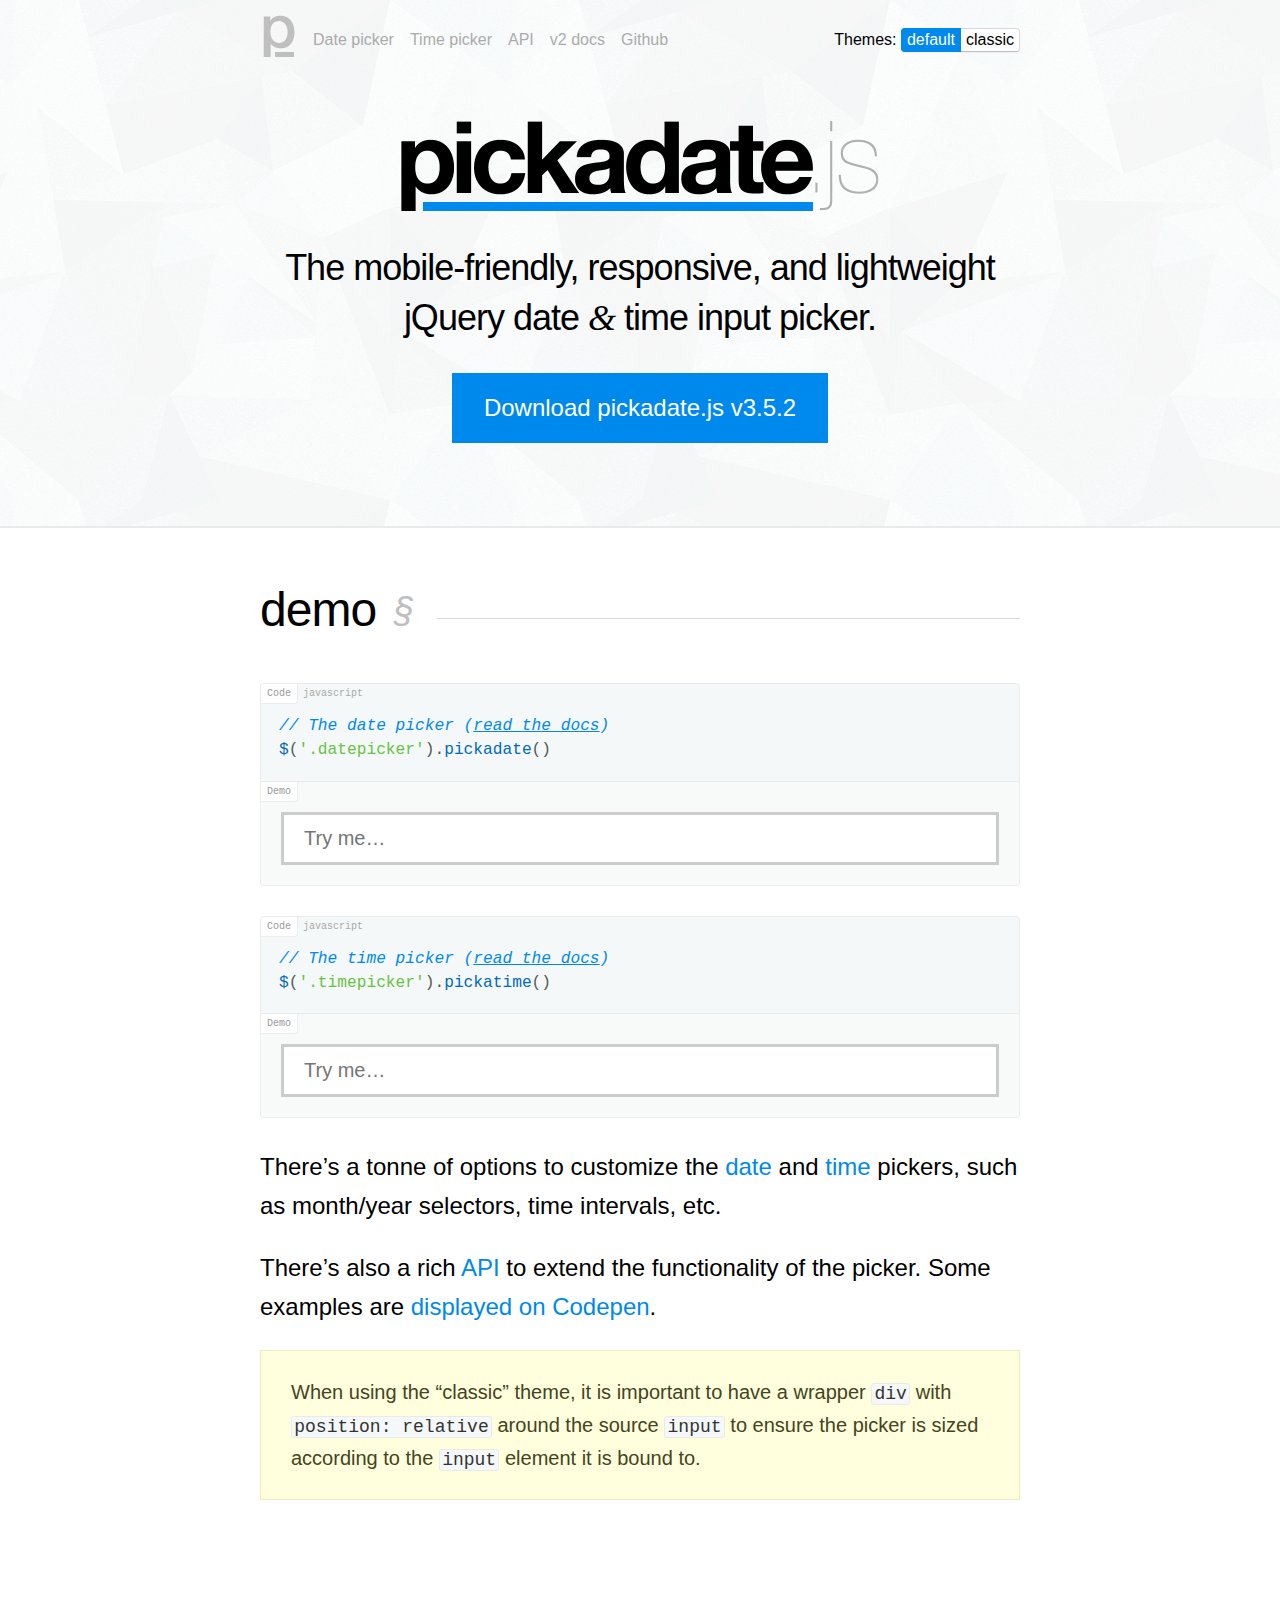
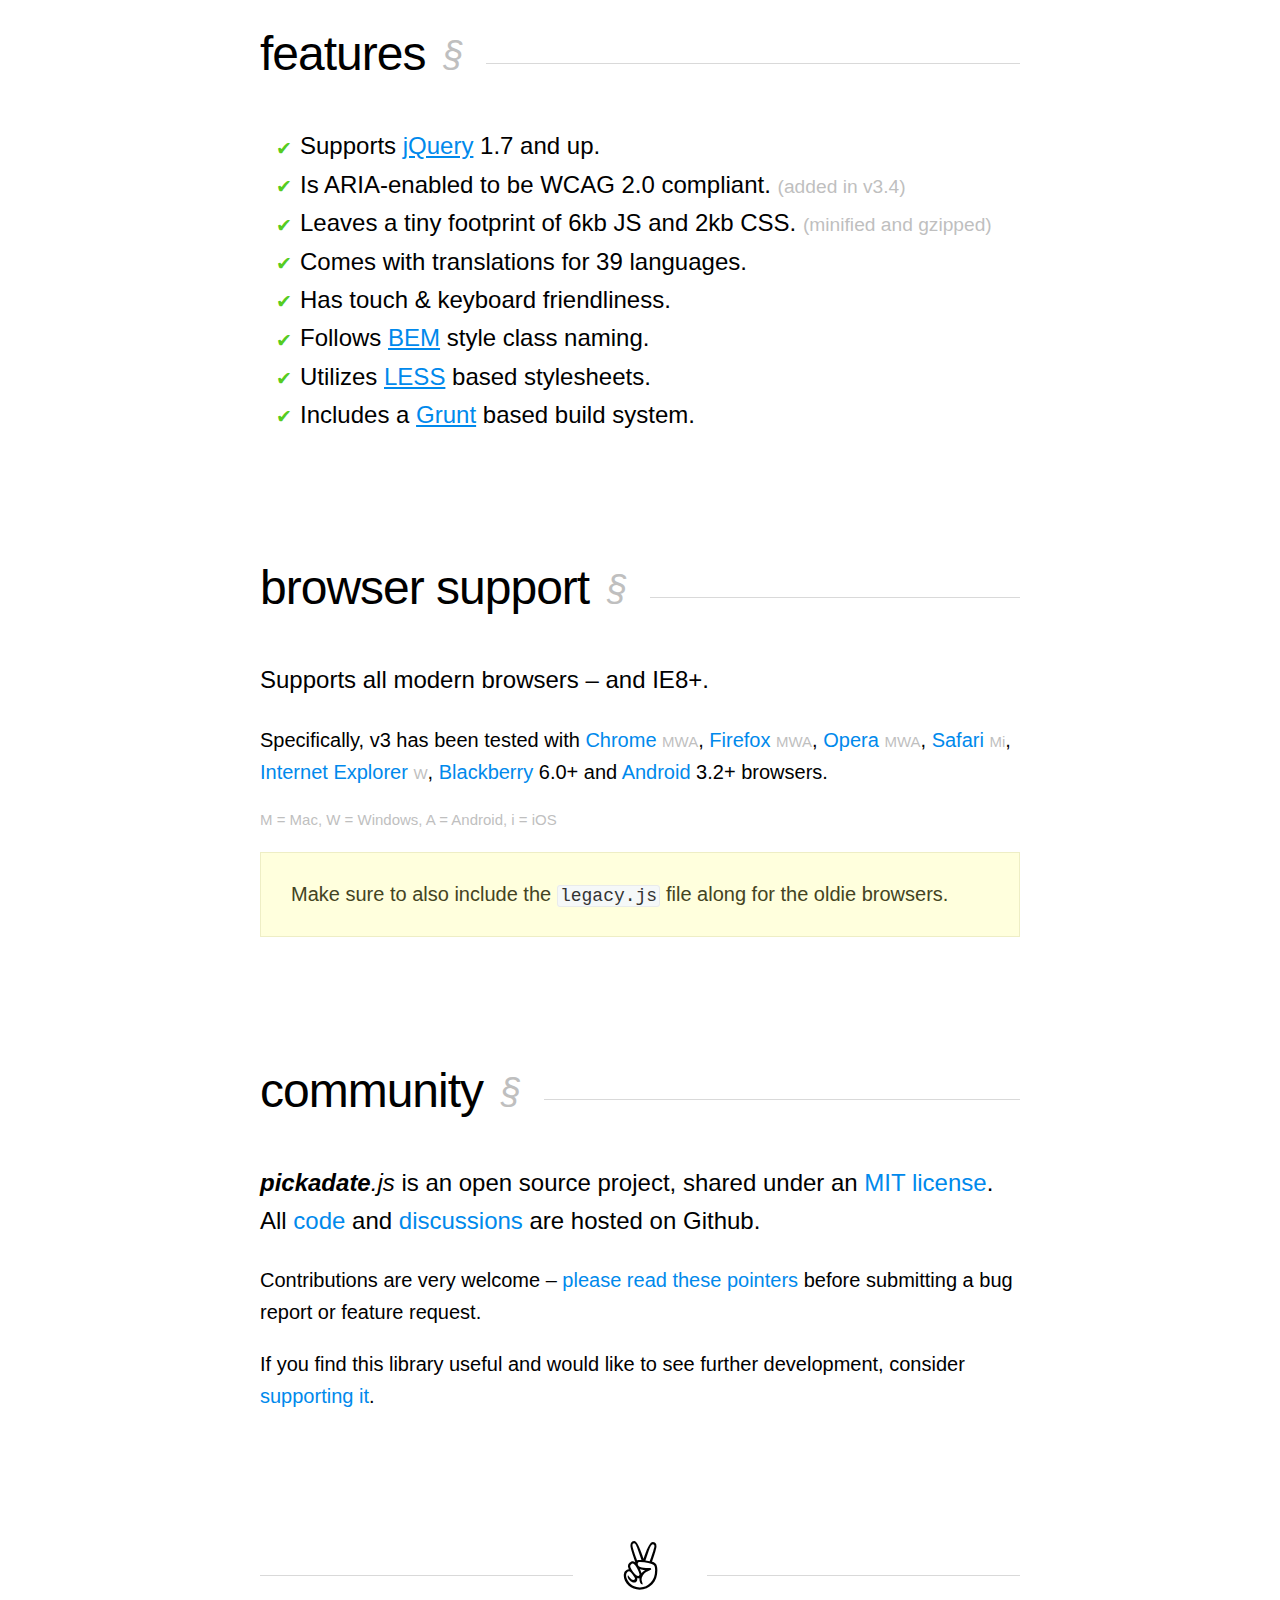
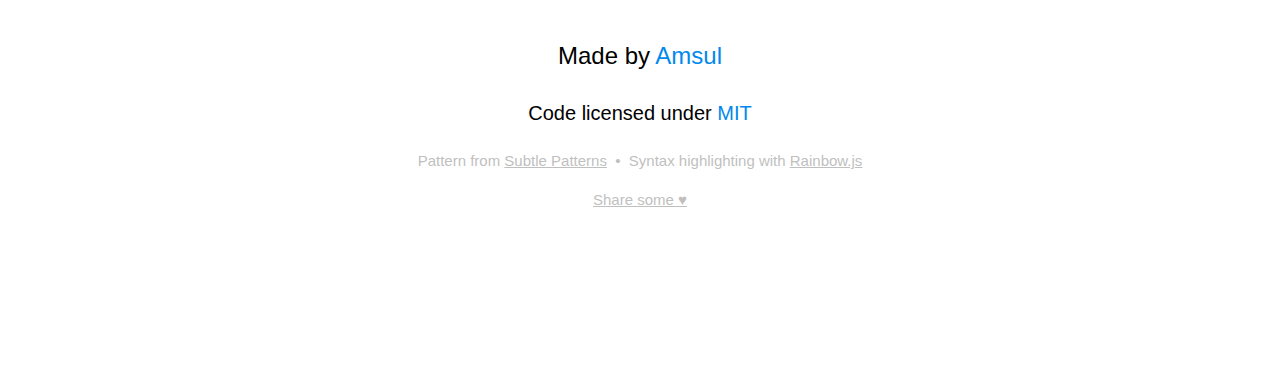
<file: pickadate.js-3.5.2/index.htm>
<!doctype html>

<meta charset="utf-8">

<meta name="author" content="Amsul - http://amsul.ca">

<meta name="viewport" content="width=device-width">
<meta http-equiv="cache-control" content="no-cache">
<meta http-equiv="pragma" content="no-cache">
<meta http-equiv="X-UA-Compatible" content="IE=Edge">

<title>pickadate.js</title>

<link rel="shortcut icon" href="demo/images/favicon.ico">
<link rel="stylesheet" href="demo/styles/css/main.css">
<link rel="stylesheet" href="lib/themes/default.css" id="theme_base">
<link rel="stylesheet" href="lib/themes/default.date.css" id="theme_date">
<link rel="stylesheet" href="lib/themes/default.time.css" id="theme_time">

<!--[if lt IE 9]>
    <script>document.createElement('section')</script>
<![endif]-->


<body>


    <header class="section section--header section--splash">

        <div class="section__block section__block--scoped">
            <nav class="menu menu--header page-target" id="menu">
                <ul class="menu__list menu__list--header">
                    <li class="menu__item menu__item--touch menu__item--logo"><a class="menu__link menu__link--dimmed" href="index.htm"><span class="logocon"><span class="logocon__p">p</span><span class="logocon__u"></span></span></a></li>
                    <li class="menu__item menu__item--touch menu__item--toggle">
                        <a class="menu__link menu__link--dimmed page-target__display" href="#menu"><span class="page-target__toggle"></span></a>
                        <a class="menu__link menu__link--dimmed page-target__display--flip" href="#"><span class="page-target__toggle"></span></a>
                    </li>
                    <li class="menu__item menu__item--clear"></li>
                    <li class="menu__item menu__item--responsive page-target__reveal"><a class="menu__link menu__link--dimmed" href="date.htm">Date picker</a></li>
                    <li class="menu__item menu__item--responsive page-target__reveal"><a class="menu__link menu__link--dimmed" href="time.htm">Time picker</a></li>
                    <li class="menu__item menu__item--responsive page-target__reveal"><a class="menu__link menu__link--dimmed" href="api.htm">API</a></li>
                    <li class="menu__item menu__item--responsive page-target__reveal"><a class="menu__link menu__link--dimmed" href="v2-(deprecated)/index.htm">v2 docs</a></li>
                    <li class="menu__item menu__item--responsive page-target__reveal"><a class="menu__link menu__link--dimmed" href="https://github.com/amsul/pickadate.js">Github</a></li>
                    <li class="menu__item menu__item--responsive page-target__reveal menu__item--trail">
                        <span class="menu__link">Themes: <input class="theme-toggle__input" type="radio" id="show_theme_default" name="show_theme" value="default" checked hidden><label class="theme-toggle__label theme-toggle__label--first" for="show_theme_default">default</label><input class="theme-toggle__input" type="radio" id="show_theme_classic" name="show_theme" value="classic" hidden><label class="theme-toggle__label theme-toggle__label--last" for="show_theme_classic" class="checked-negative">classic</label></span>
                    </li>
                </ul>
            </nav>
        </div> <!-- .section__block -->

        
<div class="section__block text-center">
    <h1 class="heading heading--splash"><img src="demo/images/logo.png" alt="pickadate.js" width="478" height="90"></h1>
    <h2 class="heading heading--thin">The mobile-friendly, responsive, and&nbsp;lightweight<br>jQuery date <span class="ampersand">&amp;</span> time input picker.</h2>
    <h3 class="heading heading--thin"><a class="button" href="https://github.com/amsul/pickadate.js/archive/3.5.2.zip">Download pickadate.js v3.5.2</a></h3>
    <div class="groupset groupset--splash">
        <span class="groupset__item"><iframe src="http://ghbtns.com/github-btn.html?user=amsul&repo=pickadate.js&size=large&type=watch&count=true" allowtransparency="true" frameborder="0" scrolling="0" width="145" height="30"></iframe></span>
        <span class="groupset__item"><iframe src="http://ghbtns.com/github-btn.html?user=amsul&repo=pickadate.js&size=large&type=fork&count=true" allowtransparency="true" frameborder="0" scrolling="0" width="135" height="30"></iframe></span>
    </div>
</div> <!-- .section__block -->


    </header> <!-- .section -->


    


<section class="section">

    <div class="section__block section__block--scoped">

        <h2 class="heading heading--one heading--divide heading--divide-first"><span class="heading__text">Demo<a class="heading__anchor" name="demo" href="#demo">&sect;</a></span></h2>

        <pre class="pre--demo"><code data-language="javascript">// The date picker (<a href="date.htm">read the docs</a>)
$('.datepicker').pickadate()</code></pre>
        <fieldset class="fieldset fieldset--demo"><div class="fieldset__wrapper"><input class="fieldset__input js__datepicker" type="text" placeholder="Try me&hellip;"></div></fieldset>

        <pre class="pre--demo"><code data-language="javascript">// The time picker (<a href="time.htm">read the docs</a>)
$('.timepicker').pickatime()</code></pre>
        <fieldset class="fieldset fieldset--demo"><div class="fieldset__wrapper"><input class="fieldset__input js__timepicker" type="text" placeholder="Try me&hellip;"></div></fieldset>

        <div class="heading--three">
            <p>There’s a tonne of options to customize the <a href="date.htm">date</a> and <a href="time.htm">time</a> pickers, such as month/year selectors, time intervals, etc.</p>
            <p>There’s also a rich <a href="api.htm">API</a> to extend the functionality of the picker. Some examples are <a href="http://codepen.io/collection/vLcih">displayed on Codepen</a>.</p>
        </div>

        <div class="section__block section__block--notification">
            <p>When using the “classic” theme, it is important to have a wrapper <code>div</code> with <code>position: relative</code> around the source <code>input</code> to ensure the picker is sized according to the <code>input</code> element it is bound to.</p>
        </div>

    </div> <!-- .section__block -->

    <div class="section__block section__block--scoped">

        <h2 class="heading heading--one heading--divide"><span class="heading__text">Features<a class="heading__anchor" name="features" href="#features">&sect;</a></span></h2>

        <div class="heading--three">
            <ul class="list list--checked">
                <li>Supports <a href="http://jquery.com">jQuery</a>  1.7 and up.</li>
                <li>Is ARIA-enabled to be WCAG 2.0 compliant. <small class="text-dimmed">(added in v3.4)</small></li>
                <li>Leaves a tiny footprint of 6kb JS and 2kb CSS. <small class="text-dimmed">(minified and gzipped)</small></li>
                <li>Comes with translations for 39 languages.</li>
                <li>Has touch &amp; keyboard friendliness.</li>
                <li>Follows <a href="http://bem.info/">BEM</a> style class naming.</li>
                <li>Utilizes <a href="http://lesscss.org/">LESS</a> based stylesheets.</li>
                <li>Includes a <a href="http://gruntjs.com/">Grunt</a> based build system.</li>
            </ul>
        </div>

    </div> <!-- .section__block -->

    <div class="section__block section__block--scoped">

        <h2 class="heading heading--one heading--divide"><span class="heading__text">Browser Support<a class="heading__anchor" name="browser-support" href="#browser-support">&sect;</a></span></h2>

        <p class="heading--three">Supports all modern browsers – and IE8+.</p>
        <p>Specifically, v3 has been tested with <a href="https://www.google.com/chrome/">Chrome</a> <small class="text-dimmed text-tiny">MWA</small>, <a href="http://www.mozilla.org/firefox/">Firefox</a> <small class="text-dimmed text-tiny">MWA</small>, <a href="http://www.opera.com/">Opera</a> <small class="text-dimmed text-tiny">MWA</small>, <a href="http://www.apple.com/ca/safari/">Safari</a> <small class="text-dimmed text-tiny">Mi</small>, <a href="http://windows.microsoft.com/ie/">Internet Explorer</a> <small class="text-dimmed text-tiny">W</small>, <a href="http://www.blackberry.com/">Blackberry</a> 6.0+ and <a href="http://www.android.com/">Android</a> 3.2+ browsers.</p>

        <small class="text-dimmed text-tiny">
            <p>M = Mac, W = Windows, A = Android, i = iOS</p>
        </small>

        <div class="section__block section__block--notification">
            <p>Make sure to also include the <code>legacy.js</code> file along for the oldie&nbsp;browsers.</p>
        </div>

    </div> <!-- .section__block -->

    <div class="section__block section__block--scoped">

        <h2 class="heading heading--one heading--divide"><span class="heading__text">Community<a class="heading__anchor" name="community" href="#community">&sect;</a></span></h2>

        <p class="heading--three"><i><b>pickadate</b>.js</i> is an open source project, shared under an <a href="">MIT license</a>. All <a href="https://github.com/amsul/pickadate.js">code</a> and <a href="https://github.com/amsul/pickadate.js/issues">discussions</a> are hosted on Github.</p>
        <p>Contributions are very welcome – <a href="https://github.com/amsul/pickadate.js/blob/gh-pages/CONTRIBUTING.md">please read these pointers</a> before submitting a bug report or feature request.</p>
        <p>If you find this library useful and would like to see further development, consider <a href="http://selz.co/1g80kCZ">supporting it</a>.</p>

    </div> <!-- .section__block -->

</section> <!-- .section -->




    <footer class="section section--footer">

        <div class="section__block section__block--scoped text-center">
            <h2 class="heading heading--one heading--divide-center"><span class="heading__text peace">&#x270C;</span></h2>
            <p class="heading heading--three heading--thin">Made by <a href="http://twitter.com/amsul_">Amsul</a></p>
            <p>Code licensed under <a href="http://amsul.ca/MIT">MIT</a></p>
            <div class="text-tiny text-dimmed">
                <p>Pattern from <a href="http://subtlepatterns.com/">Subtle Patterns</a>&nbsp;&nbsp;•&nbsp;&nbsp;Syntax highlighting with <a href="http://craig.is/making/rainbows">Rainbow.js</a></p>
                <p><a href="http://selz.co/1g80kCZ">Share some &hearts;</a></p>
            </div>
        </div> <!-- .section__block -->

    </footer> <!-- .section -->


    <script src="http://code.jquery.com/jquery-1.10.2.min.js"></script>
    <script>window.jQuery||document.write('<script src="tests/jquery.2.0.0.js"><\/script>')</script>
    <script src="lib/picker.js"></script>
    <script src="lib/picker.date.js"></script>
    <script src="lib/picker.time.js"></script>
    <script src="lib/legacy.js"></script>
    <script src="demo/scripts/demo.js"></script>
    <script src="demo/scripts/rainbow.js"></script>
    <script type="text/javascript">
        var _gaq = _gaq || [];
        _gaq.push(['_setAccount', 'UA-36321179-2']);
        _gaq.push(['_trackPageview']);
        (function() {
            var ga = document.createElement('script'); ga.type = 'text/javascript'; ga.async = true;
            ga.src = ('https:' == document.location.protocol ? 'https://ssl' : 'http://www') + '.google-analytics.com/ga.js';
            var s = document.getElementsByTagName('script')[0]; s.parentNode.insertBefore(ga, s);
        })();
    </script>


</body>
</file>
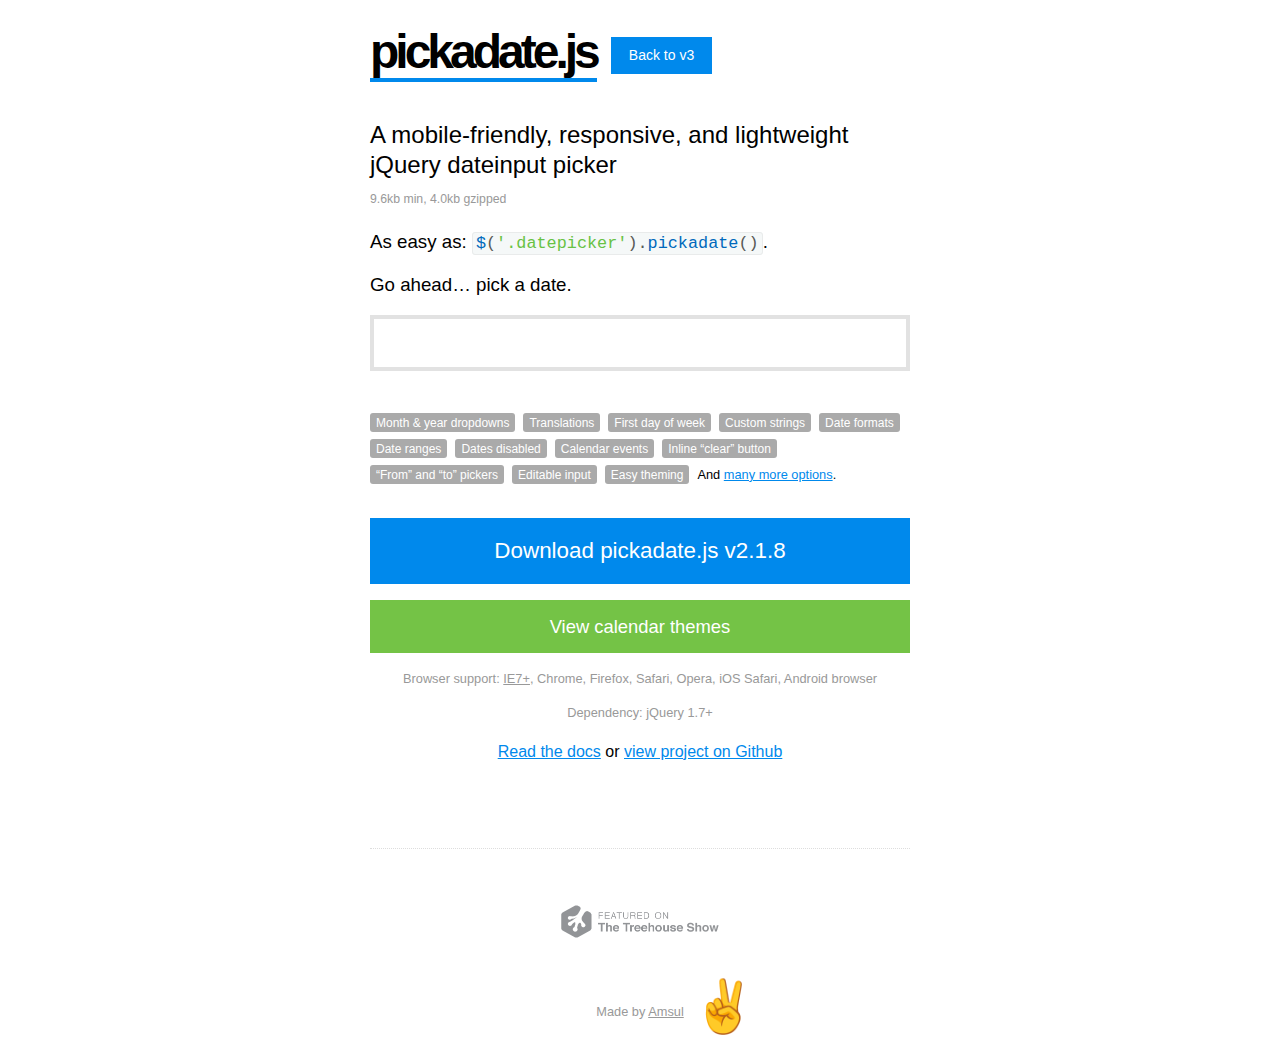
<file: pickadate.js-3.5.2/v2-(deprecated)/index.htm>
<!doctype html>

<meta charset="utf-8">

<meta name="author" content="Amsul - http://amsul.ca">
<meta name="viewport" content="width=device-width,maximum-scale=1">
<meta http-equiv="cache-control" content="no-cache">
<meta http-equiv="pragma" content="no-cache">
<meta http-equiv="X-UA-Compatible" content="IE=Edge">

<title>Pickadate.js</title>

<link rel="stylesheet" href="demo/style.css">
<link rel="stylesheet" href="themes/pickadate.01.default.css">

<!--[if lt IE 9]>
    <script>document.createElement('section')</script>
<![endif]-->


<body>


    <section class="holder holder-top">

        <h1><strong title="Pick a Date" class="underline-highlight">pickadate.js</strong><a class="button button-header" href="../index.htm">Back to v3</a></h1>
        <h2>A mobile-friendly, responsive, and lightweight jQuery dateinput picker<br><small class="dimmed"><small><small>9.6kb min, 4.0kb gzipped</small></small></small></h2>

        <h3>As easy as: <code data-language="javascript">$('.datepicker').pickadate()</code>.</h3>
        <h3>Go ahead&hellip; pick a date.</h3>

        <fieldset>
            <input id="input_01" class="datepicker" type="text">
        </fieldset>

        <ul class="list-inline clear">
            <li><a class="button-pill" href="docs.htm#selectors">Month &amp; year dropdowns</a></li>
            <li><a class="button-pill" href="docs.htm#translations">Translations</a></li>
            <li><a class="button-pill" href="docs.htm#first_day">First day of week</a></li>
            <li><a class="button-pill" href="docs.htm#strings">Custom strings</a></li>
            <li><a class="button-pill" href="docs.htm#formats">Date formats</a></li>
            <li><a class="button-pill" href="docs.htm#ranges">Date ranges</a></li>
            <li><a class="button-pill" href="docs.htm#disable_dates">Dates disabled</a></li>
            <li><a class="button-pill" href="docs.htm#events">Calendar events</a></li>
            <li><a class="button-pill" href="docs.htm#api_clear">Inline &ldquo;clear&rdquo; button</a></li>
            <li><a class="button-pill" href="docs.htm#api_from_to">&ldquo;From&rdquo; and &ldquo;to&rdquo; pickers</a></li>
            <li><a class="button-pill" href="docs.htm#simple">Editable input</a></li>
            <li><a class="button-pill" href="themes.htm">Easy theming</a></li>
            <li><small>And <a href="docs.htm">many more options</a>.</small></li>
        </ul>


        <div class="aligncenter">
            <p><a class="button-full" href="https://github.com/amsul/pickadate.js/archive/2.1.8.zip">Download pickadate.js v2.1.8</a></p>
            <p><a class="button-full--secondary" href="themes.htm">View calendar themes</a></p>
            <small class="dimmed">
                <p>Browser support: <a class="dimmed" href="docs.htm#legacy">IE7+</a>, Chrome, Firefox, Safari, Opera, iOS Safari, Android browser</p>
                <p>Dependency: jQuery 1.7+</p>
            </small>
            <p><a href="docs.htm">Read the docs</a> or <a href="https://github.com/amsul/pickadate.js">view project on Github</a></p>
        </div>

    </section>


    <section class="holder holder-clean aligncenter">
        <h2><a href="http://blog.teamtreehouse.com/" target="_blank"><img width="158" height="33" src="demo/TreehouseShowFeature.png" alt="Featured on The Treehouse Show"></a></h2>
        <p class="dimmed"><small>Made by <a class="dimmed" href="https://twitter.com/amsul_" target="_blank">Amsul</a><span class="peace"></span></small></p>
    </section>


    <script src="http://code.jquery.com/jquery-1.9.1.min.js"></script>
    <script src="demo/rainbow.js"></script>
    <script src="source/pickadate.legacy.js"></script>

    <script type="text/javascript">
        $( '[type=date], .datepicker' ).pickadate()
    </script>


    <script type="text/javascript">
      var _gaq = _gaq || [];
      _gaq.push(['_setAccount', 'UA-36321179-2']);
      _gaq.push(['_trackPageview']);

      (function() {
        var ga = document.createElement('script'); ga.type = 'text/javascript'; ga.async = true;
        ga.src = ('https:' == document.location.protocol ? 'https://ssl' : 'http://www') + '.google-analytics.com/ga.js';
        var s = document.getElementsByTagName('script')[0]; s.parentNode.insertBefore(ga, s);
      })();
    </script>


</body>
</file>
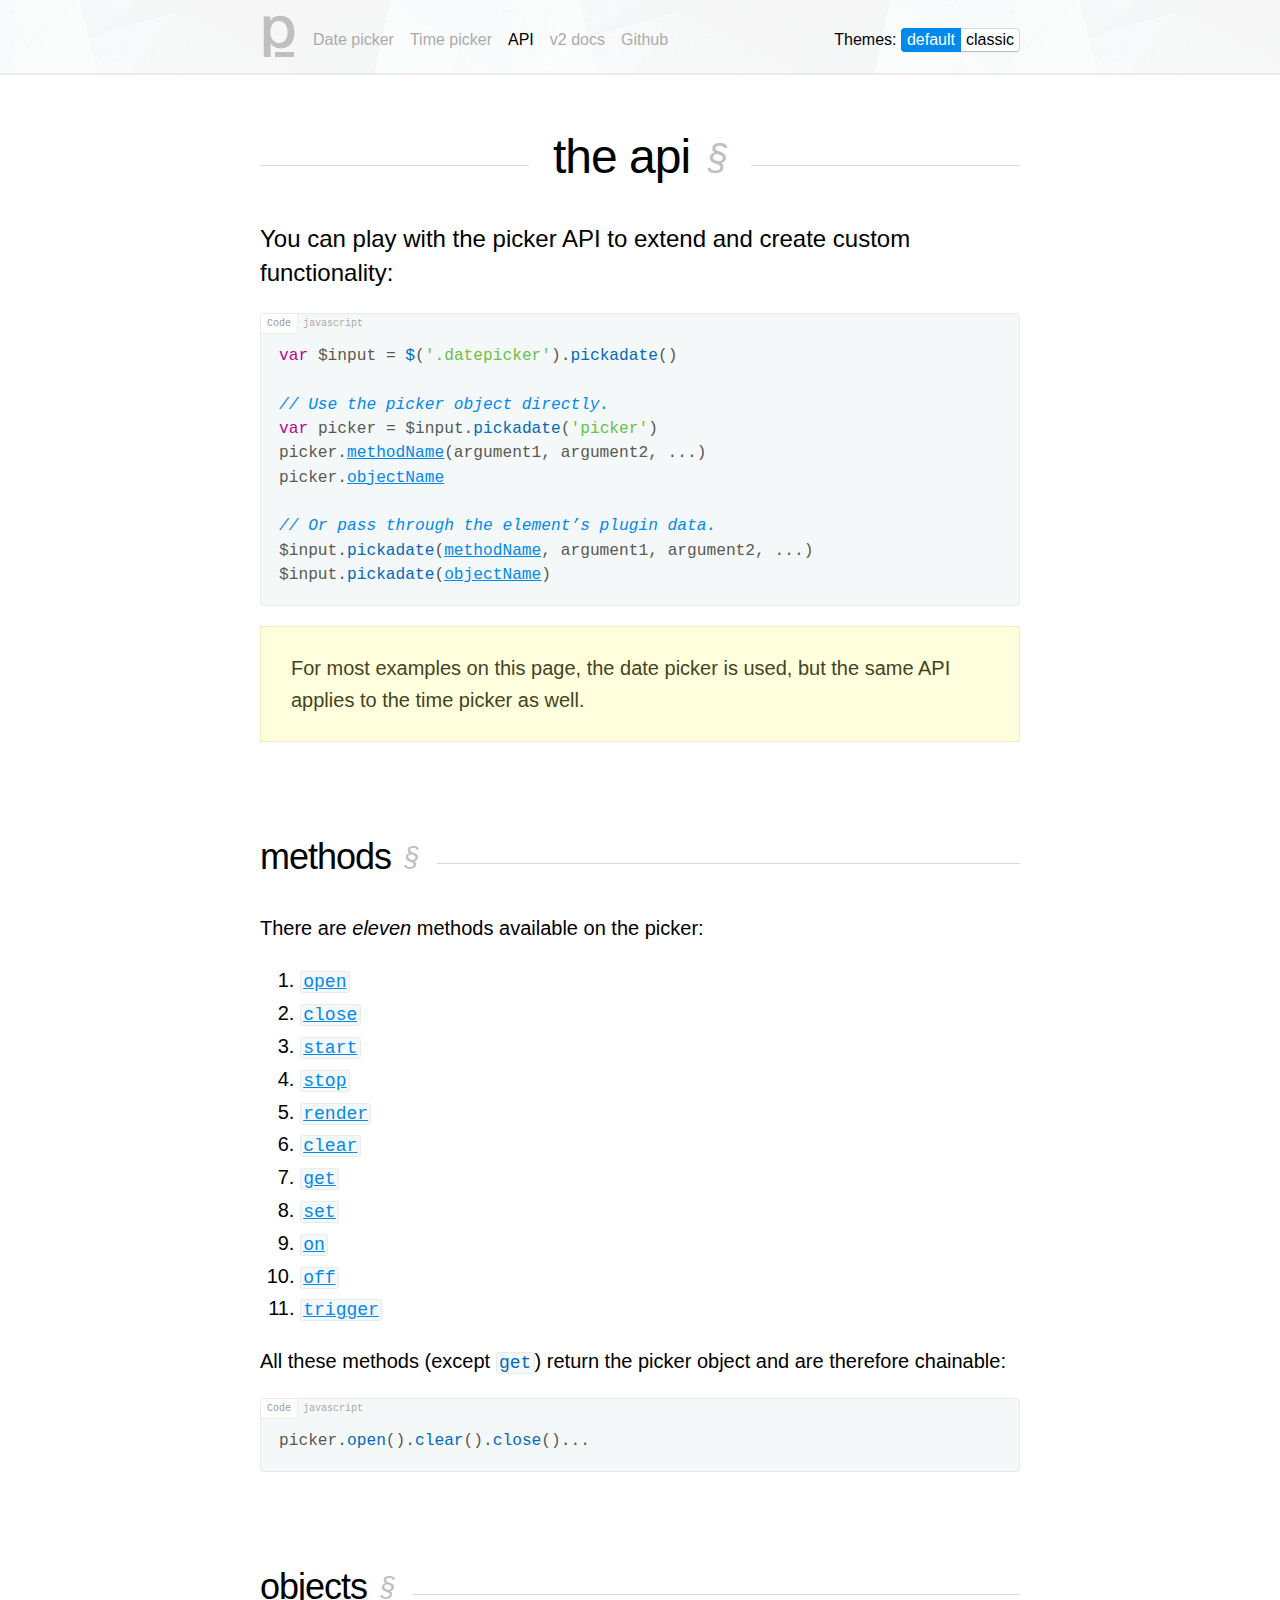
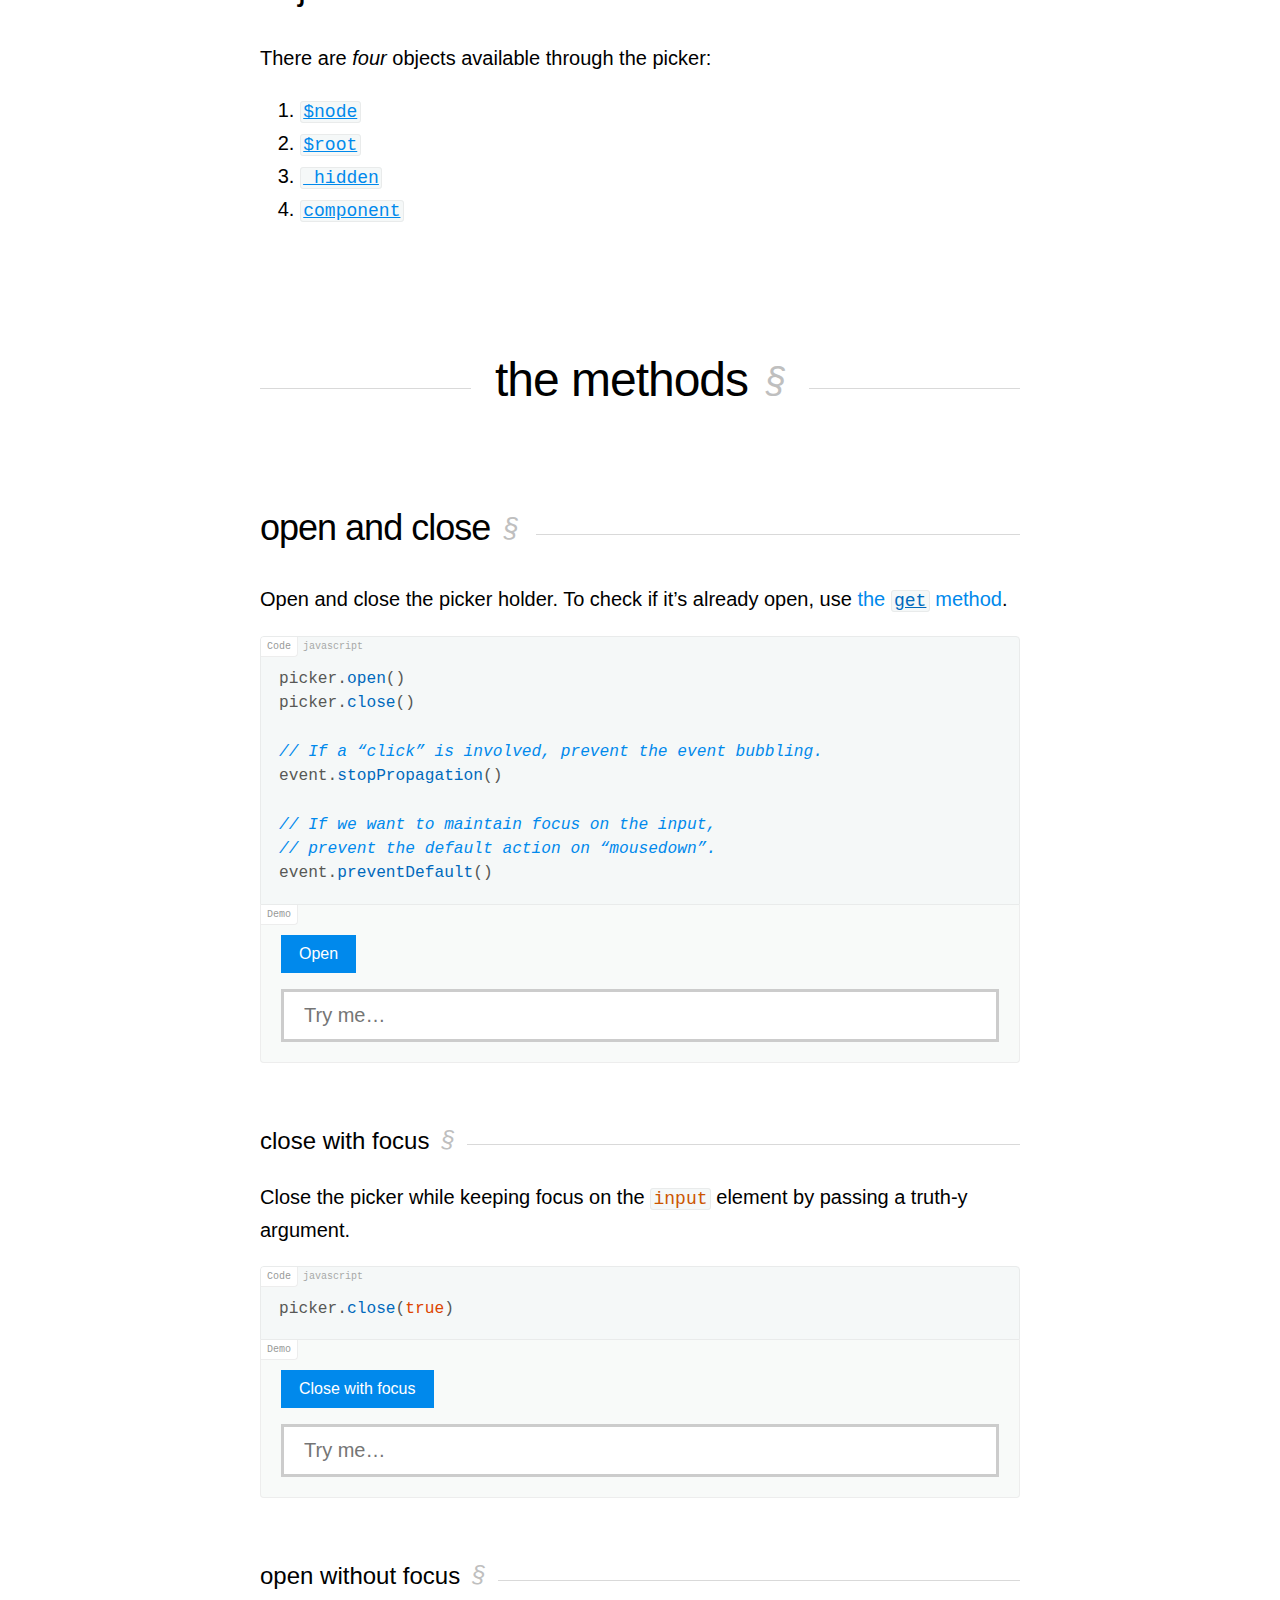
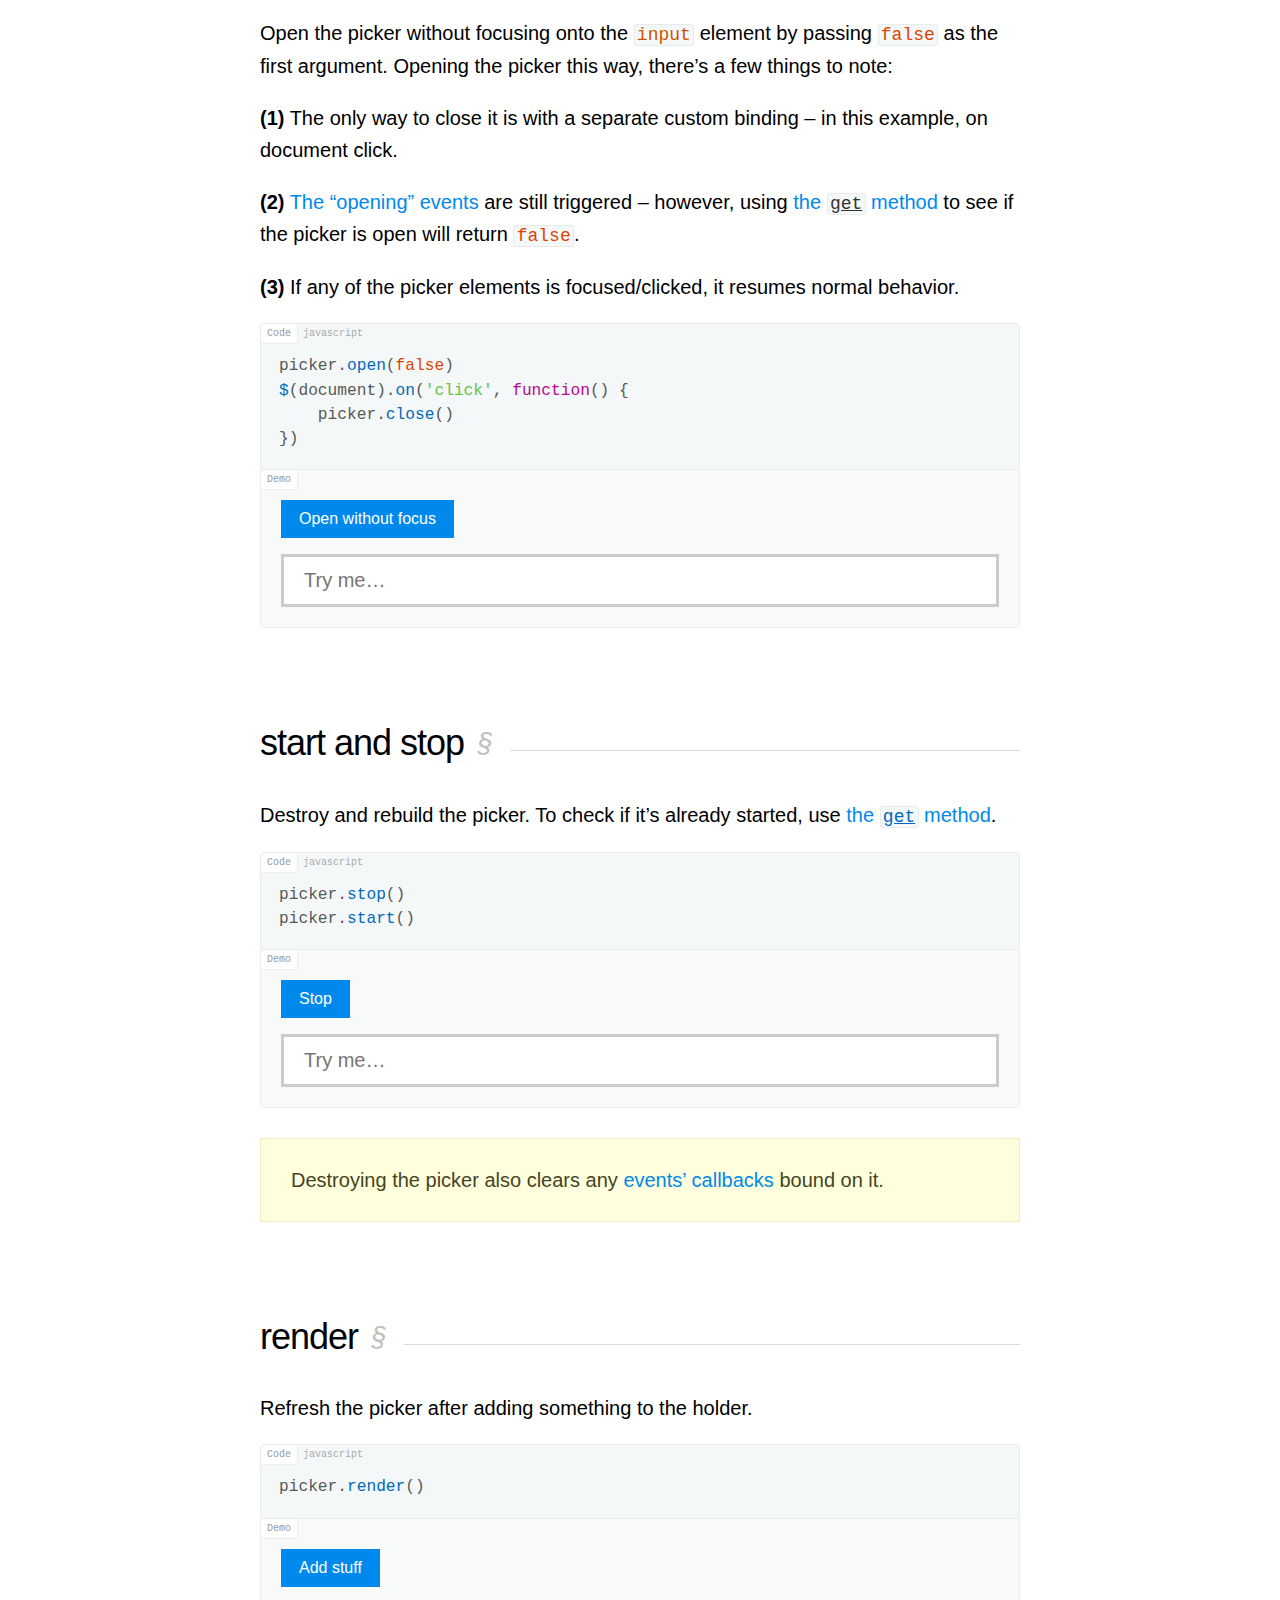
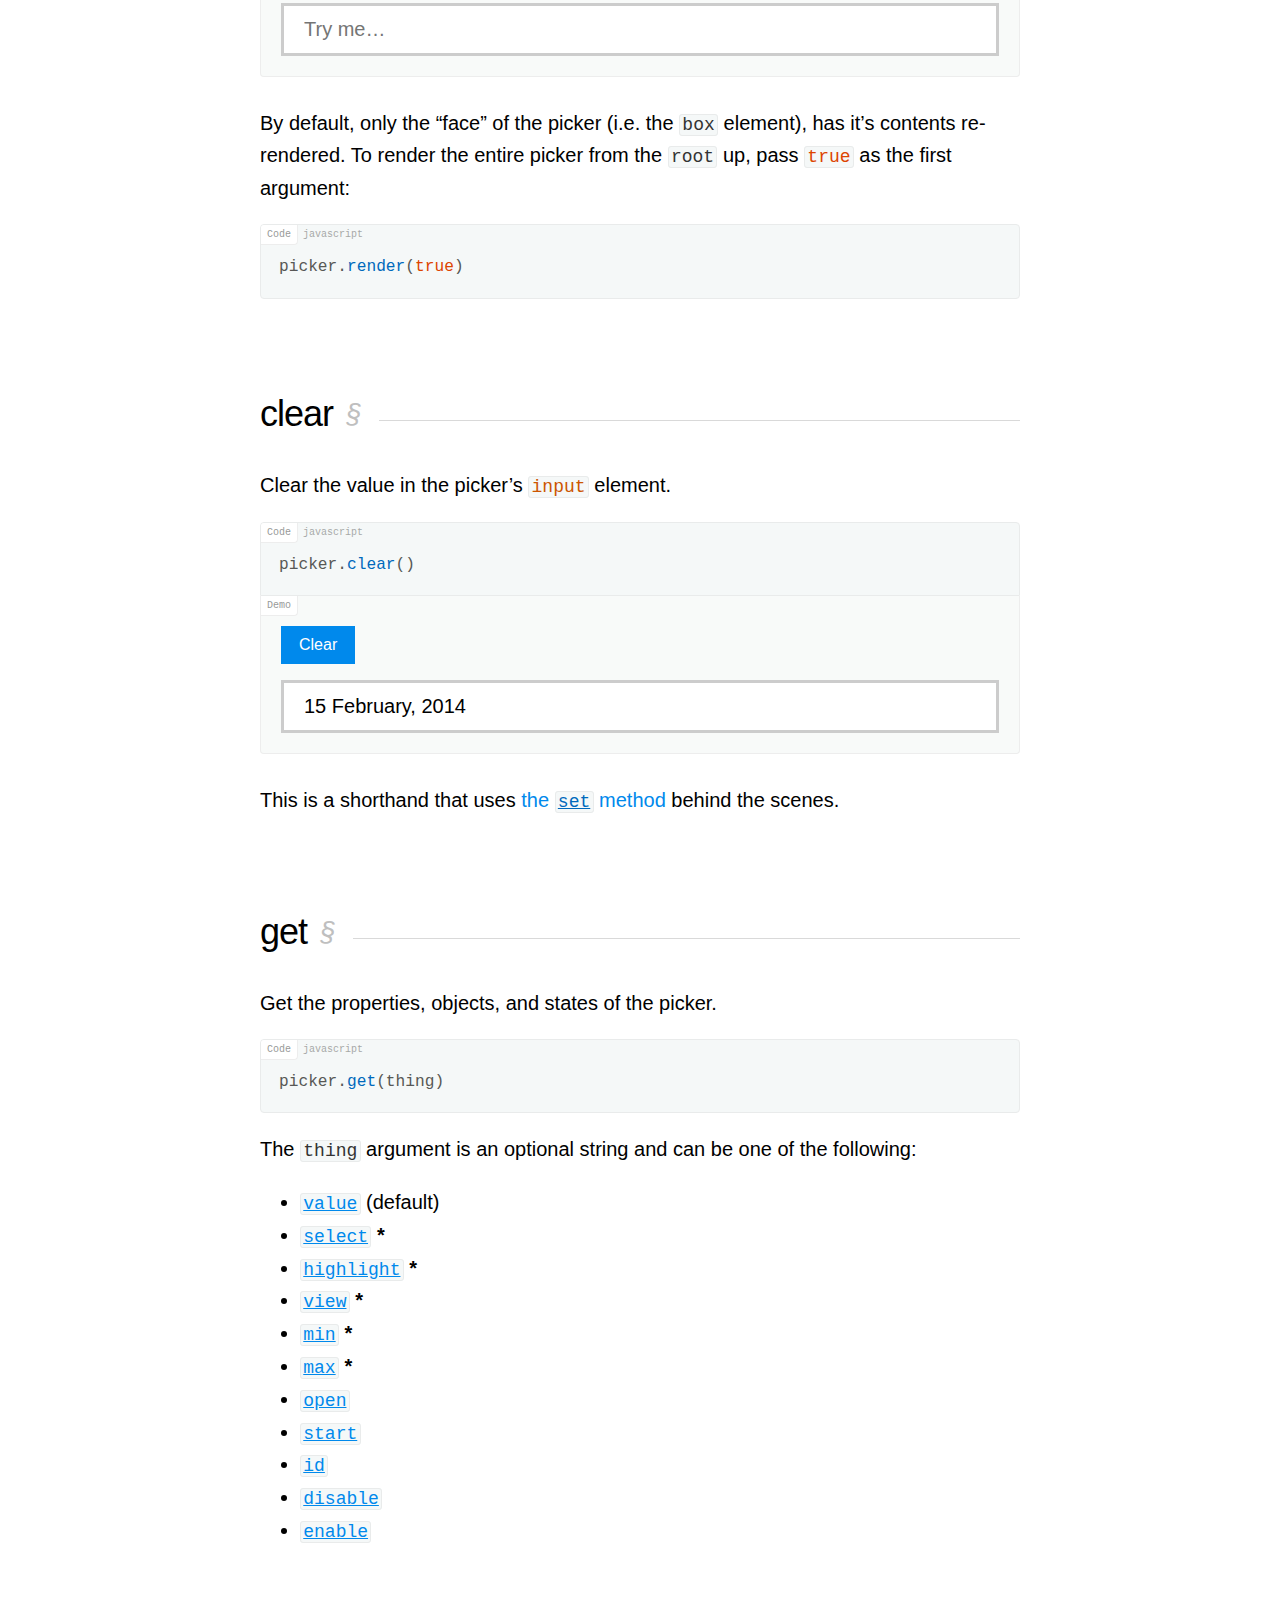
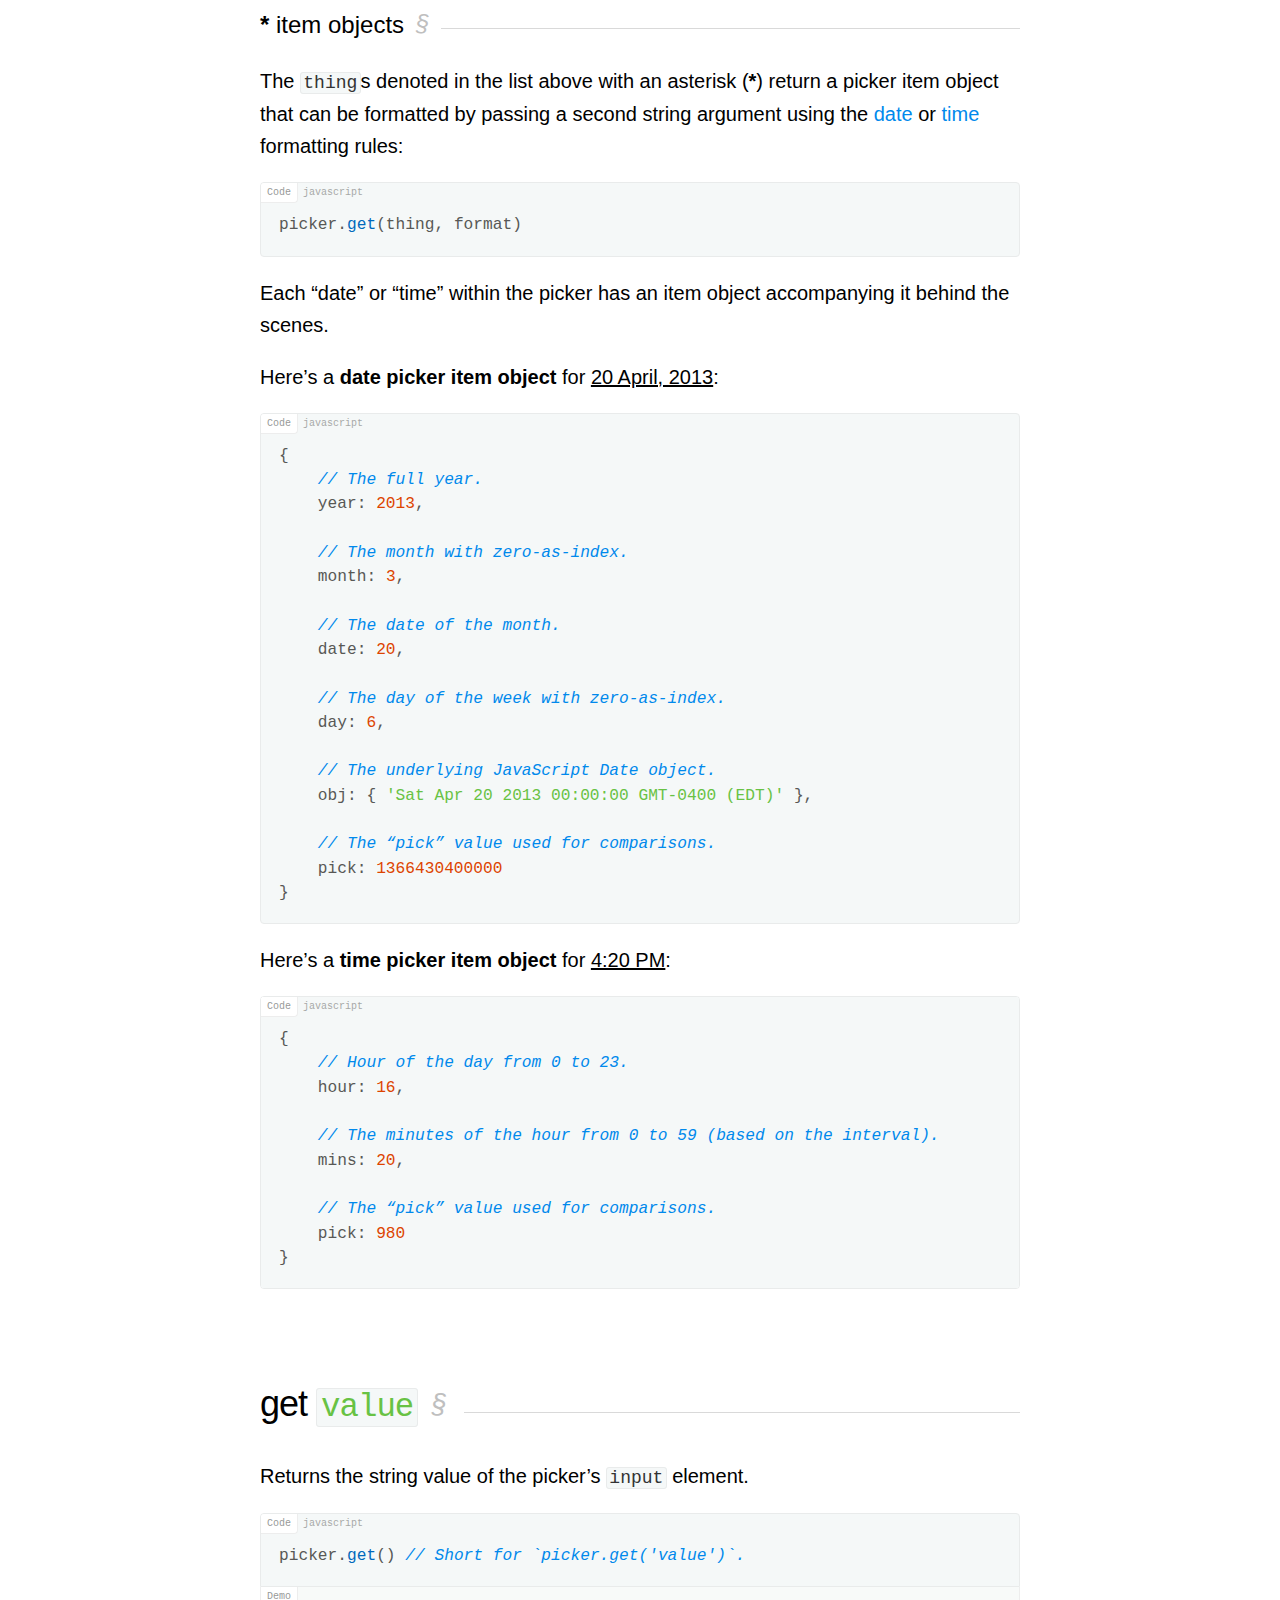
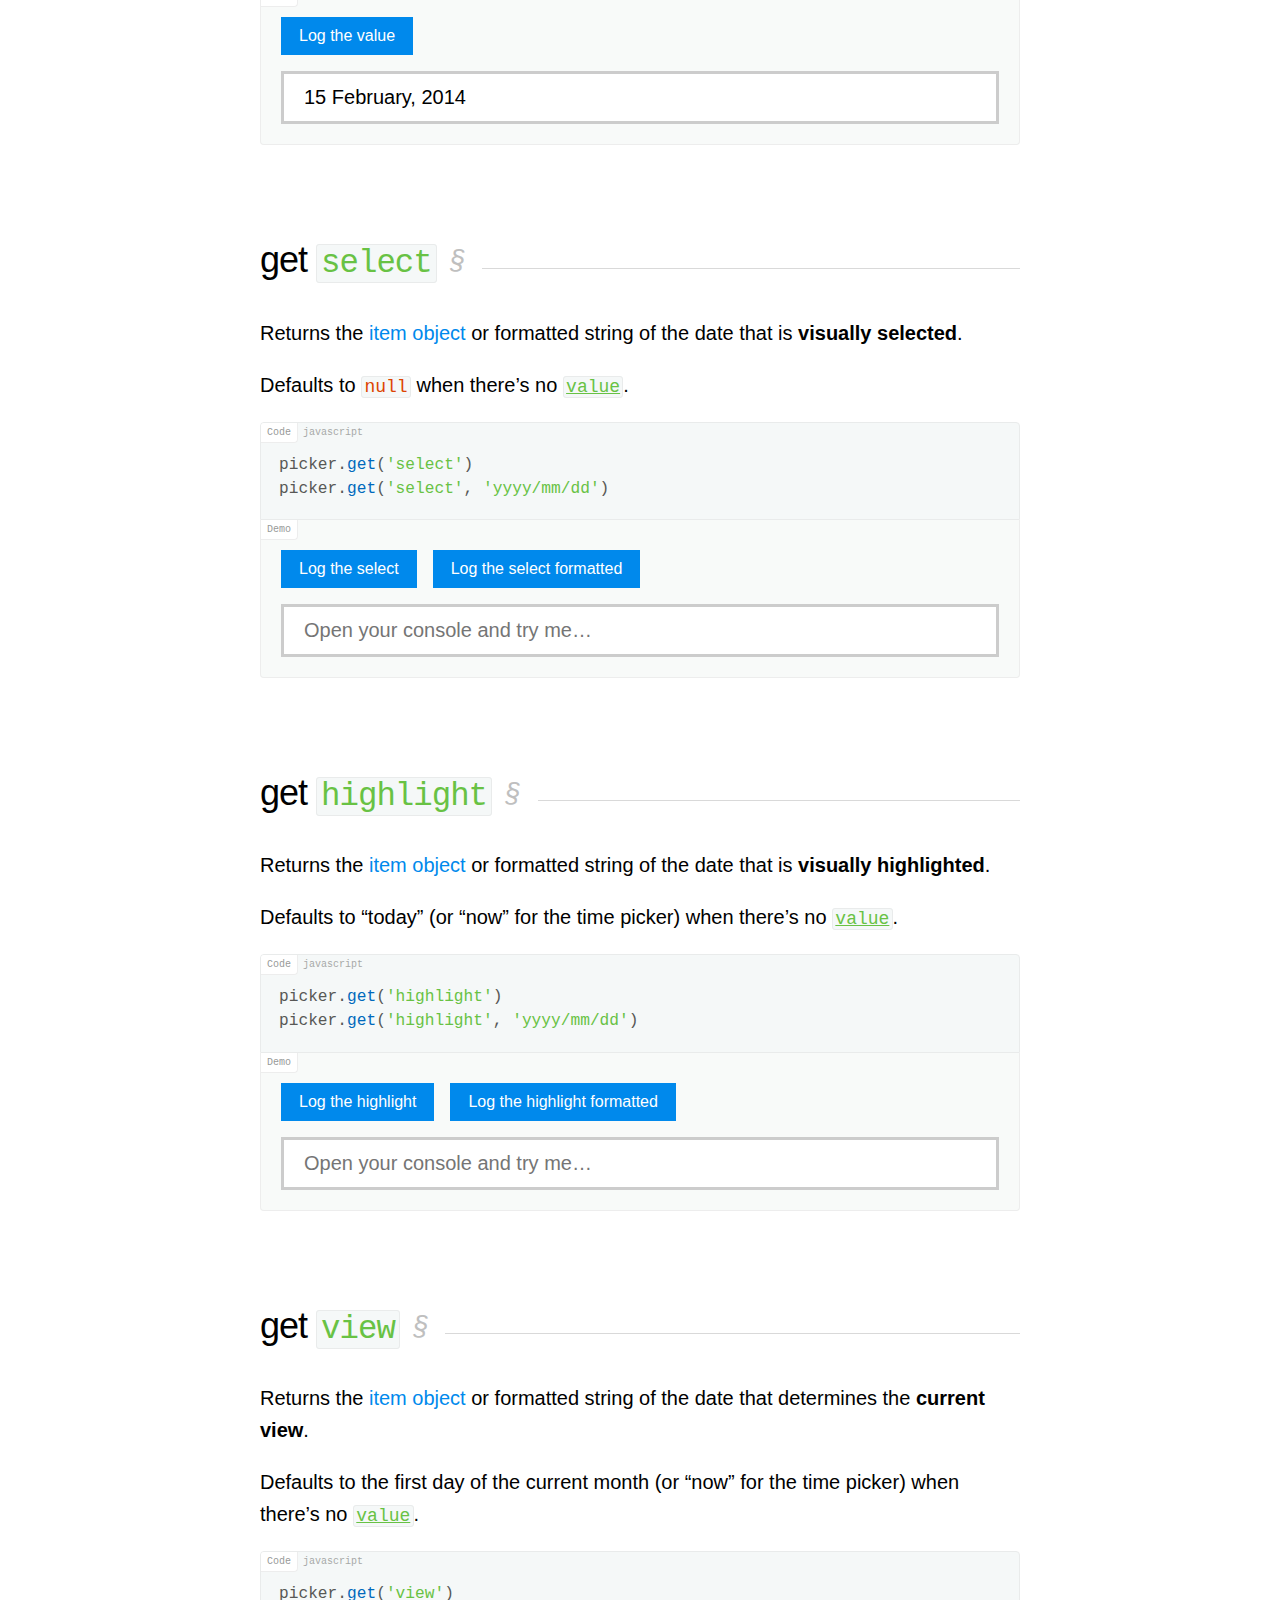
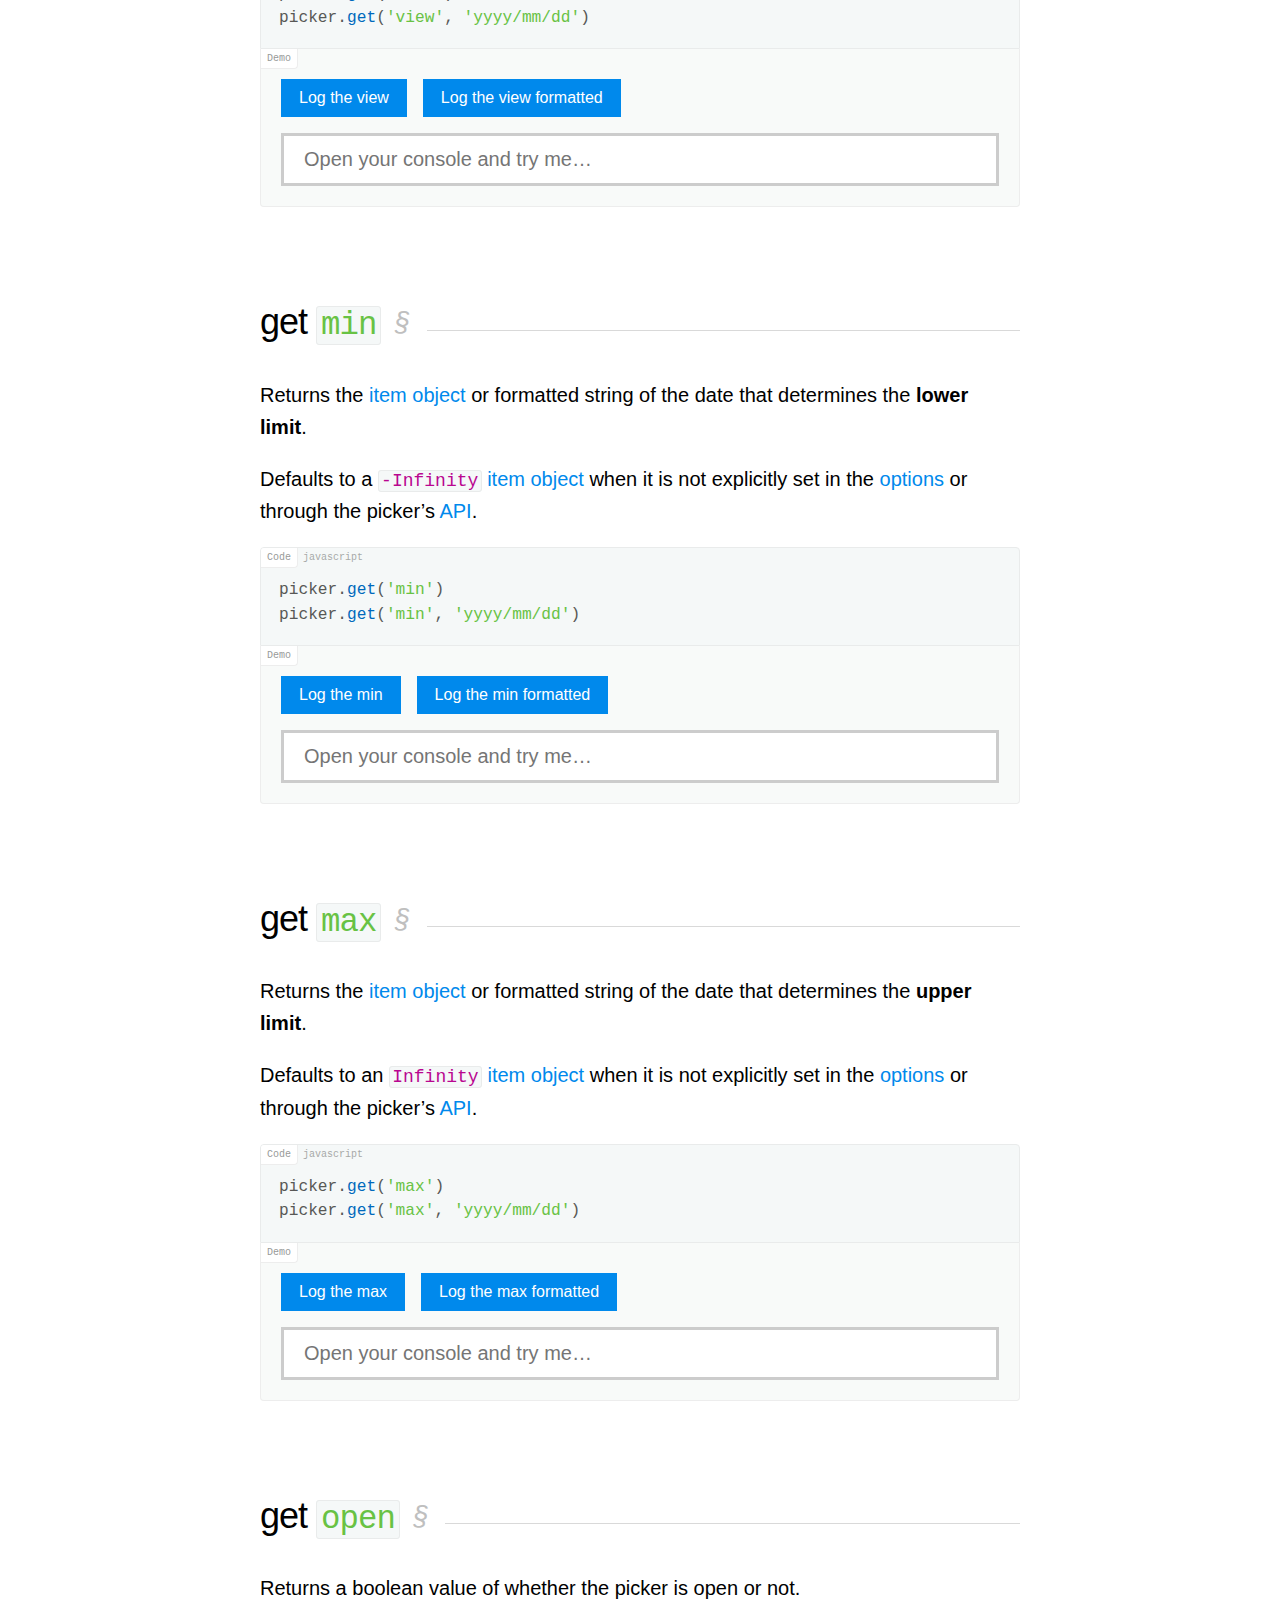
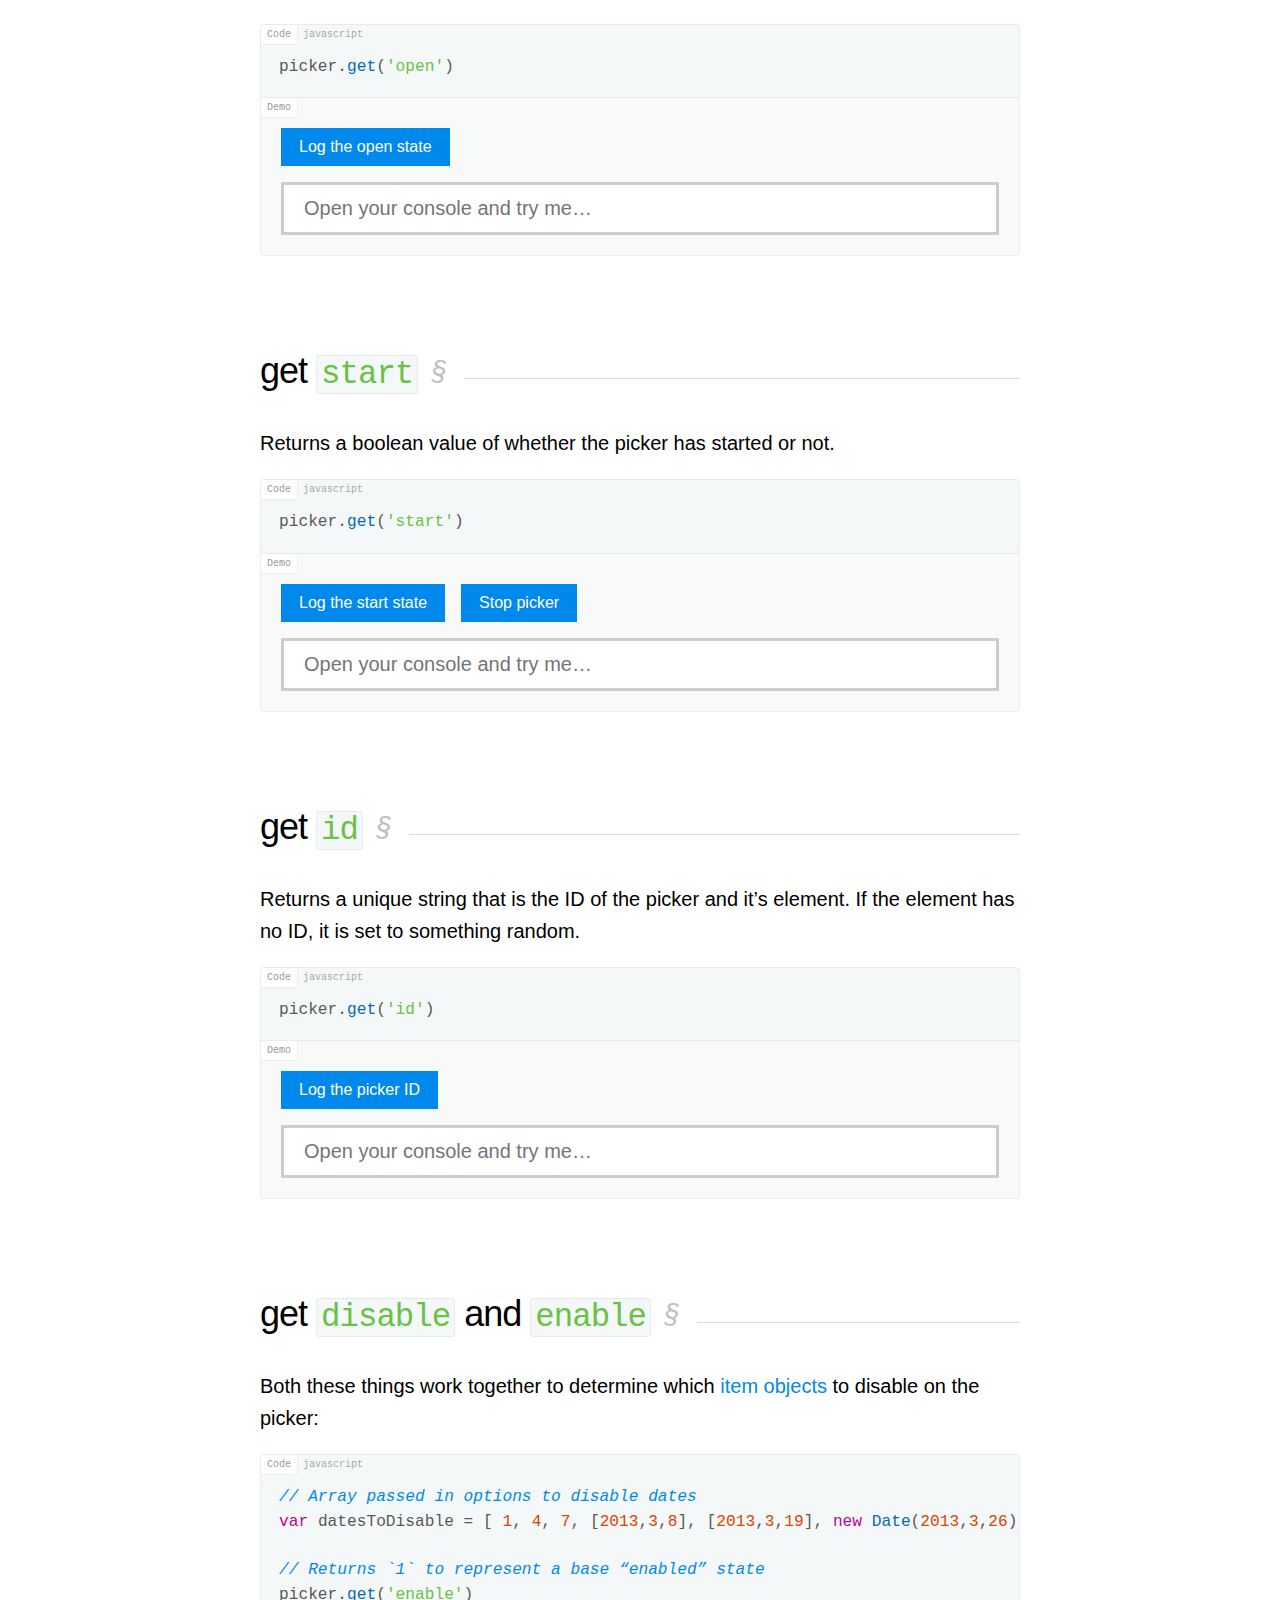
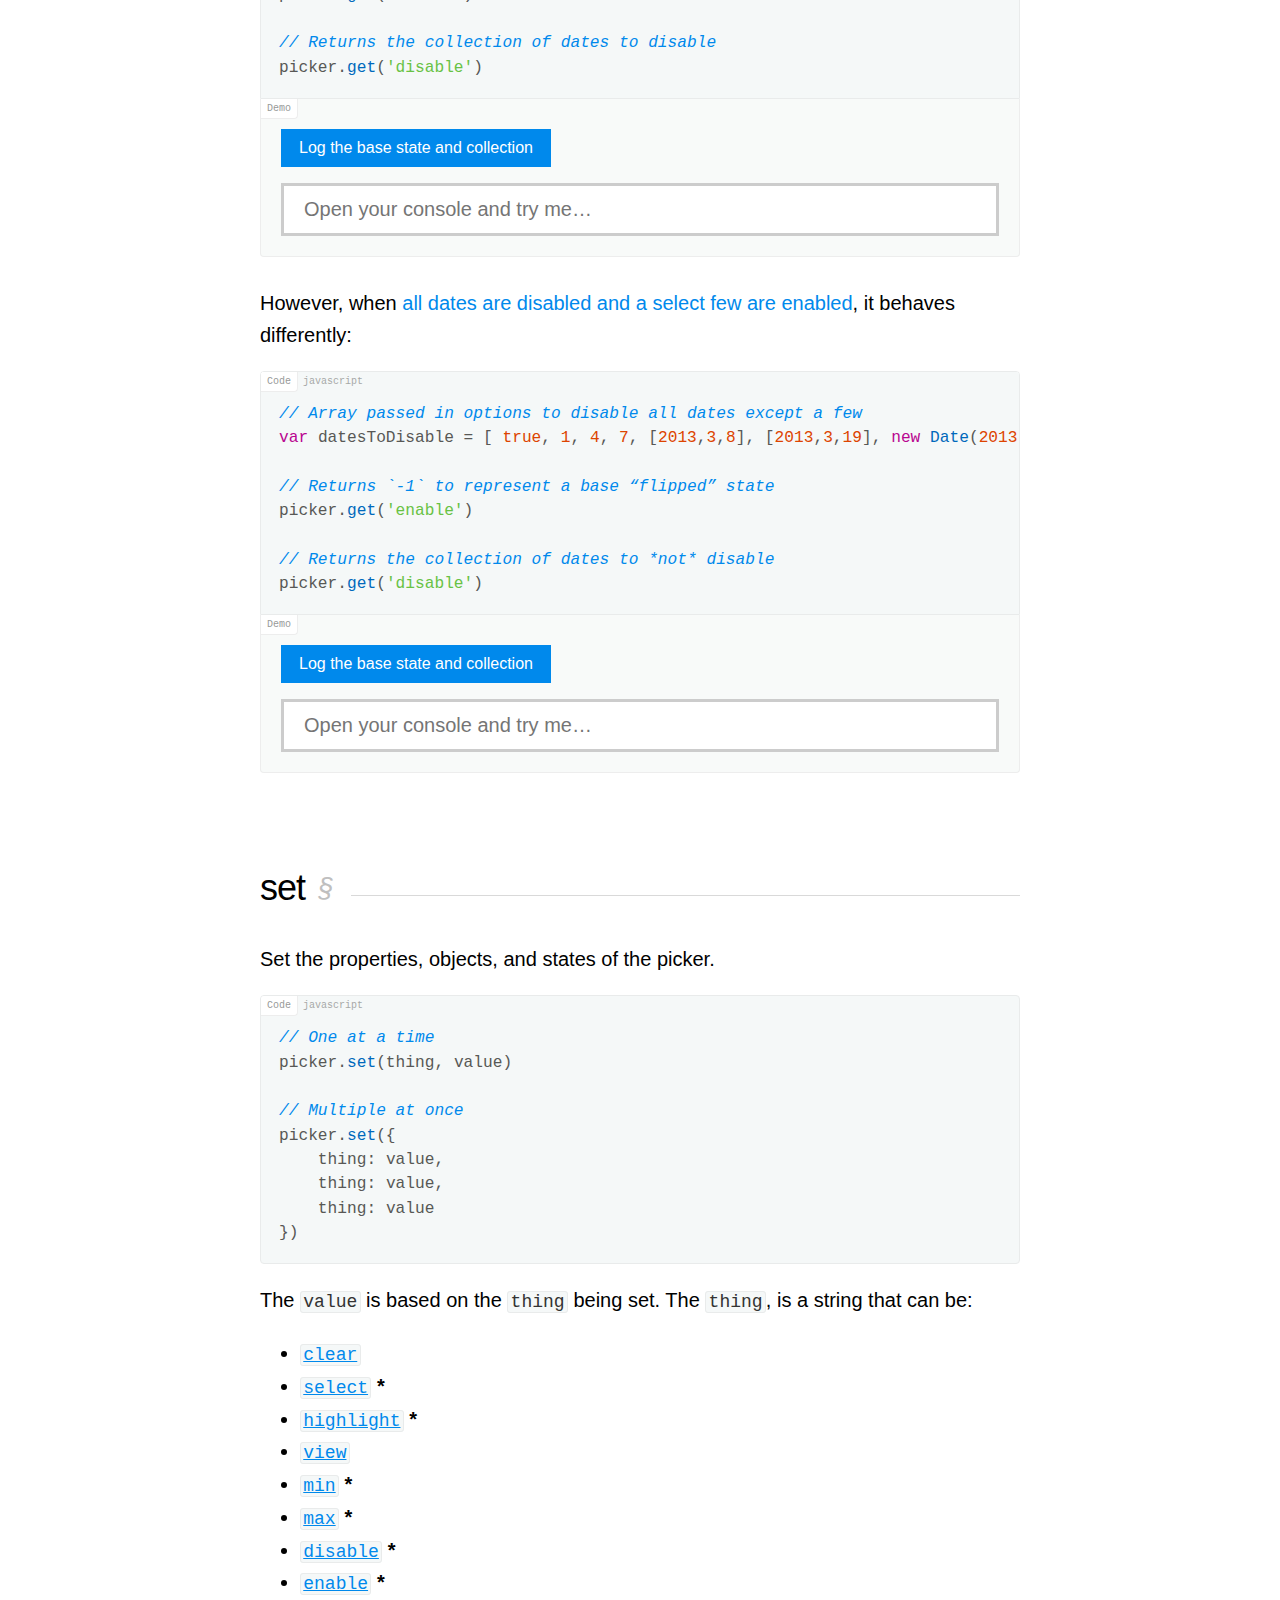
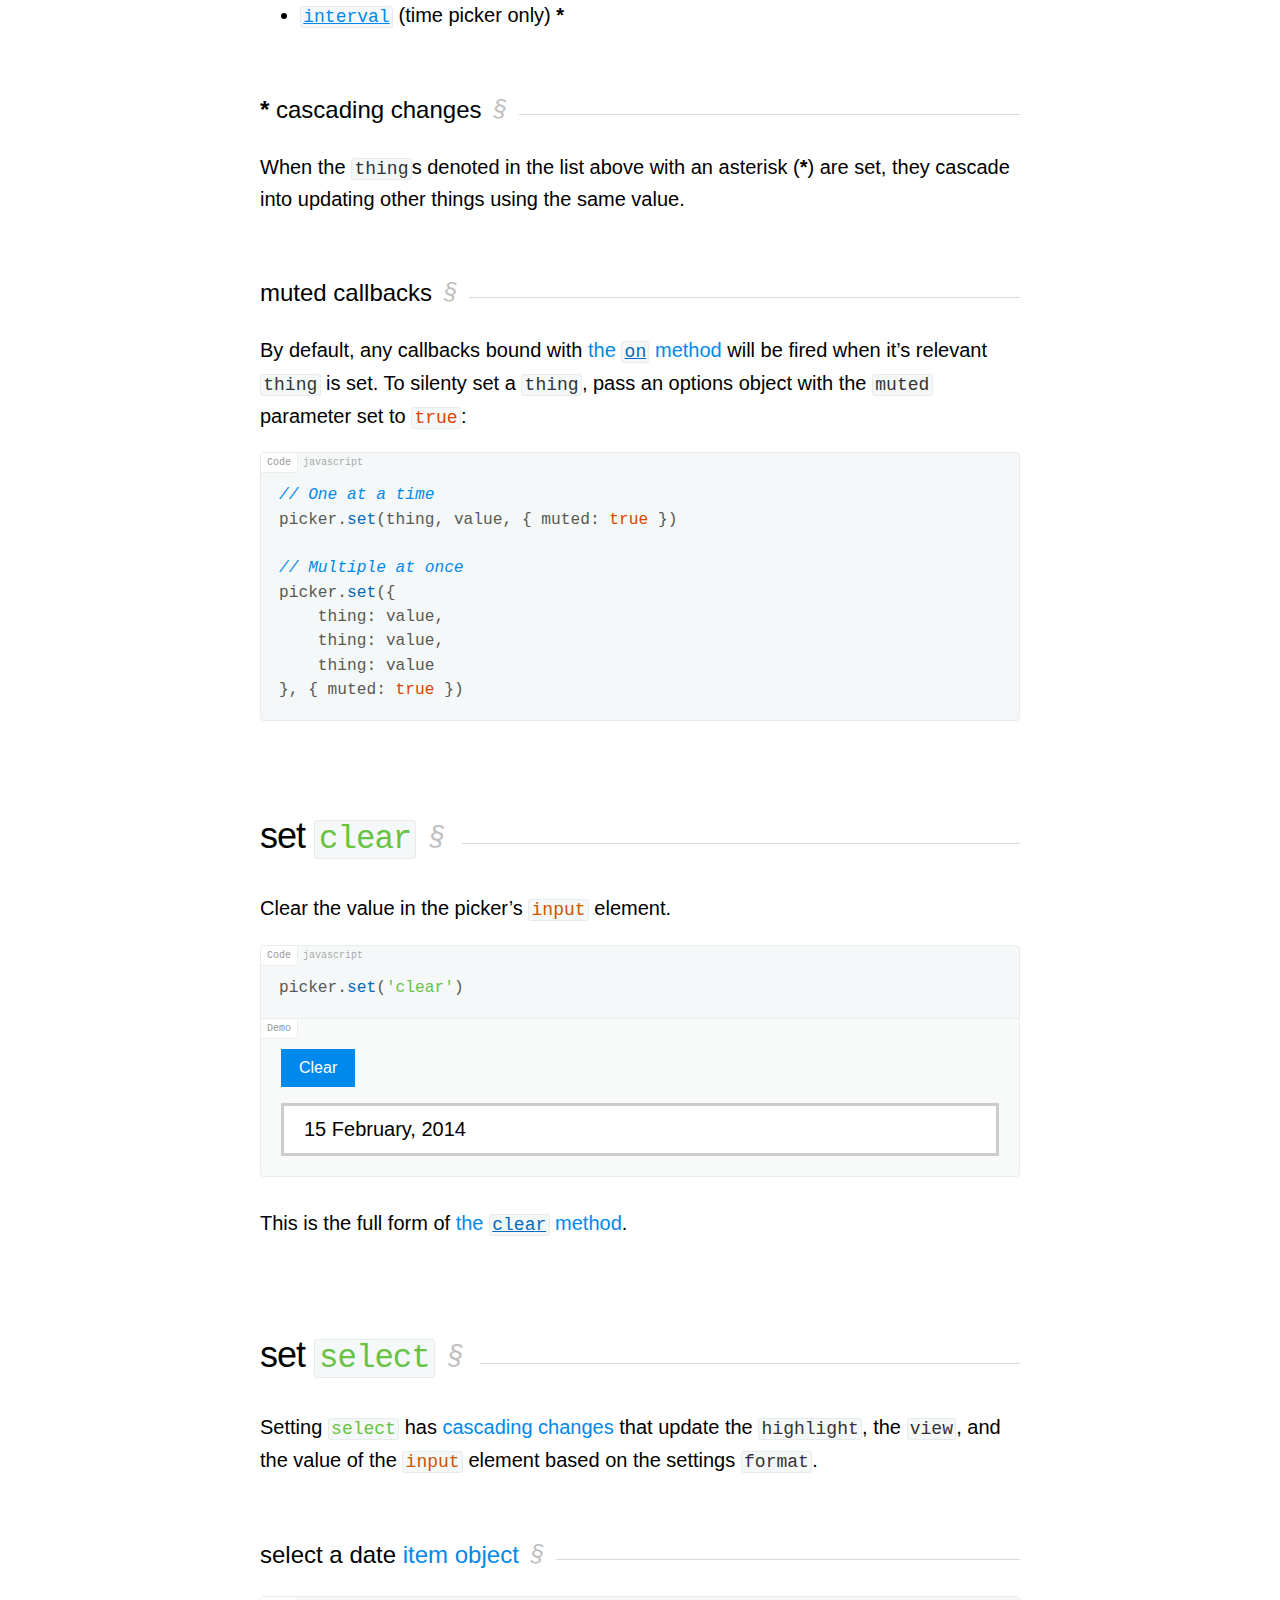
<file: pickadate.js-3.5.2/api.htm>
<!doctype html>

<meta charset="utf-8">

<meta name="author" content="Amsul - http://amsul.ca">

<meta name="viewport" content="width=device-width">
<meta http-equiv="cache-control" content="no-cache">
<meta http-equiv="pragma" content="no-cache">
<meta http-equiv="X-UA-Compatible" content="IE=Edge">

<title>pickadate.js / api</title>

<link rel="shortcut icon" href="demo/images/favicon.ico">
<link rel="stylesheet" href="demo/styles/css/main.css">
<link rel="stylesheet" href="lib/themes/default.css" id="theme_base">
<link rel="stylesheet" href="lib/themes/default.date.css" id="theme_date">
<link rel="stylesheet" href="lib/themes/default.time.css" id="theme_time">

<!--[if lt IE 9]>
    <script>document.createElement('section')</script>
<![endif]-->


<body>


    <header class="section section--header section--splash">

        <div class="section__block section__block--scoped">
            <nav class="menu menu--header page-target" id="menu">
                <ul class="menu__list menu__list--header">
                    <li class="menu__item menu__item--touch menu__item--logo"><a class="menu__link menu__link--dimmed" href="index.htm"><span class="logocon"><span class="logocon__p">p</span><span class="logocon__u"></span></span></a></li>
                    <li class="menu__item menu__item--touch menu__item--toggle">
                        <a class="menu__link menu__link--dimmed page-target__display" href="#menu"><span class="page-target__toggle"></span></a>
                        <a class="menu__link menu__link--dimmed page-target__display--flip" href="#"><span class="page-target__toggle"></span></a>
                    </li>
                    <li class="menu__item menu__item--clear"></li>
                    <li class="menu__item menu__item--responsive page-target__reveal"><a class="menu__link menu__link--dimmed" href="date.htm">Date picker</a></li>
                    <li class="menu__item menu__item--responsive page-target__reveal"><a class="menu__link menu__link--dimmed" href="time.htm">Time picker</a></li>
                    <li class="menu__item menu__item--responsive page-target__reveal"><a class="menu__link menu__link--dimmed menu__link--active" href="api.htm">API</a></li>
                    <li class="menu__item menu__item--responsive page-target__reveal"><a class="menu__link menu__link--dimmed" href="v2-(deprecated)/index.htm">v2 docs</a></li>
                    <li class="menu__item menu__item--responsive page-target__reveal"><a class="menu__link menu__link--dimmed" href="https://github.com/amsul/pickadate.js">Github</a></li>
                    <li class="menu__item menu__item--responsive page-target__reveal menu__item--trail">
                        <span class="menu__link">Themes: <input class="theme-toggle__input" type="radio" id="show_theme_default" name="show_theme" value="default" checked hidden><label class="theme-toggle__label theme-toggle__label--first" for="show_theme_default">default</label><input class="theme-toggle__input" type="radio" id="show_theme_classic" name="show_theme" value="classic" hidden><label class="theme-toggle__label theme-toggle__label--last" for="show_theme_classic" class="checked-negative">classic</label></span>
                    </li>
                </ul>
            </nav>
        </div> <!-- .section__block -->

        

    </header> <!-- .section -->


    









<section class="section">

    <div class="section__block section__block--scoped">

        <h1 class="heading heading--divide-center heading--divide-first"><span class="heading__text">The API<a class="heading__anchor" name="picker" href="#picker">&sect;</a></span></h1>

        <h3 class="heading heading--thin">You can play with the picker API to extend and create custom functionality:</h3>

        <pre><code data-language="javascript">var $input = $('.datepicker').pickadate()

// Use the picker object directly.
var picker = $input.pickadate('picker')
picker.<a href="#api-methods">methodName</a>(argument1, argument2, ...)
picker.<a href="#api-objects">objectName</a>

// Or pass through the element’s plugin data.
$input.pickadate(<a href="#api-methods">methodName</a>, argument1, argument2, ...)
$input.pickadate(<a href="#api-objects">objectName</a>)</code></pre>

        <div class="section__block section__block--notification">
            <p>For most examples on this page, the date picker is used, but the same API applies to the time picker as well.</p>
        </div>

    </div> <!-- .section__block -->

</section> <!-- .section -->


<section class="section">

    <div class="section__block section__block--scoped">

        <h2 class="heading heading--divide"><span class="heading__text">Methods<a class="heading__anchor" name="api-methods" href="#api-methods">&sect;</a></span></h2>

        <p>There are <i>eleven</i> methods available on the picker:</p>

        <ol>
            <li><code class="function"><a href="#method-open-close">open</a></code></li>
            <li><code class="function"><a href="#method-open-close">close</a></code></li>
            <li><code class="function"><a href="#method-start-stop">start</a></code></li>
            <li><code class="function"><a href="#method-start-stop">stop</a></code></li>
            <li><code class="function"><a href="#method-render">render</a></code></li>
            <li><code class="function"><a href="#method-clear">clear</a></code></li>
            <li><code class="function"><a href="#method-get">get</a></code></li>
            <li><code class="function"><a href="#method-set">set</a></code></li>
            <li><code class="function"><a href="#method-on">on</a></code></li>
            <li><code class="function"><a href="#method-off">off</a></code></li>
            <li><code class="function"><a href="#method-trigger">trigger</a></code></li>
        </ol>

        <p>All these methods (except <code class="function">get</code>) return the picker object and are therefore chainable:</p>

        <pre><code data-language="javascript">picker.open().clear().close()...</code></pre>

    </div> <!-- .section__block -->

</section> <!-- .section -->


<section class="section">

    <div class="section__block section__block--scoped">

        <h2 class="heading heading--divide"><span class="heading__text">Objects<a class="heading__anchor" name="api-objects" href="#api-objects">&sect;</a></span></h2>

        <p>There are <i>four</i> objects available through the picker:</p>

        <ol>
            <li><code><a href="#object-node">$node</a></code></li>
            <li><code><a href="#object-root">$root</a></code></li>
            <li><code><a href="#object-hidden">_hidden</a></code></li>
            <li><code><a href="#object-component">component</a></code></li>
        </ol>

    </div> <!-- .section__block -->

</section> <!-- .section -->


<section class="section">

    <div class="section__block section__block--scoped">

        <h1 class="heading heading--divide-center"><span class="heading__text">The Methods<a class="heading__anchor" name="methods" href="#methods">&sect;</a></span></h1>

    </div> <!-- .section__block -->

</section> <!-- .section -->


<section class="section">

    <div class="section__block section__block--scoped">

        <h2 class="heading heading--divide"><span class="heading__text">Open and Close<a class="heading__anchor" name="method-open-close" href="#method-open-close">&sect;</a></span></h2>
        <p>Open and close the picker holder. To check if it’s already open, use <a href="#method-get">the <code class="function">get</code> method</a>.</p>

        <pre class="pre--demo"><code data-language="javascript">picker.open()
picker.close()

// If a “click” is involved, prevent the event bubbling.
event.stopPropagation()

// If we want to maintain focus on the input,
// prevent the default action on “mousedown”.
event.preventDefault()</code></pre>

        <fieldset class="fieldset fieldset--demo js__fieldset"><div class="fieldset__wrapper"><button id=button__api-open-close class="fieldset__button button button--small">Open</button><input id="demo__api-open-close" class="fieldset__input " type=text value="" placeholder="Try me&hellip;"></div></fieldset>

    </div> <!-- .section__block -->

    <div class="section__block section__block--scoped">

        <h3 class="heading heading--divide"><span class="heading__text">Close with focus<a class="heading__anchor--bigger" name="method-close-focus" href="#method-close-focus">&sect;</a></span></h3>

        <p>Close the picker while keeping focus on the <code class="tag-name">input</code> element by passing a truth-y argument.</p>

        <pre class="pre--demo"><code data-language="javascript">picker.close(true)</code></pre>

        <fieldset class="fieldset fieldset--demo js__fieldset"><div class="fieldset__wrapper"><button id=button__api-close-focus class="fieldset__button button button--small">Close with focus</button><input id="demo__api-close-focus" class="fieldset__input " type=text value="" placeholder="Try me&hellip;"></div></fieldset>

    </div> <!-- .section__block -->

    <div class="section__block section__block--scoped">

        <h3 class="heading heading--divide"><span class="heading__text">Open without focus<a class="heading__anchor--bigger" name="method-open-focus" href="#method-open-focus">&sect;</a></span></h3>

        <p>Open the picker without focusing onto the <code class="tag-name">input</code> element by passing <code class="constant">false</code> as the first argument. Opening the picker this way, there’s a few things to note:</p>
        <p><b>(1)</b> The only way to close it is with a separate custom binding – in this example, on document click.</p>
        <p><b>(2)</b> <a href="#events-callbacks">The “opening” events</a> are still triggered – however, using <a href="#method-get">the <code>get</code> method</a> to see if the picker is open will return <code class="constant">false</code>.</p>
        <p><b>(3)</b> If any of the picker elements is focused/clicked, it resumes normal behavior.</p>

        <pre class="pre--demo"><code data-language="javascript">picker.open(false)
$(document).on('click', function() {
    picker.close()
})</code></pre>

        <fieldset class="fieldset fieldset--demo js__fieldset"><div class="fieldset__wrapper"><button id=button__api-open-focus class="fieldset__button button button--small">Open without focus</button><input id="demo__api-open-focus" class="fieldset__input " type=text value="" placeholder="Try me&hellip;"></div></fieldset>

    </div> <!-- .section__block -->

</section> <!-- .section -->


<section class="section">

    <div class="section__block section__block--scoped">

        <h2 class="heading heading--divide"><span class="heading__text">Start and Stop<a class="heading__anchor" name="method-start-stop" href="#method-start-stop">&sect;</a></span></h2>
        <p>Destroy and rebuild the picker. To check if it’s already started, use <a href="#method-get">the <code class="function">get</code> method</a>.</p>

        <pre class="pre--demo"><code data-language="javascript">picker.stop()
picker.start()</code></pre>

        <fieldset class="fieldset fieldset--demo js__fieldset"><div class="fieldset__wrapper"><button id=button__api-start-stop class="fieldset__button button button--small">Stop</button><input id="demo__api-start-stop" class="fieldset__input " type=date value="" placeholder="Try me&hellip;"></div></fieldset>

        <div class="section__block section__block--notification">
            <p>Destroying the picker also clears any <a href="#events-callbacks">events’ callbacks</a> bound on it.</p>
        </div>

    </div> <!-- .section__block -->

</section> <!-- .section -->


<section class="section">

    <div class="section__block section__block--scoped">

        <h2 class="heading heading--divide"><span class="heading__text">Render<a class="heading__anchor" name="method-render" href="#method-render">&sect;</a></span></h2>
        <p>Refresh the picker after adding something to the holder.</p>

        <pre class="pre--demo"><code data-language="javascript">picker.render()</code></pre>

        <fieldset class="fieldset fieldset--demo js__fieldset"><div class="fieldset__wrapper"><button id=button__api-render class="fieldset__button button button--small">Add stuff</button><input id="demo__api-render" class="fieldset__input " type=text value="" placeholder="Try me&hellip;"></div></fieldset>

        <p>By default, only the “face” of the picker (i.e. the <code>box</code> element), has it’s contents re-rendered. To render the entire picker from the <code>root</code> up, pass <code class="constant">true</code> as the first argument:</p>

        <pre><code data-language="javascript">picker.render(true)</code></pre>

    </div> <!-- .section__block -->

</section> <!-- .section -->


<section class="section">

    <div class="section__block section__block--scoped">

        <h2 class="heading heading--divide"><span class="heading__text">Clear<a class="heading__anchor" name="method-clear" href="#method-clear">&sect;</a></span></h2>
        <p>Clear the value in the picker’s <code class="tag-name">input</code> element.</p>

        <pre class="pre--demo"><code data-language="javascript">picker.clear()</code></pre>

        <fieldset class="fieldset fieldset--demo js__fieldset"><div class="fieldset__wrapper"><button id=button__api-clear class="fieldset__button button button--small">Clear</button><input id="demo__api-clear" class="fieldset__input " type=text value="15 February, 2014" placeholder="Try me&hellip;"></div></fieldset>

        <p>This is a shorthand that uses <a href="#method-set">the <code class="function">set</code> method</a> behind the scenes.</p>

    </div> <!-- .section__block -->

</section> <!-- .section -->


<section class="section">

    <div class="section__block section__block--scoped">

        <h2 class="heading heading--divide"><span class="heading__text">Get<a class="heading__anchor" name="method-get" href="#method-get">&sect;</a></span></h2>

        <p>Get the properties, objects, and states of the picker.</p>

        <pre><code data-language="javascript">picker.get(thing)</code></pre>

        <p>The <code>thing</code> argument is an optional string and can be one of the following:</p>

        <ul>
            <li><code><a href="#method-get-value">value</a></code> (default)</li>
            <li><code><a href="#method-get-select">select</a></code> <b>*</b></li>
            <li><code><a href="#method-get-highlight">highlight</a></code> <b>*</b></li>
            <li><code><a href="#method-get-view">view</a></code> <b>*</b></li>
            <li><code><a href="#method-get-min">min</a></code> <b>*</b></li>
            <li><code><a href="#method-get-max">max</a></code> <b>*</b></li>
            <li><code><a href="#method-get-open">open</a></code></li>
            <li><code><a href="#method-get-start">start</a></code></li>
            <li><code><a href="#method-get-id">id</a></code></li>
            <li><code><a href="#method-get-disable">disable</a></code></li>
            <li><code><a href="#method-get-enable">enable</a></code></li>
        </ul>

        <h3 class="heading heading--divide"><span class="heading__text"><b>*</b> Item Objects<a class="heading__anchor--bigger" name="item-objects" href="#item-objects">&sect;</a></span></h3>

        <p>The <code>thing</code>s denoted in the list above with an asterisk (<b>*</b>) return a picker item object that can be formatted by passing a second string argument using the <a href="date.htm#formats">date</a> or <a href="time.htm#formats">time</a> formatting rules:</p>
        <pre><code data-language="javascript">picker.get(thing, format)</code></pre>

        <p>Each “date” or “time” within the picker has an item object accompanying it behind the scenes.</p>

        <p>Here’s a <b>date picker item object</b> for <u>20 April, 2013</u>:</p>
        <pre><code data-language="javascript">{
    // The full year.
    year: 2013,

    // The month with zero-as-index.
    month: 3,

    // The date of the month.
    date: 20,

    // The day of the week with zero-as-index.
    day: 6,

    // The underlying JavaScript Date object.
    obj: { 'Sat Apr 20 2013 00:00:00 GMT-0400 (EDT)' },

    // The “pick” value used for comparisons.
    pick: 1366430400000
}</code></pre>

        <p>Here’s a <b>time picker item object</b> for <u>4:20 PM</u>:</p>
        <pre><code data-language="javascript">{
    // Hour of the day from 0 to 23.
    hour: 16,

    // The minutes of the hour from 0 to 59 (based on the interval).
    mins: 20,

    // The “pick” value used for comparisons.
    pick: 980
}</code></pre>

    </div> <!-- .section__block -->

</section> <!-- .section -->


<section class="section">

    <div class="section__block section__block--scoped">

        <h2 class="heading heading--divide"><span class="heading__text">Get <code class="string">value</code><a class="heading__anchor" name="method-get-value" href="#method-get-value">&sect;</a></span></h2>

        <p>Returns the string value of the picker’s <code>input</code> element.</p>

        <pre class="pre--demo"><code data-language="javascript">picker.get() // Short for `picker.get('value')`.</code></pre>

        <fieldset class="fieldset fieldset--demo js__fieldset"><div class="fieldset__wrapper"><button id=button__api-get--value class="fieldset__button button button--small">Log the value</button><input id="demo__api-get--value" class="fieldset__input " type=text value="15 February, 2014" placeholder="Open your console and try me&hellip;"></div></fieldset>

    </div> <!-- .section__block -->

    <div class="section__block section__block--scoped">

        <h2 class="heading heading--divide"><span class="heading__text">Get <code class="string">select</code><a class="heading__anchor" name="method-get-select" href="#method-get-select">&sect;</a></span></h2>

        <p>Returns the <a href="#item-objects">item object</a> or formatted string of the date that is <b>visually selected</b>.</p>
        <p>Defaults to <code class="null">null</code> when there’s no <a href="#method-get-value"><code class="string">value</code></a>.</p>
        <pre class="pre--demo"><code data-language="javascript">picker.get('select')
picker.get('select', 'yyyy/mm/dd')</code></pre>
        <fieldset class="fieldset fieldset--demo js__fieldset"><div class="fieldset__wrapper"><button id=button__api-get--select class="fieldset__button button button--small">Log the select</button><button id=button__api-get--select-format class="fieldset__button button button--small">Log the select formatted</button><input id="demo__api-get--select" class="fieldset__input " type=text value="" placeholder="Open your console and try me&hellip;"></div></fieldset>

    </div> <!-- .section__block -->

    <div class="section__block section__block--scoped">

        <h2 class="heading heading--divide"><span class="heading__text">Get <code class="string">highlight</code><a class="heading__anchor" name="method-get-highlight" href="#method-get-highlight">&sect;</a></span></h2>

        <p>Returns the <a href="#item-objects">item object</a> or formatted string of the date that is <b>visually highlighted</b>.</p>
        <p>Defaults to “today” (or “now” for the time picker) when there’s no <a href="#method-get-value"><code class="string">value</code></a>.</p>
        <pre class="pre--demo"><code data-language="javascript">picker.get('highlight')
picker.get('highlight', 'yyyy/mm/dd')</code></pre>
        <fieldset class="fieldset fieldset--demo js__fieldset"><div class="fieldset__wrapper"><button id=button__api-get--highlight class="fieldset__button button button--small">Log the highlight</button><button id=button__api-get--highlight-format class="fieldset__button button button--small">Log the highlight formatted</button><input id="demo__api-get--highlight" class="fieldset__input " type=text value="" placeholder="Open your console and try me&hellip;"></div></fieldset>

    </div> <!-- .section__block -->

    <div class="section__block section__block--scoped">

        <h2 class="heading heading--divide"><span class="heading__text">Get <code class="string">view</code><a class="heading__anchor" name="method-get-view" href="#method-get-view">&sect;</a></span></h2>

        <p>Returns the <a href="#item-objects">item object</a> or formatted string of the date that determines the <b>current view</b>.</p>
        <p>Defaults to the first day of the current month (or “now” for the time picker) when there’s no <a href="#method-get-value"><code class="string">value</code></a>.</p>
        <pre class="pre--demo"><code data-language="javascript">picker.get('view')
picker.get('view', 'yyyy/mm/dd')</code></pre>
        <fieldset class="fieldset fieldset--demo js__fieldset"><div class="fieldset__wrapper"><button id=button__api-get--view class="fieldset__button button button--small">Log the view</button><button id=button__api-get--view-format class="fieldset__button button button--small">Log the view formatted</button><input id="demo__api-get--view" class="fieldset__input " type=text value="" placeholder="Open your console and try me&hellip;"></div></fieldset>

    </div> <!-- .section__block -->

    <div class="section__block section__block--scoped">

        <h2 class="heading heading--divide"><span class="heading__text">Get <code class="string">min</code><a class="heading__anchor" name="method-get-min" href="#method-get-min">&sect;</a></span></h2>

        <p>Returns the <a href="#item-objects">item object</a> or formatted string of the date that determines the <b>lower limit</b>.</p>
        <p>Defaults to a <code class="keyword">-Infinity</code> <a href="#item-objects">item object</a> when it is not explicitly set in the <a href="date.htm#limits">options</a> or through the picker’s <a href="#method-set-min">API</a>.</p>
        <pre class="pre--demo"><code data-language="javascript">picker.get('min')
picker.get('min', 'yyyy/mm/dd')</code></pre>
        <fieldset class="fieldset fieldset--demo js__fieldset"><div class="fieldset__wrapper"><button id=button__api-get--min class="fieldset__button button button--small">Log the min</button><button id=button__api-get--min-format class="fieldset__button button button--small">Log the min formatted</button><input id="demo__api-get--min" class="fieldset__input " type=text value="" placeholder="Open your console and try me&hellip;"></div></fieldset>

    </div> <!-- .section__block -->

    <div class="section__block section__block--scoped">

        <h2 class="heading heading--divide"><span class="heading__text">Get <code class="string">max</code><a class="heading__anchor" name="method-get-max" href="#method-get-max">&sect;</a></span></h2>

        <p>Returns the <a href="#item-objects">item object</a> or formatted string of the date that determines the <b>upper limit</b>.</p>
        <p>Defaults to an <code class="keyword">Infinity</code> <a href="#item-objects">item object</a> when it is not explicitly set in the <a href="date.htm#limits">options</a> or through the picker’s <a href="#method-set-max">API</a>.</p>
        <pre class="pre--demo"><code data-language="javascript">picker.get('max')
picker.get('max', 'yyyy/mm/dd')</code></pre>
        <fieldset class="fieldset fieldset--demo js__fieldset"><div class="fieldset__wrapper"><button id=button__api-get--max class="fieldset__button button button--small">Log the max</button><button id=button__api-get--max-format class="fieldset__button button button--small">Log the max formatted</button><input id="demo__api-get--max" class="fieldset__input " type=text value="" placeholder="Open your console and try me&hellip;"></div></fieldset>

    </div> <!-- .section__block -->

    <div class="section__block section__block--scoped">

        <h2 class="heading heading--divide"><span class="heading__text">Get <code class="string">open</code><a class="heading__anchor" name="method-get-open" href="#method-get-open">&sect;</a></span></h2>

        <p>Returns a boolean value of whether the picker is open or not.</p>
        <pre class="pre--demo"><code data-language="javascript">picker.get('open')</code></pre>
        <fieldset class="fieldset fieldset--demo js__fieldset"><div class="fieldset__wrapper"><button id=button__api-get--open class="fieldset__button button button--small">Log the open state</button><input id="demo__api-get--open" class="fieldset__input " type=text value="" placeholder="Open your console and try me&hellip;"></div></fieldset>

    </div> <!-- .section__block -->

    <div class="section__block section__block--scoped">

        <h2 class="heading heading--divide"><span class="heading__text">Get <code class="string">start</code><a class="heading__anchor" name="method-get-start" href="#method-get-start">&sect;</a></span></h2>

        <p>Returns a boolean value of whether the picker has started or not.</p>
        <pre class="pre--demo"><code data-language="javascript">picker.get('start')</code></pre>
        <fieldset class="fieldset fieldset--demo js__fieldset"><div class="fieldset__wrapper"><button id=button__api-get--start class="fieldset__button button button--small">Log the start state</button><button id=button__api-get--start-stop class="fieldset__button button button--small">Stop picker</button><input id="demo__api-get--start" class="fieldset__input " type=date value="" placeholder="Open your console and try me&hellip;"></div></fieldset>

    </div> <!-- .section__block -->

    <div class="section__block section__block--scoped">

        <h2 class="heading heading--divide"><span class="heading__text">Get <code class="string">id</code><a class="heading__anchor" name="method-get-id" href="#method-get-id">&sect;</a></span></h2>

        <p>Returns a unique string that is the ID of the picker and it’s element. If the element has no ID, it is set to something random.</p>
        <pre class="pre--demo"><code data-language="javascript">picker.get('id')</code></pre>
        <fieldset class="fieldset fieldset--demo js__fieldset"><div class="fieldset__wrapper"><button id=button__api-get--id class="fieldset__button button button--small">Log the picker ID</button><input id="demo__api-get--id" class="fieldset__input " type=text value="" placeholder="Open your console and try me&hellip;"></div></fieldset>

    </div> <!-- .section__block -->

    <div class="section__block section__block--scoped">

        <h2 class="heading heading--divide"><a name="method-get-enable"></a><span class="heading__text">Get <code class="string">disable</code> and <code class="string">enable</code><a class="heading__anchor" name="method-get-disable" href="#method-get-disable">&sect;</a></span></h2>

        <p>Both these things work together to determine which <a href="#item-objects">item objects</a> to disable on the picker:</p>
        <pre class="pre--demo"><code data-language="javascript">// Array passed in options to disable dates
var datesToDisable = [ 1, 4, 7, [2013,3,8], [2013,3,19], new Date(2013,3,26) ]

// Returns `1` to represent a base “enabled” state
picker.get('enable')

// Returns the collection of dates to disable
picker.get('disable')</code></pre>
        <fieldset class="fieldset fieldset--demo js__fieldset"><div class="fieldset__wrapper"><button id=button__api-get--disable class="fieldset__button button button--small">Log the base state and collection</button><input id="demo__api-get--disable" class="fieldset__input " type=text value="" placeholder="Open your console and try me&hellip;"></div></fieldset>

        <p>However, when <a href="date.htm#disable-dates-all">all dates are disabled and a select few are enabled</a>, it behaves differently:</p>
        <pre class="pre--demo"><code data-language="javascript">// Array passed in options to disable all dates except a few
var datesToDisable = [ true, 1, 4, 7, [2013,3,8], [2013,3,19], new Date(2013,3,26) ]

// Returns `-1` to represent a base “flipped” state
picker.get('enable')

// Returns the collection of dates to *not* disable
picker.get('disable')</code></pre>
        <fieldset class="fieldset fieldset--demo js__fieldset"><div class="fieldset__wrapper"><button id=button__api-get--enable class="fieldset__button button button--small">Log the base state and collection</button><input id="demo__api-get--enable" class="fieldset__input " type=text value="" placeholder="Open your console and try me&hellip;"></div></fieldset>

    </div> <!-- .section__block -->

</section> <!-- .section -->


<section class="section">

    <div class="section__block section__block--scoped">

        <h2 class="heading heading--divide"><span class="heading__text">Set<a class="heading__anchor" name="method-set" href="#method-set">&sect;</a></span></h2>

        <p>Set the properties, objects, and states of the picker.</p>

        <pre><code data-language="javascript">// One at a time
picker.set(thing, value)

// Multiple at once
picker.set({
    thing: value,
    thing: value,
    thing: value
})</code></pre>

        <p>The <code>value</code> is based on the <code>thing</code> being set. The <code>thing</code>, is a string that can be:</p>

        <ul>
            <li><code><a href="#method-set-clear">clear</a></code></li>
            <li><code><a href="#method-set-select">select</a></code> <b>*</b></li>
            <li><code><a href="#method-set-highlight">highlight</a></code> <b>*</b></li>
            <li><code><a href="#method-set-view">view</a></code></li>
            <li><code><a href="#method-set-min">min</a></code> <b>*</b></li>
            <li><code><a href="#method-set-max">max</a></code> <b>*</b></li>
            <li><code><a href="#method-set-disable-enable">disable</a></code> <b>*</b></li>
            <li><code><a href="#method-set-disable-enable">enable</a></code> <b>*</b></li>
            <li><code><a href="#method-set-interval">interval</a></code> (time picker only) <b>*</b></li>
        </ul>

        <h3 class="heading heading--divide"><span class="heading__text"><b>*</b> cascading changes<a class="heading__anchor--bigger" name="cascading-changes" href="#cascading-changes">&sect;</a></span></h3>

        <p>When the <code>thing</code>s denoted in the list above with an asterisk (<b>*</b>) are set, they cascade into updating other things using the same value.</p>

        <h3 class="heading heading--divide"><span class="heading__text">muted callbacks<a class="heading__anchor--bigger" name="muted-callbacks" href="#muted-callbacks">&sect;</a></span></h3>

        <p>By default, any callbacks bound with <a href="#method-on">the <code class="function">on</code> method</a> will be fired when it’s relevant <code>thing</code> is set. To silenty set a <code>thing</code>, pass an options object with the <code>muted</code> parameter set to <code class="constant">true</code>:</p>

        <pre><code data-language="javascript">// One at a time
picker.set(thing, value, { muted: true })

// Multiple at once
picker.set({
    thing: value,
    thing: value,
    thing: value
}, { muted: true })
</code></pre>

    </div> <!-- .section__block -->

</section> <!-- .section -->


<section class="section">

    <div class="section__block section__block--scoped">

        <h2 class="heading heading--divide"><span class="heading__text">Set <code class="string">clear</code><a class="heading__anchor" name="method-set-clear" href="#method-set-clear">&sect;</a></span></h2>
        <p>Clear the value in the picker’s <code class="tag-name">input</code> element.</p>

        <pre class="pre--demo"><code data-language="javascript">picker.set('clear')</code></pre>

        <fieldset class="fieldset fieldset--demo js__fieldset"><div class="fieldset__wrapper"><button id=button__api-set-clear class="fieldset__button button button--small">Clear</button><input id="demo__api-set-clear" class="fieldset__input " type=text value="15 February, 2014" placeholder="Try me&hellip;"></div></fieldset>

        <p>This is the full form of <a href="#method-clear">the <code class="function">clear</code> method</a>.</p>

    </div> <!-- .section__block -->

</section> <!-- .section -->


<section class="section">

    <div class="section__block section__block--scoped">

        <h2 class="heading heading--divide"><span class="heading__text">Set <code class="string">select</code><a class="heading__anchor" name="method-set-select" href="#method-set-select">&sect;</a></span></h2>
        <p>Setting <code class="string">select</code> has <a href="#cascading-changes">cascading changes</a> that update the <code>highlight</code>, the <code>view</code>, and the value of the <code class="tag-name">input</code> element based on the settings <code>format</code>.</p>

        <h3 class="heading heading--divide"><span class="heading__text">Select a date <a href="#item-objects">item object</a><a class="heading__anchor--bigger" name="method-set-select-date" href="#method-set-select-date">&sect;</a></span></h3>

        <pre class="pre--demo"><code data-language="javascript">// Using arrays formatted as [YEAR,MONTH,DATE].
picker.set('select', [2013,3,20])

// Using JavaScript Date objects.
picker.set('select', new Date(2013, 3, 30))

// Using positive integers as UNIX timestamps.
picker.set('select', 1366898887654)

// Using a string along with the parsing format (defaults to <a href="date.htm#formats">`format` option</a>).
picker.set('select', '2014-04-20', { format: 'yyyy-mm-dd' })</code></pre>

        <fieldset class="fieldset fieldset--demo js__fieldset"><div class="fieldset__wrapper"><button id=button__api-set--select-date-array class="fieldset__button button button--small">Select using an array</button><button id=button__api-set--select-date-js class="fieldset__button button button--small">Select using a JS Date</button><button id=button__api-set--select-date-integer class="fieldset__button button button--small">Select using an integer</button><button id=button__api-set--select-date-string class="fieldset__button button button--small">Select using a string and format</button><input id="demo__api-set--select-date" class="fieldset__input " type=text value="" placeholder="Try me&hellip;"></div></fieldset>

        <h3 class="heading heading--divide"><span class="heading__text">Select a time <a href="#item-objects">item object</a><a class="heading__anchor--bigger" name="method-set-select-time" href="#method-set-select-time">&sect;</a></span></h3>

        <pre class="pre--demo"><code data-language="javascript">// Using arrays formatted as [HOUR,MINUTE].
picker.set('select', [3,0])

// Using JavaScript Date objects.
picker.set('select', new Date(2013, 3, 20, 10, 30))

// Using positive integers as minutes.
picker.set('select', 540)

// Using a string along with the parsing format (defaults to <a href="time.htm#formats">`format` option</a>).
picker.set('select', '04-30', { format: 'hh-i' })</code></pre>

        <fieldset class="fieldset fieldset--demo js__fieldset"><div class="fieldset__wrapper"><button id=button__api-set--select-time-array class="fieldset__button button button--small">Select using an array</button><button id=button__api-set--select-time-js class="fieldset__button button button--small">Select using a JS Date</button><button id=button__api-set--select-time-integer class="fieldset__button button button--small">Select using an integer</button><button id=button__api-set--select-time-string class="fieldset__button button button--small">Select using a string and format</button><input id="demo__api-set--select-time" class="fieldset__input " type=text value="" placeholder="Try me&hellip;"></div></fieldset>

    </div> <!-- .section__block -->

</section> <!-- .section -->


<section class="section">

    <div class="section__block section__block--scoped">

        <h2 class="heading heading--divide"><span class="heading__text">Set <code class="string">highlight</code><a class="heading__anchor" name="method-set-highlight" href="#method-set-highlight">&sect;</a></span></h2>
        <p>Setting <code class="string">highlight</code> has a <a href="#cascading-changes">cascading change</a> that updates the <a href="#item-objects">item object</a> that sets the <code>view</code> of the picker.</p>

        <h3 class="heading heading--divide"><span class="heading__text">Highlight a date <a href="#item-objects">item object</a><a class="heading__anchor--bigger" name="method-set-highlight-date" href="#method-set-highlight-date">&sect;</a></span></h3>

        <pre class="pre--demo"><code data-language="javascript">// Using arrays formatted as [YEAR,MONTH,DATE].
picker.set('highlight', [2013,3,20])

// Using JavaScript Date objects.
picker.set('highlight', new Date(2013, 3, 30))

// Using positive integers as UNIX timestamps.
picker.set('highlight', 1366898887654)

// Using a string along with the parsing format (defaults to <a href="date.htm#formats">`format` option</a>).
picker.set('highlight', '2014-04-20', { format: 'yyyy-mm-dd' })</code></pre>

        <fieldset class="fieldset fieldset--demo js__fieldset"><div class="fieldset__wrapper"><button id=button__api-set--highlight-date-array class="fieldset__button button button--small">Highlight using an array</button><button id=button__api-set--highlight-date-js class="fieldset__button button button--small">Highlight using a JS Date</button><button id=button__api-set--highlight-date-integer class="fieldset__button button button--small">Highlight using an integer</button><button id=button__api-set--highlight-date-string class="fieldset__button button button--small">Highlight using a string and format</button><input id="demo__api-set--highlight-date" class="fieldset__input " type=text value="" placeholder="Try me&hellip;"></div></fieldset>

        <h3 class="heading heading--divide"><span class="heading__text">Highlight a time <a href="#item-objects">item object</a><a class="heading__anchor--bigger" name="method-set-highlight-time" href="#method-set-highlight-time">&sect;</a></span></h3>

        <pre class="pre--demo"><code data-language="javascript">// Using arrays formatted as [HOUR,MINUTE].
picker.set('highlight', [15,30])

// Using JavaScript Date objects.
picker.set('highlight', new Date(2013, 3, 20, 10, 30))

// Using positive integers as minutes.
picker.set('highlight', 1080)

// Using a string along with the parsing format (defaults to <a href="time.htm#formats">`format` option</a>).
picker.set('highlight', '04-30', { format: 'hh-i' })</code></pre>

        <fieldset class="fieldset fieldset--demo js__fieldset"><div class="fieldset__wrapper"><button id=button__api-set--highlight-time-array class="fieldset__button button button--small">Highlight using an array</button><button id=button__api-set--highlight-time-js class="fieldset__button button button--small">Highlight using a JS Date</button><button id=button__api-set--highlight-time-integer class="fieldset__button button button--small">Highlight using an integer</button><button id=button__api-set--highlight-time-string class="fieldset__button button button--small">Highlight using a string and format</button><input id="demo__api-set--highlight-time" class="fieldset__input " type=text value="" placeholder="Try me&hellip;"></div></fieldset>

    </div> <!-- .section__block -->

</section> <!-- .section -->


<section class="section">

    <div class="section__block section__block--scoped">

        <h2 class="heading heading--divide"><span class="heading__text">Set <code class="string">view</code><a class="heading__anchor" name="method-set-view" href="#method-set-view">&sect;</a></span></h2>
        <p>Setting <code class="string">view</code> has no <a href="#cascading-changes">cascading changes</a> and the <code class="string">highlight</code> remains unaffected.</p>

        <h3 class="heading heading--divide"><span class="heading__text">Viewset a date <a href="#item-objects">item object</a><a class="heading__anchor--bigger" name="method-set-view-date" href="#method-set-view-date">&sect;</a></span></h3>

        <p>The <code>value</code> passed gets normalized to the first date of the month to bring into view.</p>

        <pre class="pre--demo"><code data-language="javascript">// Using arrays formatted as [YEAR,MONTH,DATE].
picker.set('view', [2000,3,20])

// Using JavaScript Date objects.
picker.set('view', new Date(1988,7,14))

// Using positive integers as UNIX timestamps.
picker.set('view', 1587355200000)

// Using a string along with the parsing format (defaults to <a href="date.htm#formats">`format` option</a>).
picker.set('view', '2014-04-20', { format: 'yyyy-mm-dd' })</code></code></pre>

        <fieldset class="fieldset fieldset--demo js__fieldset"><div class="fieldset__wrapper"><button id=button__api-set--view-date-array class="fieldset__button button button--small">Viewset using an array</button><button id=button__api-set--view-date-js class="fieldset__button button button--small">Viewset using a JS Date</button><button id=button__api-set--view-date-integer class="fieldset__button button button--small">Viewset using an integer</button><button id=button__api-set--view-date-string class="fieldset__button button button--small">Viewset using a string and format</button><input id="demo__api-set--view-date" class="fieldset__input " type=text value="" placeholder="Try me&hellip;"></div></fieldset>

        <h3 class="heading heading--divide"><span class="heading__text">Viewset a time <a href="#item-objects">item object</a><a class="heading__anchor--bigger" name="method-set-view-time" href="#method-set-view-time">&sect;</a></span></h3>

        <pre class="pre--demo"><code data-language="javascript">// Using arrays formatted as [HOUR,MINUTE].
picker.set('view', [15,30])

// Using JavaScript Date objects.
picker.set('view', new Date(2013, 3, 20, 10, 30))

// Using positive integers as minutes.
picker.set('view', 1080)

// Using a string along with the parsing format (defaults to <a href="time.htm#formats">`format` option</a>).
picker.set('view', '04-30', { format: 'hh-i' })</code></pre>

        <fieldset class="fieldset fieldset--demo js__fieldset"><div class="fieldset__wrapper"><button id=button__api-set--view-time-array class="fieldset__button button button--small">Viewset using an array</button><button id=button__api-set--view-time-js class="fieldset__button button button--small">Viewset using a JS Date</button><button id=button__api-set--view-time-integer class="fieldset__button button button--small">Viewset using an integer</button><button id=button__api-set--view-time-string class="fieldset__button button button--small">Viewset using a string and format</button><input id="demo__api-set--view-time" class="fieldset__input " type=text value="" placeholder="Try me&hellip;"></div></fieldset>

    </div> <!-- .section__block -->

</section> <!-- .section -->


<section class="section">

    <div class="section__block section__block--scoped">

        <h2 class="heading heading--divide"><span class="heading__text">Set <code class="string">min</code><a class="heading__anchor" name="method-set-min" href="#method-set-min">&sect;</a></span></h2>
        <p>Setting <code class="string">min</code> has <a href="#cascading-changes">cascading changes</a> on the <code class="string">select</code>, <code class="string">highlight</code>, and <code class="string">view</code> only when the particular <a href="#item-objects">item object</a> goes out of range.</p>

        <h3 class="heading heading--divide"><span class="heading__text">Limit the min date <a class="heading__anchor--bigger" name="method-set-min-date" href="#method-set-min-date">&sect;</a></span></h3>

        <pre class="pre--demo"><code data-language="javascript">// Using arrays formatted as [YEAR,MONTH,DATE].
picker.set('min', [2013,3,20])

// Using JavaScript Date objects.
picker.set('min', new Date(2013,7,14))

// Using integers as days relative to today.
picker.set('min', -4)

// Using `true` for “today”.
picker.set('min', true)

// Using `false` to remove.
picker.set('min', false)</code></pre>

        <fieldset class="fieldset fieldset--demo js__fieldset"><div class="fieldset__wrapper"><button id=button__api-set--min-date-array class="fieldset__button button button--small">Limit using an array</button><button id=button__api-set--min-date-js class="fieldset__button button button--small">Limit using a JS Date</button><button id=button__api-set--min-date-integer class="fieldset__button button button--small">Limit using an integer</button><button id=button__api-set--min-date-true class="fieldset__button button button--small">Limit using `true`</button><button id=button__api-set--min-date-false class="fieldset__button button button--small">Limit using `false`</button><input id="demo__api-set--min-date" class="fieldset__input " type=text value="" placeholder="Try me&hellip;"></div></fieldset>

        <h3 class="heading heading--divide"><span class="heading__text">Limit the min time <a class="heading__anchor--bigger" name="method-set-min-time" href="#method-set-min-time">&sect;</a></span></h3>

        <pre class="pre--demo"><code data-language="javascript">// Using arrays formatted as [HOUR,MINUTE].
picker.set('min', [15,30])

// Using JavaScript Date objects.
picker.set('min', new Date(2013, 3, 20, 10, 30))

// Using integers as intervals relative from now.
picker.set('min', -4)

// Using `true` for “now”.
picker.set('min', true)

// Using `false` to remove.
picker.set('min', false)</code></pre>

        <fieldset class="fieldset fieldset--demo js__fieldset"><div class="fieldset__wrapper"><button id=button__api-set--min-time-array class="fieldset__button button button--small">Limit using an array</button><button id=button__api-set--min-time-js class="fieldset__button button button--small">Limit using a JS Date</button><button id=button__api-set--min-time-integer class="fieldset__button button button--small">Limit using an integer</button><button id=button__api-set--min-time-true class="fieldset__button button button--small">Limit using `true`</button><button id=button__api-set--min-time-false class="fieldset__button button button--small">Limit using `false`</button><input id="demo__api-set--min-time" class="fieldset__input " type=text value="" placeholder="Try me&hellip;"></div></fieldset>

    </div> <!-- .section__block -->

</section> <!-- .section -->


<section class="section">

    <div class="section__block section__block--scoped">

        <h2 class="heading heading--divide"><span class="heading__text">Set <code class="string">max</code><a class="heading__anchor" name="method-set-max" href="#method-set-max">&sect;</a></span></h2>
        <p>Setting <code class="string">max</code> has <a href="#cascading-changes">cascading changes</a> on the <code class="string">select</code>, <code class="string">highlight</code>, and <code class="string">view</code> only when the particular <a href="#item-objects">item object</a> goes out of range.</p>

        <h3 class="heading heading--divide"><span class="heading__text">Limit the max date <a class="heading__anchor--bigger" name="method-set-max-date" href="#method-set-max-date">&sect;</a></span></h3>

        <pre class="pre--demo"><code data-language="javascript">// Using arrays formatted as [YEAR,MONTH,DATE].
picker.set('max', [2013,3,20])

// Using JavaScript Date objects.
picker.set('max', new Date(2013,7,14))

// Using integers as days relative to today.
picker.set('max', 4)

// Using `true` for “today”.
picker.set('max', true)

// Using `false` to remove.
picker.set('max', false)</code></pre>

        <fieldset class="fieldset fieldset--demo js__fieldset"><div class="fieldset__wrapper"><button id=button__api-set--max-date-array class="fieldset__button button button--small">Limit using an array</button><button id=button__api-set--max-date-js class="fieldset__button button button--small">Limit using a JS Date</button><button id=button__api-set--max-date-integer class="fieldset__button button button--small">Limit using an integer</button><button id=button__api-set--max-date-true class="fieldset__button button button--small">Limit using `true`</button><button id=button__api-set--max-date-false class="fieldset__button button button--small">Limit using `false`</button><input id="demo__api-set--max-date" class="fieldset__input " type=text value="" placeholder="Try me&hellip;"></div></fieldset>

        <h3 class="heading heading--divide"><span class="heading__text">Limit the max time <a class="heading__anchor--bigger" name="method-set-max-time" href="#method-set-max-time">&sect;</a></span></h3>

        <pre class="pre--demo"><code data-language="javascript">// Using arrays formatted as [HOUR,MINUTE].
picker.set('max', [15,30])

// Using JavaScript Date objects.
picker.set('max', new Date(2013, 3, 20, 10, 30))

// Using integers as intervals relative from now.
picker.set('max', 4)

// Using `true` for “now”.
picker.set('max', true)

// Using `false` to remove.
picker.set('max', false)</code></pre>

        <fieldset class="fieldset fieldset--demo js__fieldset"><div class="fieldset__wrapper"><button id=button__api-set--max-time-array class="fieldset__button button button--small">Limit using an array</button><button id=button__api-set--max-time-js class="fieldset__button button button--small">Limit using a JS Date</button><button id=button__api-set--max-time-integer class="fieldset__button button button--small">Limit using an integer</button><button id=button__api-set--max-time-true class="fieldset__button button button--small">Limit using `true`</button><button id=button__api-set--max-time-false class="fieldset__button button button--small">Limit using `false`</button><input id="demo__api-set--max-time" class="fieldset__input " type=text value="" placeholder="Try me&hellip;"></div></fieldset>

    </div> <!-- .section__block -->

</section> <!-- .section -->


<section class="section">

    <div class="section__block section__block--scoped">

        <h2 class="heading heading--divide"><a name="method-set-enable"></a><span class="heading__text">Set <code class="string">disable</code> and <code class="string">enable</code><a class="heading__anchor" name="method-set-disable-enable" href="#method-set-disable-enable">&sect;</a></span></h2>
        <p>Setting <code class="string">disable</code> or <code class="string">enable</code> has <a href="#cascading-changes">cascading changes</a> on the <code class="string">select</code>, <code class="string">highlight</code>, and <code class="string">view</code> only when the currently selected <a href="#item-objects">item object</a> becomes disabled.</p>

        <div class="section__block section__block--notification">
            <p>An important thing to note here is that “setting” something as enabled or disabled adds the new elements to the collection of items to disable rather than completely replacing them with the new collection.</p>
        </div>

        <h3 class="heading heading--divide"><span class="heading__text">Disable/enable dates <a class="heading__anchor--bigger" name="method-set-disable-enable-dates" href="#method-set-disable-enable-dates">&sect;</a></span></h3>
        <p>You can disable sets of dates and then enable the entire set or specific dates within those sets by the following methods:</p>

        <ul>
            <li>
                <p>Specific dates:</p>
                <pre class="pre--demo"><code data-language="javascript">picker.set('disable', [

    // Using a collection of arrays formatted as [YEAR,MONTH,DATE]
    [2014,9,3], [2014,9,9], [2014,9,20],

    // Using JavaScript Date objects
    new Date(2013,9,13), new Date(2013,9,24)
])
picker.set('enable', [
    [2014,9,9],
    [2014,9,13],
    new Date(2013,9,20)
])</code></pre>
                <fieldset class="fieldset fieldset--demo js__fieldset"><div class="fieldset__wrapper"><button id=button__api-set--disable-date-specific class="fieldset__button button button--small">Disable specific dates</button><button id=button__api-set--enable-date-specific class="fieldset__button button button--small">Enable specific dates</button><input id="demo__api-set--disable-enable-date-specific" class="fieldset__input " type=text value="" placeholder="Try me&hellip;"></div></fieldset>
            </li>
            <li>
                <p>Ranges of dates:</p>
                <pre class="pre--demo"><code data-language="javascript">picker.set('disable', [

    // Using integers as the days of the week (1 to 7)
    1, 4, 7,

    // Using a range object with a “from” and “to” property
    { from: [2014,2,14], to: [2014,2,27] }
])
picker.set('enable', [
    4,
    { from: [2014,2,24], to: [2014,2,27] }
])</code></pre>
                <fieldset class="fieldset fieldset--demo js__fieldset"><div class="fieldset__wrapper"><button id=button__api-set--disable-date-ranges class="fieldset__button button button--small">Disable dates ranges</button><button id=button__api-set--enable-date-ranges class="fieldset__button button button--small">Enable dates ranges</button><input id="demo__api-set--disable-enable-date-ranges" class="fieldset__input " type=text value="" placeholder="Try me&hellip;"></div></fieldset>
            </li>
            <li>
                <p>“Flip” the enabled and disabled dates:</p>
                <pre class="pre--demo"><code data-language="javascript">picker.set('disable', 'flip')
picker.set('enable', 'flip')</code></pre>
                <fieldset class="fieldset fieldset--demo js__fieldset"><div class="fieldset__wrapper"><button id=button__api-set--disable-date-flip class="fieldset__button button button--small">Flip the enabled &amp; disabled dates</button><input id="demo__api-set--disable-enable-date-flip" class="fieldset__input " type=text value="" placeholder="Try me&hellip;"></div></fieldset>
            </li>
            <li>
                <p>All the dates:</p>
                <pre class="pre--demo"><code data-language="javascript">// Disable all the dates
picker.set('disable', true)
picker.set('enable', false)

// Enable all the dates
picker.set('enable', true)
picker.set('disable', false)</code></pre>
                <fieldset class="fieldset fieldset--demo js__fieldset"><div class="fieldset__wrapper"><button id=button__api-set--disable-date-all class="fieldset__button button button--small">Disable all dates</button><button id=button__api-set--enable-date-all class="fieldset__button button button--small">Enable all dates</button><input id="demo__api-set--disable-enable-date-all" class="fieldset__input " type=text value="" placeholder="Try me&hellip;"></div></fieldset>
            </li>
        </ul>

        <h3 class="heading heading--divide"><span class="heading__text">Disable/enable times <a class="heading__anchor--bigger" name="method-set-disable-enable-times" href="#method-set-disable-enable-times">&sect;</a></span></h3>
        <p>You can disable sets of times and then enable the entire set or specific times within those sets by the following methods:</p>
        <ul>
            <li>
                <p>Specific times:</p>
                <pre class="pre--demo"><code data-language="javascript">picker.set('disable', [

    // Using a collection of arrays formatted as [HOUR,MINUTES]
    [2,30], [4,30], [9,0],

    // Using JavaScript Date objects
    new Date(2013,9,13,6), new Date(2013,9,13,12,30)
])
picker.set('enable', [
    [4,30], [6,0],
    new Date(2013,9,13,9)
])</code></pre>
                <fieldset class="fieldset fieldset--demo js__fieldset"><div class="fieldset__wrapper"><button id=button__api-set--disable-time-specific class="fieldset__button button button--small">Disable specific times</button><button id=button__api-set--enable-time-specific class="fieldset__button button button--small">Enable specific times</button><input id="demo__api-set--disable-enable-time-specific" class="fieldset__input " type=text value="" placeholder="Try me&hellip;"></div></fieldset>
            </li>
            <li>
                <p>Ranges of times:</p>
                <pre class="pre--demo"><code data-language="javascript">picker.set('disable', [

    // Using integers as hours of the day (from 0 to 23)
    1, 4, 7,

    // Using a range object with a “from” and “to” property
    { from: [10,30], to: [18,0] }
})
picker.set('enable', [
    4,
    { from: [14,0], to: [16,30] }
])</code></pre>
                <fieldset class="fieldset fieldset--demo js__fieldset"><div class="fieldset__wrapper"><button id=button__api-set--disable-time-ranges class="fieldset__button button button--small">Disable times ranges</button><button id=button__api-set--enable-time-ranges class="fieldset__button button button--small">Enable times ranges</button><input id="demo__api-set--disable-enable-time-ranges" class="fieldset__input " type=text value="" placeholder="Try me&hellip;"></div></fieldset>
            </li>
            <li>
                <p>“Flip” the enabled and disabled times:</p>
                <pre class="pre--demo"><code data-language="javascript">picker.set('disable', 'flip')
picker.set('enable', 'flip')</code></pre>
                <fieldset class="fieldset fieldset--demo js__fieldset"><div class="fieldset__wrapper"><button id=button__api-set--disable-time-flip class="fieldset__button button button--small">Flip the enabled &amp; disabled times</button><input id="demo__api-set--disable-enable-time-flip" class="fieldset__input " type=text value="" placeholder="Try me&hellip;"></div></fieldset>
            </li>
            <li>
                <p>All the times:</p>
                <pre class="pre--demo"><code data-language="javascript">// Disable all the times
picker.set('disable', true)
picker.set('enable', true)

// Enable all the dates
picker.set('enable', true)
picker.set('disable', false)</code></pre>
                <fieldset class="fieldset fieldset--demo js__fieldset"><div class="fieldset__wrapper"><button id=button__api-set--disable-time-all class="fieldset__button button button--small">Disable all times</button><button id=button__api-set--enable-time-all class="fieldset__button button button--small">Enable all times</button><input id="demo__api-set--disable-enable-time-all" class="fieldset__input " type=text value="" placeholder="Try me&hellip;"></div></fieldset>
            </li>
        </ul>

        <h3 class="heading heading--divide"><span class="heading__text">Enable an element within a disabled range <a class="heading__anchor--bigger" name="method-set-enable-disable-in-range" href="#method-set-enable-disable-in-range">&sect;</a></span></h3>

        <p>When a date or time you want to enable falls within a disabled range, add the <code class="string">inverted</code> property to the item:</p>

        <pre class="pre--demo"><code data-language="javascript">picker.set('disable', [

    // Disable all Mondays, except November 17<sup>th</sup>, 2013.
    1, [2013, 10, 17, 'inverted'],

    // Disable all dates from March 2<sup>nd</sup>, 2014 to March 28<sup>th</sup>, 2014
    // except for March 10<sup>th</sup> and all between March 14<sup>th</sup> and March 23<sup>rd</sup>.
    { from: [2014, 2, 2], to: [2014, 2, 28] },
    [2014, 2, 10, 'inverted'],
    { from: [2014, 2, 14], to: [2014, 2, 23], inverted: true }
])</code></pre>

        <fieldset class="fieldset fieldset--demo js__fieldset"><div class="fieldset__wrapper"><input id="demo__api-set--enable-disable-in-range-date" class="fieldset__input " type=text value="" placeholder="Try me&hellip;"></div></fieldset>

        <pre class="pre--demo"><code data-language="javascript">picker.set('disable', [

    // Disable all times from 1:00 AM to 1:59 AM, except 1:30 AM.
    1, [1, 30, 'inverted'],

    // Disable all times from 3:00 AM to 6:00 PM except
    // for 4:30 AM and all between 7:30 AM and 11:30 AM.
    { from: [3,0], to: [18,0] },
    [4, 30, 'inverted'],
    { from: [7,30], to: [11,30], inverted: true }
])</code></pre>

        <fieldset class="fieldset fieldset--demo js__fieldset"><div class="fieldset__wrapper"><input id="demo__api-set--enable-disable-in-range-time" class="fieldset__input " type=text value="" placeholder="Try me&hellip;"></div></fieldset>

    </div> <!-- .section__block -->

</section> <!-- .section -->


<section class="section">

    <div class="section__block section__block--scoped">

        <h2 class="heading heading--divide"><span class="heading__text">Set <code class="string">interval</code><a class="heading__anchor" name="method-set-interval" href="#method-set-interval">&sect;</a></span></h2>
        <p>For the time picker only, you can change the interval between each time display.</p>
        <p>Setting <code class="string">interval</code> has <a href="#cascading-changes">cascading changes</a> on the <code class="string">select</code>, <code class="string">highlight</code>, and <code class="string">view</code> only when the particular <a href="#item-objects">item object</a> goes out of range.</p>

        <pre class="pre--demo"><code data-language="javascript">// Using integers representing the interval length in minutes
picker.set('interval', 15)
picker.set('interval', 20)
picker.set('interval', 120)</code></pre>

        <fieldset class="fieldset fieldset--demo js__fieldset"><div class="fieldset__wrapper"><button id=button__api-set--interval-fifteen class="fieldset__button button button--small">Set it to 15</button><button id=button__api-set--interval-twenty class="fieldset__button button button--small">Set it to 20</button><button id=button__api-set--interval-onetwenty class="fieldset__button button button--small">Set it to 120</button><input id="demo__api-set--interval" class="fieldset__input " type=text value="" placeholder="Try me&hellip;"></div></fieldset>

    </div> <!-- .section__block -->

</section> <!-- .section -->


<section class="section">

    <div class="section__block section__block--scoped">

        <h1 class="heading heading--divide-center"><span class="heading__text">The Events and Callbacks<a class="heading__anchor" name="events-callbacks" href="#events-callbacks">&sect;</a></span></h1>

    </div> <!-- .section__block -->

</section> <!-- .section -->


<section class="section">

    <div class="section__block section__block--scoped">

        <h2 class="heading heading--divide"><span class="heading__text">Event <code class="function">on</code><a class="heading__anchor" name="method-on" href="#method-on">&sect;</a></span></h2>
        <p>Bind callbacks to get fired off when the relative <a href="#api-methods">picker method</a> is called (unless if <a href="#muted-callbacks">the callback is “muted”</a>):</p>

        <pre><code data-language="javascript">// One at a time
picker.on(methodName, function() { &hellip; })

// Multiple at once
picker.on({
    methodName: function() { &hellip; },
    methodName: function() { &hellip; },
    methodName: function() { &hellip; }
})</code></pre>

        <p>The <code>methodName</code> can be <code class="string">open</code>, <code class="string">close</code>, <code class="string">render</code>, <code class="string">start</code>, <code class="string">stop</code>, or <code class="string">set</code>.</p>
        <p>Within scope of these callbacks, <code class="keyword">this</code> refers to <a href="#picker">the picker object</a> – and for most events, no arguments are passed.</p>
        <p>The only exception is the <code class="function">set</code> method, which is passed an argument that provides more context as to what is being “set”.</p>

    </div> <!-- .section__block -->


    <div class="section__block section__block--scoped">

        <h3 class="heading heading--divide"><span class="heading__text">Event callbacks as bindings<a class="heading__anchor--bigger" name="method-on-callback-bindings" href="#method-on-callback-bindings">&sect;</a></span></h3>
        <p><i>After</i> the picker has been initiated, callbacks to events can be set using the <code class="function">on</code> method:</p>

        <pre class="pre--demo"><code data-language="javascript">picker.on({
    open: function() {
        console.log('Opened up!')
    },
    close: function() {
        console.log('Closed now')
    },
    render: function() {
        console.log('Just rendered anew')
    },
    stop: function() {
        console.log('See ya')
    },
    set: function(thingSet) {
        console.log('Set stuff:', thingSet)
    }
})</code></pre>

        <fieldset class="fieldset fieldset--demo js__fieldset"><div class="fieldset__wrapper"><button id=button__api-callback-bindings class="fieldset__button button button--small">Stop</button><input id="demo__api-callback-bindings" class="fieldset__input " type=date value="" placeholder="Open your console and try me&hellip;"></div></fieldset>

        <div class="section__block section__block--notification">
            <p>Since these callbacks can only be bound <i>after</i> the picker has started, the <code class="string">'start'</code> event cannot be given a callback this way. To do that, it must be <a href="#method-on-callback-options">passed as an option</a>.</p>
        </div>

    </div> <!-- .section__block -->


    <div class="section__block section__block--scoped">

        <h3 class="heading heading--divide"><span class="heading__text">Event callbacks as options<a class="heading__anchor--bigger" name="method-on-callback-options" href="#method-on-callback-options">&sect;</a></span></h3>
        <p><i>Before</i> the picker has initiated, callbacks to events can be set by passing them as options when invoking the picker:</p>

        <pre class="pre--demo"><code data-language="javascript">$('.datepicker').pickadate({
    onOpen: function() {
        console.log('Opened up!')
    },
    onClose: function() {
        console.log('Closed now')
    },
    onRender: function() {
        console.log('Just rendered anew')
    },
    onStart: function() {
        console.log('Hello there :)')
    },
    onStop: function() {
        console.log('See ya')
    },
    onSet: function(thingSet) {
        console.log('Set stuff:', thingSet)
    }
})</code></pre>

        <fieldset class="fieldset fieldset--demo js__fieldset"><div class="fieldset__wrapper"><button id=button__api-callback-options class="fieldset__button button button--small">Stop</button><input id="demo__api-callback-options" class="fieldset__input " type=date value="" placeholder="Open your console and try me&hellip;"></div></fieldset>

    </div> <!-- .section__block -->

</section> <!-- .section -->


<section class="section">

    <div class="section__block section__block--scoped">

        <h2 class="heading heading--divide"><span class="heading__text">Event <code class="function">off</code><a class="heading__anchor" name="method-off" href="#method-off">&sect;</a></span></h2>
        <p>Unbind callbacks that are bound using <a href="#method-on">the <code class="function">on</code> method</a>:</p>

        <pre><code data-language="javascript">picker.off(methodName, methodName, methodName, ...)</code></pre>

        <p>The <code>methodName</code> can be <code class="string">open</code>, <code class="string">close</code>, <code class="string">render</code>, <code class="string">start</code>, <code class="string">stop</code>, or <code class="string">set</code>.</p>

        <pre class="pre--demo"><code data-language="javascript">picker.on('open', function() {
    console.log('Even when I’m opened, I’m not logged..')
})
picker.off('open')</code></pre>

        <fieldset class="fieldset fieldset--demo js__fieldset"><div class="fieldset__wrapper"><input id="demo__api-method-off" class="fieldset__input " type=text value="" placeholder="Open your console and try me&hellip;"></div></fieldset>

    </div> <!-- .section__block -->

</section> <!-- .section -->


<section class="section">

    <div class="section__block section__block--scoped">

        <h2 class="heading heading--divide"><span class="heading__text">Event <code class="function">trigger</code><a class="heading__anchor" name="method-trigger" href="#method-trigger">&sect;</a></span></h2>
        <p>Trigger an <a href="#events-callbacks">event’s callbacks</a> that have been queued up:</p>

        <pre class="pre--demo"><code data-language="javascript">picker.on('open', function() {
    console.log('Didn’t open.. yet here I am!')
})
picker.trigger('open')</code></pre>

        <fieldset class="fieldset fieldset--demo js__fieldset"><div class="fieldset__wrapper"><button id=button__api-method-trigger class="fieldset__button button button--small">Trigger open callback</button><input id="demo__api-method-trigger" class="fieldset__input " type=text value="" placeholder="Open your console and try me&hellip;"></div></fieldset>

    </div> <!-- .section__block -->

</section> <!-- .section -->


<section class="section">

    <div class="section__block section__block--scoped">

        <h1 class="heading heading--divide-center"><span class="heading__text">The Objects<a class="heading__anchor" name="objects" href="#objects">&sect;</a></span></h1>

    </div> <!-- .section__block -->

</section> <!-- .section -->


<section class="section">

    <div class="section__block section__block--scoped">

        <h2 class="heading heading--divide"><span class="heading__text">Object <code>$node</code><a class="heading__anchor" name="object-node" href="#object-node">&sect;</a></span></h2>
        <p>This is the picker’s relative <code class="tag-name">input</code> element wrapped as a jQuery object.</p>

        <pre class="pre--demo"><code data-language="javascript">picker.$node</code></pre>

        <fieldset class="fieldset fieldset--demo js__fieldset"><div class="fieldset__wrapper"><button id=button__api-object--node class="fieldset__button button button--small">Get the node</button><input id="demo__api-object--node" class="fieldset__input " type=text value="" placeholder="Open your console and try me&hellip;"></div></fieldset>

    </div> <!-- .section__block -->

</section> <!-- .section -->


<section class="section">

    <div class="section__block section__block--scoped">

        <h2 class="heading heading--divide"><span class="heading__text">Object <code>$root</code><a class="heading__anchor" name="object-root" href="#object-root">&sect;</a></span></h2>
        <p>This is the picker’s relative root holder element wrapped as a jQuery object.</p>

        <pre class="pre--demo"><code data-language="javascript">picker.$root</code></pre>

        <fieldset class="fieldset fieldset--demo js__fieldset"><div class="fieldset__wrapper"><button id=button__api-object--holder class="fieldset__button button button--small">Get the root</button><input id="demo__api-object--holder" class="fieldset__input " type=text value="" placeholder="Open your console and try me&hellip;"></div></fieldset>

    </div> <!-- .section__block -->

</section> <!-- .section -->


<section class="section">

    <div class="section__block section__block--scoped">

        <h2 class="heading heading--divide"><span class="heading__text">Object <code>_hidden</code><a class="heading__anchor" name="object-hidden" href="#object-hidden">&sect;</a></span></h2>
        <p>This is the picker’s relative hidden element, which is <code class="null">undefined</code> if there’s no <code>formatSubmit</code> option.</p>
        <p>There should be no reason to use this – it’s mostly for internal use. If you have a valid reason for using this, please mention it in the <a href="https://github.com/amsul/pickadate.js/issues">Issues</a>.</p>

    </div> <!-- .section__block -->

</section> <!-- .section -->


<section class="section">

    <div class="section__block section__block--scoped">

        <h2 class="heading heading--divide"><span class="heading__text">Object <code>component</code><a class="heading__anchor" name="object-component" href="#object-component">&sect;</a></span></h2>
        <p>This is the picker’s relative component constructor that builds the date or time picker. This API is in flux – so avoid using it for now.</p>

    </div> <!-- .section__block -->

</section> <!-- .section -->






    <footer class="section section--footer">

        <div class="section__block section__block--scoped text-center">
            <h2 class="heading heading--one heading--divide-center"><span class="heading__text peace">&#x270C;</span></h2>
            <p class="heading heading--three heading--thin">Made by <a href="http://twitter.com/amsul_">Amsul</a></p>
            <p>Code licensed under <a href="http://amsul.ca/MIT">MIT</a></p>
            <div class="text-tiny text-dimmed">
                <p>Pattern from <a href="http://subtlepatterns.com/">Subtle Patterns</a>&nbsp;&nbsp;•&nbsp;&nbsp;Syntax highlighting with <a href="http://craig.is/making/rainbows">Rainbow.js</a></p>
                <p><a href="http://selz.co/1g80kCZ">Share some &hearts;</a></p>
            </div>
        </div> <!-- .section__block -->

    </footer> <!-- .section -->


    <script src="http://code.jquery.com/jquery-1.10.2.min.js"></script>
    <script>window.jQuery||document.write('<script src="tests/jquery.2.0.0.js"><\/script>')</script>
    <script src="lib/picker.js"></script>
    <script src="lib/picker.date.js"></script>
    <script src="lib/picker.time.js"></script>
    <script src="lib/legacy.js"></script>
    <script src="demo/scripts/demo.js"></script>
    <script src="demo/scripts/rainbow.js"></script>
    <script type="text/javascript">
        var _gaq = _gaq || [];
        _gaq.push(['_setAccount', 'UA-36321179-2']);
        _gaq.push(['_trackPageview']);
        (function() {
            var ga = document.createElement('script'); ga.type = 'text/javascript'; ga.async = true;
            ga.src = ('https:' == document.location.protocol ? 'https://ssl' : 'http://www') + '.google-analytics.com/ga.js';
            var s = document.getElementsByTagName('script')[0]; s.parentNode.insertBefore(ga, s);
        })();
    </script>


</body>
</file>
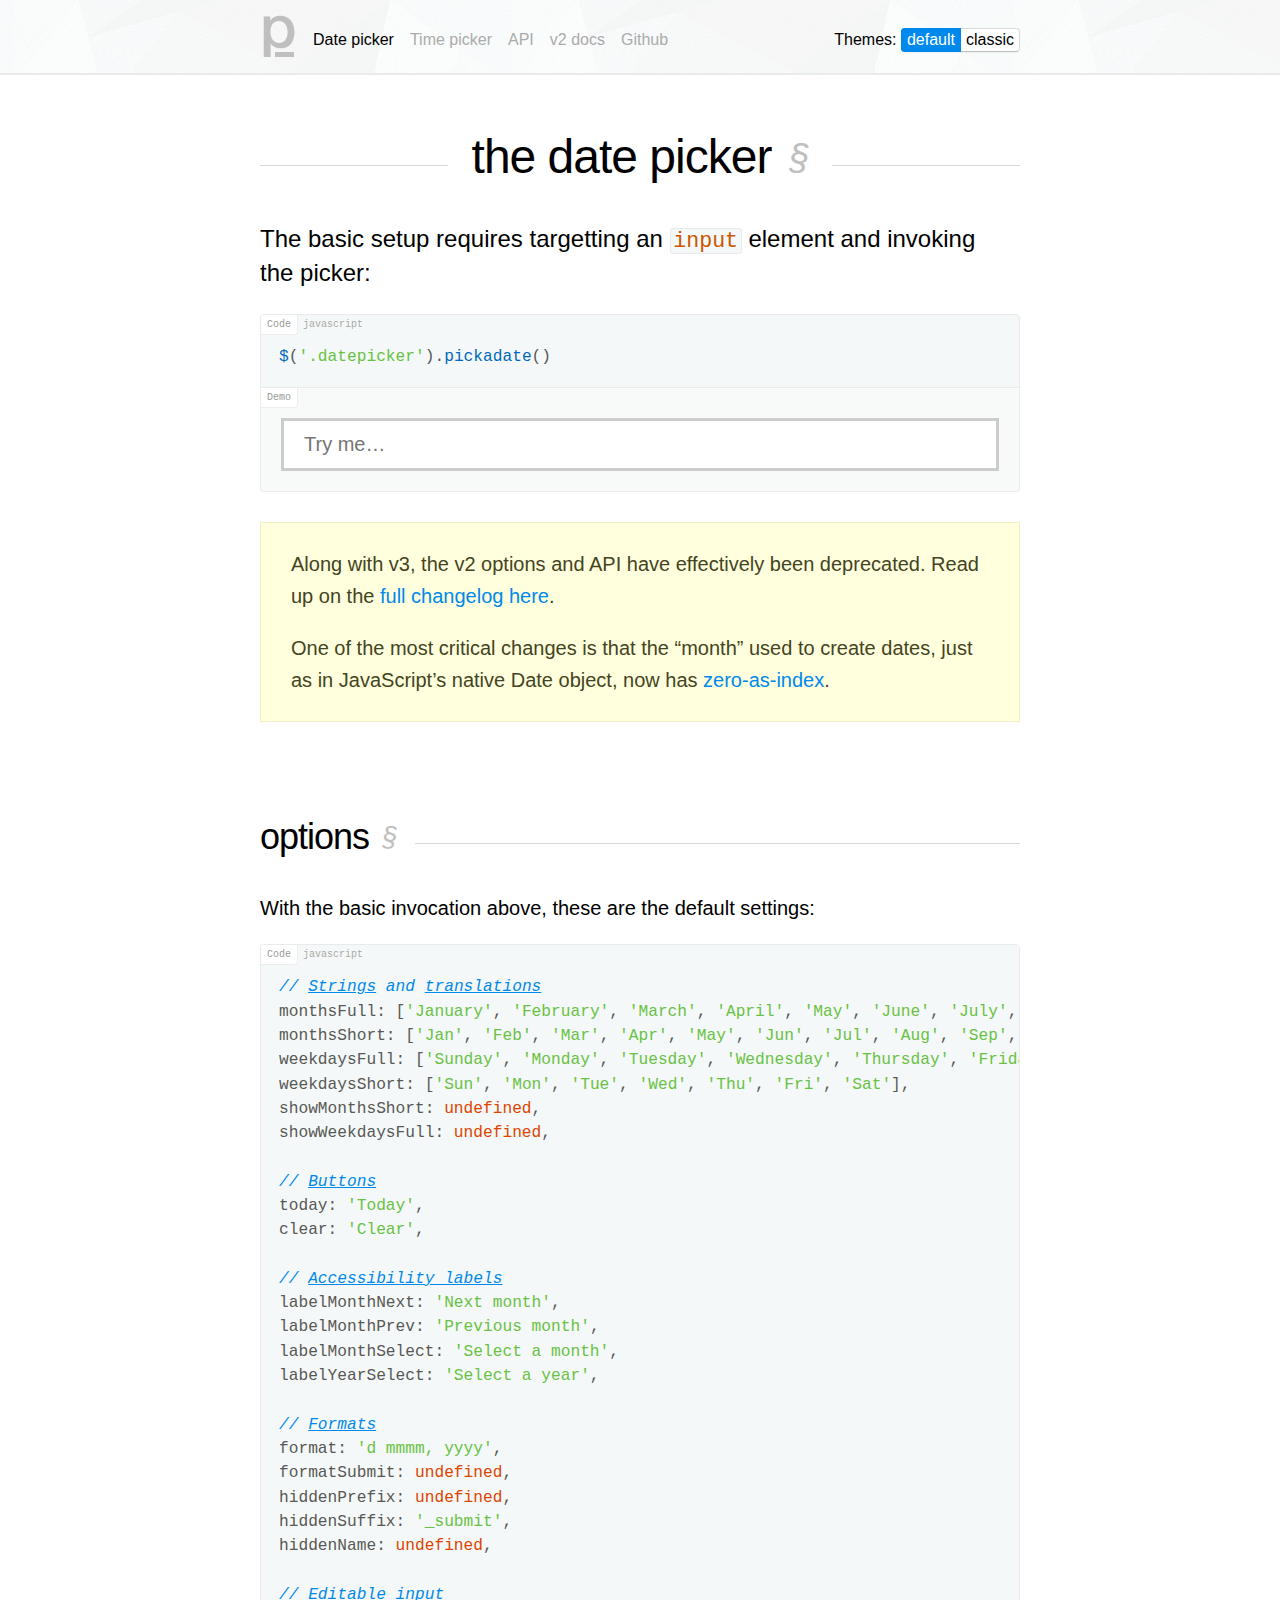
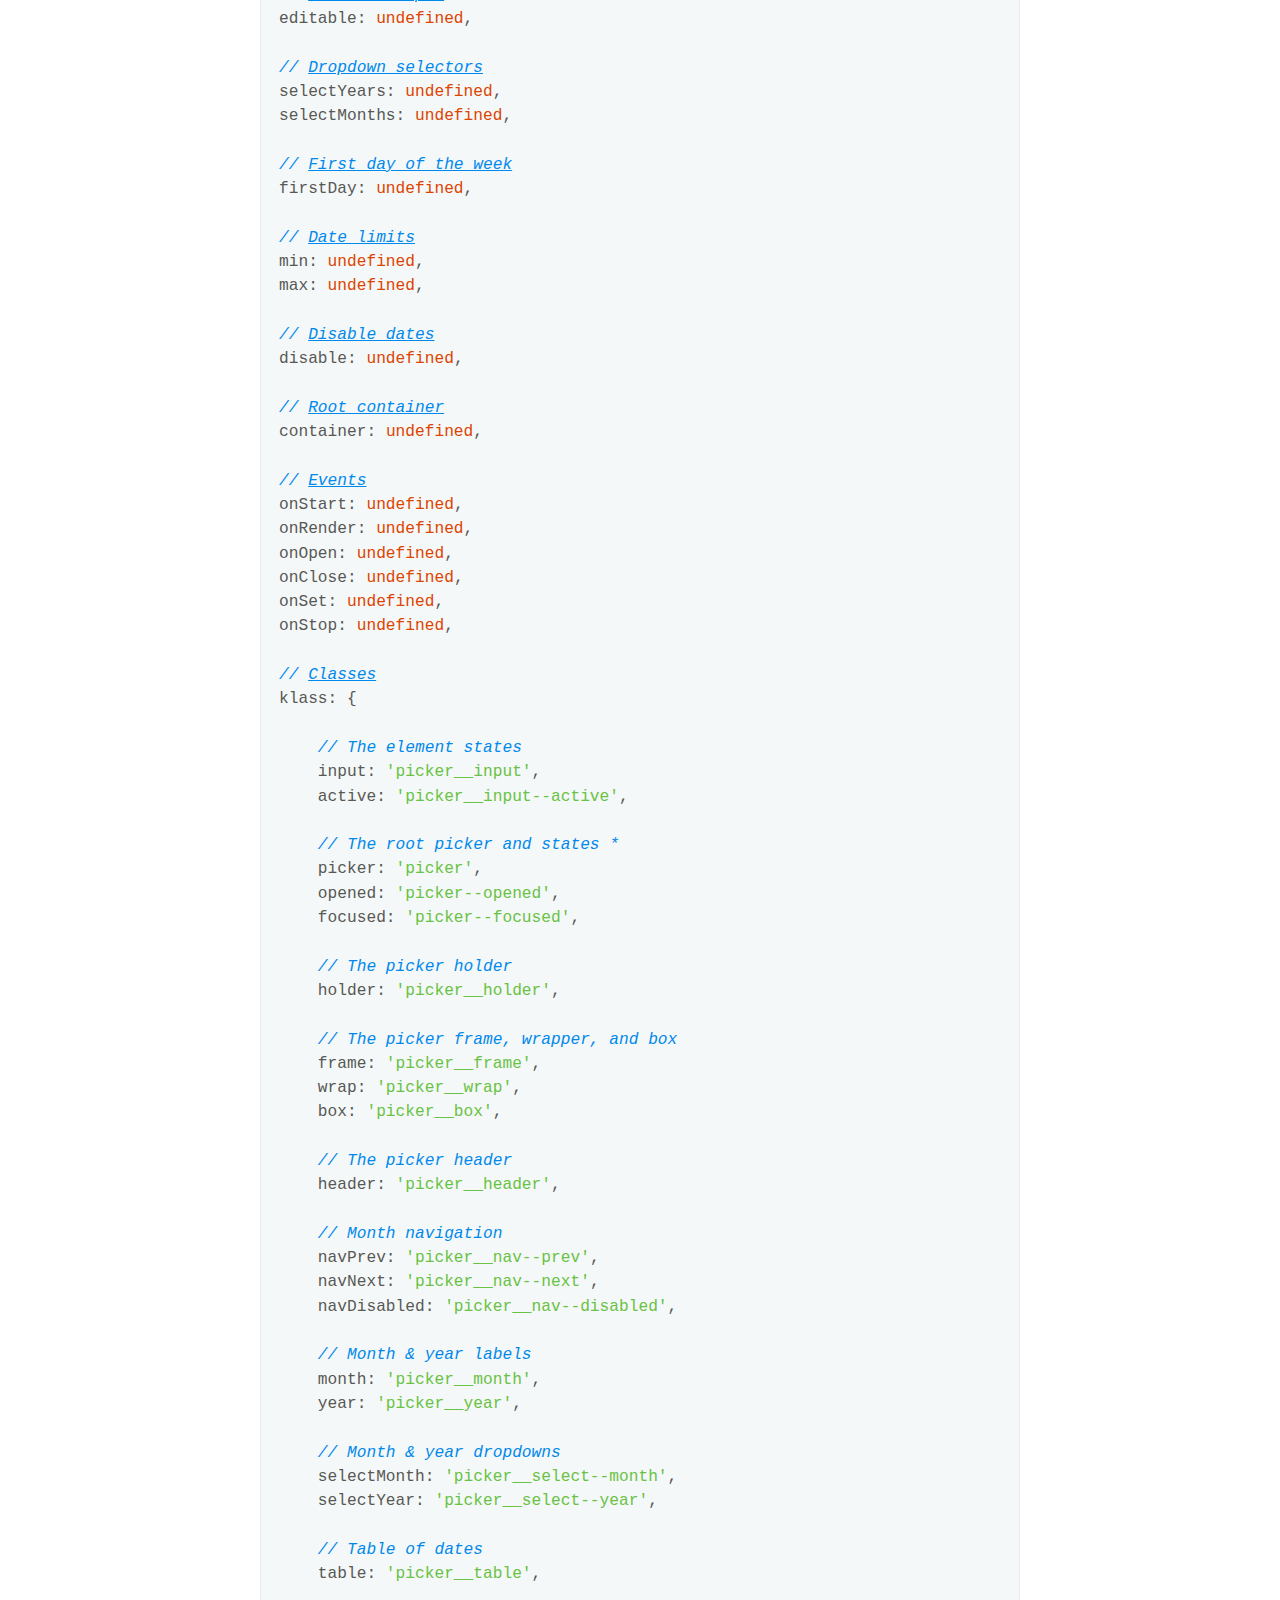
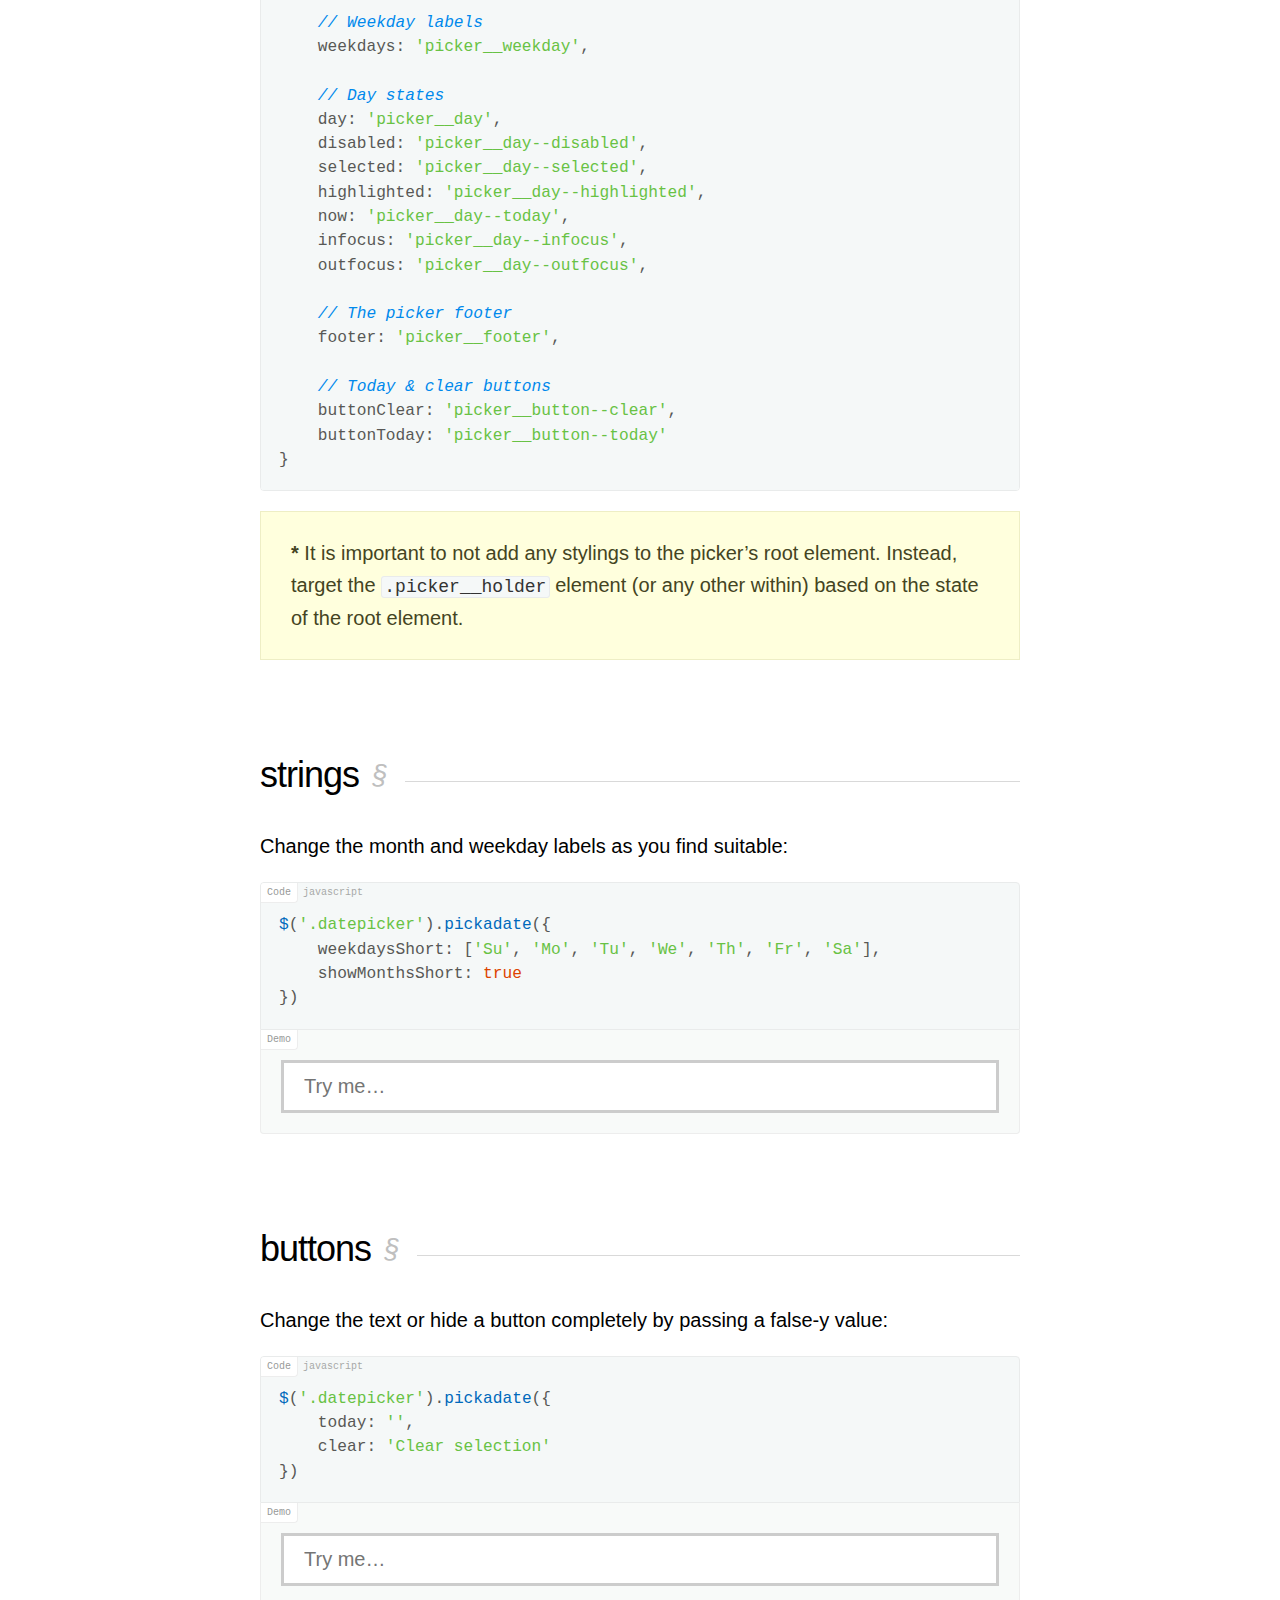
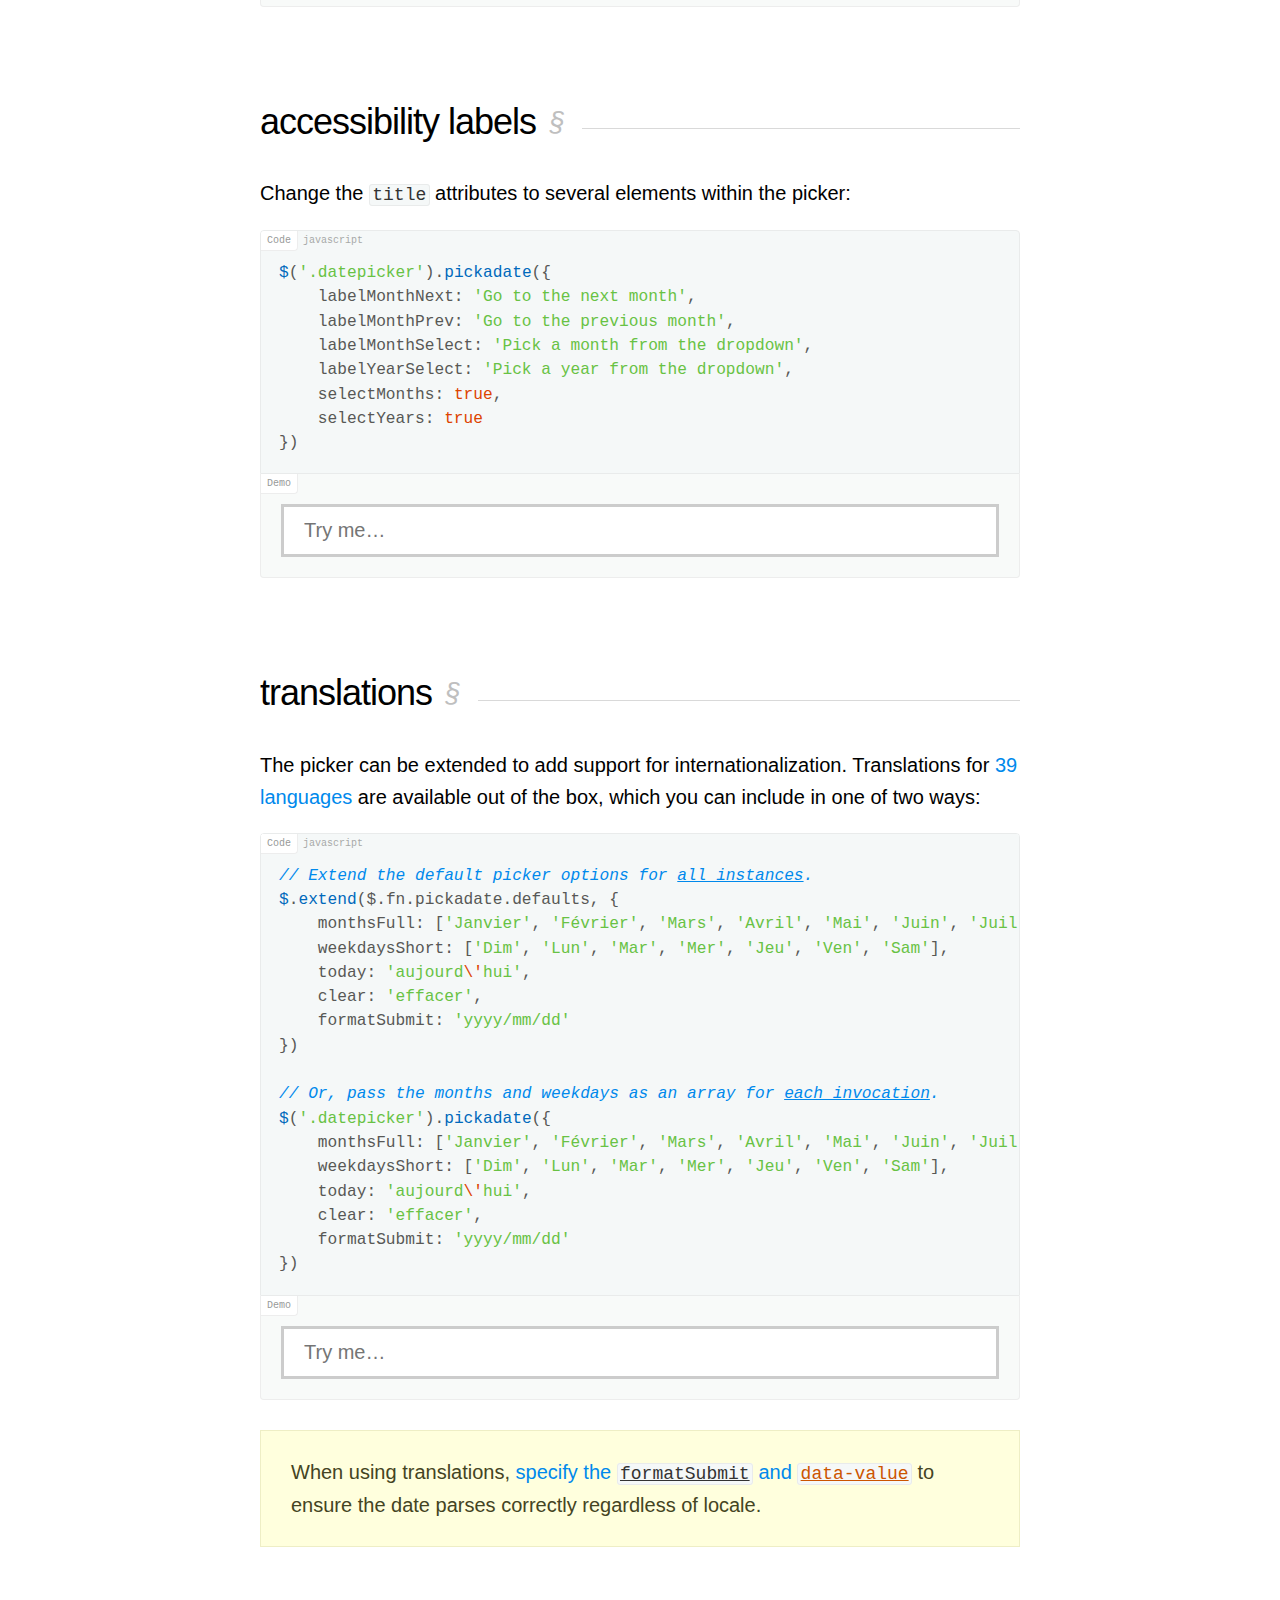
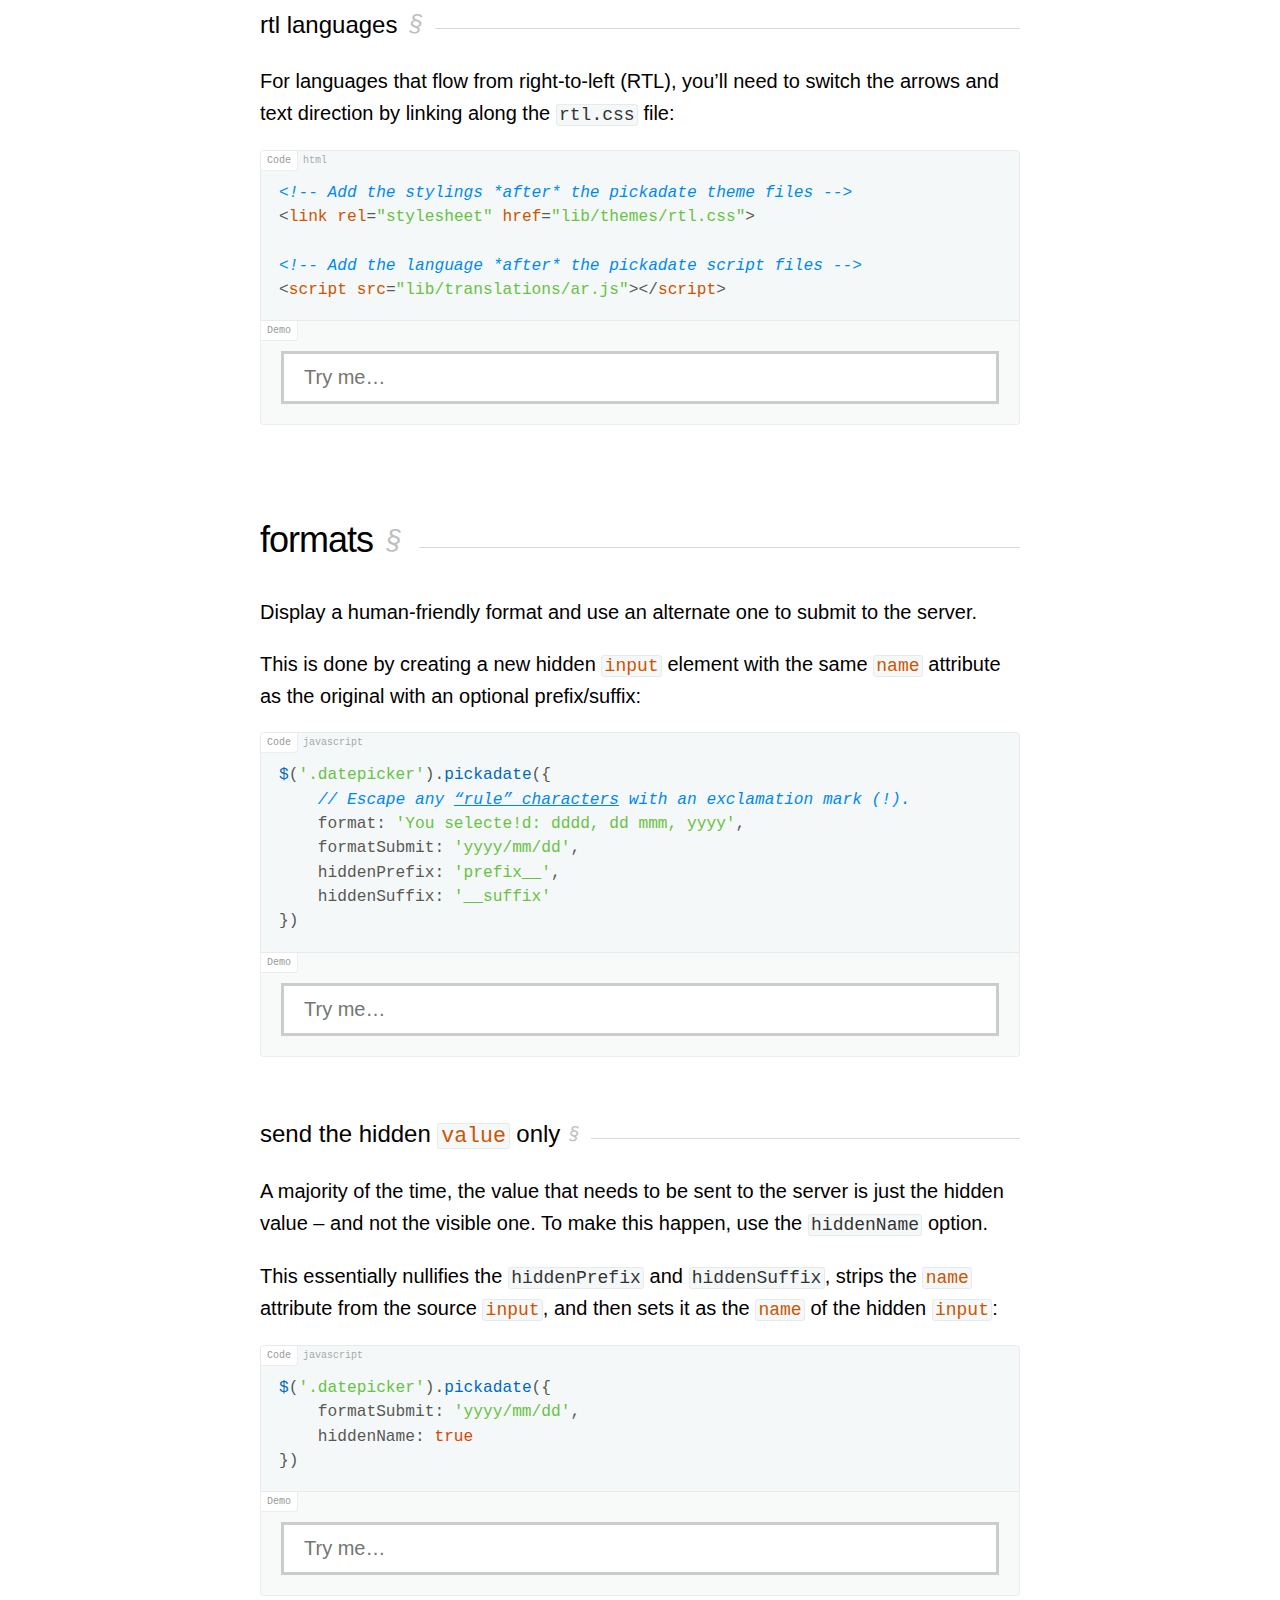
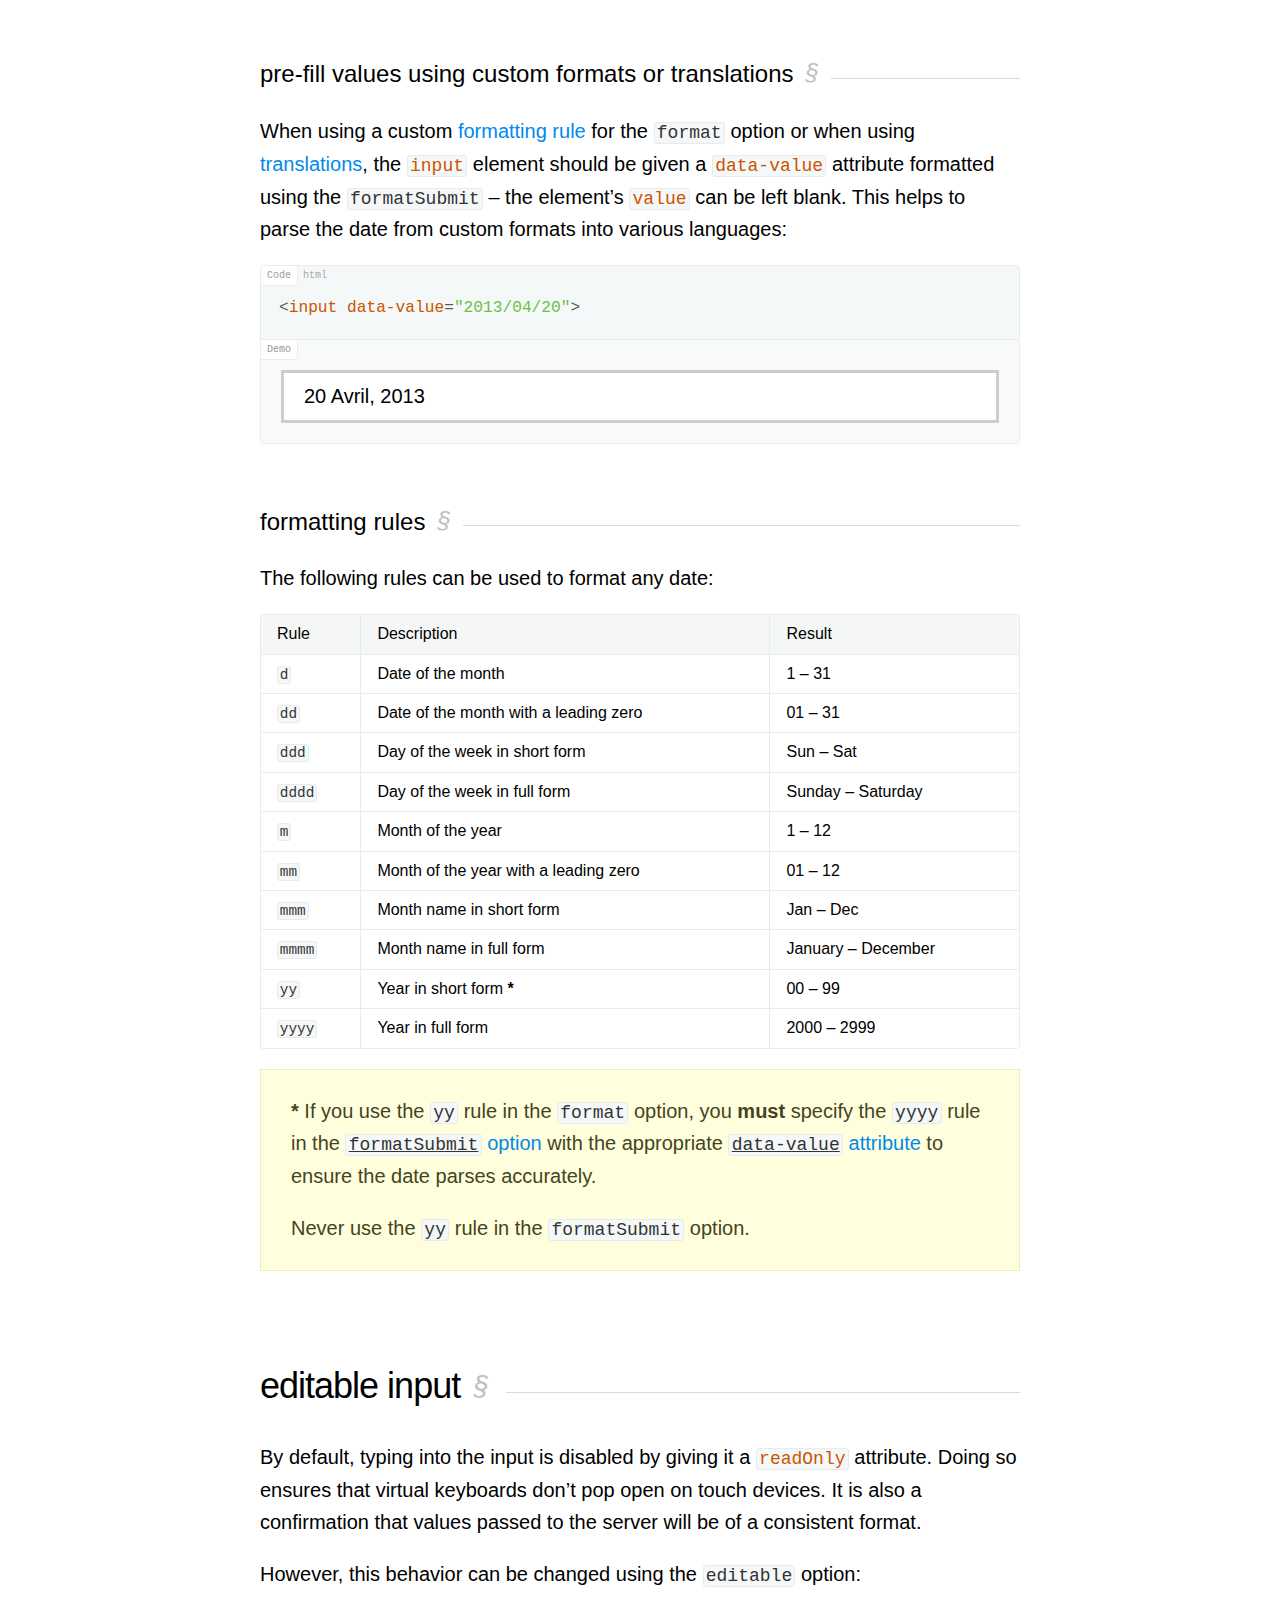
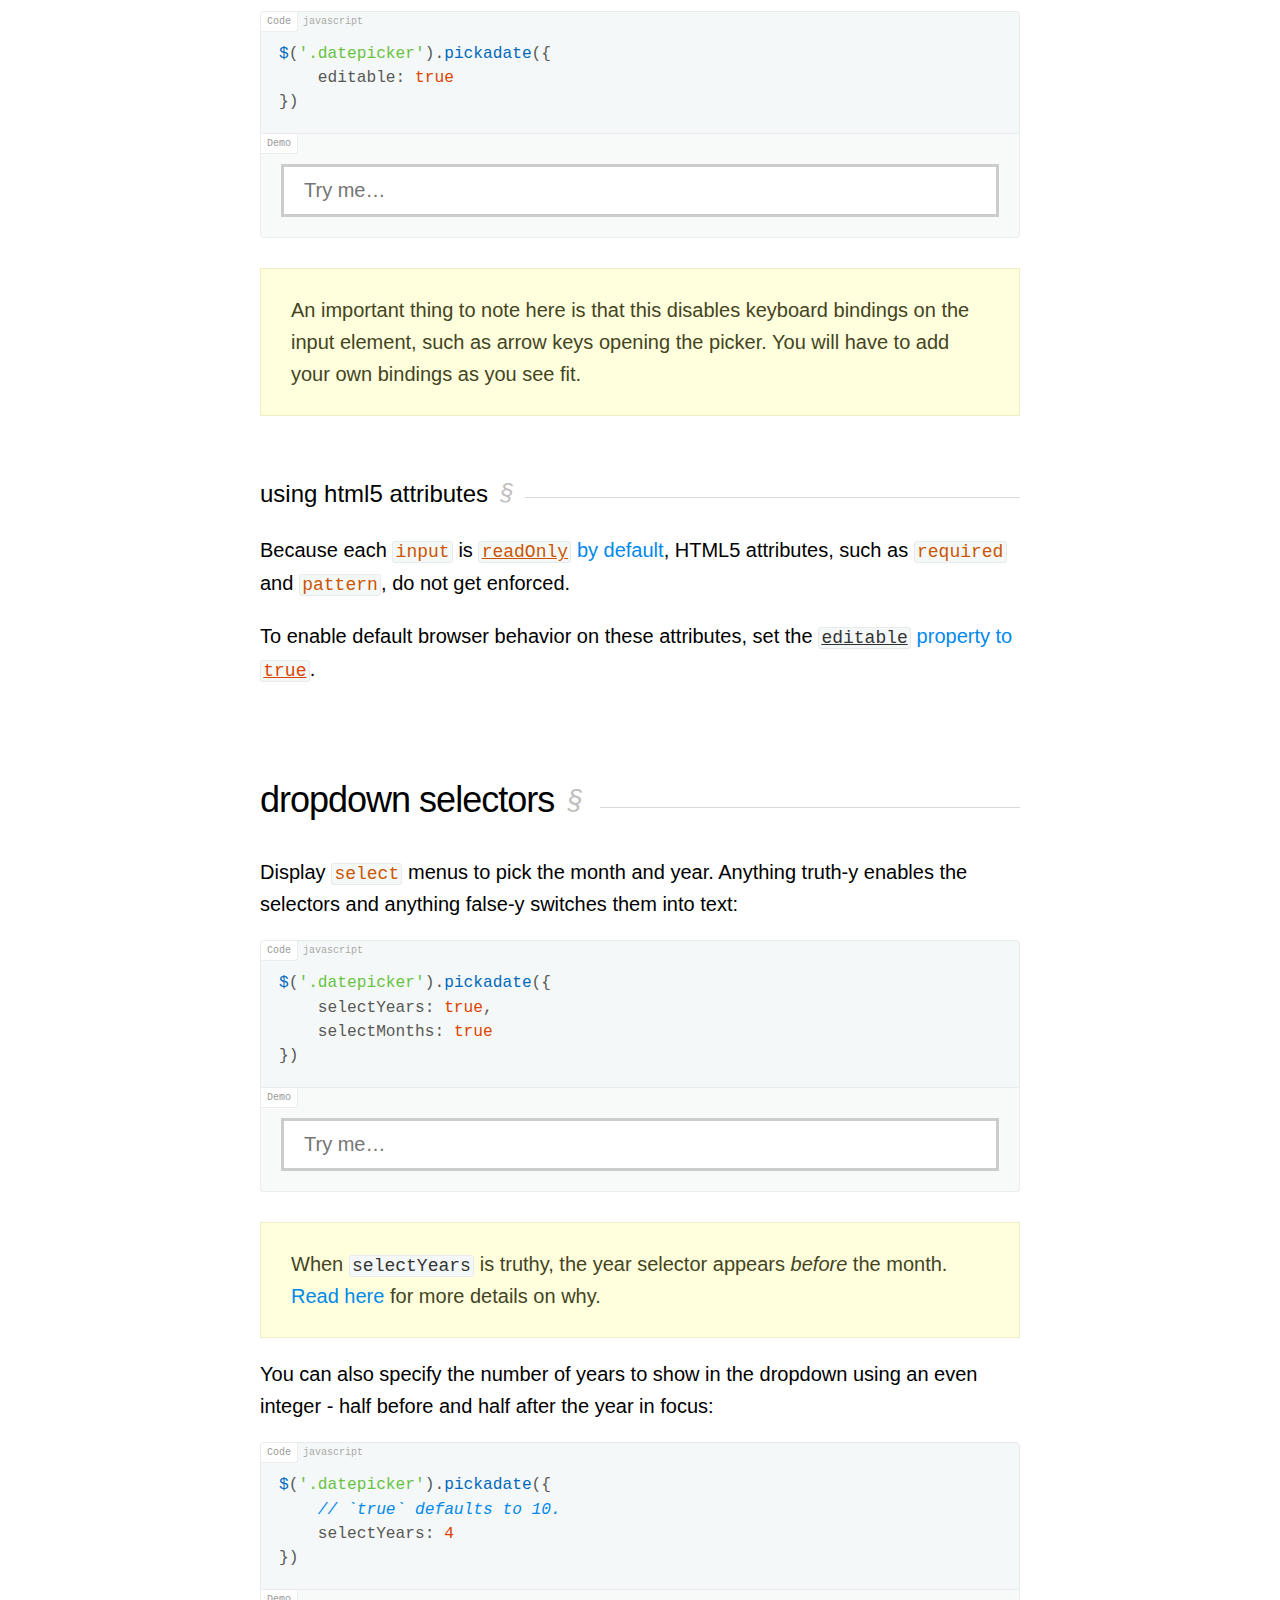
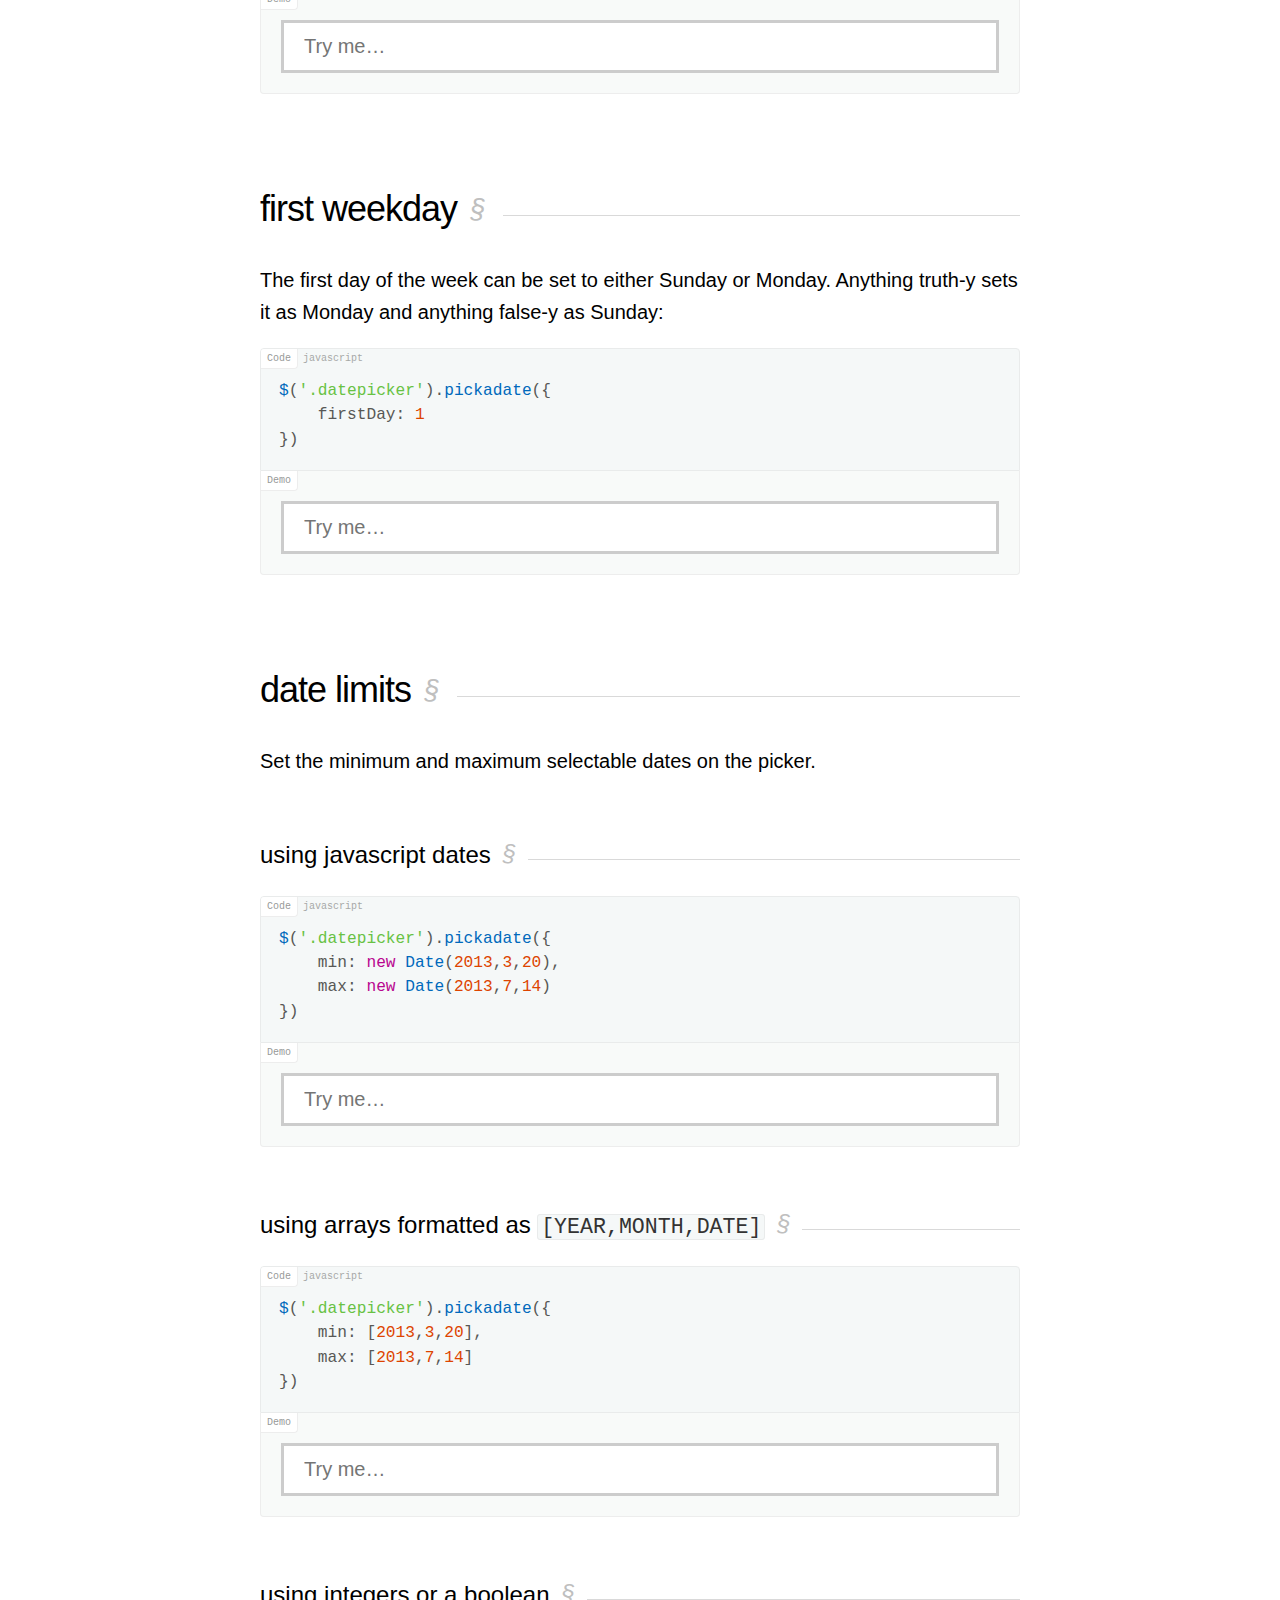
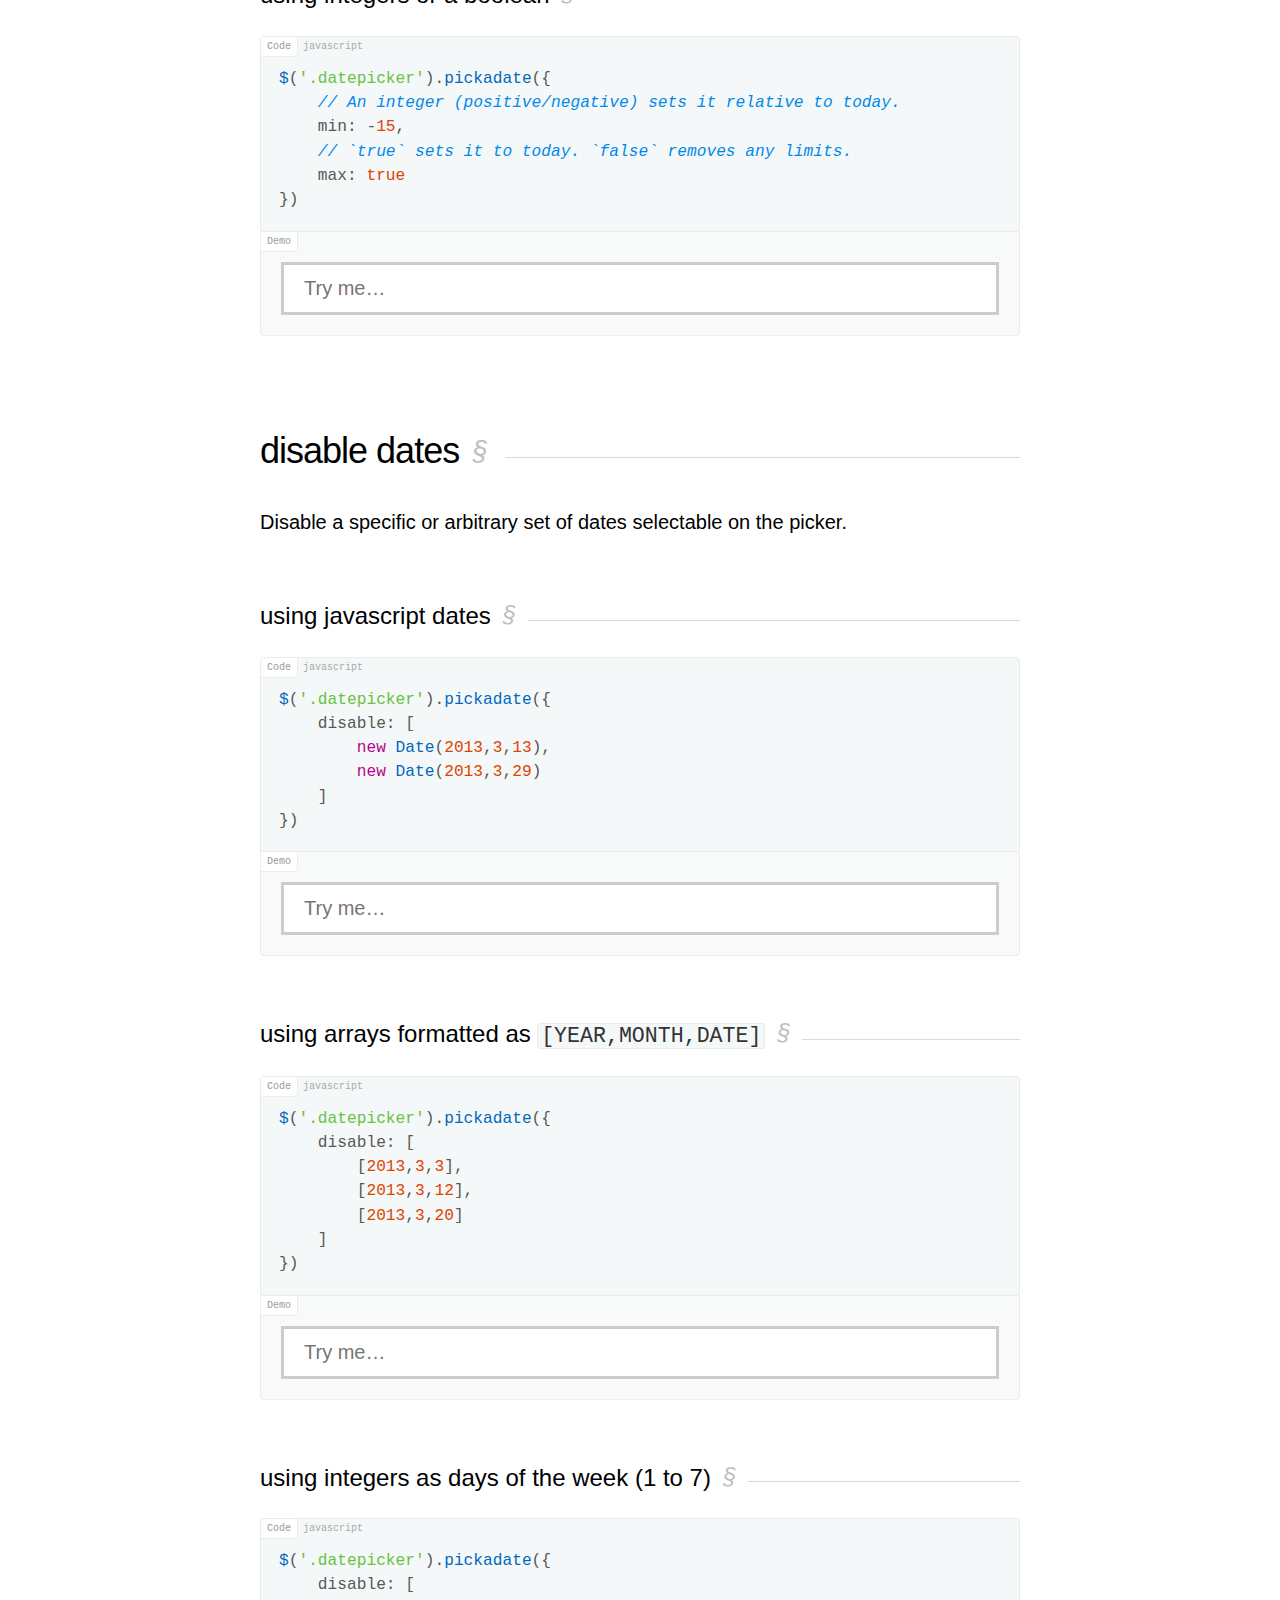
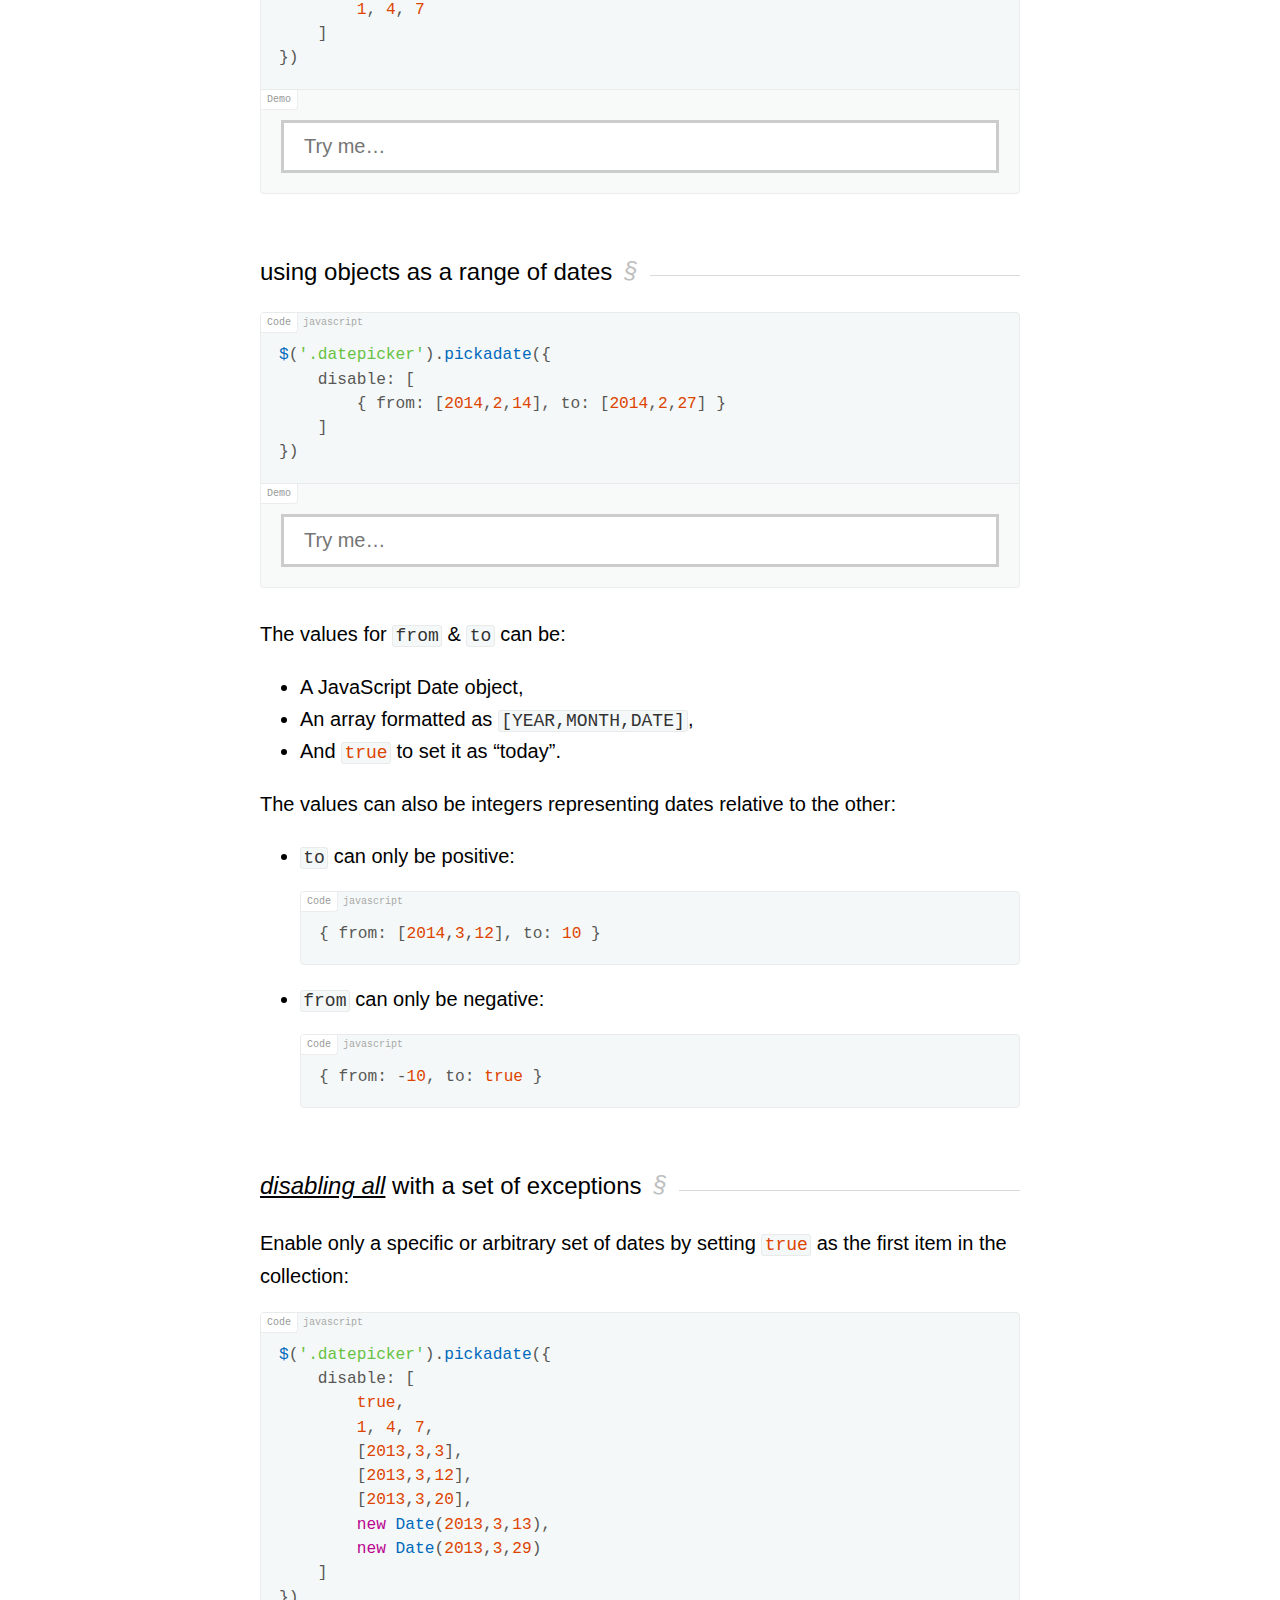
<file: pickadate.js-3.5.2/date.htm>
<!doctype html>

<meta charset="utf-8">

<meta name="author" content="Amsul - http://amsul.ca">

<meta name="viewport" content="width=device-width">
<meta http-equiv="cache-control" content="no-cache">
<meta http-equiv="pragma" content="no-cache">
<meta http-equiv="X-UA-Compatible" content="IE=Edge">

<title>pickadate.js / date</title>

<link rel="shortcut icon" href="demo/images/favicon.ico">
<link rel="stylesheet" href="demo/styles/css/main.css">
<link rel="stylesheet" href="lib/themes/default.css" id="theme_base">
<link rel="stylesheet" href="lib/themes/default.date.css" id="theme_date">
<link rel="stylesheet" href="lib/themes/default.time.css" id="theme_time">

<!--[if lt IE 9]>
    <script>document.createElement('section')</script>
<![endif]-->


<body>


    <header class="section section--header section--splash">

        <div class="section__block section__block--scoped">
            <nav class="menu menu--header page-target" id="menu">
                <ul class="menu__list menu__list--header">
                    <li class="menu__item menu__item--touch menu__item--logo"><a class="menu__link menu__link--dimmed" href="index.htm"><span class="logocon"><span class="logocon__p">p</span><span class="logocon__u"></span></span></a></li>
                    <li class="menu__item menu__item--touch menu__item--toggle">
                        <a class="menu__link menu__link--dimmed page-target__display" href="#menu"><span class="page-target__toggle"></span></a>
                        <a class="menu__link menu__link--dimmed page-target__display--flip" href="#"><span class="page-target__toggle"></span></a>
                    </li>
                    <li class="menu__item menu__item--clear"></li>
                    <li class="menu__item menu__item--responsive page-target__reveal"><a class="menu__link menu__link--dimmed menu__link--active" href="date.htm">Date picker</a></li>
                    <li class="menu__item menu__item--responsive page-target__reveal"><a class="menu__link menu__link--dimmed" href="time.htm">Time picker</a></li>
                    <li class="menu__item menu__item--responsive page-target__reveal"><a class="menu__link menu__link--dimmed" href="api.htm">API</a></li>
                    <li class="menu__item menu__item--responsive page-target__reveal"><a class="menu__link menu__link--dimmed" href="v2-(deprecated)/index.htm">v2 docs</a></li>
                    <li class="menu__item menu__item--responsive page-target__reveal"><a class="menu__link menu__link--dimmed" href="https://github.com/amsul/pickadate.js">Github</a></li>
                    <li class="menu__item menu__item--responsive page-target__reveal menu__item--trail">
                        <span class="menu__link">Themes: <input class="theme-toggle__input" type="radio" id="show_theme_default" name="show_theme" value="default" checked hidden><label class="theme-toggle__label theme-toggle__label--first" for="show_theme_default">default</label><input class="theme-toggle__input" type="radio" id="show_theme_classic" name="show_theme" value="classic" hidden><label class="theme-toggle__label theme-toggle__label--last" for="show_theme_classic" class="checked-negative">classic</label></span>
                    </li>
                </ul>
            </nav>
        </div> <!-- .section__block -->

        

    </header> <!-- .section -->


    




<section class="section">


    <div class="section__block section__block--scoped">

        <h1 class="heading heading--divide-center heading--divide-first"><span class="heading__text">The Date Picker<a class="heading__anchor" name="picker" href="#picker">&sect;</a></span></h1>

        <h3 class="heading heading--thin">The basic setup requires targetting an <code class="tag-name">input</code> element and invoking the&nbsp;picker:</h3>

        <pre class="pre--demo"><code data-language="javascript">$('.datepicker').pickadate()</code></pre>
        <fieldset class="fieldset fieldset--demo js__fieldset"><div class="fieldset__wrapper"><input id="" class="fieldset__input js__datepicker" type=text placeholder="Try me&hellip;"></div></fieldset>

        <div class="section__block section__block--notification">
            <p>Along with v3, the v2 options and API have effectively been deprecated. Read up on the <a href="https://github.com/amsul/pickadate.js/blob/3.5.2/CHANGELOG.md">full changelog here</a>.</p>
            <p>One of the most critical changes is that the “month” used to create dates, just as in JavaScript’s native Date object, now has <a href="https://github.com/amsul/pickadate.js/blob/3.5.2/CHANGELOG.md#zero-as-index">zero-as-index</a>.</p>
        </div>

    </div> <!-- .section__block -->


    <div class="section__block section__block--scoped">

        <h2 class="heading heading--divide"><span class="heading__text">Options<a class="heading__anchor" name="options" href="#options">&sect;</a></span></h2>
        <p>With the basic invocation above, these are the default settings:</p>

        <pre><code data-language="javascript">// <a href="#strings">Strings</a> and <a href="#translations">translations</a>
monthsFull: ['January', 'February', 'March', 'April', 'May', 'June', 'July', 'August', 'September', 'October', 'November', 'December'],
monthsShort: ['Jan', 'Feb', 'Mar', 'Apr', 'May', 'Jun', 'Jul', 'Aug', 'Sep', 'Oct', 'Nov', 'Dec'],
weekdaysFull: ['Sunday', 'Monday', 'Tuesday', 'Wednesday', 'Thursday', 'Friday', 'Saturday'],
weekdaysShort: ['Sun', 'Mon', 'Tue', 'Wed', 'Thu', 'Fri', 'Sat'],
showMonthsShort: undefined,
showWeekdaysFull: undefined,

// <a href="#buttons">Buttons</a>
today: 'Today',
clear: 'Clear',

// <a href="#accessibility-labels">Accessibility labels</a>
labelMonthNext: 'Next month',
labelMonthPrev: 'Previous month',
labelMonthSelect: 'Select a month',
labelYearSelect: 'Select a year',

// <a href="#formats">Formats</a>
format: 'd mmmm, yyyy',
formatSubmit: undefined,
hiddenPrefix: undefined,
hiddenSuffix: '_submit',
hiddenName: undefined,

// <a href="#editable">Editable input</a>
editable: undefined,

// <a href="#selectors">Dropdown selectors</a>
selectYears: undefined,
selectMonths: undefined,

// <a href="#first-weekday">First day of the week</a>
firstDay: undefined,

// <a href="#limits">Date limits</a>
min: undefined,
max: undefined,

// <a href="#disable-dates">Disable dates</a>
disable: undefined,

// <a href="#container">Root container</a>
container: undefined,

// <a href="#events">Events</a>
onStart: undefined,
onRender: undefined,
onOpen: undefined,
onClose: undefined,
onSet: undefined,
onStop: undefined,

// <a href="#classes">Classes</a>
klass: {

    // The element states
    input: 'picker__input',
    active: 'picker__input--active',

    // The root picker and states *
    picker: 'picker',
    opened: 'picker--opened',
    focused: 'picker--focused',

    // The picker holder
    holder: 'picker__holder',

    // The picker frame, wrapper, and box
    frame: 'picker__frame',
    wrap: 'picker__wrap',
    box: 'picker__box',

    // The picker header
    header: 'picker__header',

    // Month navigation
    navPrev: 'picker__nav--prev',
    navNext: 'picker__nav--next',
    navDisabled: 'picker__nav--disabled',

    // Month &amp; year labels
    month: 'picker__month',
    year: 'picker__year',

    // Month &amp; year dropdowns
    selectMonth: 'picker__select--month',
    selectYear: 'picker__select--year',

    // Table of dates
    table: 'picker__table',

    // Weekday labels
    weekdays: 'picker__weekday',

    // Day states
    day: 'picker__day',
    disabled: 'picker__day--disabled',
    selected: 'picker__day--selected',
    highlighted: 'picker__day--highlighted',
    now: 'picker__day--today',
    infocus: 'picker__day--infocus',
    outfocus: 'picker__day--outfocus',

    // The picker footer
    footer: 'picker__footer',

    // Today &amp; clear buttons
    buttonClear: 'picker__button--clear',
    buttonToday: 'picker__button--today'
}</code></pre>

    <div class="section__block section__block--notification">
        <p><b>*</b> It is important to not add any stylings to the picker’s root element. Instead, target the <code>.picker__holder</code> element (or any other within) based on the state of the root element.</p>
    </div>

    </div> <!-- .section__block -->


</section> <!-- .section -->


<section class="section">

    <div class="section__block section__block--scoped">

        <h2 class="heading heading--divide"><span class="heading__text">Strings<a class="heading__anchor" name="strings" href="#strings">&sect;</a></span></h2>
        <p>Change the month and weekday labels as you find suitable:</p>

        <pre class="pre--demo"><code data-language="javascript">$('.datepicker').pickadate({
    weekdaysShort: ['Su', 'Mo', 'Tu', 'We', 'Th', 'Fr', 'Sa'],
    showMonthsShort: true
})</code></pre>

        <fieldset class="fieldset fieldset--demo js__fieldset"><div class="fieldset__wrapper"><input id="date_demo__weekdaysShort" class="fieldset__input " type=text placeholder="Try me&hellip;"></div></fieldset>

    </div> <!-- .section__block -->

</section> <!-- .section -->


<section class="section">

    <div class="section__block section__block--scoped">

        <h2 class="heading heading--divide"><span class="heading__text">Buttons<a class="heading__anchor" name="buttons" href="#buttons">&sect;</a></span></h2>
        <p>Change the text or hide a button completely by passing a false-y value:</p>

        <pre class="pre--demo"><code data-language="javascript">$('.datepicker').pickadate({
    today: '',
    clear: 'Clear selection'
})</code></pre>

        <fieldset class="fieldset fieldset--demo js__fieldset"><div class="fieldset__wrapper"><input id="date_demo__buttons" class="fieldset__input " type=text placeholder="Try me&hellip;"></div></fieldset>

    </div> <!-- .section__block -->

</section> <!-- .section -->


<section class="section">

    <div class="section__block section__block--scoped">

        <h2 class="heading heading--divide"><span class="heading__text">Accessibility labels<a class="heading__anchor" name="accessibility-labels" href="#accessibility-labels">&sect;</a></span></h2>
        <p>Change the <code>title</code> attributes to several elements within the picker:</p>

        <pre class="pre--demo"><code data-language="javascript">$('.datepicker').pickadate({
    labelMonthNext: 'Go to the next month',
    labelMonthPrev: 'Go to the previous month',
    labelMonthSelect: 'Pick a month from the dropdown',
    labelYearSelect: 'Pick a year from the dropdown',
    selectMonths: true,
    selectYears: true
})</code></pre>

        <fieldset class="fieldset fieldset--demo js__fieldset"><div class="fieldset__wrapper"><input id="date_demo__accessibility-labels" class="fieldset__input " type=text placeholder="Try me&hellip;"></div></fieldset>

    </div> <!-- .section__block -->

</section> <!-- .section -->


<section class="section">

    <div class="section__block section__block--scoped">

        <h2 class="heading heading--divide"><span class="heading__text">Translations<a class="heading__anchor" name="translations" href="#translations">&sect;</a></span></h2>
        <p>The picker can be extended to add support for internationalization. Translations for <a href="https://github.com/amsul/pickadate.js/blob/3.5.2/lib/translations">39 languages</a> are available out of the box, which you can include in one of two ways:</p>

        <pre class="pre--demo"><code data-language="javascript">// Extend the default picker options for <u>all instances</u>.
$.extend($.fn.pickadate.defaults, {
    monthsFull: ['Janvier', 'Février', 'Mars', 'Avril', 'Mai', 'Juin', 'Juillet', 'Août', 'Septembre', 'Octobre', 'Novembre', 'Décembre'],
    weekdaysShort: ['Dim', 'Lun', 'Mar', 'Mer', 'Jeu', 'Ven', 'Sam'],
    today: 'aujourd\'hui',
    clear: 'effacer',
    formatSubmit: 'yyyy/mm/dd'
})

// Or, pass the months and weekdays as an array for <u>each invocation</u>.
$('.datepicker').pickadate({
    monthsFull: ['Janvier', 'Février', 'Mars', 'Avril', 'Mai', 'Juin', 'Juillet', 'Août', 'Septembre', 'Octobre', 'Novembre', 'Décembre'],
    weekdaysShort: ['Dim', 'Lun', 'Mar', 'Mer', 'Jeu', 'Ven', 'Sam'],
    today: 'aujourd\'hui',
    clear: 'effacer',
    formatSubmit: 'yyyy/mm/dd'
})</code></pre>
        <fieldset class="fieldset fieldset--demo js__fieldset"><div class="fieldset__wrapper"><input id="date_demo__translations" class="fieldset__input " type=text placeholder="Try me&hellip;"></div></fieldset>

        <div class="section__block section__block--notification">
            <p>When using translations, <a href="#formats">specify the <code>formatSubmit</code> and <code class="attribute">data-value</code></a> to ensure the date parses correctly regardless of locale.</p>
        </div>

        <h3 class="heading heading--divide"><span class="heading__text">RTL languages<a class="heading__anchor--bigger" name="translations_rtl" href="#translations_rtl">&sect;</a></span></h3>
        <p>For languages that flow from right-to-left (RTL), you’ll need to switch the arrows and text direction by linking along the <code>rtl.css</code> file:</p>

        <pre class="pre--demo"><code data-language="html">&lt;!-- Add the stylings *after* the pickadate theme files --&gt;
&lt;link rel="stylesheet" href="lib/themes/rtl.css"&gt;

&lt;!-- Add the language *after* the pickadate script files --&gt;
&lt;script src="lib/translations/ar.js"&gt;&lt;/script&gt;</code></pre>
        <fieldset class="fieldset fieldset--demo js__fieldset"><div class="fieldset__wrapper"><input id="date_demo__translations_rtl" class="fieldset__input " type=text placeholder="Try me&hellip;"></div></fieldset>

    </div> <!-- .section__block -->

</section> <!-- .section -->


<section class="section">

    <div class="section__block section__block--scoped">

        <h2 class="heading heading--divide"><span class="heading__text">Formats<a class="heading__anchor" name="formats" href="#formats">&sect;</a></span></h2>
        <p>Display a human-friendly format and use an alternate one to submit to the server.</p>
        <p>This is done by creating a new hidden <code class="tag-name">input</code> element with the same <code class="attribute">name</code> attribute as the original with an optional prefix/suffix:</p>

        <pre class="pre--demo"><code data-language="javascript">$('.datepicker').pickadate({
    // Escape any <a href="#formatting-rules">“rule” characters</a> with an exclamation mark (!).
    format: 'You selecte!d: dddd, dd mmm, yyyy',
    formatSubmit: 'yyyy/mm/dd',
    hiddenPrefix: 'prefix__',
    hiddenSuffix: '__suffix'
})</code></pre>

        <fieldset class="fieldset fieldset--demo js__fieldset"><div class="fieldset__wrapper"><input id="date_demo__formats--a" class="fieldset__input " name=date_input type=text placeholder="Try me&hellip;"></div></fieldset>

        <h3 class="heading heading--divide"><span class="heading__text">Send the hidden <code class="attribute">value</code> only<a class="heading__anchor" name="formats_use_hidden_only" href="#formats_use_hidden_only">&sect;</a></span></h3>
        <p>A majority of the time, the value that needs to be sent to the server is just the hidden value – and not the visible one. To make this happen, use the <code>hiddenName</code> option.</p>
        <p>This essentially nullifies the <code>hiddenPrefix</code> and <code>hiddenSuffix</code>, strips the <code class="attribute">name</code> attribute from the source <code class="tag-name">input</code>, and then sets it as the <code class="attribute">name</code> of the hidden <code class="tag-name">input</code>:</p>

        <pre class="pre--demo"><code data-language="javascript">$('.datepicker').pickadate({
    formatSubmit: 'yyyy/mm/dd',
    hiddenName: true
})</code></pre>

        <fieldset class="fieldset fieldset--demo js__fieldset"><div class="fieldset__wrapper"><input id="date_demo__formats--b" class="fieldset__input " name=date_input type=text placeholder="Try me&hellip;"></div></fieldset>

        <h3 class="heading heading--divide"><span class="heading__text">Pre-fill values using custom formats or translations<a class="heading__anchor--bigger" name="formats_prefill" href="#formats_prefill">&sect;</a><a name="formats_translations" href="#formats_translations"></a></span></h3>
        <p>When using a custom <a href="#formatting-rules">formatting rule</a> for the <code>format</code> option or when using <a href="#translations">translations</a>, the <code class="tag-name">input</code> element should be given a <code class="attribute">data-value</code> attribute formatted using the <code>formatSubmit</code> – the element’s <code class="attribute">value</code> can be left blank. This helps to parse the date from custom formats into various languages:</p>
        <pre class="pre--demo"><code data-language="html">&lt;input data-value="2013/04/20"></code></pre>
        <fieldset class="fieldset fieldset--demo js__fieldset"><div class="fieldset__wrapper"><input id="date_demo__formats--c" class="fieldset__input " name=date_demo__formats type=text data-value="2013/04/20" placeholder="Try me&hellip;"></div></fieldset>

        <h3 class="heading heading--divide"><span class="heading__text">Formatting Rules<a class="heading__anchor--bigger" name="formatting-rules" href="#formatting-rules">&sect;</a></span></h3>
        <p>The following rules can be used to format any date:</p>

        <table class="table">
            <thead>
                <tr>
                    <th>Rule</th>
                    <th>Description</th>
                    <th>Result</th>
                </tr>
            </thead>
            <tbody>
                <tr>
                    <td><code>d</code></td>
                    <td>Date of the month</td>
                    <td>1 &ndash; 31</td>
                </tr>
                <tr>
                    <td><code>dd</code></td>
                    <td>Date of the month with a leading zero</td>
                    <td>01 &ndash; 31</td>
                </tr>
                <tr>
                    <td><code>ddd</code></td>
                    <td>Day of the week in short form</td>
                    <td>Sun &ndash; Sat</td>
                </tr>
                <tr>
                    <td><code>dddd</code></td>
                    <td>Day of the week in full form</td>
                    <td>Sunday &ndash; Saturday</td>
                </tr>
            </tbody>
            <tbody>
                <tr>
                    <td><code>m</code></td>
                    <td>Month of the year</td>
                    <td>1 &ndash; 12</td>
                </tr>
                <tr>
                    <td><code>mm</code></td>
                    <td>Month of the year with a leading zero</td>
                    <td>01 &ndash; 12</td>
                </tr>
                <tr>
                    <td><code>mmm</code></td>
                    <td>Month name in short form</td>
                    <td>Jan &ndash; Dec</td>
                </tr>
                <tr>
                    <td><code>mmmm</code></td>
                    <td>Month name in full form</td>
                    <td>January &ndash; December</td>
                </tr>
            </tbody>
            <tbody>
                <tr>
                    <td><code>yy</code></td>
                    <td>Year in short form <b>*</b></td>
                    <td>00 &ndash; 99</td>
                </tr>
                <tr>
                    <td><code>yyyy</code></td>
                    <td>Year in full form</td>
                    <td>2000 &ndash; 2999</td>
                </tr>
            </tbody>
        </table>

        <div class="section__block section__block--notification">
            <p><b>*</b> If you use the <code>yy</code> rule in the <code>format</code> option, you <b>must</b> specify the <code>yyyy</code> rule in the <a href="#formats"><code>formatSubmit</code> option</a> with the appropriate <a href="#formats_prefill"><code>data-value</code> attribute</a> to ensure the date parses accurately.</p>
            <p>Never use the <code>yy</code> rule in the <code>formatSubmit</code> option.</p>
        </div>

    </div> <!-- .section__block -->

</section> <!-- .section -->


<section class="section">

    <div class="section__block section__block--scoped">

        <h2 class="heading heading--divide"><span class="heading__text">Editable input<a class="heading__anchor" name="editable" href="#editable">&sect;</a></span></h2>
        <p>By default, typing into the input is disabled by giving it a <code class="attribute">readOnly</code> attribute. Doing so ensures that virtual keyboards don’t pop open on touch devices. It is also a confirmation that values passed to the server will be of a consistent format.</p>
        <p>However, this behavior can be changed using the <code>editable</code> option:</p>

        <pre class="pre--demo"><code data-language="javascript">$('.datepicker').pickadate({
    editable: true
})</code></pre>

        <fieldset class="fieldset fieldset--demo js__fieldset"><div class="fieldset__wrapper"><input id="date_demo__editable" class="fieldset__input " type=text placeholder="Try me&hellip;"></div></fieldset>

        <div class="section__block section__block--notification">
            <p>An important thing to note here is that this disables keyboard bindings on the input element, such as arrow keys opening the picker. You will have to add your own bindings as you see fit.</p>
        </div>

        <h3 class="heading heading--divide"><span class="heading__text">Using HTML5 attributes<a class="heading__anchor--bigger" name="html5-attributes" href="#html5-attributes">&sect;</a></span></h3>
        <p>Because each <code class="tag-name">input</code> is <a href="#editable"><code class="attribute">readOnly</code> by default</a>, HTML5 attributes, such as <code class="attribute">required</code> and <code class="attribute">pattern</code>, do not get enforced.</p>
        <p>To enable default browser behavior on these attributes, set the <a href="#editable"><code>editable</code> property to <code class="constant">true</code></a>.</p>

    </div> <!-- .section__block -->

</section> <!-- .section -->


<section class="section">

    <div class="section__block section__block--scoped">

        <h2 class="heading heading--divide"><span class="heading__text">Dropdown Selectors<a class="heading__anchor" name="selectors" href="#selectors">&sect;</a></span></h2>
        <p>Display <code class="tag-name">select</code> menus to pick the month and year. Anything truth-y enables the selectors and anything false-y switches them into text:</p>

        <pre class="pre--demo"><code data-language="javascript">$('.datepicker').pickadate({
    selectYears: true,
    selectMonths: true
})</code></pre>

        <fieldset class="fieldset fieldset--demo js__fieldset"><div class="fieldset__wrapper"><input id="date_demo__selectors--a" class="fieldset__input " type=text placeholder="Try me&hellip;"></div></fieldset>

        <div class="section__block section__block--notification">
            <p>When <code>selectYears</code> is truthy, the year selector appears <i>before</i> the month. <a href="/issues/384">Read here</a> for more details on why.</p>
        </div>

        <p>You can also specify the number of years to show in the dropdown using an even integer - half before and half after the year in focus:</p>

        <pre class="pre--demo"><code data-language="javascript">$('.datepicker').pickadate({
    // `true` defaults to 10.
    selectYears: 4
})</code></pre>

        <fieldset class="fieldset fieldset--demo js__fieldset"><div class="fieldset__wrapper"><input id="date_demo__selectors--b" class="fieldset__input " type=text placeholder="Try me&hellip;"></div></fieldset>

    </div> <!-- .section__block -->

</section> <!-- .section -->


<section class="section">

    <div class="section__block section__block--scoped">

        <h2 class="heading heading--divide"><span class="heading__text">First Weekday<a class="heading__anchor" name="first-weekday" href="#first-weekday">&sect;</a></span></h2>
        <p>The first day of the week can be set to either Sunday or Monday. Anything truth-y sets it as Monday and anything false-y as Sunday:</p>

        <pre class="pre--demo"><code data-language="javascript">$('.datepicker').pickadate({
    firstDay: 1
})</code></pre>

        <fieldset class="fieldset fieldset--demo js__fieldset"><div class="fieldset__wrapper"><input id="date_demo__firstDay" class="fieldset__input " type=text placeholder="Try me&hellip;"></div></fieldset>

    </div> <!-- .section__block -->

</section> <!-- .section -->


<section class="section">

    <div class="section__block section__block--scoped">

        <h2 class="heading heading--divide"><span class="heading__text">Date Limits<a class="heading__anchor" name="limits" href="#limits">&sect;</a></span></h2>
        <p>Set the minimum and maximum selectable dates on the picker.</p>

        <h3 class="heading heading--divide"><span class="heading__text">Using JavaScript dates<a class="heading__anchor--bigger" name="limits-use-dates" href="#limits-use-dates">&sect;</a></span></h3>

        <pre class="pre--demo"><code data-language="javascript">$('.datepicker').pickadate({
    min: new Date(2013,3,20),
    max: new Date(2013,7,14)
})</code></pre>

        <fieldset class="fieldset fieldset--demo js__fieldset"><div class="fieldset__wrapper"><input id="date_demo__limits--a" class="fieldset__input " type=text placeholder="Try me&hellip;"></div></fieldset>

        <h3 class="heading heading--divide"><span class="heading__text">Using arrays formatted as <code>[YEAR,MONTH,DATE]</code><a class="heading__anchor--bigger" name="limits-use-arrays" href="#limits-use-arrays">&sect;</a></span></h3>

        <pre class="pre--demo"><code data-language="javascript">$('.datepicker').pickadate({
    min: [2013,3,20],
    max: [2013,7,14]
})</code></pre>

        <fieldset class="fieldset fieldset--demo js__fieldset"><div class="fieldset__wrapper"><input id="date_demo__limits--b" class="fieldset__input " type=text placeholder="Try me&hellip;"></div></fieldset>

        <h3 class="heading heading--divide"><span class="heading__text">Using integers or a boolean<a class="heading__anchor--bigger" name="limits-relative" href="#limits-relative">&sect;</a></span></h3>

        <pre class="pre--demo"><code data-language="javascript">$('.datepicker').pickadate({
    // An integer (positive/negative) sets it relative to today.
    min: -15,
    // `true` sets it to today. `false` removes any limits.
    max: true
})</code></pre>

        <fieldset class="fieldset fieldset--demo js__fieldset"><div class="fieldset__wrapper"><input id="date_demo__limits--c" class="fieldset__input " type=text placeholder="Try me&hellip;"></div></fieldset>

    </div> <!-- .section__block -->

</section> <!-- .section -->


<section class="section">

    <div class="section__block section__block--scoped">

        <h2 class="heading heading--divide"><span class="heading__text">Disable Dates<a class="heading__anchor" name="disable-dates" href="#disable-dates">&sect;</a></span></h2>
        <p>Disable a specific or arbitrary set of dates selectable on the picker.</p>

        <h3 class="heading heading--divide"><span class="heading__text">Using JavaScript dates<a class="heading__anchor--bigger" name="disable-dates-use-dates" href="#disable-dates-use-dates">&sect;</a></span></h3>

        <pre class="pre--demo"><code data-language="javascript">$('.datepicker').pickadate({
    disable: [
        new Date(2013,3,13),
        new Date(2013,3,29)
    ]
})</code></pre>

        <fieldset class="fieldset fieldset--demo js__fieldset"><div class="fieldset__wrapper"><input id="date_demo__disable-dates--a" class="fieldset__input " type=text placeholder="Try me&hellip;"></div></fieldset>

        <h3 class="heading heading--divide"><span class="heading__text">Using arrays formatted as <code>[YEAR,MONTH,DATE]</code><a class="heading__anchor--bigger" name="disable-dates-use-arrays" href="#disable-dates-use-arrays">&sect;</a></span></h3>

        <pre class="pre--demo"><code data-language="javascript">$('.datepicker').pickadate({
    disable: [
        [2013,3,3],
        [2013,3,12],
        [2013,3,20]
    ]
})</code></pre>

        <fieldset class="fieldset fieldset--demo js__fieldset"><div class="fieldset__wrapper"><input id="date_demo__disable-dates--b" class="fieldset__input " type=text placeholder="Try me&hellip;"></div></fieldset>

        <h3 class="heading heading--divide"><span class="heading__text">Using integers as days of the week (1 to 7)<a class="heading__anchor--bigger" name="disable-dates-use-integers" href="#disable-dates-use-integers">&sect;</a></span></h3>

        <pre class="pre--demo"><code data-language="javascript">$('.datepicker').pickadate({
    disable: [
        1, 4, 7
    ]
})</code></pre>

        <fieldset class="fieldset fieldset--demo js__fieldset"><div class="fieldset__wrapper"><input id="date_demo__disable-dates--c" class="fieldset__input " type=text placeholder="Try me&hellip;"></div></fieldset>

        <h3 class="heading heading--divide"><span class="heading__text">Using objects as a range of dates<a class="heading__anchor--bigger" name="disable-dates-use-ranges" href="#disable-dates-use-ranges">&sect;</a></span></h3>

        <pre class="pre--demo"><code data-language="javascript">$('.datepicker').pickadate({
    disable: [
        { from: [2014,2,14], to: [2014,2,27] }
    ]
})</code></pre>

        <fieldset class="fieldset fieldset--demo js__fieldset"><div class="fieldset__wrapper"><input id="date_demo__disable-dates--d" class="fieldset__input " type=text placeholder="Try me&hellip;"></div></fieldset>

        <p>The values for <code>from</code> &amp; <code>to</code> can be:</p>
        <ul>
            <li>A JavaScript Date object,</li>
            <li>An array formatted as <code>[YEAR,MONTH,DATE]</code>,</li>
            <li>And <code class="constant">true</code> to set it as “today”.</li>
        </ul>
        <p>The values can also be integers representing dates relative to the other:</p>
        <ul>
            <li><code>to</code> can only be positive: <pre><code data-language="javascript">{ from: [2014,3,12], to: 10 }</code></pre></li>
            <li><code>from</code> can only be negative: <pre><code data-language="javascript">{ from: -10, to: true }</code></pre></li>
        </ul>

        <h3 class="heading heading--divide"><span class="heading__text"><i><u>Disabling all</u></i> with a set of exceptions<a class="heading__anchor--bigger" name="disable-dates-all" href="#disable-dates-all">&sect;</a></span></h3>
        <p>Enable only a specific or arbitrary set of dates by setting <code class="constant">true</code> as the first item in the collection:</p>

        <pre class="pre--demo"><code data-language="javascript">$('.datepicker').pickadate({
    disable: [
        true,
        1, 4, 7,
        [2013,3,3],
        [2013,3,12],
        [2013,3,20],
        new Date(2013,3,13),
        new Date(2013,3,29)
    ]
})</code></pre>

        <fieldset class="fieldset fieldset--demo js__fieldset"><div class="fieldset__wrapper"><input id="date_demo__disable-dates--e" class="fieldset__input " type=text placeholder="Try me&hellip;"></div></fieldset>

        <h3 class="heading heading--divide"><span class="heading__text">Disabling ranges with exceptions<a class="heading__anchor--bigger" name="disable-dates-inverted" href="#disable-dates-inverted">&sect;</a></span></h3>
        <p>Enable dates that fall within a range of disabled dates by adding the <code class="string">inverted</code> parameter to the item within the collection:</p>

        <pre class="pre--demo"><code data-language="javascript">$('.datepicker').pickadate({
    disable: [
        5,
        [2013, 10, 21, 'inverted'],
        { from: [2014, 3, 15], to: [2014, 3, 25] },
        [2014, 3, 20, 'inverted'],
        { from: [2014, 3, 17], to: [2014, 3, 18], inverted: true }
    ]
})</code></pre>

        <fieldset class="fieldset fieldset--demo js__fieldset"><div class="fieldset__wrapper"><input id="date_demo__disable-dates--f" class="fieldset__input " type=text placeholder="Try me&hellip;"></div></fieldset>


    </div> <!-- .section__block -->

</section> <!-- .section -->



<section class="section">

    <div class="section__block section__block--scoped">

        <h2 class="heading heading--divide"><span class="heading__text">container<a class="heading__anchor" name="container" href="#container">&sect;</a></span></h2>
        <p>By default, the picker’s root element is inserted right after the <code class="keyword">input</code> element. Specify where to insert the root element by passing any valid CSS selector to this option:</p>

        <div id="root-outlet" style="position:relative"></div>

        <pre class="pre--demo"><code data-language="javascript">$('.datepicker').pickadate({
    container: '#root-outlet'
})</code></pre>

        <fieldset class="fieldset fieldset--demo js__fieldset"><div class="fieldset__wrapper"><input id="date_demo__container" class="fieldset__input " type=text placeholder="Try me&hellip;"></div></fieldset>

        <div class="section__block section__block--notification">
            <p>This is especially important when the <code class="keyword">input</code> falls within a <code class="keyword">label</code> element because click events bubble up to the <code class="keyword">label</code> element and re-open the picker.</p>
        </div>

    </div> <!-- .section__block -->

</section> <!-- .section -->



<section class="section">

    <div class="section__block section__block--scoped">

        <h2 class="heading heading--divide"><span class="heading__text">events<a class="heading__anchor" name="events" href="#events">&sect;</a></span></h2>
        <p>Fire off events as the user interacts with the picker:</p>

        <pre class="pre--demo"><code data-language="javascript">$('.datepicker').pickadate({
    onStart: function() {
        console.log('Hello there :)')
    },
    onRender: function() {
        console.log('Whoa.. rendered anew')
    },
    onOpen: function() {
        console.log('Opened up')
    },
    onClose: function() {
        console.log('Closed now')
    },
    onStop: function() {
        console.log('See ya.')
    },
    onSet: function(context) {
        console.log('Just set stuff:', context)
    }
})</code></pre>

        <fieldset class="fieldset fieldset--demo js__fieldset"><div class="fieldset__wrapper"><input id="date_demo__events" class="fieldset__input " type=text placeholder="Open your console and try me&hellip;"></div></fieldset>

        <p>The <code class="function">onSet</code> event is the only callback that is passed a <code>context</code> argument that provides details as to which properties are being “set”.</p>
        <p>Within scope of all six of these events, <code class="keyword">this</code> refers to <a href="api.htm">the picker</a>.</p>
        <p>To learn more on how to use the picker object, read the <a href="api.htm">API</a> documentation.</p>

    </div> <!-- .section__block -->

</section> <!-- .section -->






    <footer class="section section--footer">

        <div class="section__block section__block--scoped text-center">
            <h2 class="heading heading--one heading--divide-center"><span class="heading__text peace">&#x270C;</span></h2>
            <p class="heading heading--three heading--thin">Made by <a href="http://twitter.com/amsul_">Amsul</a></p>
            <p>Code licensed under <a href="http://amsul.ca/MIT">MIT</a></p>
            <div class="text-tiny text-dimmed">
                <p>Pattern from <a href="http://subtlepatterns.com/">Subtle Patterns</a>&nbsp;&nbsp;•&nbsp;&nbsp;Syntax highlighting with <a href="http://craig.is/making/rainbows">Rainbow.js</a></p>
                <p><a href="http://selz.co/1g80kCZ">Share some &hearts;</a></p>
            </div>
        </div> <!-- .section__block -->

    </footer> <!-- .section -->


    <script src="http://code.jquery.com/jquery-1.10.2.min.js"></script>
    <script>window.jQuery||document.write('<script src="tests/jquery.2.0.0.js"><\/script>')</script>
    <script src="lib/picker.js"></script>
    <script src="lib/picker.date.js"></script>
    <script src="lib/picker.time.js"></script>
    <script src="lib/legacy.js"></script>
    <script src="demo/scripts/demo.js"></script>
    <script src="demo/scripts/rainbow.js"></script>
    <script type="text/javascript">
        var _gaq = _gaq || [];
        _gaq.push(['_setAccount', 'UA-36321179-2']);
        _gaq.push(['_trackPageview']);
        (function() {
            var ga = document.createElement('script'); ga.type = 'text/javascript'; ga.async = true;
            ga.src = ('https:' == document.location.protocol ? 'https://ssl' : 'http://www') + '.google-analytics.com/ga.js';
            var s = document.getElementsByTagName('script')[0]; s.parentNode.insertBefore(ga, s);
        })();
    </script>


</body>
</file>
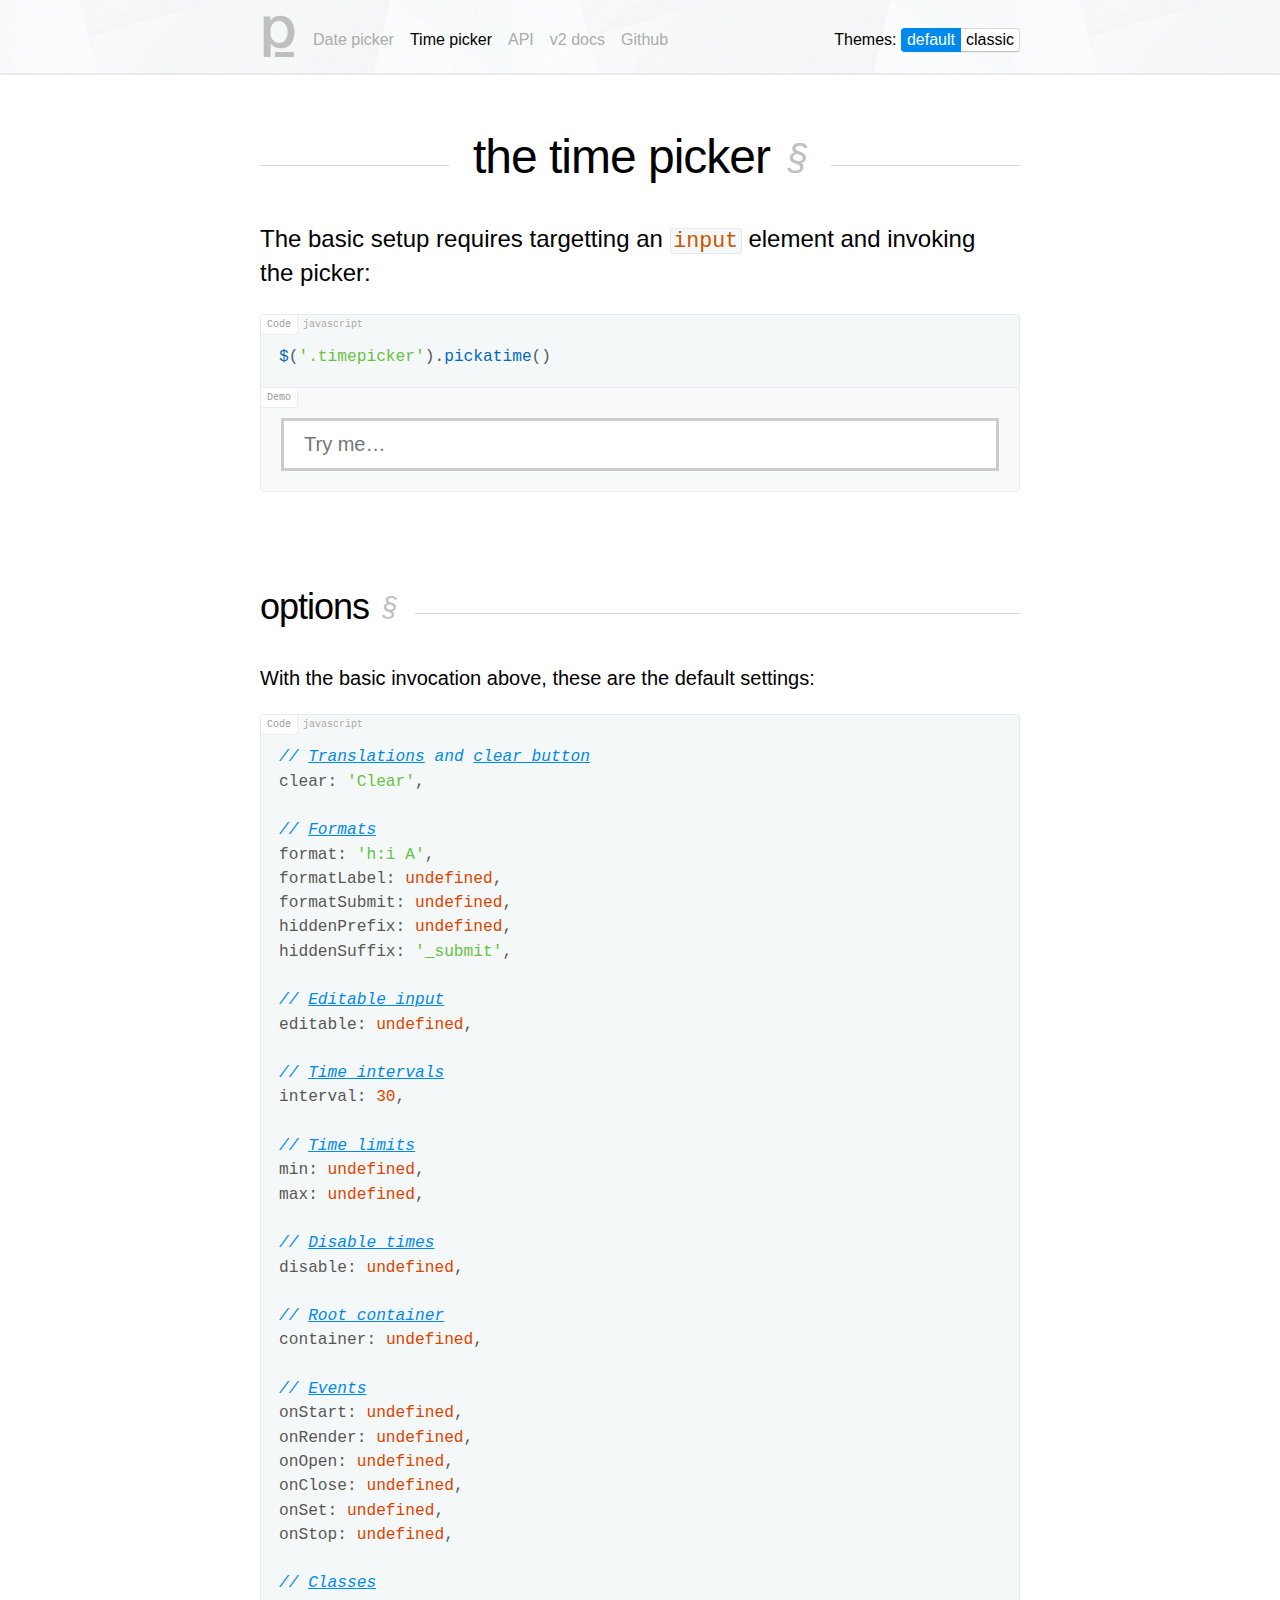
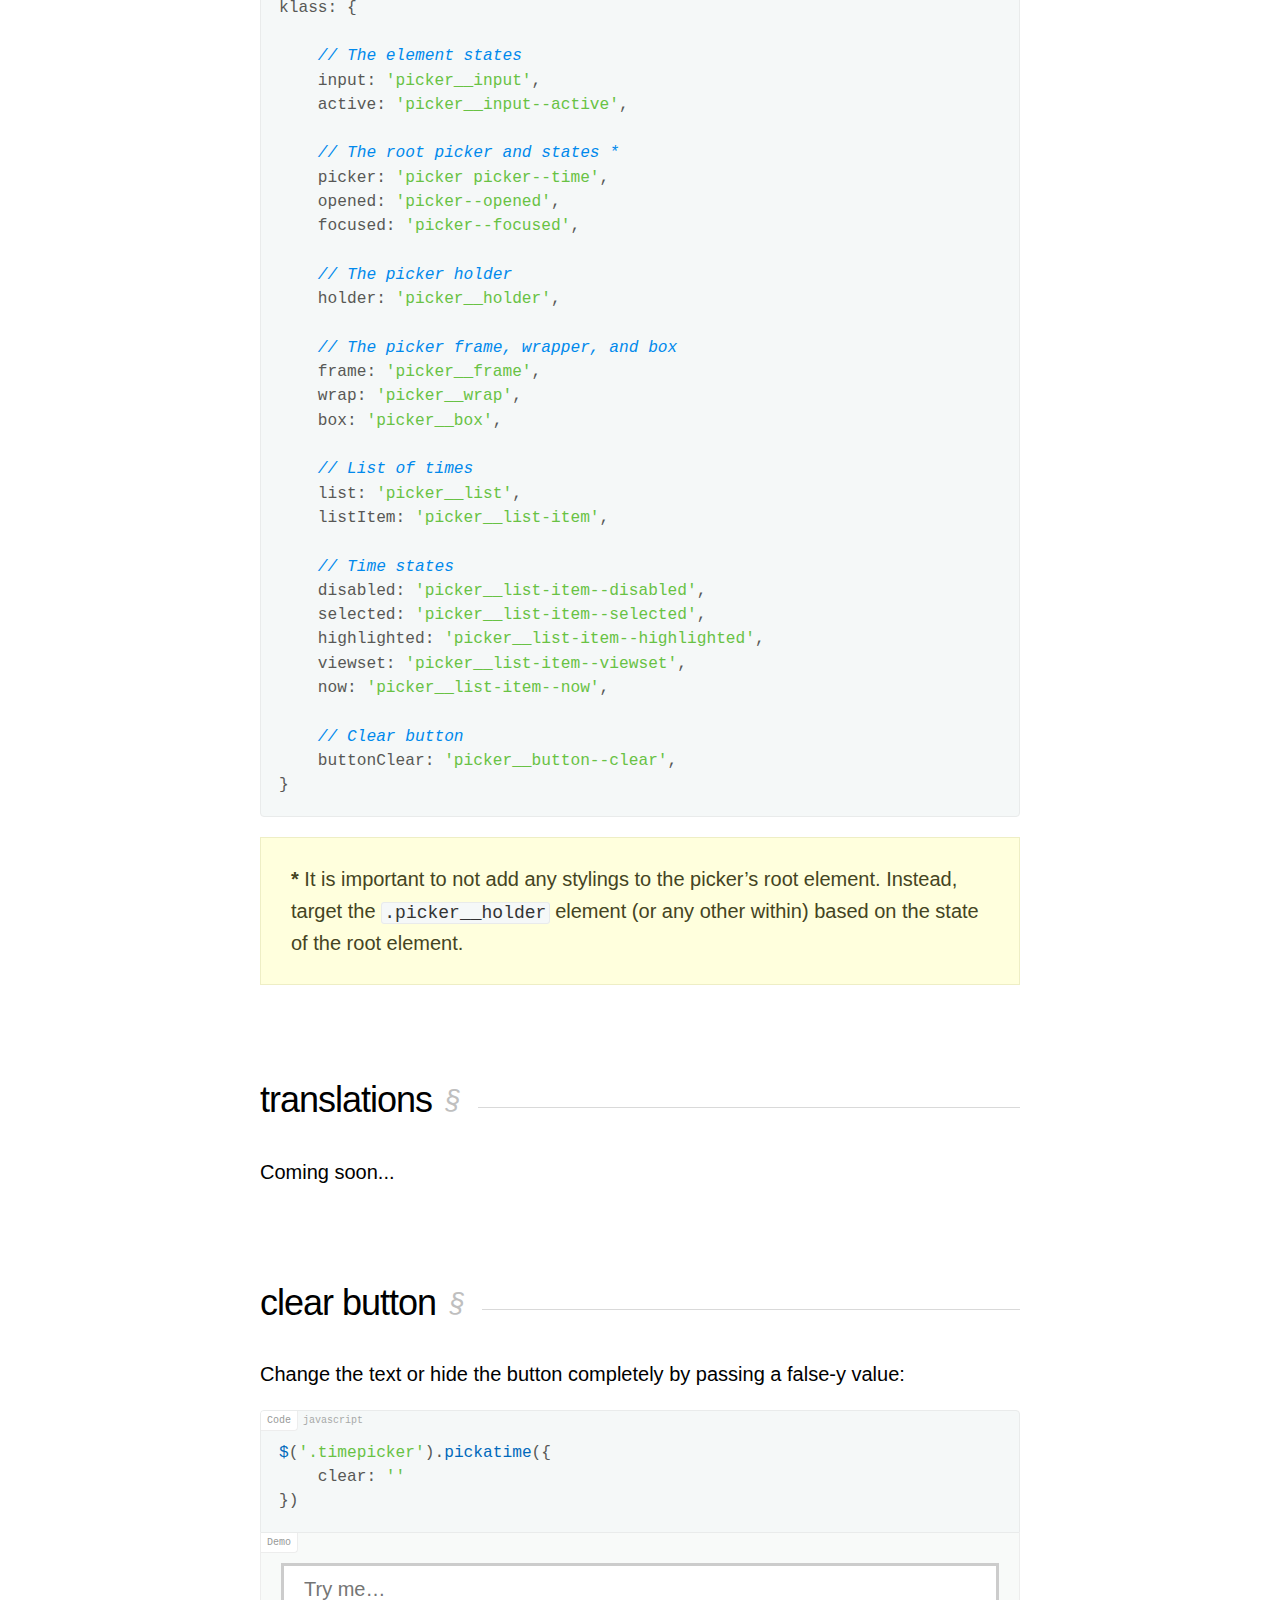
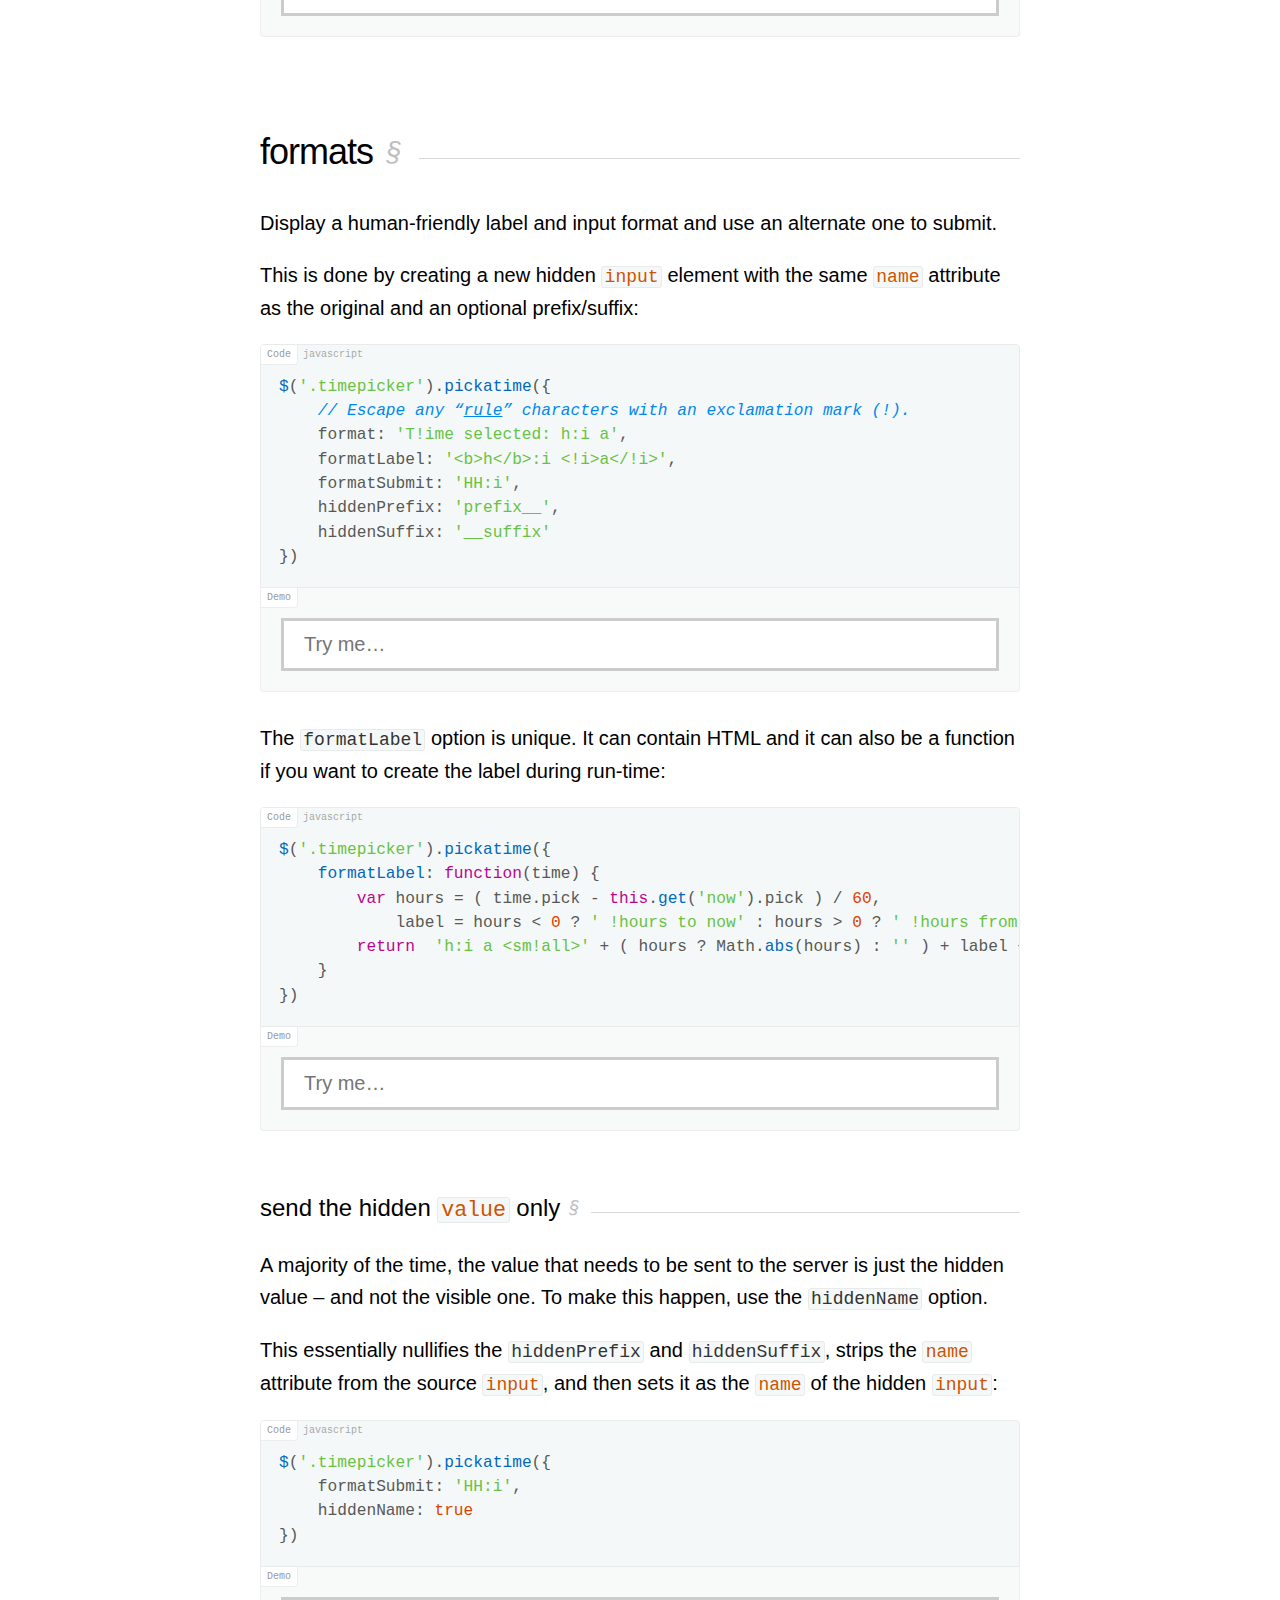
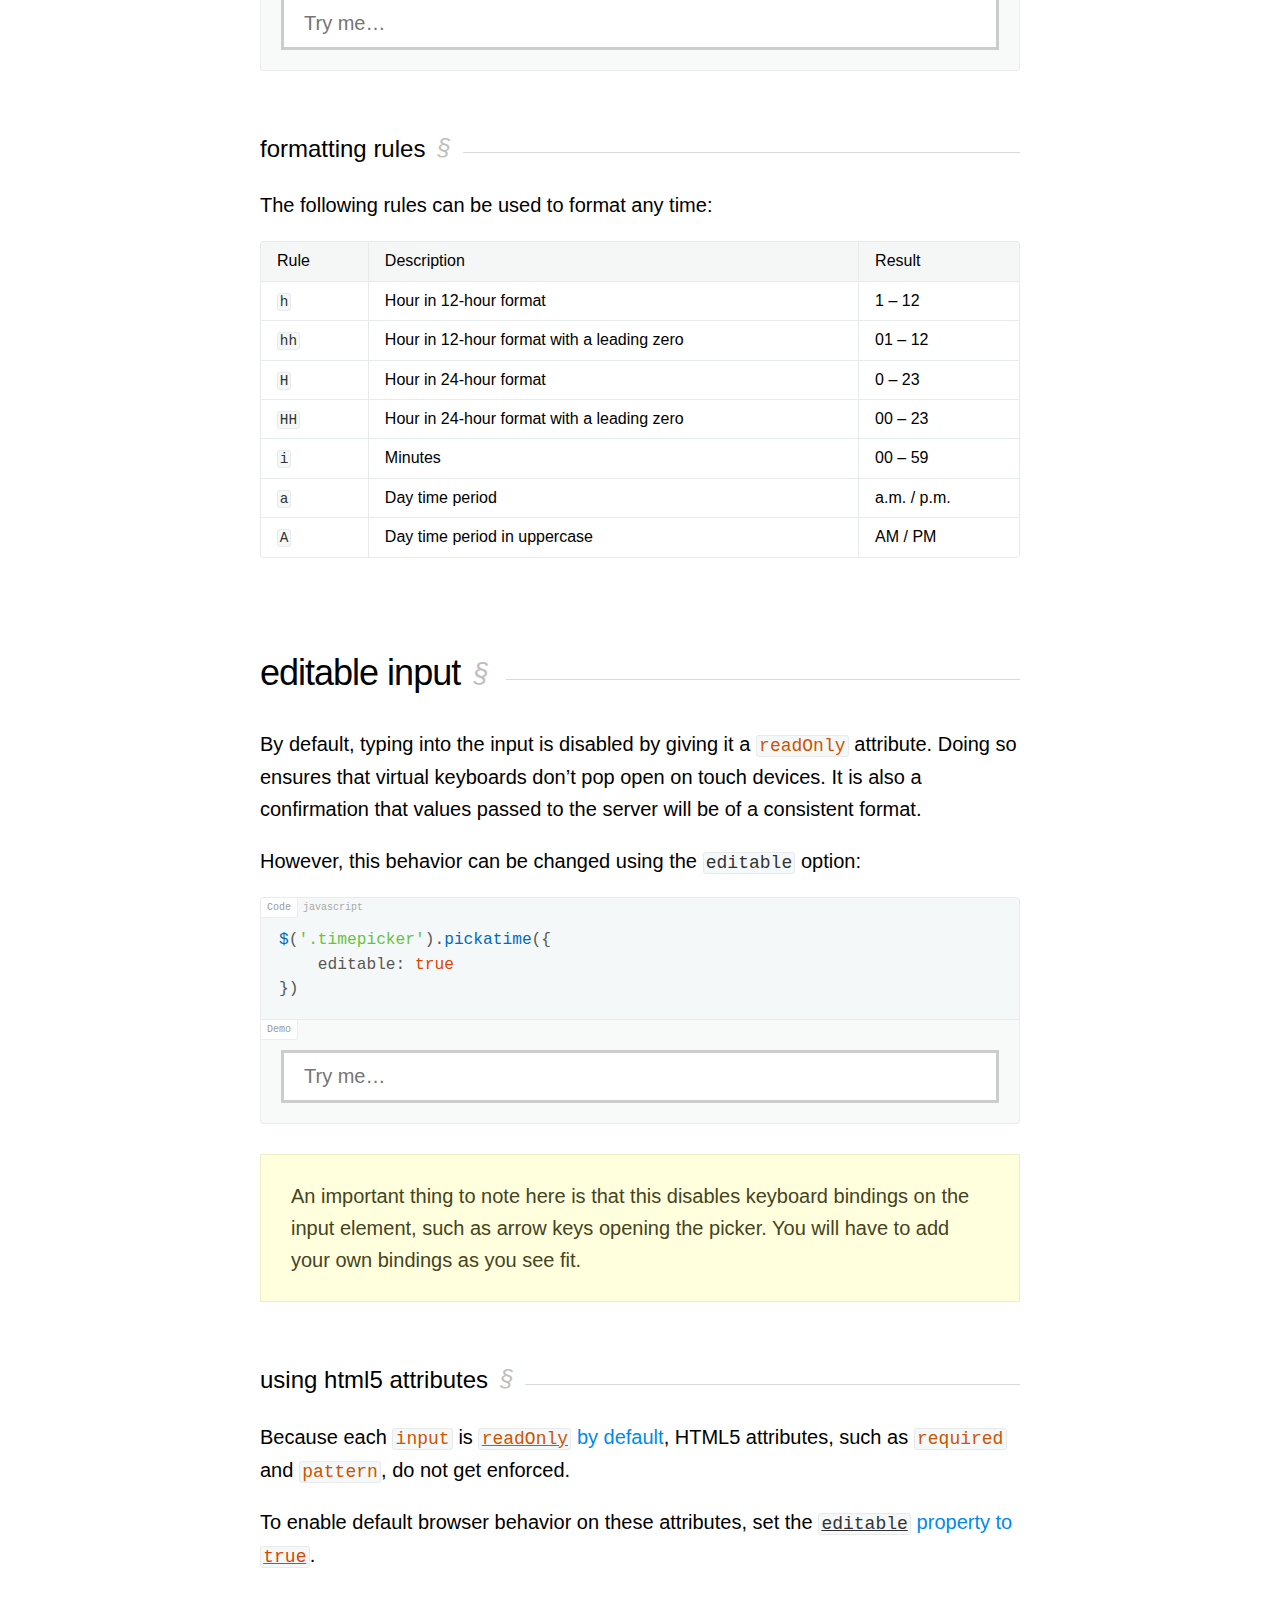
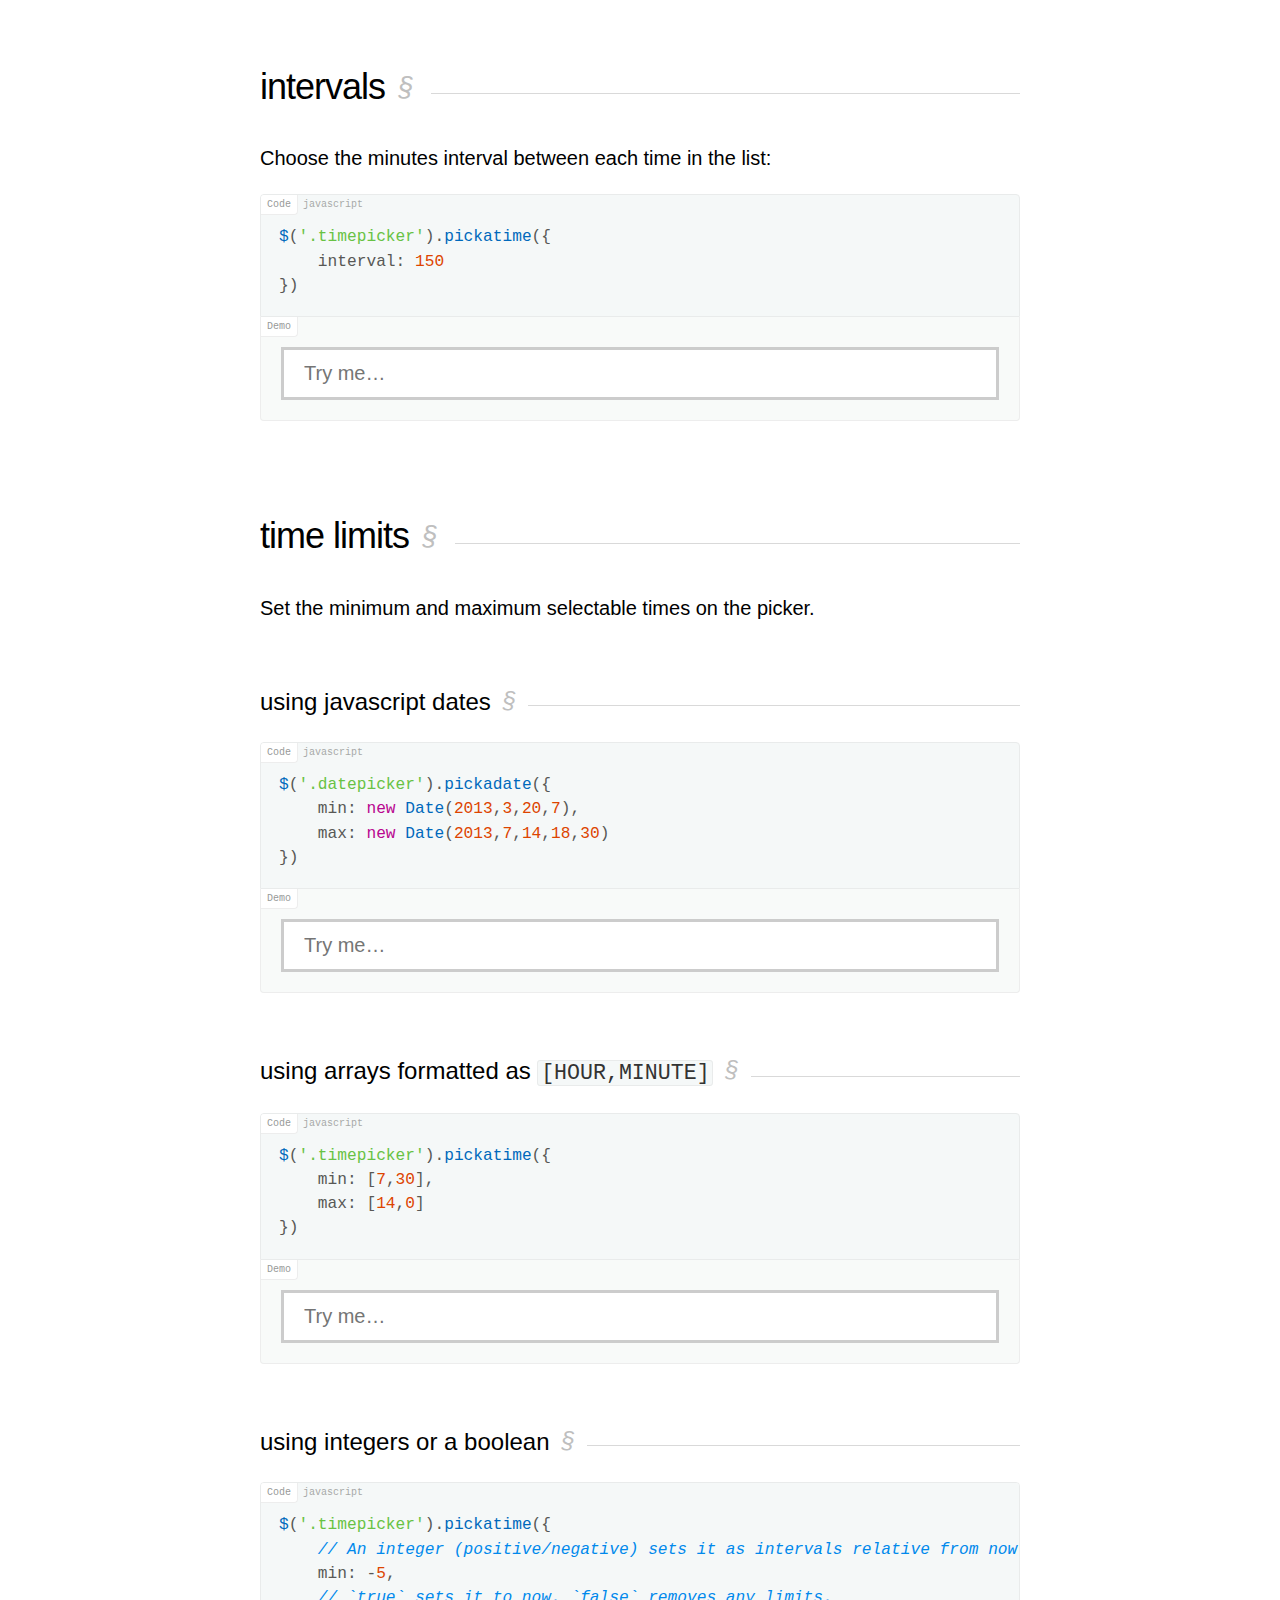
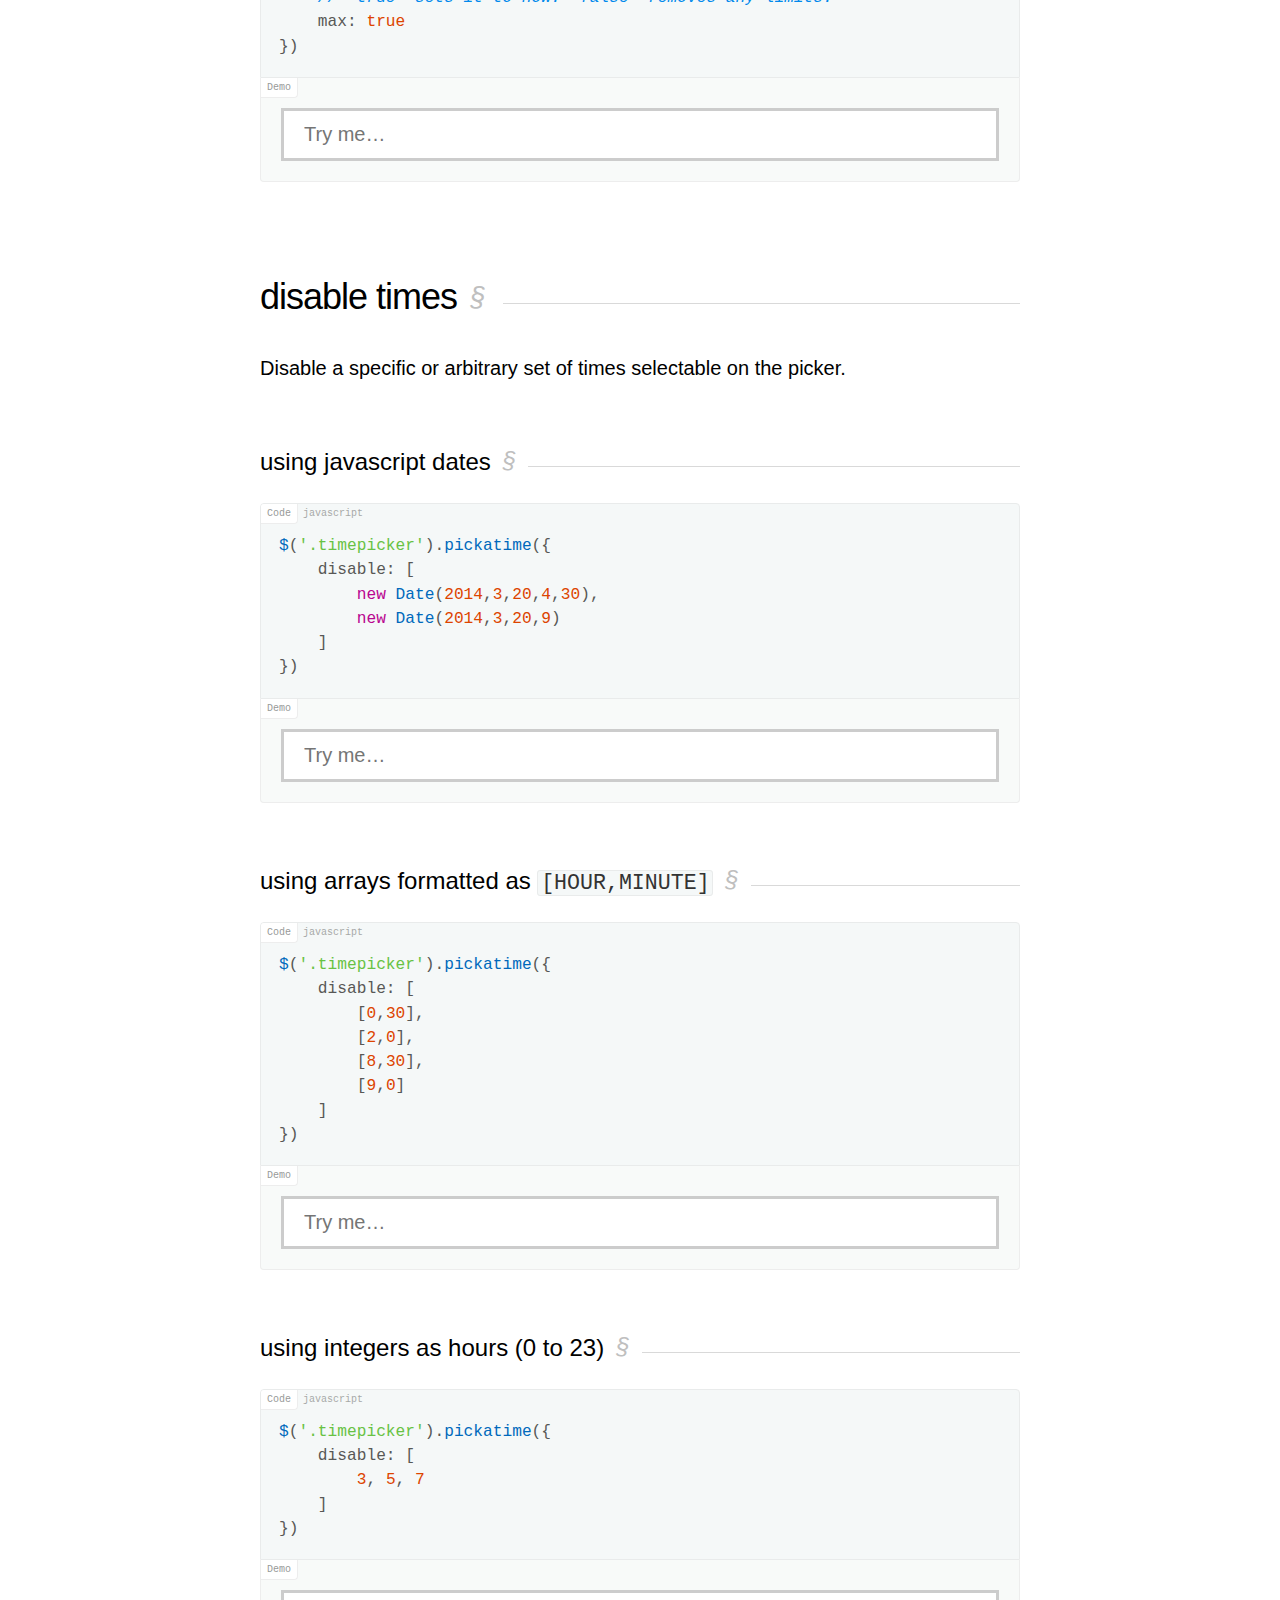
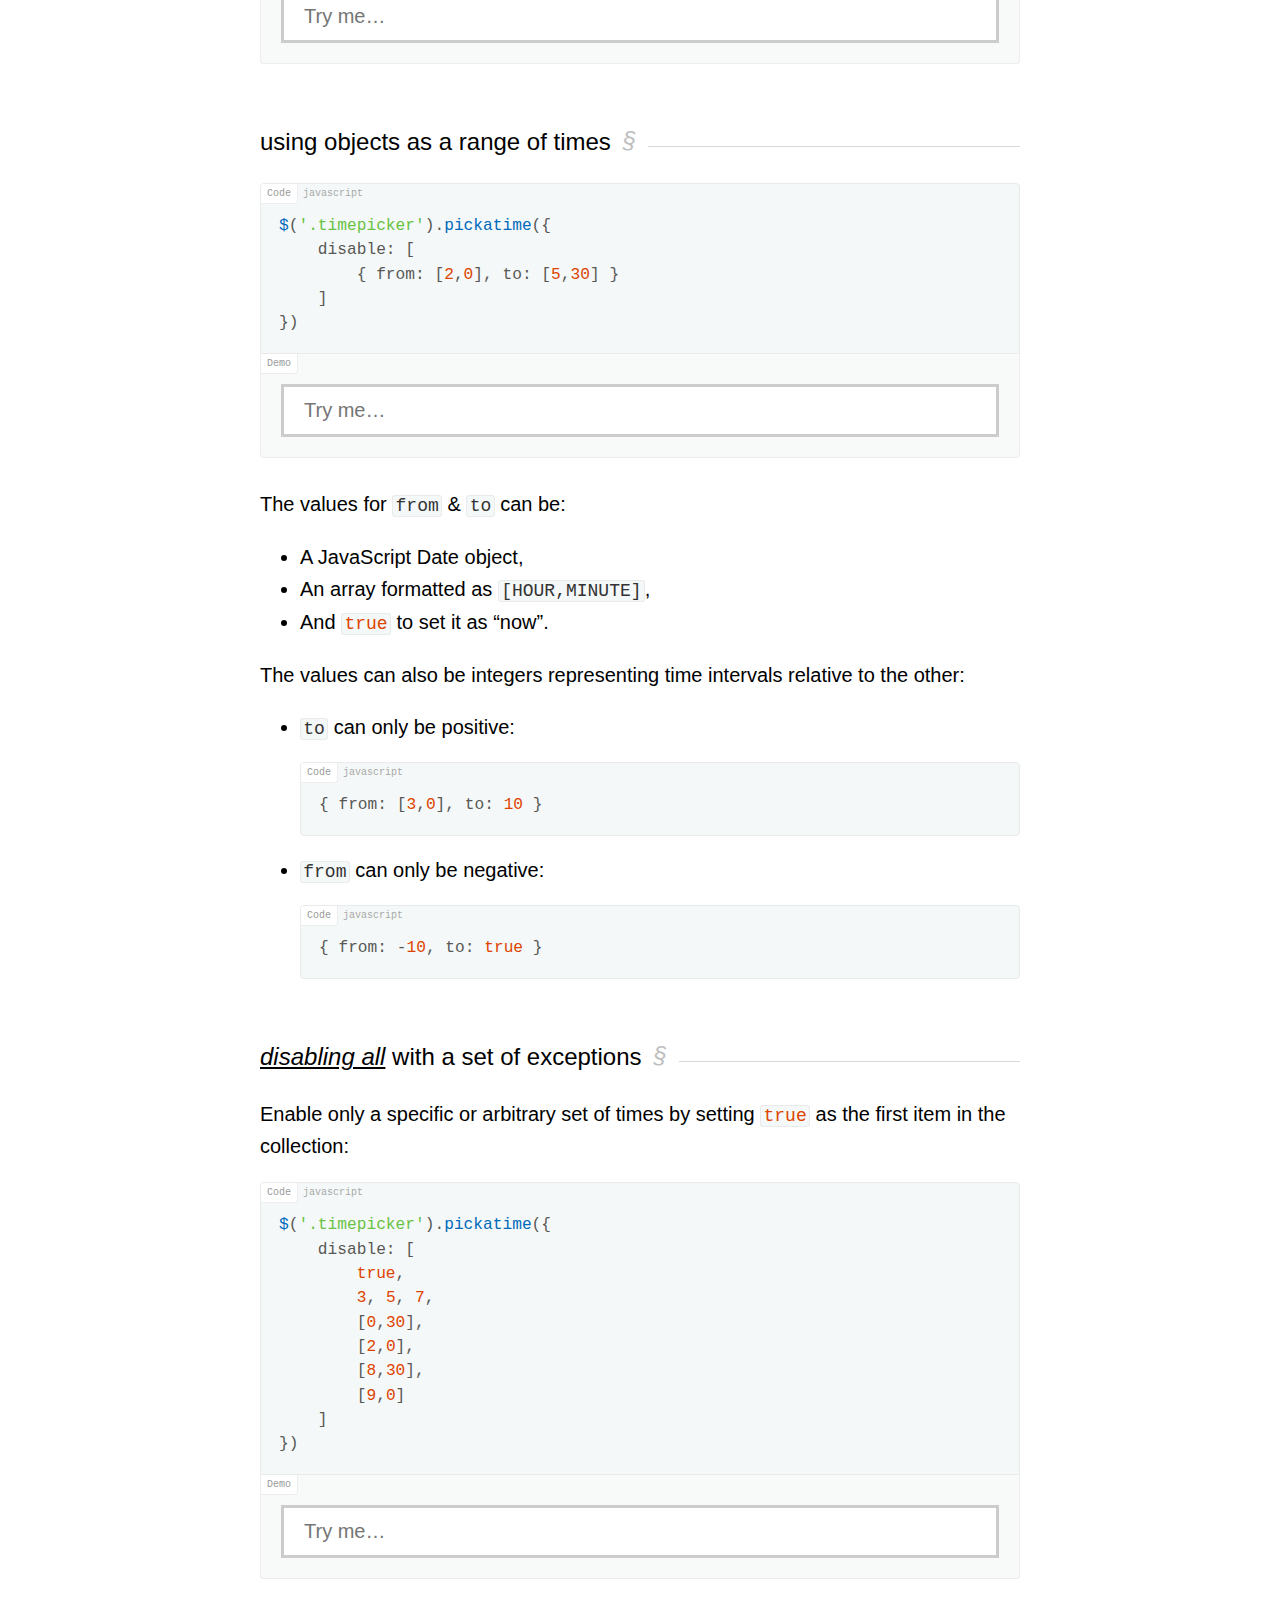
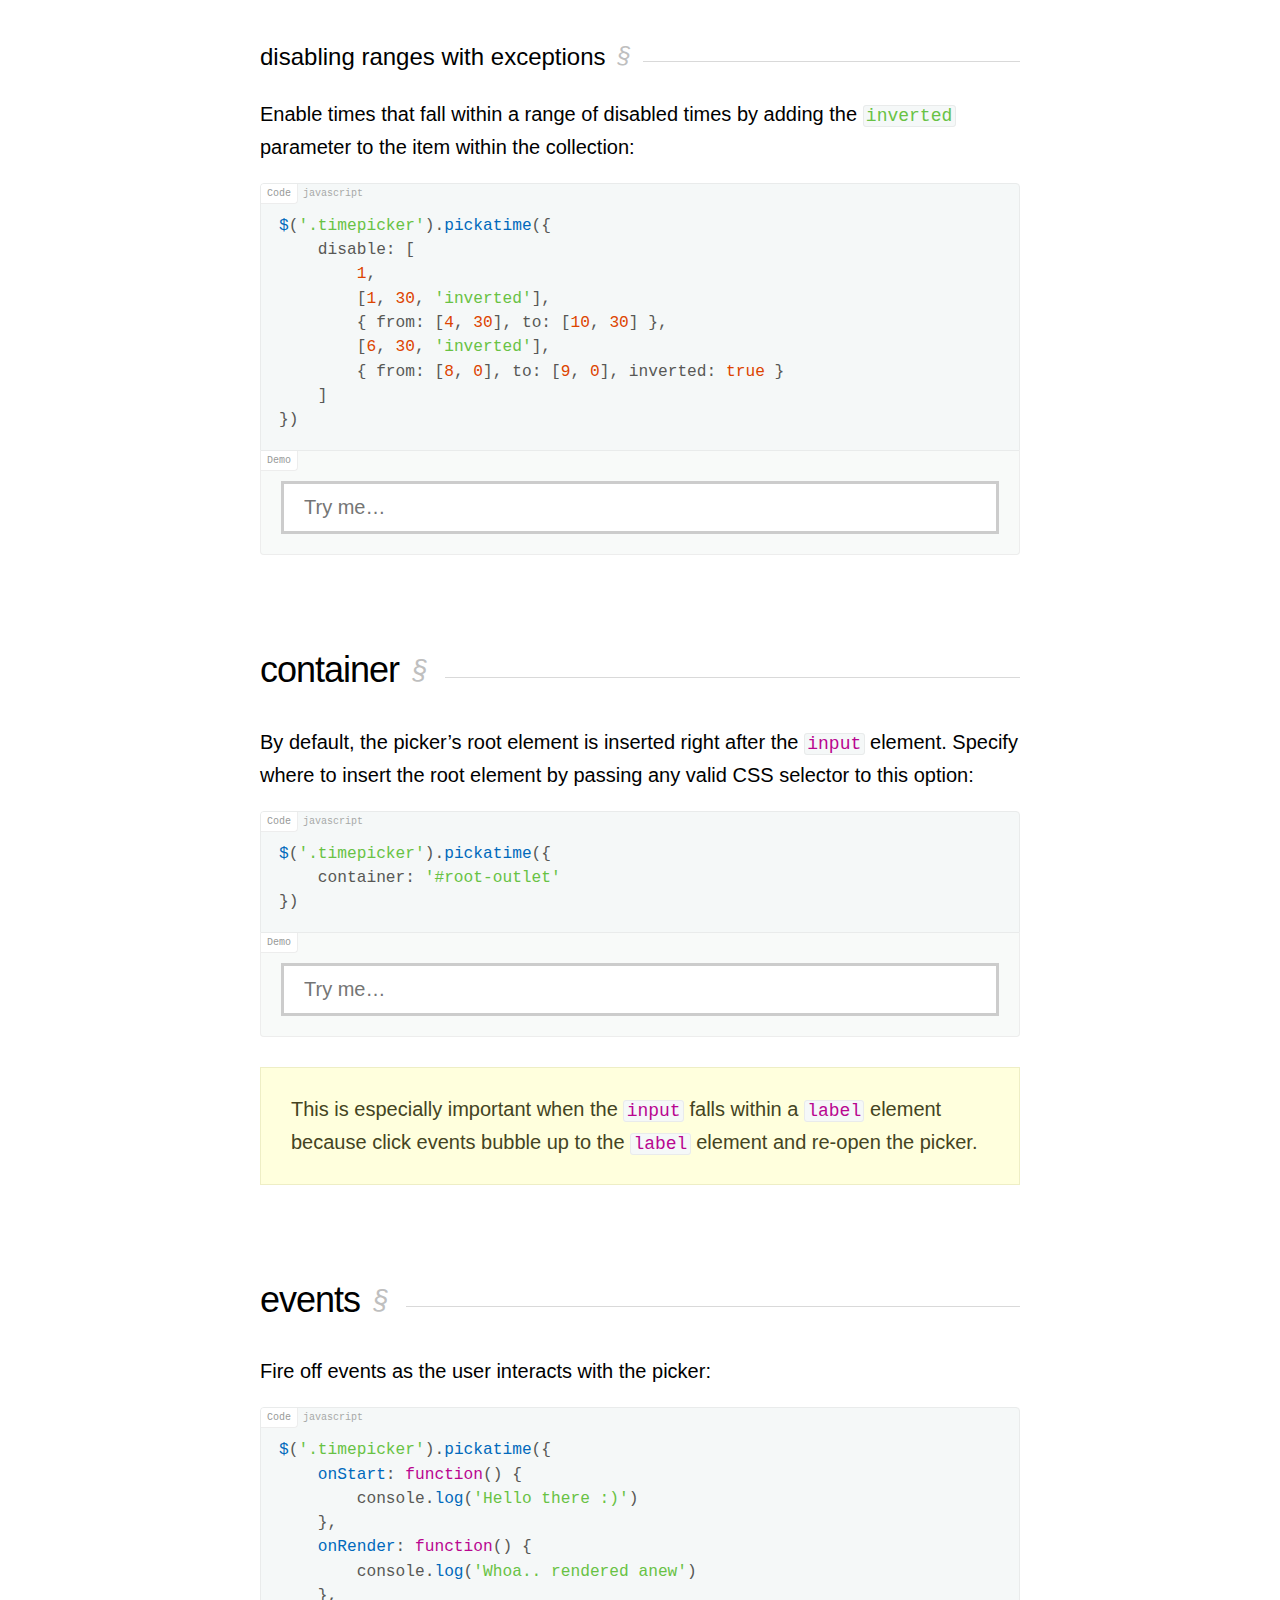
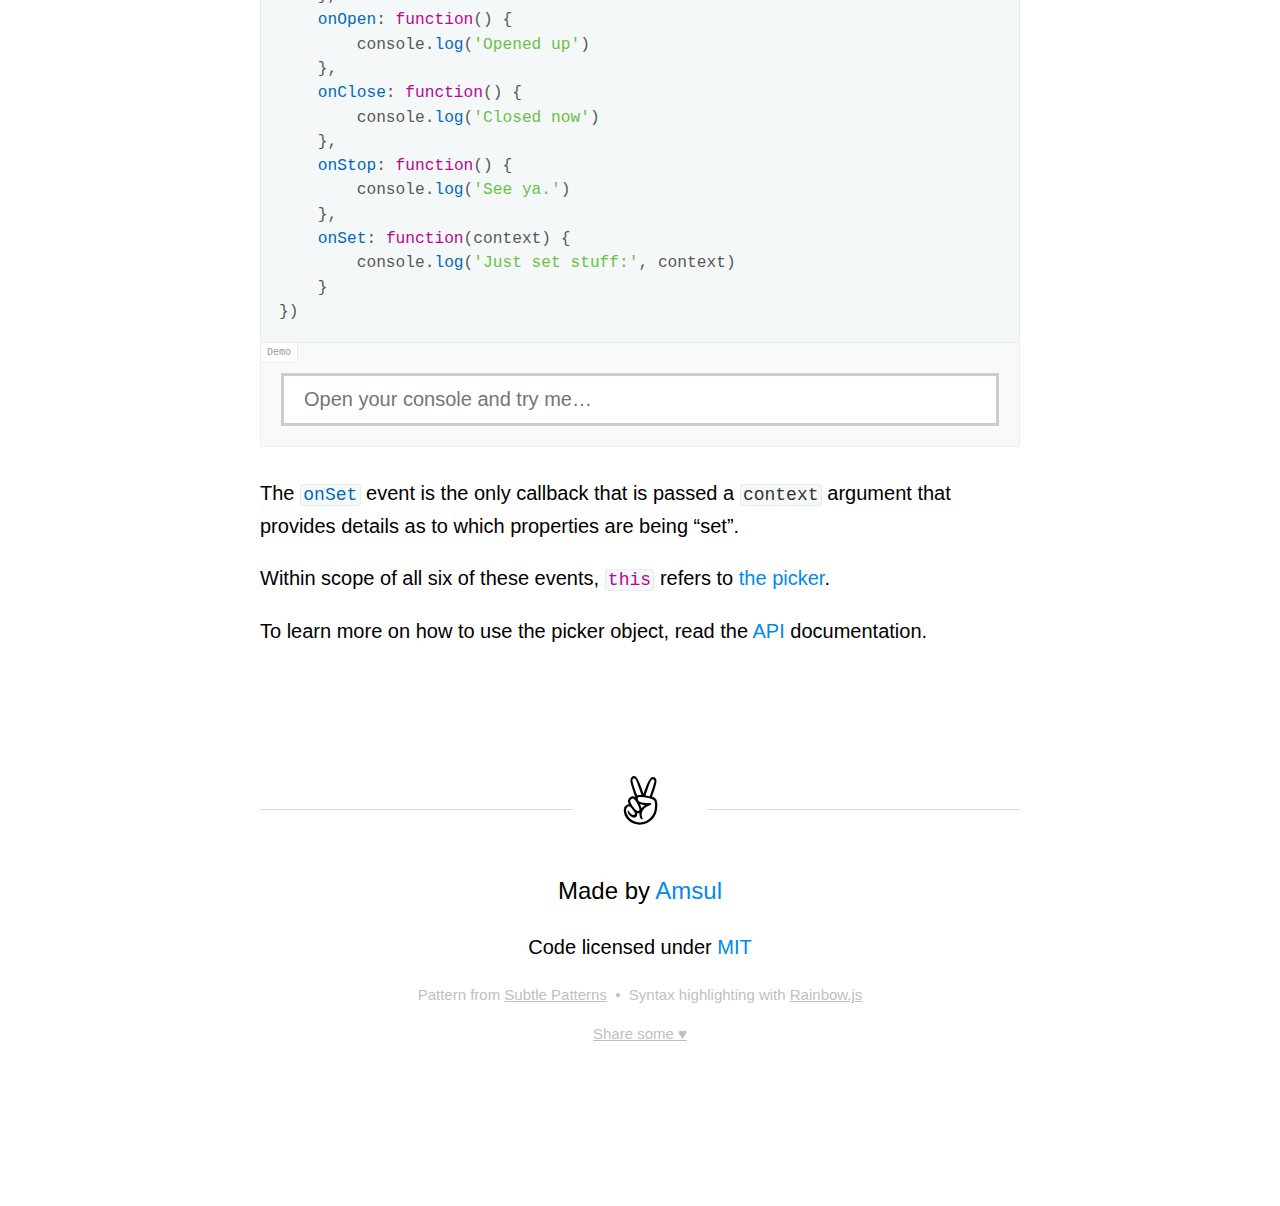
<file: pickadate.js-3.5.2/time.htm>
<!doctype html>

<meta charset="utf-8">

<meta name="author" content="Amsul - http://amsul.ca">

<meta name="viewport" content="width=device-width">
<meta http-equiv="cache-control" content="no-cache">
<meta http-equiv="pragma" content="no-cache">
<meta http-equiv="X-UA-Compatible" content="IE=Edge">

<title>pickadate.js / time</title>

<link rel="shortcut icon" href="demo/images/favicon.ico">
<link rel="stylesheet" href="demo/styles/css/main.css">
<link rel="stylesheet" href="lib/themes/default.css" id="theme_base">
<link rel="stylesheet" href="lib/themes/default.date.css" id="theme_date">
<link rel="stylesheet" href="lib/themes/default.time.css" id="theme_time">

<!--[if lt IE 9]>
    <script>document.createElement('section')</script>
<![endif]-->


<body>


    <header class="section section--header section--splash">

        <div class="section__block section__block--scoped">
            <nav class="menu menu--header page-target" id="menu">
                <ul class="menu__list menu__list--header">
                    <li class="menu__item menu__item--touch menu__item--logo"><a class="menu__link menu__link--dimmed" href="index.htm"><span class="logocon"><span class="logocon__p">p</span><span class="logocon__u"></span></span></a></li>
                    <li class="menu__item menu__item--touch menu__item--toggle">
                        <a class="menu__link menu__link--dimmed page-target__display" href="#menu"><span class="page-target__toggle"></span></a>
                        <a class="menu__link menu__link--dimmed page-target__display--flip" href="#"><span class="page-target__toggle"></span></a>
                    </li>
                    <li class="menu__item menu__item--clear"></li>
                    <li class="menu__item menu__item--responsive page-target__reveal"><a class="menu__link menu__link--dimmed" href="date.htm">Date picker</a></li>
                    <li class="menu__item menu__item--responsive page-target__reveal"><a class="menu__link menu__link--dimmed menu__link--active" href="time.htm">Time picker</a></li>
                    <li class="menu__item menu__item--responsive page-target__reveal"><a class="menu__link menu__link--dimmed" href="api.htm">API</a></li>
                    <li class="menu__item menu__item--responsive page-target__reveal"><a class="menu__link menu__link--dimmed" href="v2-(deprecated)/index.htm">v2 docs</a></li>
                    <li class="menu__item menu__item--responsive page-target__reveal"><a class="menu__link menu__link--dimmed" href="https://github.com/amsul/pickadate.js">Github</a></li>
                    <li class="menu__item menu__item--responsive page-target__reveal menu__item--trail">
                        <span class="menu__link">Themes: <input class="theme-toggle__input" type="radio" id="show_theme_default" name="show_theme" value="default" checked hidden><label class="theme-toggle__label theme-toggle__label--first" for="show_theme_default">default</label><input class="theme-toggle__input" type="radio" id="show_theme_classic" name="show_theme" value="classic" hidden><label class="theme-toggle__label theme-toggle__label--last" for="show_theme_classic" class="checked-negative">classic</label></span>
                    </li>
                </ul>
            </nav>
        </div> <!-- .section__block -->

        

    </header> <!-- .section -->


    




<section class="section">


    <div class="section__block section__block--scoped">

        <h1 class="heading heading--divide-center heading--divide-first"><span class="heading__text">The Time Picker<a class="heading__anchor" name="picker" href="#picker">&sect;</a></span></h1>

        <h3 class="heading heading--thin">The basic setup requires targetting an <code class="tag-name">input</code> element and invoking the&nbsp;picker:</h3>

        <pre class="pre--demo"><code data-language="javascript">$('.timepicker').pickatime()</code></pre>
        <fieldset class="fieldset fieldset--demo js__fieldset"><div class="fieldset__wrapper"><input id="" class="fieldset__input js__timepicker" type=text placeholder="Try me&hellip;"></div></fieldset>

    </div> <!-- .section__block -->


    <div class="section__block section__block--scoped">

        <h2 class="heading heading--divide"><span class="heading__text">Options<a class="heading__anchor" name="options" href="#options">&sect;</a></span></h2>
        <p>With the basic invocation above, these are the default settings:</p>

        <pre><code data-language="javascript">// <a href="#translations">Translations</a> and <a href="#buttons">clear button</a>
clear: 'Clear',

// <a href="#formats">Formats</a>
format: 'h:i A',
formatLabel: undefined,
formatSubmit: undefined,
hiddenPrefix: undefined,
hiddenSuffix: '_submit',

// <a href="#editable">Editable input</a>
editable: undefined,

// <a href="#intervals">Time intervals</a>
interval: 30,

// <a href="#limits">Time limits</a>
min: undefined,
max: undefined,

// <a href="#disable-times">Disable times</a>
disable: undefined,

// <a href="#container">Root container</a>
container: undefined,

// <a href="#events">Events</a>
onStart: undefined,
onRender: undefined,
onOpen: undefined,
onClose: undefined,
onSet: undefined,
onStop: undefined,

// <a href="#classes">Classes</a>
klass: {

    // The element states
    input: 'picker__input',
    active: 'picker__input--active',

    // The root picker and states *
    picker: 'picker picker--time',
    opened: 'picker--opened',
    focused: 'picker--focused',

    // The picker holder
    holder: 'picker__holder',

    // The picker frame, wrapper, and box
    frame: 'picker__frame',
    wrap: 'picker__wrap',
    box: 'picker__box',

    // List of times
    list: 'picker__list',
    listItem: 'picker__list-item',

    // Time states
    disabled: 'picker__list-item--disabled',
    selected: 'picker__list-item--selected',
    highlighted: 'picker__list-item--highlighted',
    viewset: 'picker__list-item--viewset',
    now: 'picker__list-item--now',

    // Clear button
    buttonClear: 'picker__button--clear',
}</code></pre>

    <div class="section__block section__block--notification">
        <p><b>*</b> It is important to not add any stylings to the picker’s root element. Instead, target the <code>.picker__holder</code> element (or any other within) based on the state of the root element.</p>
    </div>

    </div> <!-- .section__block -->


</section> <!-- .section -->


<section class="section">

    <div class="section__block section__block--scoped">

        <h2 class="heading heading--divide"><span class="heading__text">Translations<a class="heading__anchor" name="translations" href="#translations">&sect;</a></span></h2>
        <p>Coming soon...</p>

    </div> <!-- .section__block -->

</section> <!-- .section -->


<section class="section">

    <div class="section__block section__block--scoped">

        <h2 class="heading heading--divide"><span class="heading__text">Clear Button<a class="heading__anchor" name="buttons" href="#buttons">&sect;</a></span></h2>
        <p>Change the text or hide the button completely by passing a false-y value:</p>

        <pre class="pre--demo"><code data-language="javascript">$('.timepicker').pickatime({
    clear: ''
})</code></pre>

        <fieldset class="fieldset fieldset--demo js__fieldset"><div class="fieldset__wrapper"><input id="time_demo__buttons" class="fieldset__input " type=text placeholder="Try me&hellip;"></div></fieldset>

    </div> <!-- .section__block -->

</section> <!-- .section -->


<section class="section">

    <div class="section__block section__block--scoped">

        <h2 class="heading heading--divide"><span class="heading__text">Formats<a class="heading__anchor" name="formats" href="#formats">&sect;</a></span></h2>
        <p>Display a human-friendly label and input format and use an alternate one to submit.</p>
        <p>This is done by creating a new hidden <code class="tag-name">input</code> element with the same <code class="attribute">name</code> attribute as the original and an optional prefix/suffix:</p>

        <pre class="pre--demo"><code data-language="javascript">$('.timepicker').pickatime({
    // Escape any “<a href="#formatting-rules">rule</a>” characters with an exclamation mark (!).
    format: 'T!ime selected: h:i a',
    formatLabel: '&lt;b>h&lt;/b>:i &lt;!i>a&lt;/!i>',
    formatSubmit: 'HH:i',
    hiddenPrefix: 'prefix__',
    hiddenSuffix: '__suffix'
})</code></pre>

        <fieldset class="fieldset fieldset--demo js__fieldset"><div class="fieldset__wrapper"><input id="time_demo__formats--a" class="fieldset__input " name=time_input type=text placeholder="Try me&hellip;"></div></fieldset>

        <p>The <code>formatLabel</code> option is unique. It can contain HTML and it can also be a function if you want to create the label during run-time:</p>

        <style>
            .picker__list small {
                color: #999;
                float: right;
                line-height: 1.5;
            }
            .picker__list .picker__list-item--highlighted small {
                color: #fff;
            }
        </style>

        <pre class="pre--demo"><code data-language="javascript">$('.timepicker').pickatime({
    formatLabel: function(time) {
        var hours = ( time.pick - this.get('now').pick ) / 60,
            label = hours &lt; 0 ? ' !hours to now' : hours > 0 ? ' !hours from now' : 'now'
        return&nbsp; 'h:i a &lt;sm!all>' + ( hours ? Math.abs(hours) : '' ) + label + '&lt;/sm!all>'
    }
})</code></pre>

        <fieldset class="fieldset fieldset--demo js__fieldset"><div class="fieldset__wrapper"><input id="time_demo__formats--b" class="fieldset__input " name=time_demo__formats type=text placeholder="Try me&hellip;"></div></fieldset>

        <h3 class="heading heading--divide"><span class="heading__text">Send the hidden <code class="attribute">value</code> only<a class="heading__anchor" name="formats_use_hidden_only" href="#formats_use_hidden_only">&sect;</a></span></h3>
        <p>A majority of the time, the value that needs to be sent to the server is just the hidden value – and not the visible one. To make this happen, use the <code>hiddenName</code> option.</p>
        <p>This essentially nullifies the <code>hiddenPrefix</code> and <code>hiddenSuffix</code>, strips the <code class="attribute">name</code> attribute from the source <code class="tag-name">input</code>, and then sets it as the <code class="attribute">name</code> of the hidden <code class="tag-name">input</code>:</p>

        <pre class="pre--demo"><code data-language="javascript">$('.timepicker').pickatime({
    formatSubmit: 'HH:i',
    hiddenName: true
})</code></pre>

        <fieldset class="fieldset fieldset--demo js__fieldset"><div class="fieldset__wrapper"><input id="time_demo__formats--c" class="fieldset__input " name=time_input type=text placeholder="Try me&hellip;"></div></fieldset>

        <h3 class="heading heading--divide"><span class="heading__text">Formatting Rules<a class="heading__anchor--bigger" name="formatting-rules" href="#formatting-rules">&sect;</a></span></h3>
        <p>The following rules can be used to format any time:</p>

        <table class="table">
            <thead>
                <tr>
                    <th>Rule</th>
                    <th>Description</th>
                    <th>Result</th>
                </tr>
            </thead>
            <tbody>
                <tr>
                    <td><code>h</code></td>
                    <td>Hour in 12-hour format</td>
                    <td>1 &ndash; 12</td>
                </tr>
                <tr>
                    <td><code>hh</code></td>
                    <td>Hour in 12-hour format with a leading zero</td>
                    <td>01 &ndash; 12</td>
                </tr>
                <tr>
                    <td><code>H</code></td>
                    <td>Hour in 24-hour format</td>
                    <td>0 &ndash; 23</td>
                </tr>
                <tr>
                    <td><code>HH</code></td>
                    <td>Hour in 24-hour format with a leading zero</td>
                    <td>00 &ndash; 23</td>
                </tr>
            </tbody>
            <tbody>
                <tr>
                    <td><code>i</code></td>
                    <td>Minutes</td>
                    <td>00 &ndash; 59</td>
                </tr>
            </tbody>
            <tbody>
                <tr>
                    <td><code>a</code></td>
                    <td>Day time period</td>
                    <td>a.m. / p.m.</td>
                </tr>
                <tr>
                    <td><code>A</code></td>
                    <td>Day time period in uppercase</td>
                    <td>AM / PM</td>
                </tr>
            </tbody>
        </table>

    </div> <!-- .section__block -->

</section> <!-- .section -->


<section class="section">

    <div class="section__block section__block--scoped">

        <h2 class="heading heading--divide"><span class="heading__text">Editable input<a class="heading__anchor" name="editable" href="#editable">&sect;</a></span></h2>
        <p>By default, typing into the input is disabled by giving it a <code class="attribute">readOnly</code> attribute. Doing so ensures that virtual keyboards don’t pop open on touch devices. It is also a confirmation that values passed to the server will be of a consistent format.</p>
        <p>However, this behavior can be changed using the <code>editable</code> option:</p>

        <pre class="pre--demo"><code data-language="javascript">$('.timepicker').pickatime({
    editable: true
})</code></pre>

        <fieldset class="fieldset fieldset--demo js__fieldset"><div class="fieldset__wrapper"><input id="time_demo__editable" class="fieldset__input " type=text placeholder="Try me&hellip;"></div></fieldset>

        <div class="section__block section__block--notification">
            <p>An important thing to note here is that this disables keyboard bindings on the input element, such as arrow keys opening the picker. You will have to add your own bindings as you see fit.</p>
        </div>

        <h3 class="heading heading--divide"><span class="heading__text">Using HTML5 attributes<a class="heading__anchor--bigger" name="html5-attributes" href="#html5-attributes">&sect;</a></span></h3>
        <p>Because each <code class="tag-name">input</code> is <a href="#editable"><code class="attribute">readOnly</code> by default</a>, HTML5 attributes, such as <code class="attribute">required</code> and <code class="attribute">pattern</code>, do not get enforced.</p>
        <p>To enable default browser behavior on these attributes, set the <a href="#editable"><code>editable</code> property to <code class="constant">true</code></a>.</p>

    </div> <!-- .section__block -->

</section> <!-- .section -->


<section class="section">

    <div class="section__block section__block--scoped">

        <h2 class="heading heading--divide"><span class="heading__text">Intervals<a class="heading__anchor" name="intervals" href="#intervals">&sect;</a></span></h2>
        <p>Choose the minutes interval between each time in the list:</p>

        <pre class="pre--demo"><code data-language="javascript">$('.timepicker').pickatime({
    interval: 150
})</code></pre>

        <fieldset class="fieldset fieldset--demo js__fieldset"><div class="fieldset__wrapper"><input id="time_demo__interval" class="fieldset__input " type=text placeholder="Try me&hellip;"></div></fieldset>

    </div> <!-- .section__block -->

</section> <!-- .section -->


<section class="section">

    <div class="section__block section__block--scoped">

        <h2 class="heading heading--divide"><span class="heading__text">Time Limits<a class="heading__anchor" name="limits" href="#limits">&sect;</a></span></h2>
        <p>Set the minimum and maximum selectable times on the picker.</p>

        <h3 class="heading heading--divide"><span class="heading__text">Using JavaScript dates<a class="heading__anchor--bigger" name="limits-use-dates" href="#limits-use-dates">&sect;</a></span></h3>

        <pre class="pre--demo"><code data-language="javascript">$('.datepicker').pickadate({
    min: new Date(2013,3,20,7),
    max: new Date(2013,7,14,18,30)
})</code></pre>

        <fieldset class="fieldset fieldset--demo js__fieldset"><div class="fieldset__wrapper"><input id="time_demo__limits--a" class="fieldset__input " type=text placeholder="Try me&hellip;"></div></fieldset>

        <h3 class="heading heading--divide"><span class="heading__text">Using arrays formatted as <code>[HOUR,MINUTE]</code><a class="heading__anchor--bigger" name="limits-use-arrays" href="#limits-use-arrays">&sect;</a></span></h3>

        <pre class="pre--demo"><code data-language="javascript">$('.timepicker').pickatime({
    min: [7,30],
    max: [14,0]
})</code></pre>

        <fieldset class="fieldset fieldset--demo js__fieldset"><div class="fieldset__wrapper"><input id="time_demo__limits--b" class="fieldset__input " type=text placeholder="Try me&hellip;"></div></fieldset>

        <h3 class="heading heading--divide"><span class="heading__text">Using integers or a boolean<a class="heading__anchor--bigger" name="limits-relative" href="#limits-relative">&sect;</a></span></h3>

        <pre class="pre--demo"><code data-language="javascript">$('.timepicker').pickatime({
    // An integer (positive/negative) sets it as intervals relative from now.
    min: -5,
    // `true` sets it to now. `false` removes any limits.
    max: true
})</code></pre>

        <fieldset class="fieldset fieldset--demo js__fieldset"><div class="fieldset__wrapper"><input id="time_demo__limits--c" class="fieldset__input " type=text placeholder="Try me&hellip;"></div></fieldset>

    </div> <!-- .section__block -->

</section> <!-- .section -->


<section class="section">

    <div class="section__block section__block--scoped">

        <h2 class="heading heading--divide"><span class="heading__text">Disable Times<a class="heading__anchor" name="disable-times" href="#disable-times">&sect;</a></span></h2>
        <p>Disable a specific or arbitrary set of times selectable on the picker.</p>

        <h3 class="heading heading--divide"><span class="heading__text">Using JavaScript dates<a class="heading__anchor--bigger" name="disable-times-use-dates" href="#disable-times-use-dates">&sect;</a></span></h3>

        <pre class="pre--demo"><code data-language="javascript">$('.timepicker').pickatime({
    disable: [
        new Date(2014,3,20,4,30),
        new Date(2014,3,20,9)
    ]
})</code></pre>

        <fieldset class="fieldset fieldset--demo js__fieldset"><div class="fieldset__wrapper"><input id="time_demo__disable-times--a" class="fieldset__input " type=text placeholder="Try me&hellip;"></div></fieldset>

        <h3 class="heading heading--divide"><span class="heading__text">Using arrays formatted as <code>[HOUR,MINUTE]</code><a class="heading__anchor--bigger" name="disable-times-use-arrays" href="#disable-times-use-arrays">&sect;</a></span></h3>

        <pre class="pre--demo"><code data-language="javascript">$('.timepicker').pickatime({
    disable: [
        [0,30],
        [2,0],
        [8,30],
        [9,0]
    ]
})</code></pre>

        <fieldset class="fieldset fieldset--demo js__fieldset"><div class="fieldset__wrapper"><input id="time_demo__disable-times--b" class="fieldset__input " type=text placeholder="Try me&hellip;"></div></fieldset>

        <h3 class="heading heading--divide"><span class="heading__text">Using integers as hours (0 to 23)<a class="heading__anchor--bigger" name="disable-times-use-arrays" href="#disable-times-use-arrays">&sect;</a></span></h3>

        <pre class="pre--demo"><code data-language="javascript">$('.timepicker').pickatime({
    disable: [
        3, 5, 7
    ]
})</code></pre>

        <fieldset class="fieldset fieldset--demo js__fieldset"><div class="fieldset__wrapper"><input id="time_demo__disable-times--c" class="fieldset__input " type=text placeholder="Try me&hellip;"></div></fieldset>

        <h3 class="heading heading--divide"><span class="heading__text">Using objects as a range of times<a class="heading__anchor--bigger" name="disable-times-use-ranges" href="#disable-times-use-ranges">&sect;</a></span></h3>

        <pre class="pre--demo"><code data-language="javascript">$('.timepicker').pickatime({
    disable: [
        { from: [2,0], to: [5,30] }
    ]
})</code></pre>

        <fieldset class="fieldset fieldset--demo js__fieldset"><div class="fieldset__wrapper"><input id="date_demo__disable-times--d" class="fieldset__input " type=text placeholder="Try me&hellip;"></div></fieldset>

        <p>The values for <code>from</code> &amp; <code>to</code> can be:</p>
        <ul>
            <li>A JavaScript Date object,</li>
            <li>An array formatted as <code>[HOUR,MINUTE]</code>,</li>
            <li>And <code class="constant">true</code> to set it as “now”.</li>
        </ul>
        <p>The values can also be integers representing time intervals relative to the other:</p>
        <ul>
            <li><code>to</code> can only be positive: <pre><code data-language="javascript">{ from: [3,0], to: 10 }</code></pre></li>
            <li><code>from</code> can only be negative: <pre><code data-language="javascript">{ from: -10, to: true }</code></pre></li>
        </ul>

        <h3 class="heading heading--divide"><span class="heading__text"><i><u>Disabling all</u></i> with a set of exceptions<a class="heading__anchor--bigger" name="disable-times-all" href="#disable-times-all">&sect;</a></span></h3>
        <p>Enable only a specific or arbitrary set of times by setting <code class="constant">true</code> as the first item in the collection:</p>

        <pre class="pre--demo"><code data-language="javascript">$('.timepicker').pickatime({
    disable: [
        true,
        3, 5, 7,
        [0,30],
        [2,0],
        [8,30],
        [9,0]
    ]
})</code></pre>

        <fieldset class="fieldset fieldset--demo js__fieldset"><div class="fieldset__wrapper"><input id="time_demo__disable-times--e" class="fieldset__input " type=text placeholder="Try me&hellip;"></div></fieldset>

        <h3 class="heading heading--divide"><span class="heading__text">Disabling ranges with exceptions<a class="heading__anchor--bigger" name="disable-times-inverted" href="#disable-times-inverted">&sect;</a></span></h3>
        <p>Enable times that fall within a range of disabled times by adding the <code class="string">inverted</code> parameter to the item within the collection:</p>

        <pre class="pre--demo"><code data-language="javascript">$('.timepicker').pickatime({
    disable: [
        1,
        [1, 30, 'inverted'],
        { from: [4, 30], to: [10, 30] },
        [6, 30, 'inverted'],
        { from: [8, 0], to: [9, 0], inverted: true }
    ]
})</code></pre>

        <fieldset class="fieldset fieldset--demo js__fieldset"><div class="fieldset__wrapper"><input id="time_demo__disable-times--f" class="fieldset__input " type=text placeholder="Try me&hellip;"></div></fieldset>

    </div> <!-- .section__block -->

</section> <!-- .section -->



<section class="section">

    <div class="section__block section__block--scoped">

        <h2 class="heading heading--divide"><span class="heading__text">container<a class="heading__anchor" name="container" href="#container">&sect;</a></span></h2>
        <p>By default, the picker’s root element is inserted right after the <code class="keyword">input</code> element. Specify where to insert the root element by passing any valid CSS selector to this option:</p>

        <div id="root-outlet" style="position:relative"></div>

        <pre class="pre--demo"><code data-language="javascript">$('.timepicker').pickatime({
    container: '#root-outlet'
})</code></pre>

        <fieldset class="fieldset fieldset--demo js__fieldset"><div class="fieldset__wrapper"><input id="time_demo__container" class="fieldset__input " type=text placeholder="Try me&hellip;"></div></fieldset>

        <div class="section__block section__block--notification">
            <p>This is especially important when the <code class="keyword">input</code> falls within a <code class="keyword">label</code> element because click events bubble up to the <code class="keyword">label</code> element and re-open the picker.</p>
        </div>

    </div> <!-- .section__block -->

</section> <!-- .section -->



<section class="section">

    <div class="section__block section__block--scoped">

        <h2 class="heading heading--divide"><span class="heading__text">events<a class="heading__anchor" name="events" href="#events">&sect;</a></span></h2>
        <p>Fire off events as the user interacts with the picker:</p>

        <pre class="pre--demo"><code data-language="javascript">$('.timepicker').pickatime({
    onStart: function() {
        console.log('Hello there :)')
    },
    onRender: function() {
        console.log('Whoa.. rendered anew')
    },
    onOpen: function() {
        console.log('Opened up')
    },
    onClose: function() {
        console.log('Closed now')
    },
    onStop: function() {
        console.log('See ya.')
    },
    onSet: function(context) {
        console.log('Just set stuff:', context)
    }
})</code></pre>

        <fieldset class="fieldset fieldset--demo js__fieldset"><div class="fieldset__wrapper"><input id="time_demo__events" class="fieldset__input " type=text placeholder="Open your console and try me&hellip;"></div></fieldset>

        <p>The <code class="function">onSet</code> event is the only callback that is passed a <code>context</code> argument that provides details as to which properties are being “set”.</p>
        <p>Within scope of all six of these events, <code class="keyword">this</code> refers to <a href="api.htm">the picker</a>.</p>
        <p>To learn more on how to use the picker object, read the <a href="api.htm">API</a> documentation.</p>

    </div> <!-- .section__block -->

</section> <!-- .section -->






    <footer class="section section--footer">

        <div class="section__block section__block--scoped text-center">
            <h2 class="heading heading--one heading--divide-center"><span class="heading__text peace">&#x270C;</span></h2>
            <p class="heading heading--three heading--thin">Made by <a href="http://twitter.com/amsul_">Amsul</a></p>
            <p>Code licensed under <a href="http://amsul.ca/MIT">MIT</a></p>
            <div class="text-tiny text-dimmed">
                <p>Pattern from <a href="http://subtlepatterns.com/">Subtle Patterns</a>&nbsp;&nbsp;•&nbsp;&nbsp;Syntax highlighting with <a href="http://craig.is/making/rainbows">Rainbow.js</a></p>
                <p><a href="http://selz.co/1g80kCZ">Share some &hearts;</a></p>
            </div>
        </div> <!-- .section__block -->

    </footer> <!-- .section -->


    <script src="http://code.jquery.com/jquery-1.10.2.min.js"></script>
    <script>window.jQuery||document.write('<script src="tests/jquery.2.0.0.js"><\/script>')</script>
    <script src="lib/picker.js"></script>
    <script src="lib/picker.date.js"></script>
    <script src="lib/picker.time.js"></script>
    <script src="lib/legacy.js"></script>
    <script src="demo/scripts/demo.js"></script>
    <script src="demo/scripts/rainbow.js"></script>
    <script type="text/javascript">
        var _gaq = _gaq || [];
        _gaq.push(['_setAccount', 'UA-36321179-2']);
        _gaq.push(['_trackPageview']);
        (function() {
            var ga = document.createElement('script'); ga.type = 'text/javascript'; ga.async = true;
            ga.src = ('https:' == document.location.protocol ? 'https://ssl' : 'http://www') + '.google-analytics.com/ga.js';
            var s = document.getElementsByTagName('script')[0]; s.parentNode.insertBefore(ga, s);
        })();
    </script>


</body>
</file>
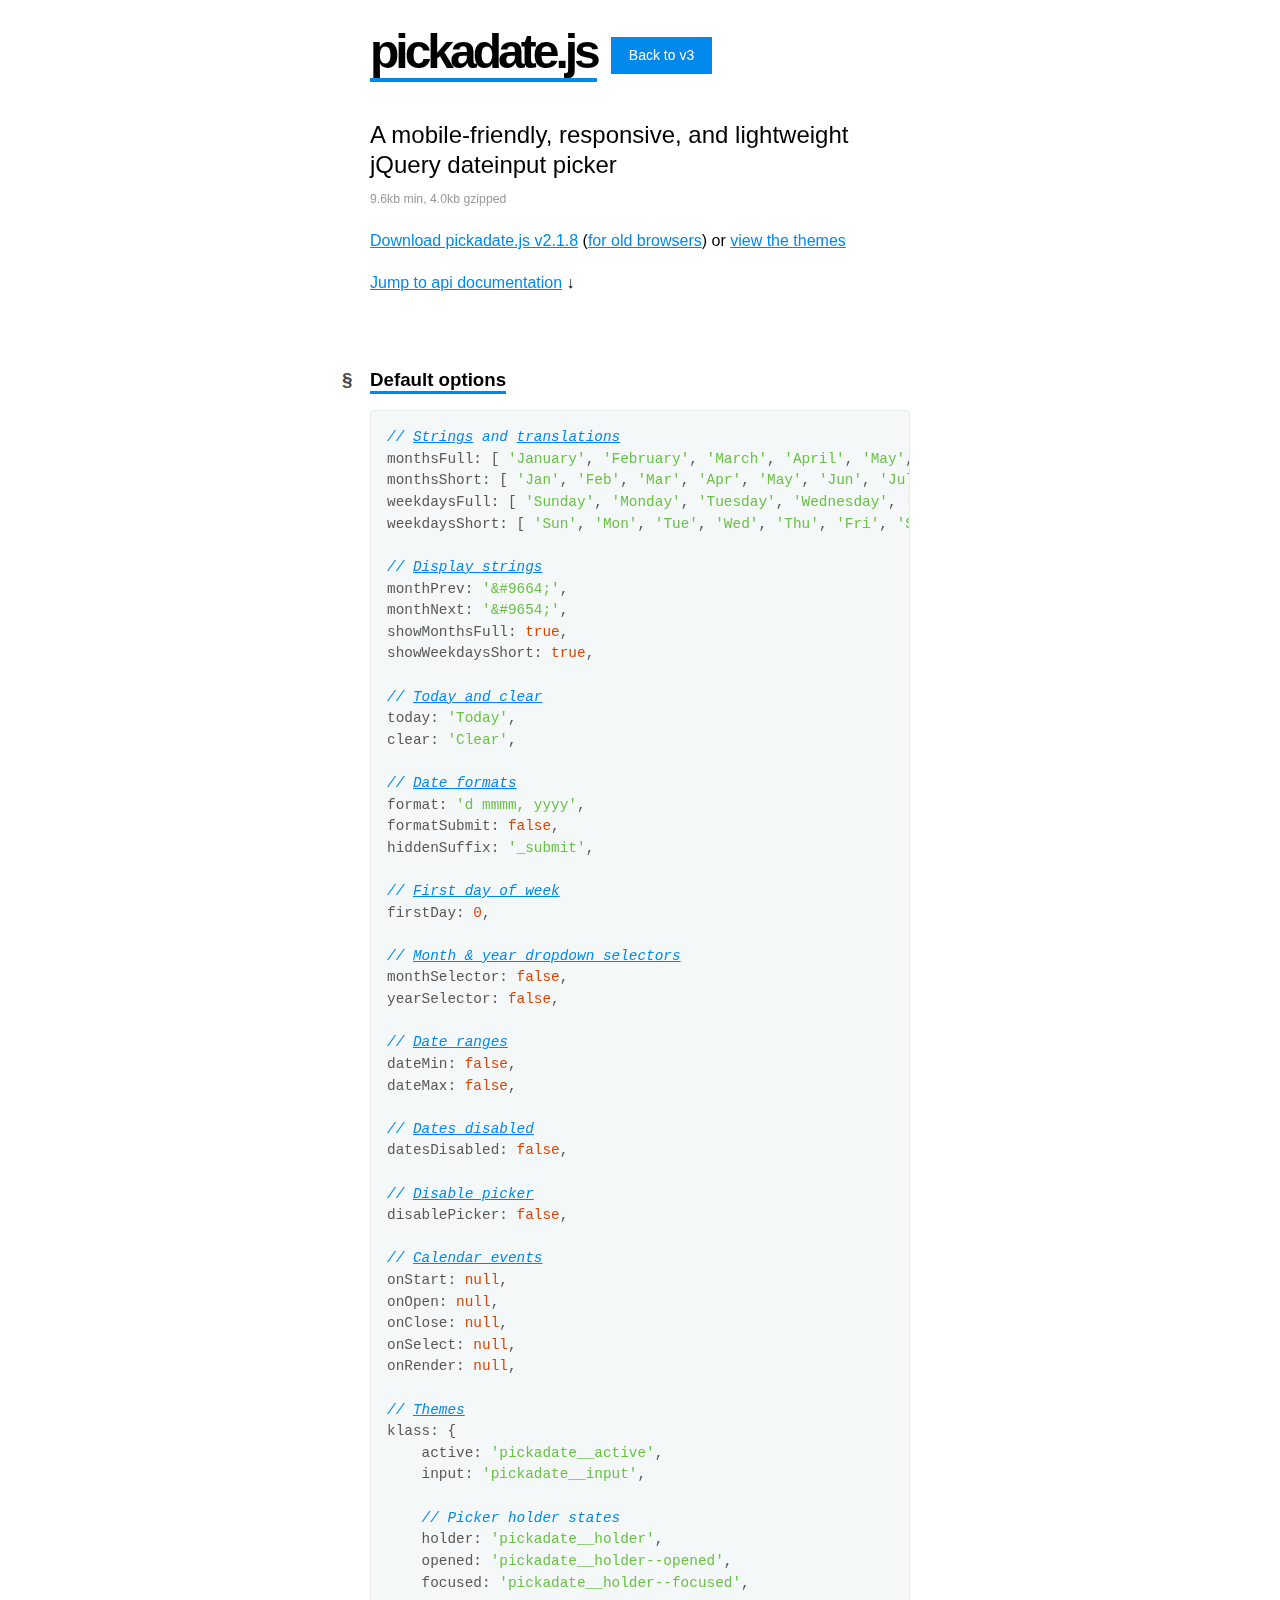
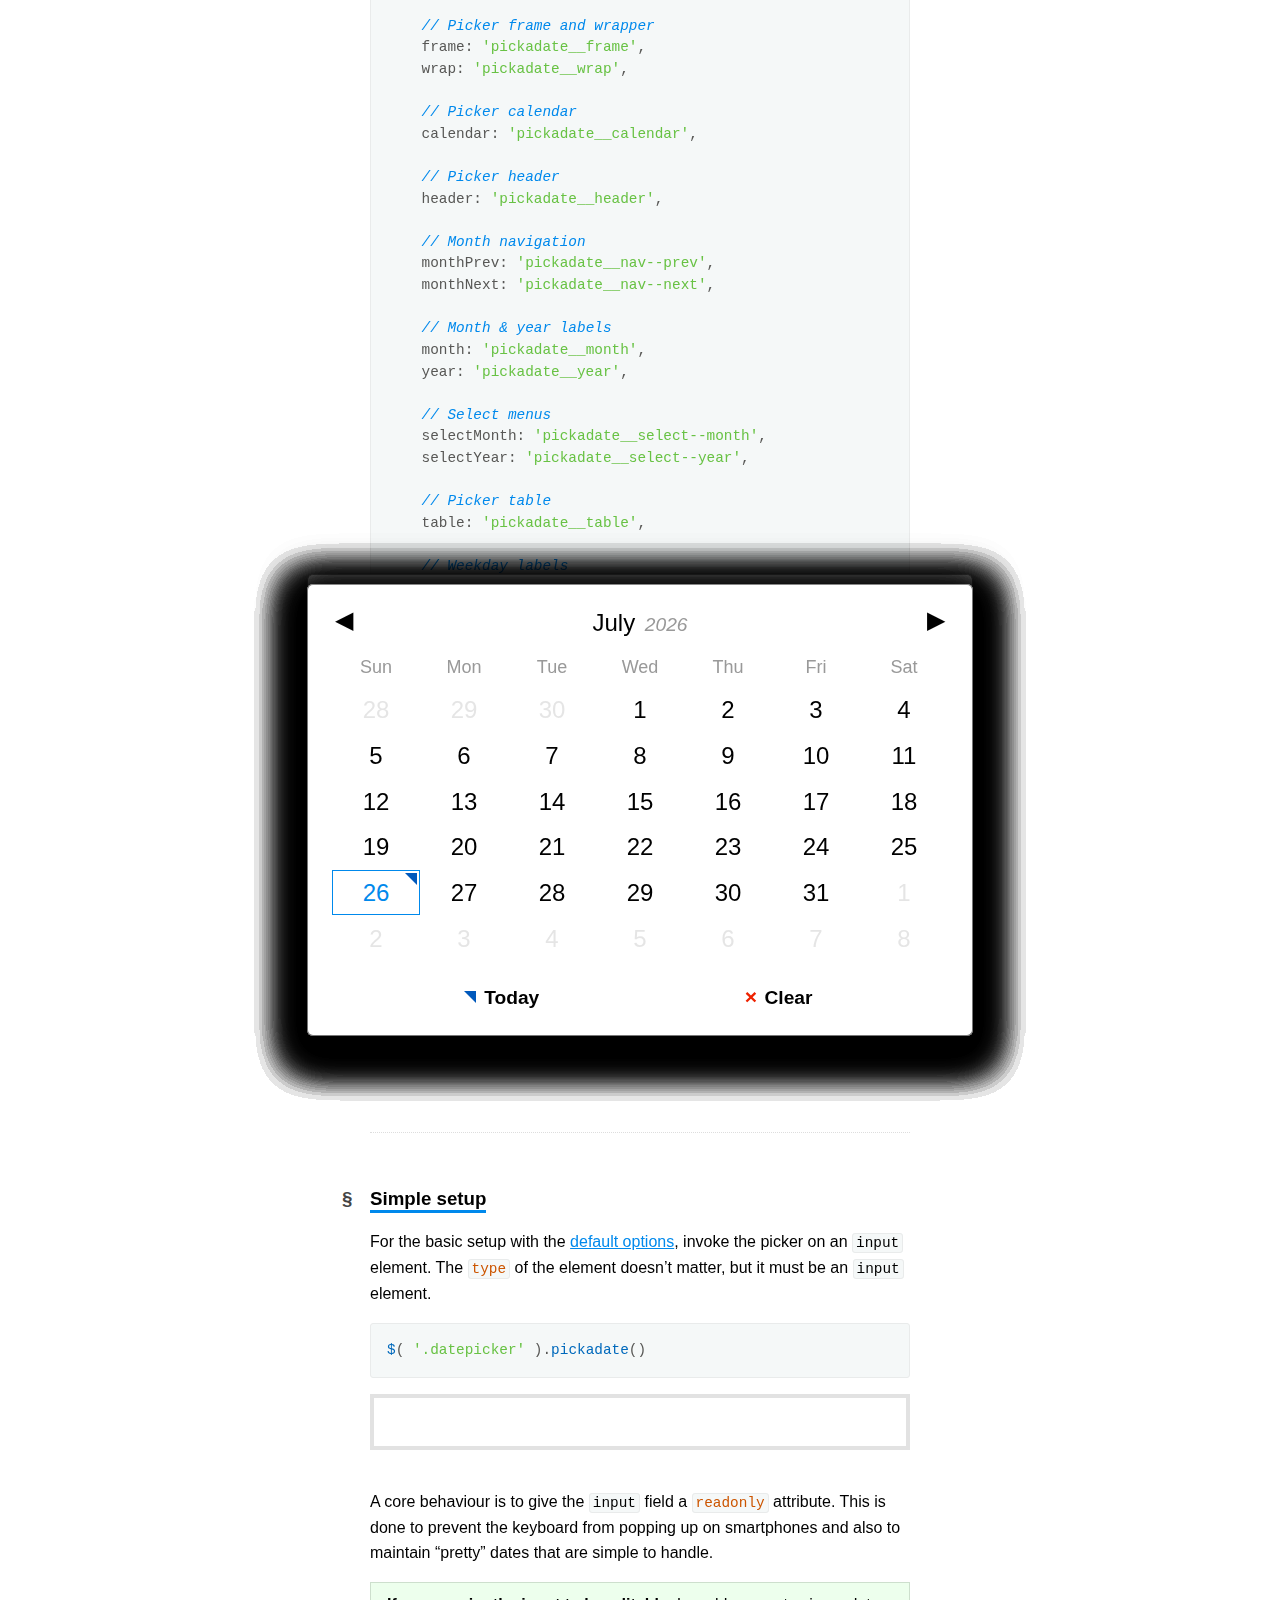
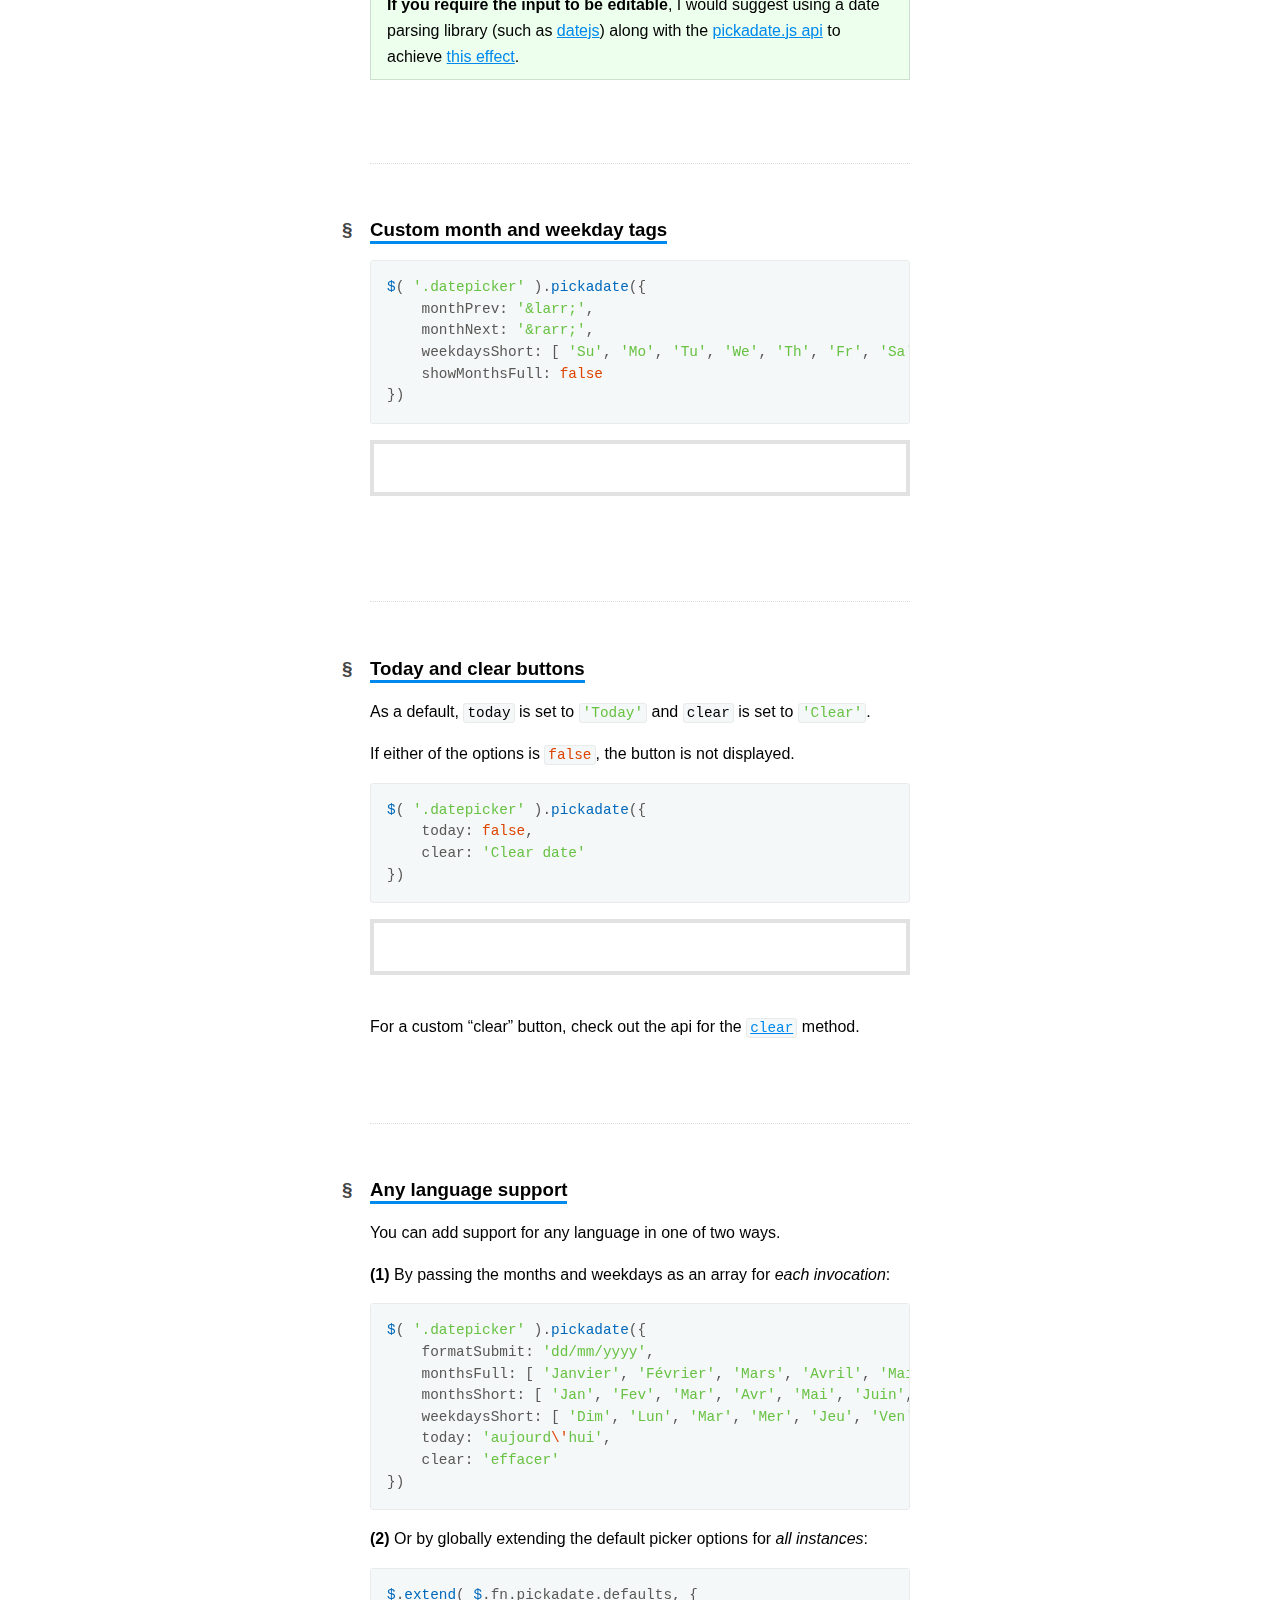
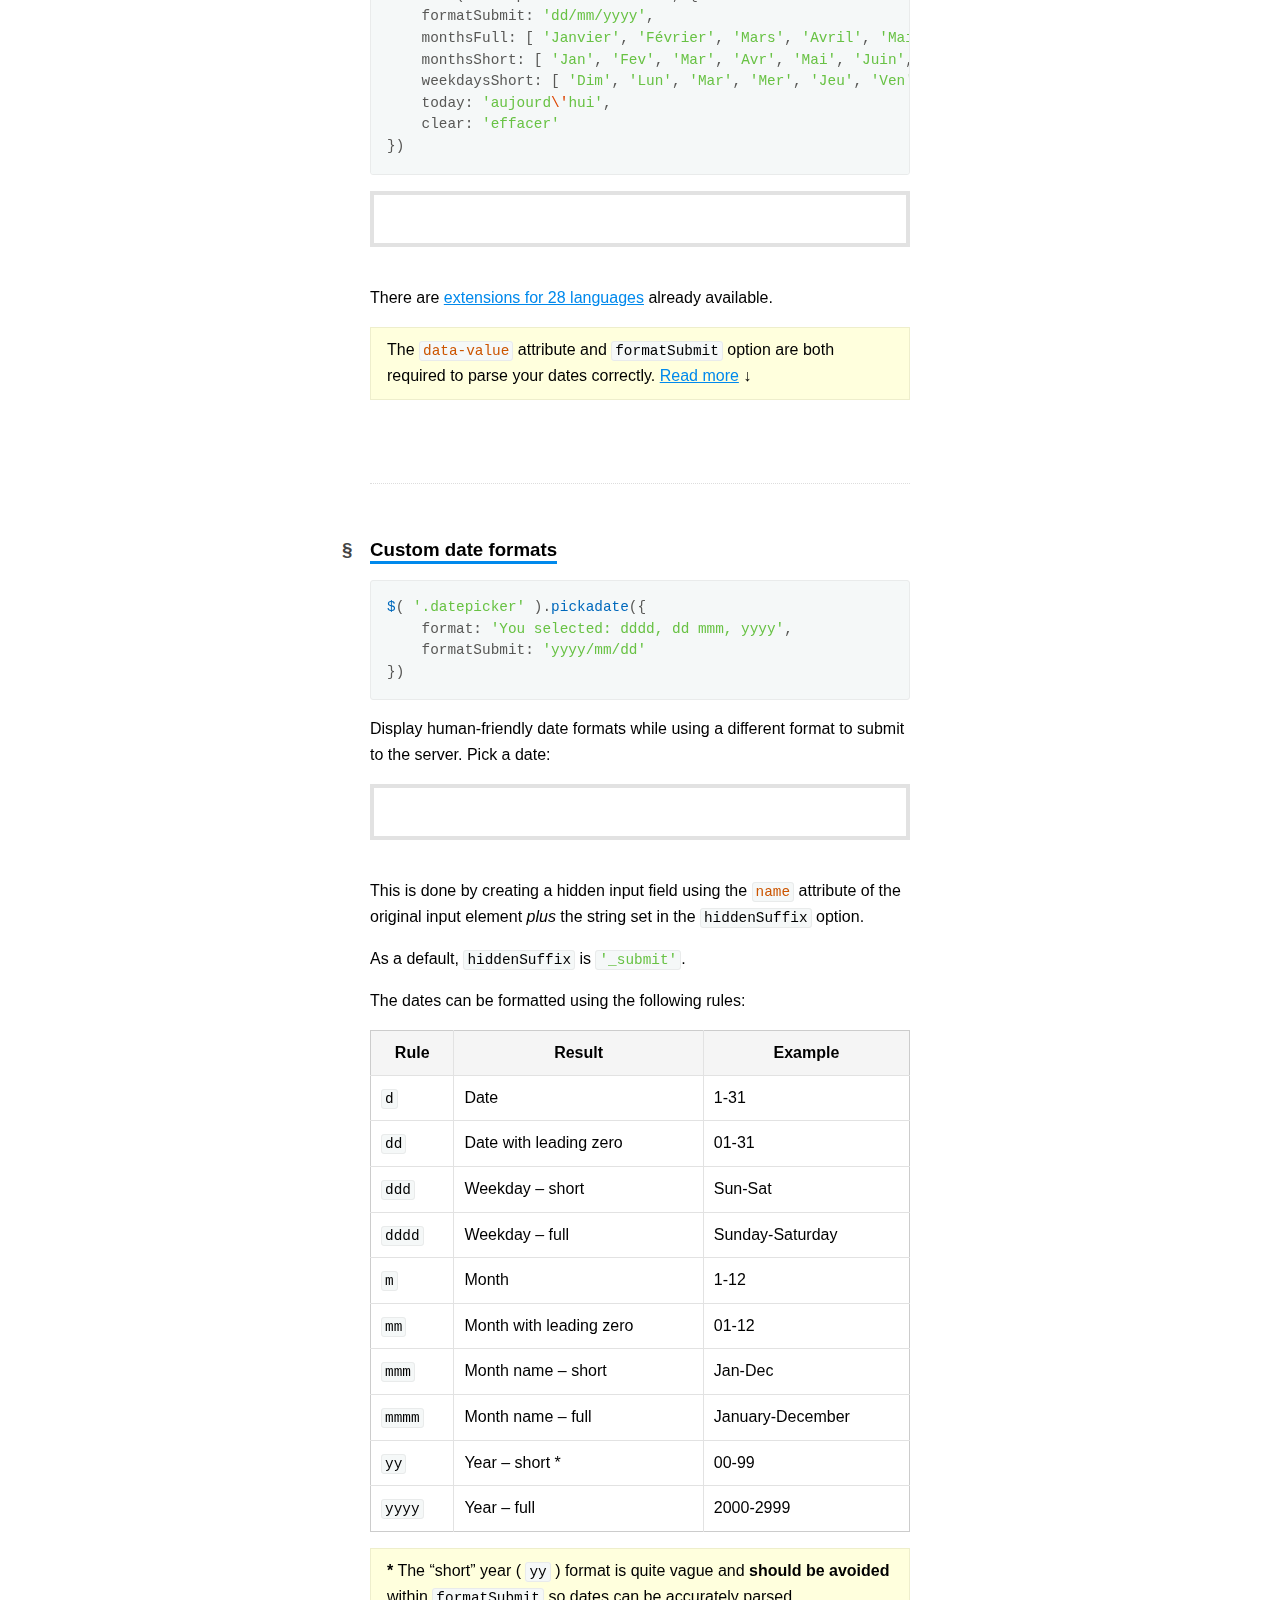
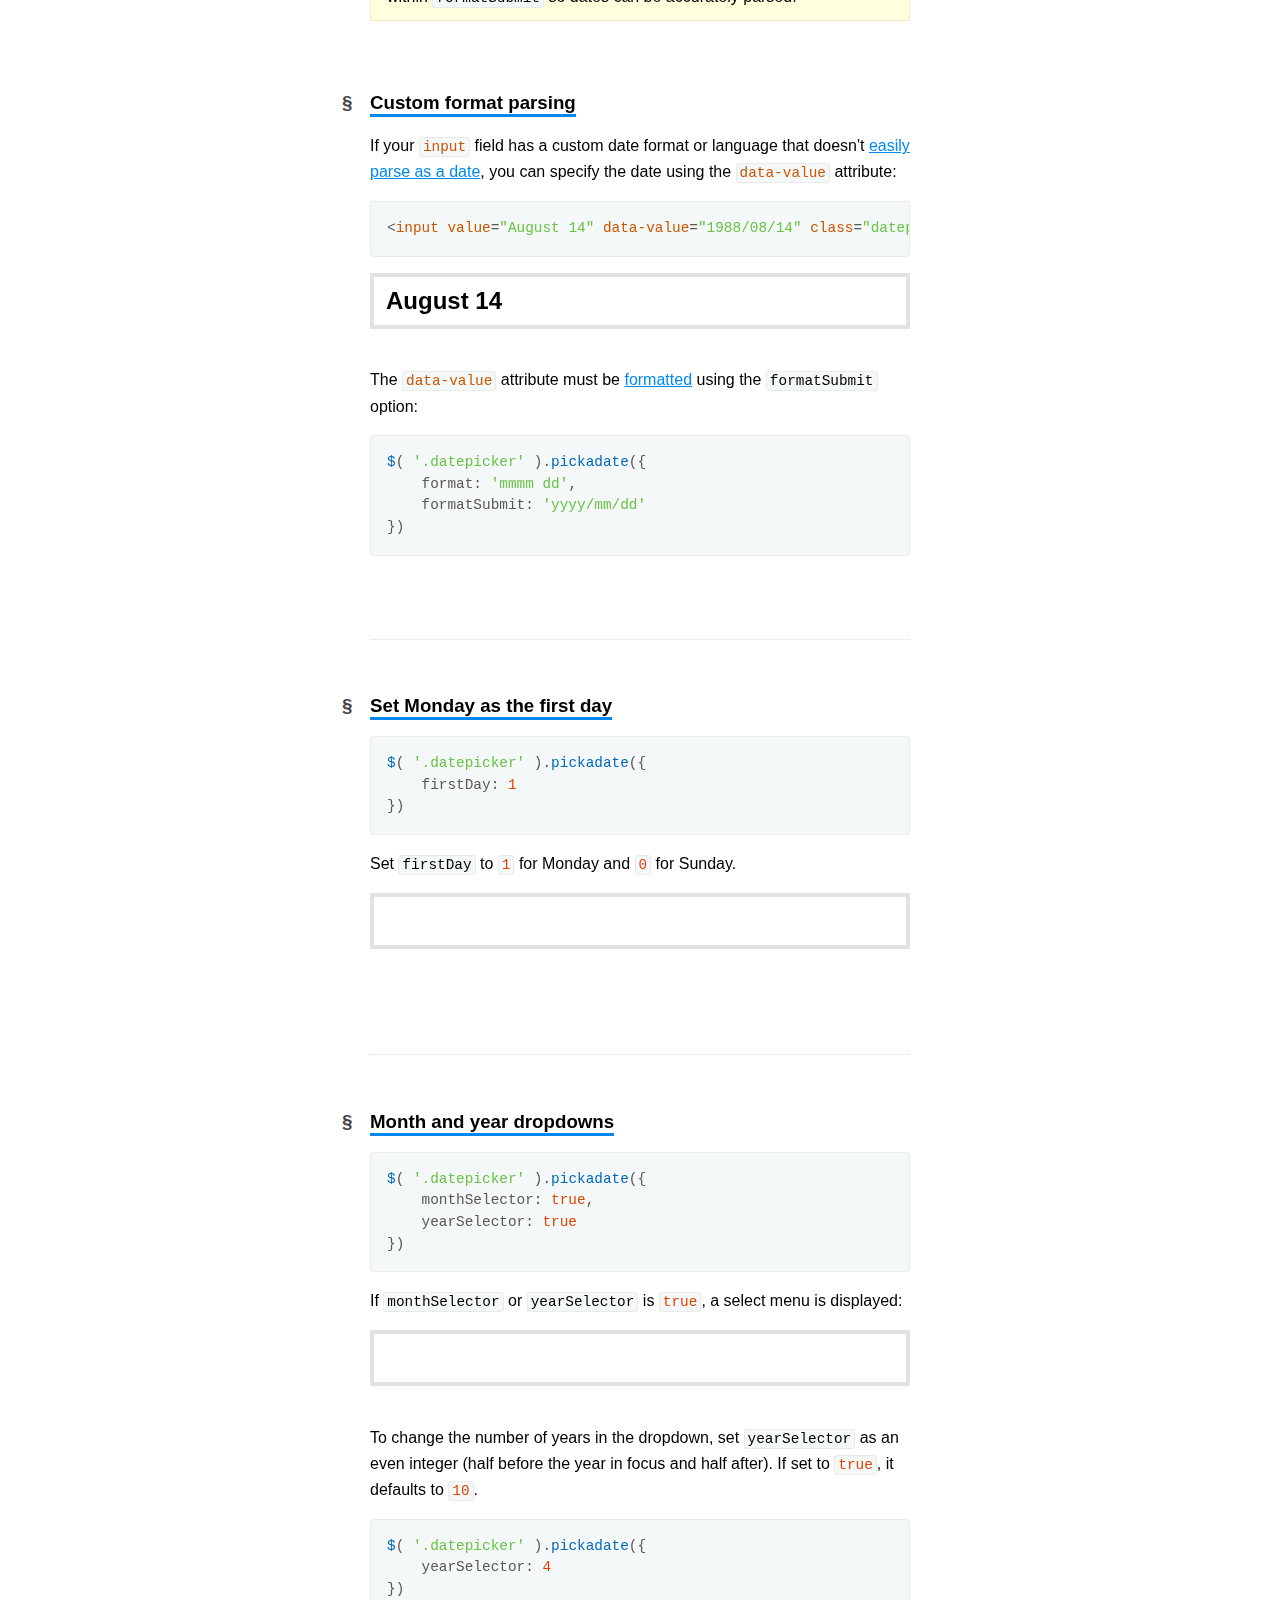
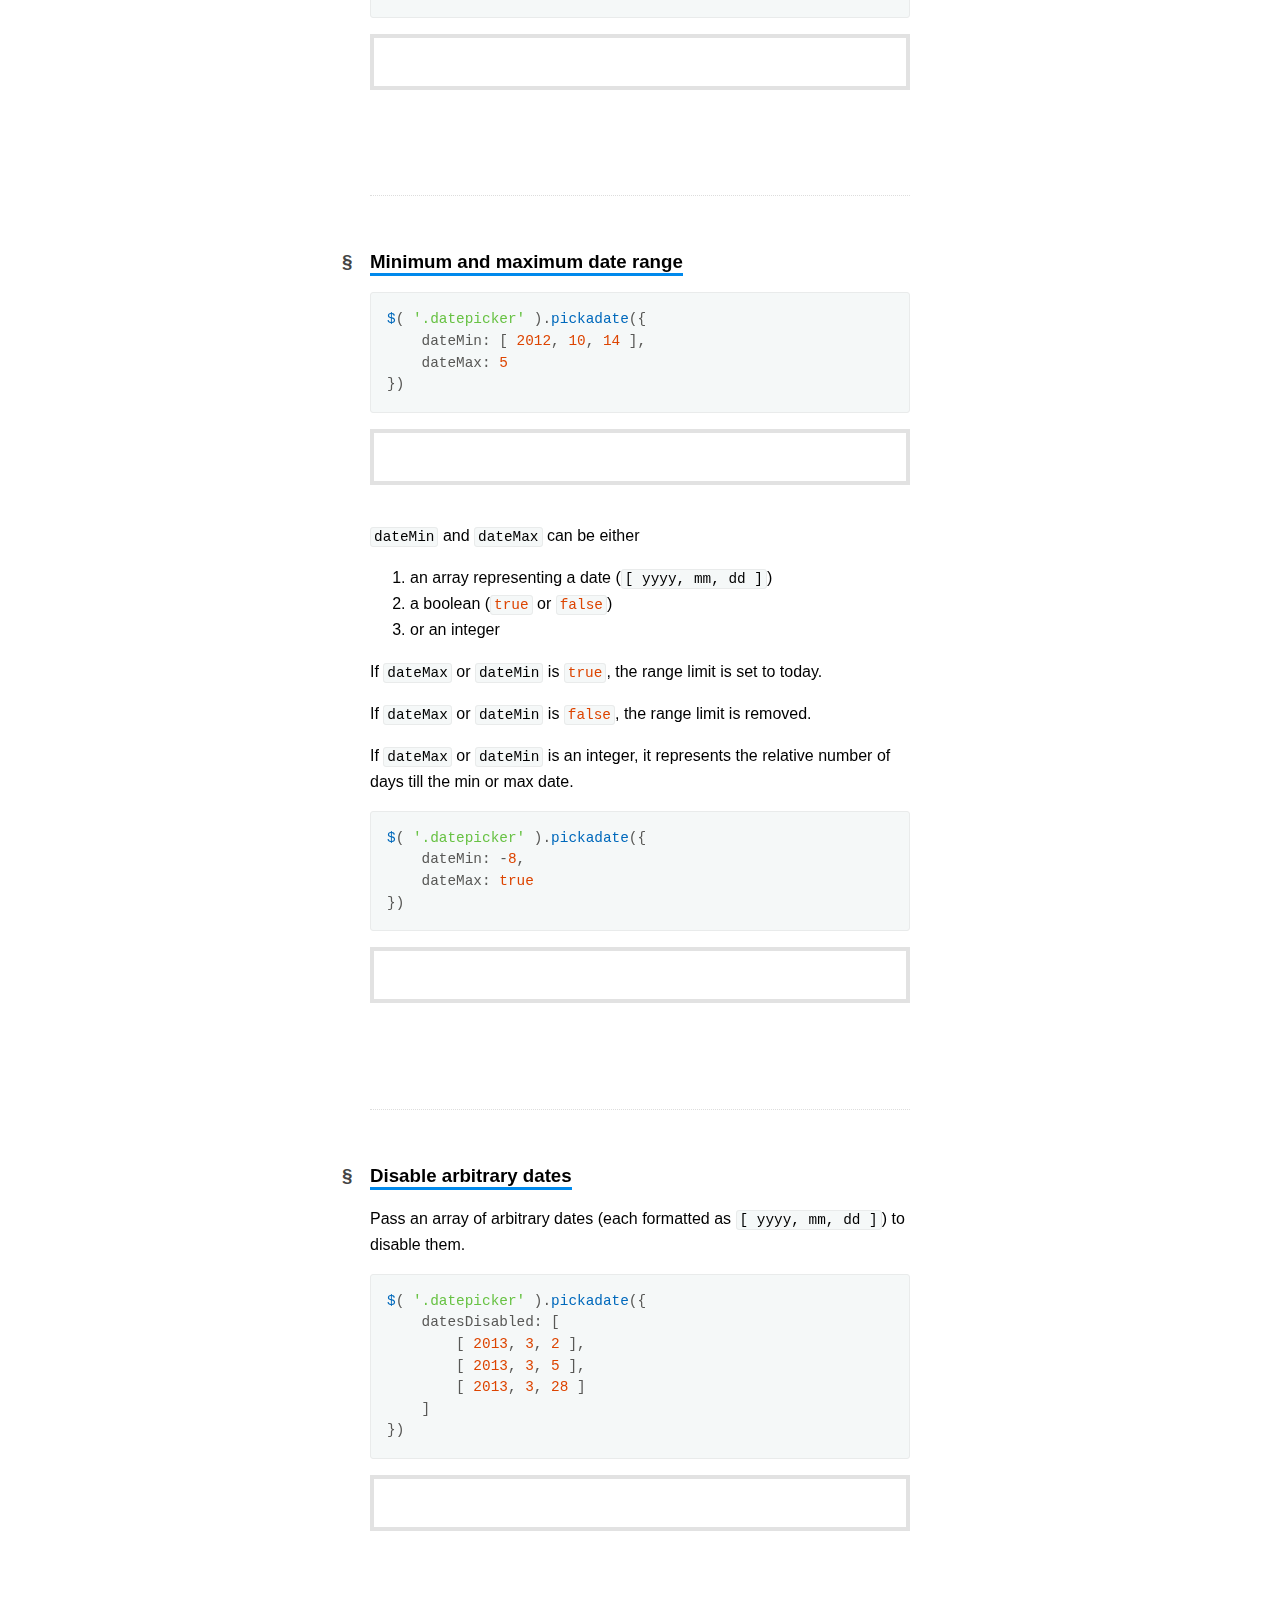
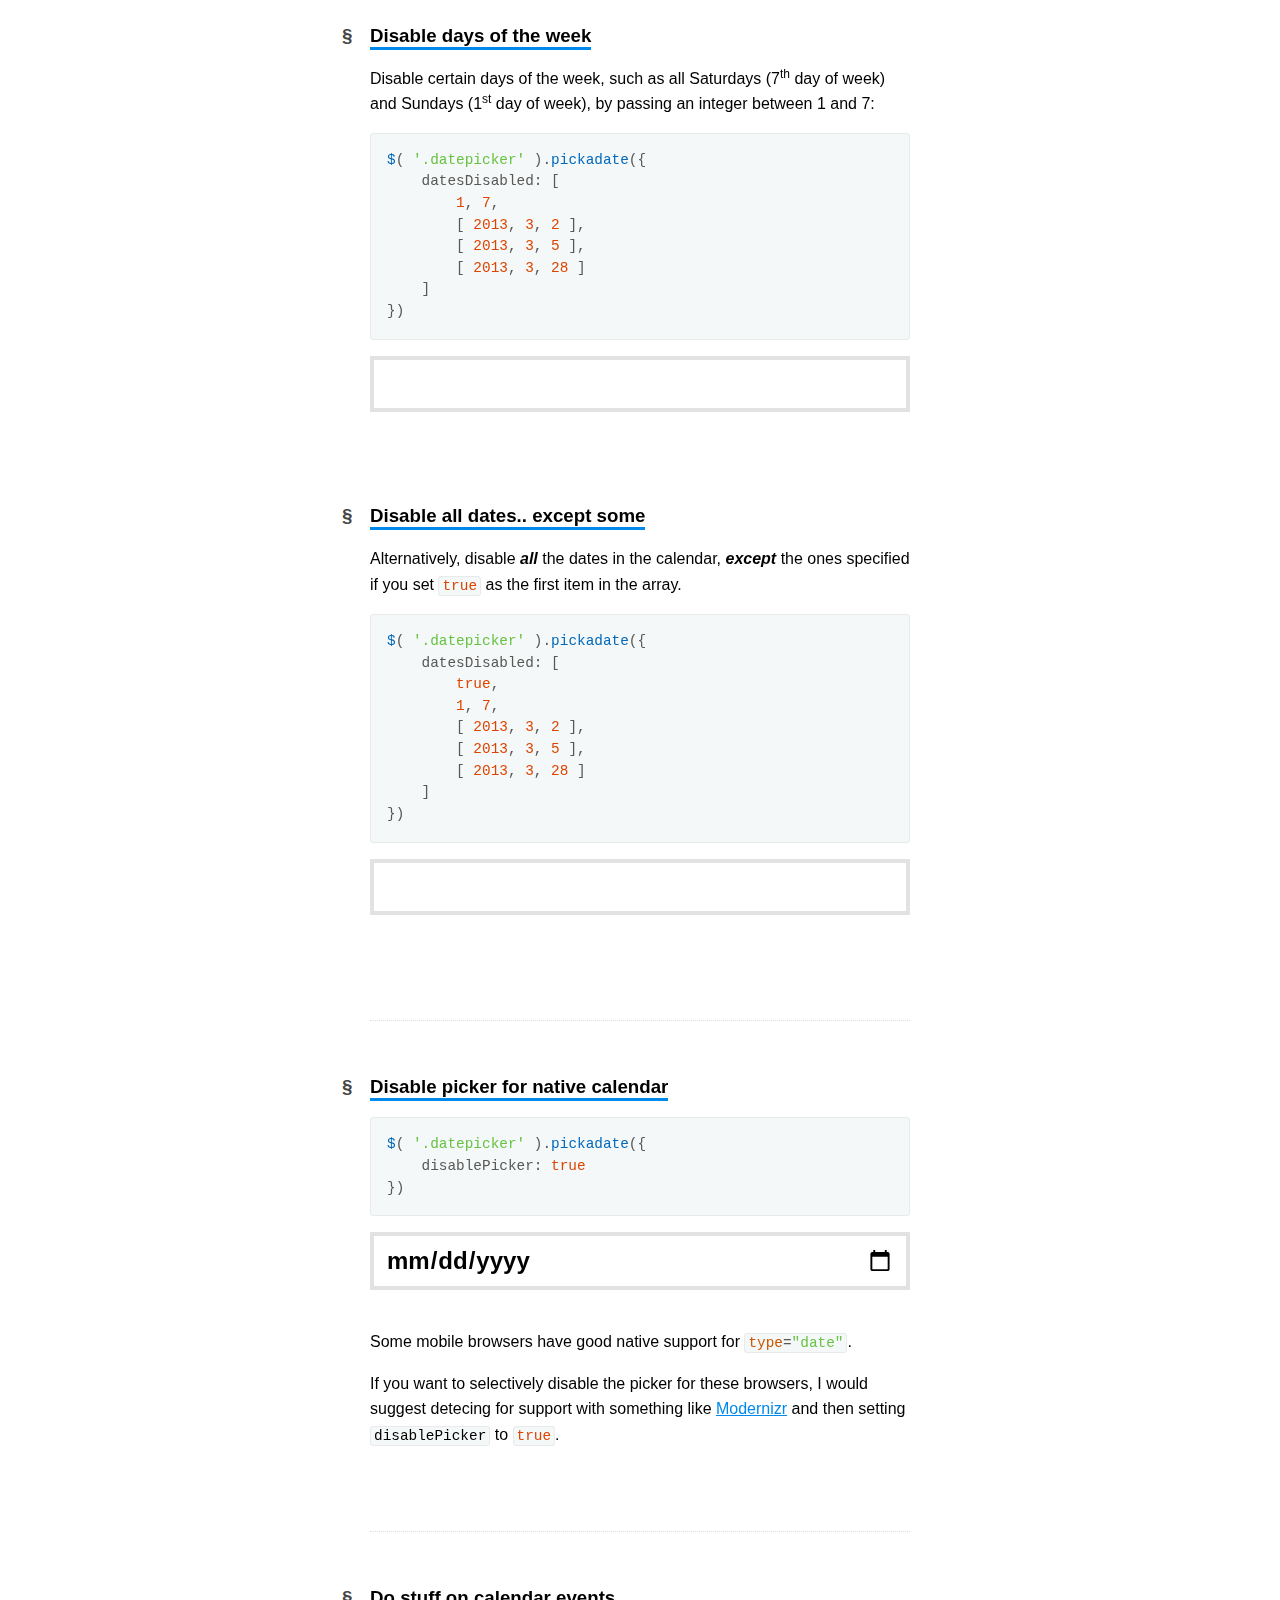
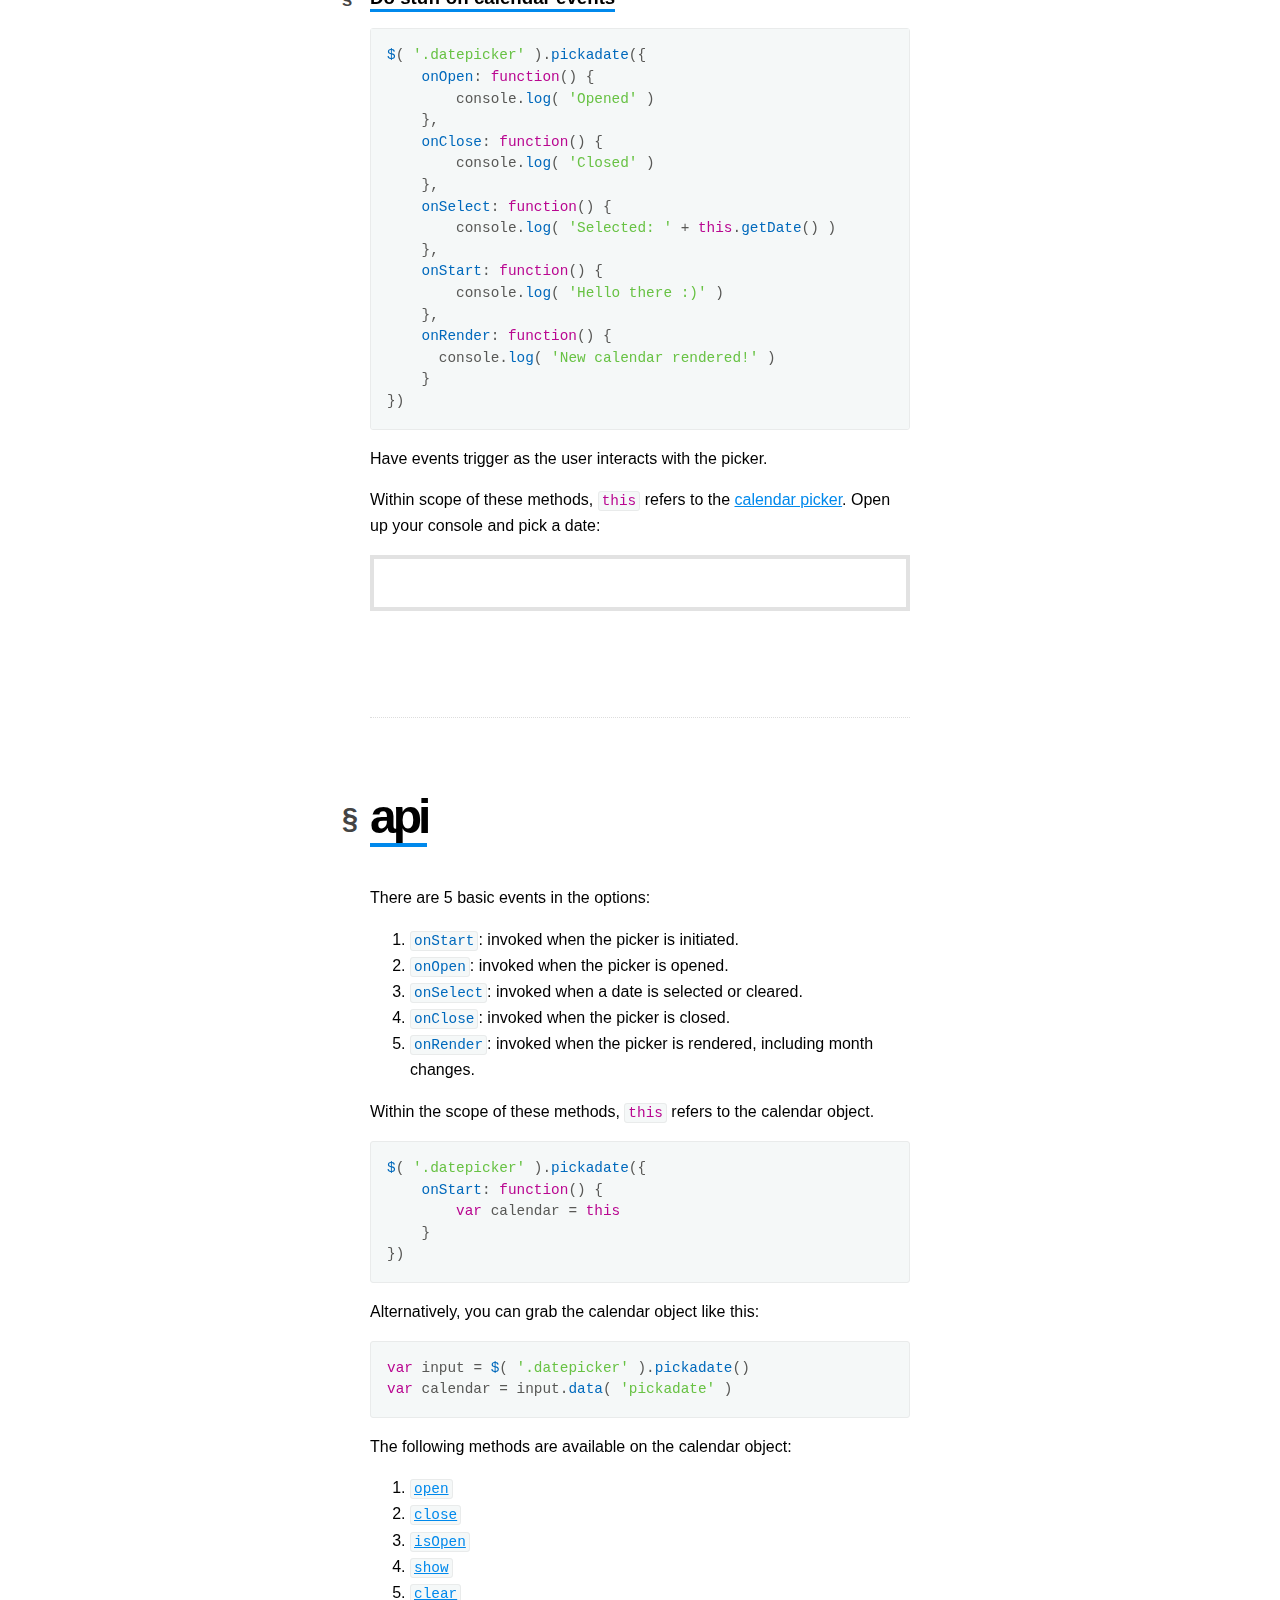
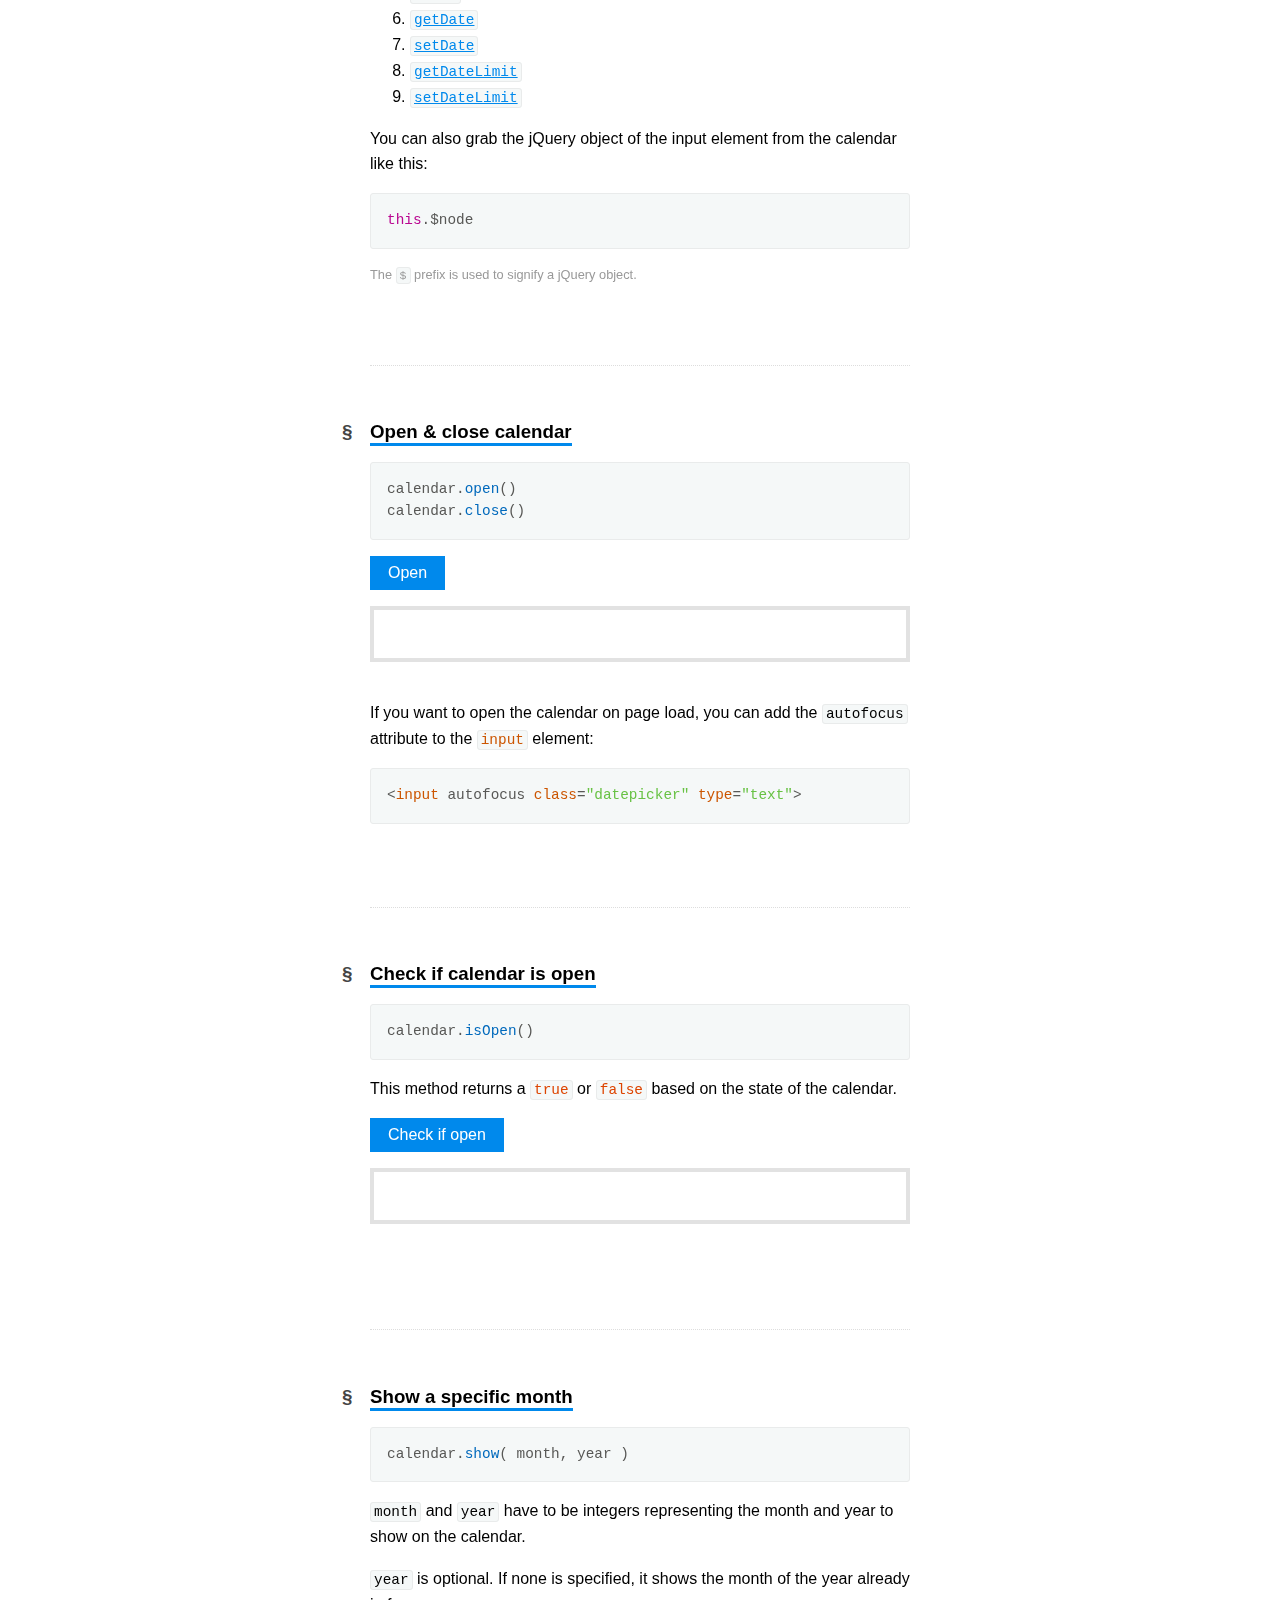
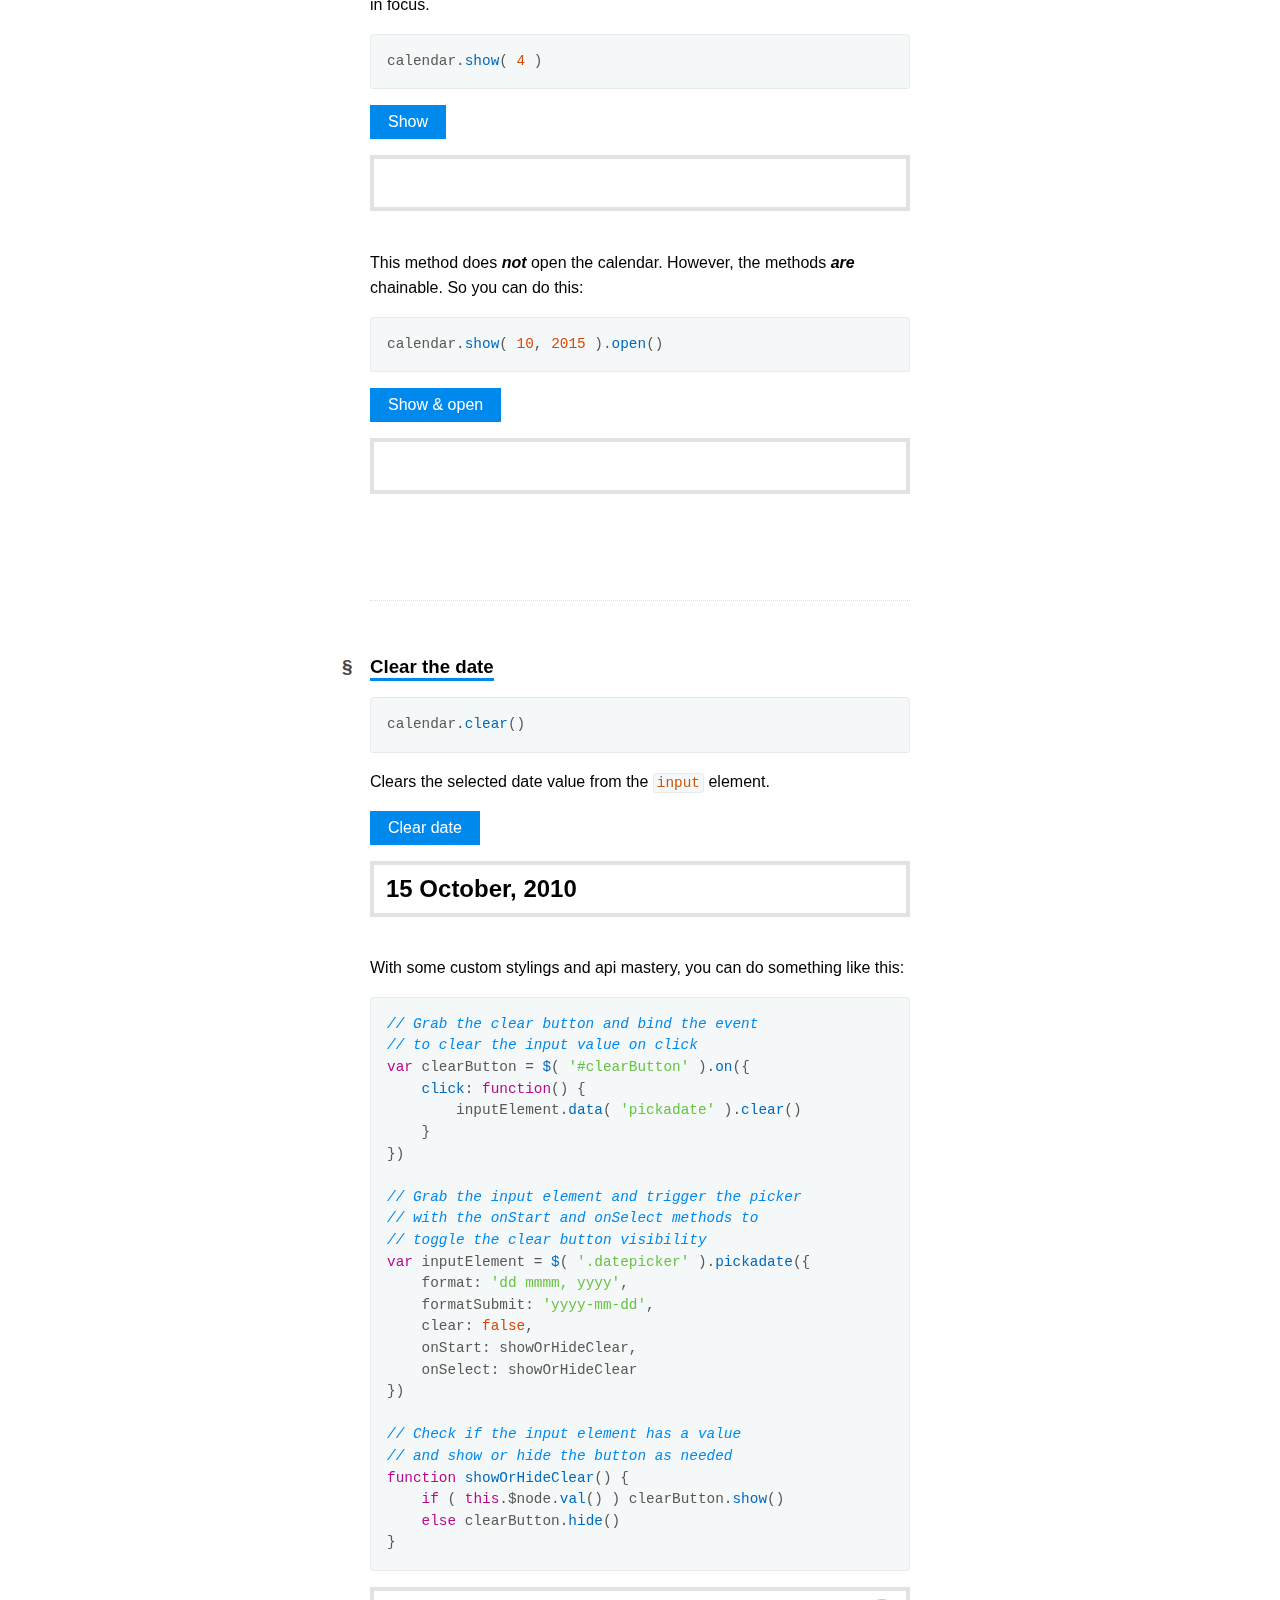
<file: pickadate.js-3.5.2/v2-(deprecated)/docs.htm>
<!doctype html>

<meta charset="utf-8">

<meta name="author" content="Amsul - http://amsul.ca">
<meta name="viewport" content="width=device-width,maximum-scale=1">
<meta http-equiv="cache-control" content="no-cache">
<meta http-equiv="pragma" content="no-cache">
<meta http-equiv="X-UA-Compatible" content="IE=Edge">

<title>Pickadate.js &#8226; Documentation</title>

<link rel="stylesheet" href="demo/style.css">
<link rel="stylesheet" href="themes/pickadate.01.default.css">

<!--[if lt IE 9]>
    <script>document.createElement('section')</script>
<![endif]-->


<body>


    <section class="holder holder-top holder-clean">

        <h1><a href="http://amsul.github.com/pickadate.js" class="link-inherit"><strong title="Pick a Date" class="underline-highlight">pickadate.js</strong></a><a class="button button-header" href="../index.htm">Back to v3</a></h1>
        <h2>A mobile-friendly, responsive, and lightweight jQuery dateinput picker<br><small class="dimmed"><small><small>9.6kb min, 4.0kb gzipped</small></small></small></h2>

        <h4><a href="https://github.com/amsul/pickadate.js/archive/2.1.8.zip">Download pickadate.js v2.1.8</a> (<a href="#legacy">for old browsers</a>) or <a href="themes.htm" id="theme">view the themes</a></h4>
        <h4><a href="#api">Jump to api documentation</a> &darr;</h4>

    </section>


    <section class="holder" id="options">

        <h3><a class="link-anchor" href="#options">&sect;</a><strong class="underline-highlight">Default options</strong></h3>

        <pre><code data-language="javascript">// <a href="#strings">Strings</a> and <a href="#translations">translations</a>
monthsFull: [ 'January', 'February', 'March', 'April', 'May', 'June', 'July', 'August', 'September', 'October', 'November', 'December' ],
monthsShort: [ 'Jan', 'Feb', 'Mar', 'Apr', 'May', 'Jun', 'Jul', 'Aug', 'Sep', 'Oct', 'Nov', 'Dec' ],
weekdaysFull: [ 'Sunday', 'Monday', 'Tuesday', 'Wednesday', 'Thursday', 'Friday', 'Saturday' ],
weekdaysShort: [ 'Sun', 'Mon', 'Tue', 'Wed', 'Thu', 'Fri', 'Sat' ],

// <a href="#strings">Display strings</a>
monthPrev: '&amp;amp;#9664;',
monthNext: '&amp;amp;#9654;',
showMonthsFull: true,
showWeekdaysShort: true,

// <a href="#buttons">Today and clear</a>
today: 'Today',
clear: 'Clear',

// <a href="#formats">Date formats</a>
format: 'd mmmm, yyyy',
formatSubmit: false,
hiddenSuffix: '_submit',

// <a href="#first_day">First day of week</a>
firstDay: 0,

// <a href="#selectors">Month &amp; year dropdown selectors</a>
monthSelector: false,
yearSelector: false,

// <a href="#ranges">Date ranges</a>
dateMin: false,
dateMax: false,

// <a href="#disable_dates">Dates disabled</a>
datesDisabled: false,

// <a href="#disable">Disable picker</a>
disablePicker: false,

// <a href="#events">Calendar events</a>
onStart: null,
onOpen: null,
onClose: null,
onSelect: null,
onRender: null,

// <a href="themes.htm" id="options_styling">Themes</a>
klass: {
    active: 'pickadate__active',
    input: 'pickadate__input',

    // Picker holder states
    holder: 'pickadate__holder',
    opened: 'pickadate__holder--opened',
    focused: 'pickadate__holder--focused',

    // Picker frame and wrapper
    frame: 'pickadate__frame',
    wrap: 'pickadate__wrap',

    // Picker calendar
    calendar: 'pickadate__calendar',

    // Picker header
    header: 'pickadate__header',

    // Month navigation
    monthPrev: 'pickadate__nav--prev',
    monthNext: 'pickadate__nav--next',

    // Month &amp; year labels
    month: 'pickadate__month',
    year: 'pickadate__year',

    // Select menus
    selectMonth: 'pickadate__select--month',
    selectYear: 'pickadate__select--year',

    // Picker table
    table: 'pickadate__table',

    // Weekday labels
    weekdays: 'pickadate__weekday',

    // Calendar body
    body: 'pickadate__body',

    // Day states
    day: 'pickadate__day',
    dayDisabled: 'pickadate__day--disabled',
    daySelected: 'pickadate__day--selected',
    dayHighlighted: 'pickadate__day--highlighted',
    dayToday: 'pickadate__day--today',
    dayInfocus: 'pickadate__day--infocus',
    dayOutfocus: 'pickadate__day--outfocus',

    // Footer
    footer: 'pickadate__footer',

    // Today and clear buttons
    buttonClear: 'pickadate__button--clear',
    buttonToday: 'pickadate__button--today'
}</code></pre>

    </section>


    <section class="holder" id="simple">

        <h3><a class="link-anchor" href="#simple">&sect;</a><strong class="underline-highlight">Simple setup</strong></h3>

        <p>For the basic setup with the <a href="#options">default options</a>, invoke the picker on an <code>input</code> element. The <code class="attribute">type</code> of the element doesn&rsquo;t matter, but it must be an <code>input</code> element.</p>

        <pre><code data-language="javascript">$( '.datepicker' ).pickadate()</code></pre>

        <fieldset>
            <input id="picker_simple" class="datepicker" type="text">
        </fieldset>

        <p>A core behaviour is to give the <code>input</code> field a <code class="attribute">readonly</code> attribute. This is done to prevent the keyboard from popping up on smartphones and also to maintain &ldquo;pretty&rdquo; dates that are simple to handle.</p>

        <p class="notification"><b>If you require the input to be editable</b>, I would suggest using a date parsing library (such as <a href="http://www.datejs.com/" target="_blank">datejs</a>) along with the <a href="#api">pickadate.js api</a> to achieve <a href="http://codepen.io/amsul/pen/sJuqa" target="_blank">this effect</a>.</p>

    </section>


    <section class="holder" id="strings">

        <h3><a class="link-anchor" href="#strings">&sect;</a><strong class="underline-highlight">Custom month and weekday tags</strong></h3>

        <pre><code data-language="javascript">$( '.datepicker' ).pickadate({
    monthPrev: '&amp;amp;larr;',
    monthNext: '&amp;amp;rarr;',
    weekdaysShort: [ 'Su', 'Mo', 'Tu', 'We', 'Th', 'Fr', 'Sa' ],
    showMonthsFull: false
})</code></pre>

        <fieldset>
            <input id="picker_strings" class="datepicker" type="text">
        </fieldset>

    </section>


    <section class="holder" id="buttons">

        <h3><a class="link-anchor" href="#buttons">&sect;</a><strong class="underline-highlight">Today and clear buttons</strong></h3>

        <p>As a default, <code>today</code> is set to <code class="string">'Today'</code> and <code>clear</code> is set to <code class="string">'Clear'</code>.</p>

        <p>If either of the options is <code class="constant">false</code>, the button is not displayed.</p>

        <pre><code data-language="javascript">$( '.datepicker' ).pickadate({
    today: false,
    clear: 'Clear date'
})</code></pre>

        <fieldset>
            <input id="picker_buttons" class="datepicker" type="text">
        </fieldset>

        <p>For a custom &ldquo;clear&rdquo; button, check out the api for the <a href="#api_clear"><code>clear</code></a> method.</p>

    </section>


    <section class="holder" id="translations">

        <h3><a class="link-anchor" href="#translations">&sect;</a><strong class="underline-highlight">Any language support</strong></h3>

        <p>You can add support for any language in one of two ways.</p>

        <p><b>(1)</b> By passing the months and weekdays as an array for <i>each invocation</i>:</p>

        <pre><code data-language="javascript">$( '.datepicker' ).pickadate({
    formatSubmit: 'dd/mm/yyyy',
    monthsFull: [ 'Janvier', 'Février', 'Mars', 'Avril', 'Mai', 'Juin', 'Juillet', 'Août', 'Septembre', 'Octobre', 'Novembre', 'Décembre' ],
    monthsShort: [ 'Jan', 'Fev', 'Mar', 'Avr', 'Mai', 'Juin', 'Juil', 'Aou', 'Sep', 'Oct', 'Nov', 'Dec' ],
    weekdaysShort: [ 'Dim', 'Lun', 'Mar', 'Mer', 'Jeu', 'Ven', 'Sam' ],
    today: 'aujourd\'hui',
    clear: 'effacer'
})</code></pre>

        <p><b>(2)</b> Or by globally extending the default picker options for <i>all instances</i>:</p>

        <pre><code data-language="javascript">$.extend( $.fn.pickadate.defaults, {
    formatSubmit: 'dd/mm/yyyy',
    monthsFull: [ 'Janvier', 'Février', 'Mars', 'Avril', 'Mai', 'Juin', 'Juillet', 'Août', 'Septembre', 'Octobre', 'Novembre', 'Décembre' ],
    monthsShort: [ 'Jan', 'Fev', 'Mar', 'Avr', 'Mai', 'Juin', 'Juil', 'Aou', 'Sep', 'Oct', 'Nov', 'Dec' ],
    weekdaysShort: [ 'Dim', 'Lun', 'Mar', 'Mer', 'Jeu', 'Ven', 'Sam' ],
    today: 'aujourd\'hui',
    clear: 'effacer'
})</code></pre>

        <fieldset>
            <input id="picker_strings_b" class="datepicker" type="text">
        </fieldset>

        <p>There are <a href="https://github.com/amsul/pickadate.js/tree/gh-pages/translations">extensions for 28 languages</a> already available.</p>

        <p class="notification notification--highlight">The <code class="tag-name">data-value</code> attribute and <code>formatSubmit</code> option are both required to parse your dates correctly. <a href="#formats">Read more</a> &darr;</p>

    </section>


    <section class="holder holder-clean" id="formats">

        <h3><a class="link-anchor" href="#formats">&sect;</a><strong class="underline-highlight">Custom date formats</strong></h3>

        <pre><code data-language="javascript">$( '.datepicker' ).pickadate({
    format: 'You selected: dddd, dd mmm, yyyy',
    formatSubmit: 'yyyy/mm/dd'
})</code></pre>

        <p>Display human-friendly date formats while using a different format to submit to the server. Pick a date:</p>

        <fieldset>
            <input id="picker_formats" class="datepicker" name="custom_date" type="text">
        </fieldset>

        <p>This is done by creating a hidden input field using the <code class="attribute">name</code> attribute of the original input element <i>plus</i> the string set in the <code>hiddenSuffix</code> option.</p>

        <p>As a default, <code>hiddenSuffix</code> is <code class="string">'_submit'</code>.</p>

        <p id="formatting_rules">The dates can be formatted using the following rules:</p>

        <table class="table" width="100%">
            <thead>
                <tr>
                    <th>Rule</th>
                    <th>Result</th>
                    <th>Example</th>
                </tr>
            </thead>
            <tbody>
                <tr>
                    <td><code>d</code></td>
                    <td>Date</td>
                    <td>1-31</td>
                </tr>
                <tr>
                    <td><code>dd</code></td>
                    <td>Date with leading zero</td>
                    <td>01-31</td>
                </tr>
                <tr>
                    <td><code>ddd</code></td>
                    <td>Weekday &ndash; short</td>
                    <td>Sun-Sat</td>
                </tr>
                <tr>
                    <td><code>dddd</code></td>
                    <td>Weekday &ndash; full</td>
                    <td>Sunday-Saturday</td>
                </tr>
                <tr>
                    <td><code>m</code></td>
                    <td>Month</td>
                    <td>1-12</td>
                </tr>
                <tr>
                    <td><code>mm</code></td>
                    <td>Month with leading zero</td>
                    <td>01-12</td>
                </tr>
                <tr>
                    <td><code>mmm</code></td>
                    <td>Month name &ndash; short</td>
                    <td>Jan-Dec</td>
                </tr>
                <tr>
                    <td><code>mmmm</code></td>
                    <td>Month name &ndash; full</td>
                    <td>January-December</td>
                </tr>
                <tr>
                    <td><code>yy</code></td>
                    <td>Year &ndash; short *</td>
                    <td>00-99</td>
                </tr>
                <tr>
                    <td><code>yyyy</code></td>
                    <td>Year &ndash; full</td>
                    <td>2000-2999</td>
                </tr>
            </tbody>
        </table>


        <p class="notification notification--highlight"><b>&#42;</b> The &ldquo;short&rdquo; year ( <code>yy</code> ) format is quite vague and <b>should be avoided</b> within <code>formatSubmit</code> so dates can be accurately parsed.</p>

    </section>


    <section class="holder" id="formats_hidden">

        <h3><a class="link-anchor" href="#formats_hidden">&sect;</a><strong class="underline-highlight">Custom format parsing</strong></h3>

        <p>If your <code class="tag-name">input</code> field has a custom date format or language that doesn't <a href="https://developer.mozilla.org/en-US/docs/JavaScript/Reference/Global_Objects/Date/parse" target="_blank">easily parse as a date</a>, you can specify the date using the <code class="attribute">data-value</code> attribute:</p>

        <pre><code data-language="html">&amp;lt;input&nbsp;value="August 14"&nbsp;data-value="1988/08/14"&nbsp;class="datepicker"&nbsp;type="text"&gt;</code></pre>

        <fieldset>
            <input id="picker_formats_b" class="datepicker" type="text" value="August 14" data-value="1988/08/14">
        </fieldset>

        <p>The <code class="attribute">data-value</code> attribute must be <a href="#formats">formatted</a> using the <code>formatSubmit</code> option:</p>

        <pre><code data-language="javascript">$( '.datepicker' ).pickadate({
    format: 'mmmm dd',
    formatSubmit: 'yyyy/mm/dd'
})</code></pre>

    </section>


    <section class="holder" id="first_day">

        <h3><a class="link-anchor" href="#first_day">&sect;</a><strong class="underline-highlight">Set Monday as the first day</strong></h3>

        <pre><code data-language="javascript">$( '.datepicker' ).pickadate({
    firstDay: 1
})
</code></pre>

        <p>Set <code>firstDay</code> to <code class="constant">1</code> for Monday and <code class="constant">0</code> for Sunday.</p>

        <fieldset>
            <input id="picker_dates_first_day" class="datepicker" type="text">
        </fieldset>

    </section>


    <section class="holder" id="selectors">

        <h3><a class="link-anchor" href="#selectors">&sect;</a><strong class="underline-highlight">Month and year dropdowns</strong></h3>

        <pre><code data-language="javascript">$( '.datepicker' ).pickadate({
    monthSelector: true,
    yearSelector: true
})</code></pre>

        <p>If <code>monthSelector</code> or <code>yearSelector</code> is <code class="constant">true</code>, a select menu is displayed:</p>

        <fieldset>
            <input id="picker_selectors" class="datepicker" type="text">
        </fieldset>

        <p>To change the number of years in the dropdown, set <code>yearSelector</code> as an even integer (half before the year in focus and half after). If set to <code class="constant">true</code>, it defaults to <code class="constant">10</code>.</p>

        <pre><code data-language="javascript">$( '.datepicker' ).pickadate({
    yearSelector: 4
})</code></pre>

        <fieldset>
            <input id="picker_selectors_b" class="datepicker" type="text">
        </fieldset>

    </section>


    <section class="holder" id="ranges">

        <h3><a class="link-anchor" href="#ranges">&sect;</a><strong class="underline-highlight">Minimum and maximum date range</strong></h3>

        <pre><code data-language="javascript">$( '.datepicker' ).pickadate({
    dateMin: [ 2012, 10, 14 ],
    dateMax: 5
})</code></pre>

        <fieldset>
            <input id="picker_ranges_a" class="datepicker" type="text">
        </fieldset>

        <p><code>dateMin</code> and <code>dateMax</code> can be either</p>
        <ol>
            <li>an array representing a date (<code>[ yyyy, mm, dd ]</code>)</li>
            <li>a boolean (<code class="constant">true</code> or <code class="constant">false</code>)</li>
            <li>or an integer</li>
        </ol>

        <p>If <code>dateMax</code> or <code>dateMin</code> is <code class="constant">true</code>, the range limit is set to today.</p>

        <p>If <code>dateMax</code> or <code>dateMin</code> is <code class="constant">false</code>, the range limit is removed.</p>

        <p>If <code>dateMax</code> or <code>dateMin</code> is an integer, it represents the relative number of days till the min or max date.</p>

        <pre><code data-language="javascript">$( '.datepicker' ).pickadate({
    dateMin: -8,
    dateMax: true
})</code></pre>

        <fieldset>
            <input id="picker_ranges_b" class="datepicker" type="text">
        </fieldset>

    </section>


    <section class="holder holder-clean" id="disable_dates">

        <h3><a class="link-anchor" href="#disable_dates">&sect;</a><strong class="underline-highlight">Disable arbitrary dates</strong></h3>

        <p>Pass an array of arbitrary dates (each formatted as <code>[ yyyy, mm, dd ]</code>) to disable them.</p>

        <pre><code data-language="javascript">$( '.datepicker' ).pickadate({
    datesDisabled: [
        [ 2013, 3, 2 ],
        [ 2013, 3, 5 ],
        [ 2013, 3, 28 ]
    ]
})</code></pre>

        <fieldset>
            <input id="picker_dates_disabled_a" class="datepicker" type="text">
        </fieldset>

    </section>


    <section class="holder holder-clean" id="disable_weekdays">

        <h3><a class="link-anchor" href="#disable_weekdays">&sect;</a><strong class="underline-highlight">Disable days of the week</strong></h3>

        <p>Disable certain days of the week, such as all Saturdays (7<sup>th</sup> day of week) and Sundays (1<sup>st</sup> day of week), by passing an integer between 1 and 7:</p>

        <pre><code data-language="javascript">$( '.datepicker' ).pickadate({
    datesDisabled: [
        1, 7,
        [ 2013, 3, 2 ],
        [ 2013, 3, 5 ],
        [ 2013, 3, 28 ]
    ]
})</code></pre>

        <fieldset>
            <input id="picker_dates_disabled_b" class="datepicker" type="text">
        </fieldset>

    </section>


    <section class="holder" id="disable_everyday">

        <h3><a class="link-anchor" href="#disable_everyday">&sect;</a><strong class="underline-highlight">Disable all dates.. except some</strong></h3>

        <p>Alternatively, disable <strong><i>all</i></strong> the dates in the calendar, <strong><i>except</i></strong> the ones specified if you set <code class="constant">true</code> as the first item in the array.</p>

        <pre><code data-language="javascript">$( '.datepicker' ).pickadate({
    datesDisabled: [
        true,
        1, 7,
        [ 2013, 3, 2 ],
        [ 2013, 3, 5 ],
        [ 2013, 3, 28 ]
    ]
})</code></pre>

        <fieldset>
            <input id="picker_dates_disabled_c" class="datepicker" type="text">
        </fieldset>

    </section>


    <section class="holder" id="disable">

        <h3><a class="link-anchor" href="#disable">&sect;</a><strong class="underline-highlight">Disable picker for native calendar</strong></h3>

        <pre><code data-language="javascript">$( '.datepicker' ).pickadate({
    disablePicker: true
})</code></pre>

        <fieldset>
            <input id="picker_disable" class="datepicker" type="date">
        </fieldset>

        <p>Some mobile browsers have good native support for <code data-language="html">type="date"</code>.</p>
        <p>If you want to selectively disable the picker for these browsers, I would suggest detecing for support with something like <a target="_blank" href="http://modernizr.com/">Modernizr</a> and then setting <code>disablePicker</code> to <code class="constant">true</code>.</p>

    </section>


    <section class="holder" id="events">

        <h3><a class="link-anchor" href="#events">&sect;</a><strong class="underline-highlight">Do stuff on calendar events</strong></h3>

        <pre><code data-language="javascript">$( '.datepicker' ).pickadate({
    onOpen: function() {
        console.log( 'Opened' )
    },
    onClose: function() {
        console.log( 'Closed' )
    },
    onSelect: function() {
        console.log( 'Selected: '&nbsp;+&nbsp;this.getDate() )
    },
    onStart: function() {
        console.log( 'Hello there :)' )
    },
    onRender: function() {
      console.log( 'New calendar rendered!' )
    }
})</code></pre>

        <p>Have events trigger as the user interacts with the picker.</p>

        <p>Within scope of these methods, <code class="keyword">this</code> refers to the <a href="#api">calendar picker</a>. Open up your console and pick a date:</p>

        <fieldset>
            <input id="picker_events" class="datepicker" type="date">
        </fieldset>

    </section>


    <section class="holder" id="api">

        <h1><a class="link-anchor" href="#api">&sect;</a><strong class="underline-highlight">api</strong></h1>

        <p>There are 5 basic events in the options:</p>

        <ol>
            <li><code class="method">onStart</code>: invoked when the picker is initiated.</li>
            <li><code class="method">onOpen</code>: invoked when the picker is opened.</li>
            <li><code class="method">onSelect</code>: invoked when a date is selected or cleared.</li>
            <li><code class="method">onClose</code>: invoked when the picker is closed.</li>
            <li><code class="method">onRender</code>: invoked when the picker is rendered, including month changes.</li>
        </ol>

        <p>Within the scope of these methods, <code class="keyword">this</code> refers to the calendar object.</p>

        <pre><code data-language="javascript">$( '.datepicker' ).pickadate({
    onStart: function() {
        var calendar =&nbsp;this
    }
})</code></pre>

        <p>Alternatively, you can grab the calendar object like this:</p>

        <pre><code data-language="javascript">var input = $( '.datepicker' ).pickadate()
var calendar = input.data( 'pickadate' )
</code></pre>

        <p>The following methods are available on the calendar object:</p>

        <ol>
            <li><code><a href="#api_open_close">open</a></code></li>
            <li><code><a href="#api_open_close">close</a></code></li>
            <li><code><a href="#api_isOpen">isOpen</a></code></li>
            <li><code><a href="#api_show">show</a></code></li>
            <li><code><a href="#api_clear">clear</a></code></li>
            <li><code><a href="#api_getDate">getDate</a></code></li>
            <li><code><a href="#api_setDate">setDate</a></code></li>
            <li><code><a href="#api_getDateLimit">getDateLimit</a></code></li>
            <li><code><a href="#api_setDateLimit">setDateLimit</a></code></li>
        </ol>

        <p id="api_$node">You can also grab the jQuery object of the input element from the calendar like this:</p>

        <pre><code data-language="javascript">this.$node</code></pre>

        <small class="dimmed"><p>The <code>$</code> prefix is used to signify a jQuery object.</p></small>

    </section>


    <section class="holder" id="api_open_close">

        <h3><a class="link-anchor" href="#api_open_close">&sect;</a><strong class="underline-highlight">Open &amp; close calendar</strong></h3>

        <pre><code data-language="javascript">calendar.open()
calendar.close()</code></pre>

        <p>
            <button id="api_button_open" class="button" type="button">Open</button>
            <button id="api_button_close" class="button" type="button" style="display:none">Close</button>
        </p>

        <fieldset>
            <input id="api_picker_open" class="datepicker" type="text">
        </fieldset>

        <p>If you want to open the calendar on page load, you can add the <code>autofocus</code> attribute to the <code class="tag-name">input</code> element:</p>

        <pre><code data-language="html">&amp;lt;input&nbsp;autofocus&nbsp;class="datepicker"&nbsp;type="text"&gt;</code></pre>

    </section>


    <section class="holder" id="api_isOpen">

        <h3><a class="link-anchor" href="#api_isOpen">&sect;</a><strong class="underline-highlight">Check if calendar is open</strong></h3>

        <pre><code data-language="javascript">calendar.isOpen()</code></pre>

        <p>This method returns a <code class="constant">true</code> or <code class="constant">false</code> based on the state of the calendar.</p>

        <p>
            <button id="api_button_isOpen" class="button" type="button">Check if open</button>
        </p>

        <fieldset>
            <input id="api_picker_isOpen" class="datepicker" type="text">
        </fieldset>

    </section>


    <section class="holder" id="api_show">

        <h3><a class="link-anchor" href="#api_show">&sect;</a><strong class="underline-highlight">Show a specific month</strong></h3>

        <pre><code data-language="javascript">calendar.show( month, year )</code></pre>

        <p><code>month</code> and <code>year</code> have to be integers representing the month and year to show on the calendar.</p>

        <p><code>year</code> is optional. If none is specified, it shows the month of the year already in focus.</p>

        <pre><code data-language="javascript">calendar.show( 4 )</code></pre>

        <p>
            <button id="api_button_show" class="button" type="button">Show</button>
        </p>

        <fieldset>
            <input id="api_picker_show" class="datepicker" type="text">
        </fieldset>

        <p>This method does <strong><i>not</i></strong> open the calendar. However, the methods <strong><i>are</i></strong> chainable. So you can do this:</p>

        <pre><code data-language="javascript">calendar.show( 10, 2015 ).open()</code></pre>

        <p>
            <button id="api_button_show_open" class="button" type="button">Show &amp; open</button>
        </p>

        <fieldset>
            <input id="api_picker_show_open" class="datepicker" type="text">
        </fieldset>

    </section>


    <section class="holder" id="api_clear">

        <h3><a class="link-anchor" href="#api_clear">&sect;</a><strong class="underline-highlight">Clear the date</strong></h3>

        <pre><code data-language="javascript">calendar.clear()</code></pre>

        <p>Clears the selected date value from the <code class="tag-name">input</code> element.</p>

        <p>
            <button id="api_button_clear" class="button" type="button">Clear date</button>
        </p>

        <fieldset>
            <input id="api_picker_clear" class="datepicker" value="15 October, 2010" data-value="2012-10-15" type="text">
        </fieldset>

        <p>With some custom stylings and api mastery, you can do something like this:</p>

        <pre><code data-language="javascript">// Grab the clear button and bind the event<br>
// to clear the input value on click<br>
var clearButton = $( '#clearButton' ).on({
    click: function() {
        inputElement.data( 'pickadate' ).clear()
    }
})

// Grab the input element and trigger the picker<br>
// with the onStart and onSelect methods to<br>
// toggle the clear button visibility<br>
var inputElement = $( '.datepicker' ).pickadate({
    format: 'dd mmmm, yyyy',
    formatSubmit: 'yyyy-mm-dd',
    clear: false,
    onStart: showOrHideClear,
    onSelect: showOrHideClear
})

// Check if the input element has a value<br>
// and show or hide the button as needed<br>
function&nbsp;showOrHideClear() {
    if ( this.$node.val() ) clearButton.show()
    else clearButton.hide()
}</code></pre>

        <fieldset>
            <a id="api_button_clear_b" class="input-clear">&times;</a>
            <input id="api_picker_clear_b" class="datepicker" value="15 October, 2010" data-value="2012-10-15" type="text">
        </fieldset>

    </section>


    <section class="holder" id="api_getDate">

        <h3><a class="link-anchor" href="#api_getDate">&sect;</a><strong class="underline-highlight">Get the date</strong></h3>

        <p>Get the date selected on the calendar:</p>

        <pre><code data-language="javascript">calendar.getDate()</code></pre>

        <p>
            <button id="api_button_getDate" class="button" type="button">Get date</button>
        </p>

        <fieldset>
            <input id="api_picker_getDate" class="datepicker" type="text" value="14 August, 1988">
        </fieldset>

        <p>Optionally, you can pass a <a href="#formatting_rules">format</a> in which you would like to get the date:</p>

        <pre><code data-language="javascript">calendar.getDate( 'yyyy-mm-dd' )</code></pre>

        <p>
            <button id="api_button_getDate_b" class="button" type="button">Get date formatted</button>
        </p>

        <fieldset>
            <input id="api_picker_getDate_b" class="datepicker" type="text" value="14 August, 1988">
        </fieldset>

        <p>To get the underlying JavaScript Date object, set <code>format</code> to <code class="constant">true</code>:</p>

        <pre><code data-language="javascript">calendar.getDate( true )</code></pre>

        <p>
            <button id="api_button_getDate_c" class="button" type="button">Get date object</button>
        </p>

        <fieldset>
            <input id="api_picker_getDate_c" class="datepicker" type="text" value="14 August, 1988">
        </fieldset>

    </section>


    <section class="holder" id="api_setDate">

        <h3><a class="link-anchor" href="#api_setDate">&sect;</a><strong class="underline-highlight">Set the date</strong></h3>

        <pre><code data-language="javascript">calendar.setDate( year, month, date, superficial )</code></pre>

        <p><code>year</code>, <code>month</code>, <code>date</code> are required integers representing the date to select on the calendar.</p>

        <pre><code data-language="javascript">calendar.setDate( 2020, 2, 14 )</code></pre>

        <p>
            <button id="api_button_setDate" class="button" type="button">Set date</button>
        </p>

        <fieldset>
            <input id="api_picker_setDate" class="datepicker" type="text">
        </fieldset>


        <p><code>superficial</code> is optional. If <code>superficial</code> is <code class="constant">true</code>, the date will only be superficially selected. This means the <code class="tag-name">input</code> value won't change.</p>

        <pre><code data-language="javascript">calendar.setDate( 2020, 2, 14, true )</code></pre>

        <p>
            <button id="api_button_setDate_b" class="button" type="button">Set date superficially</button>
        </p>

        <fieldset>
            <input id="api_picker_setDate_b" class="datepicker" type="text">
        </fieldset>

    </section>


    <section class="holder" id="api_getDateLimit">

        <h3><a class="link-anchor" href="#api_getDateLimit">&sect;</a><strong class="underline-highlight">Get the min or max date</strong></h3>

        <pre><code data-language="javascript">calendar.getDateLimit( upper, format )</code></pre>

        <p><code>upper</code> is optional. If <code>upper</code> is <code class="constant">true</code>, it returns the maximum date. Otherwise it gets the minimum date.</p>

        <p><code>format</code> is also optional. If none is specified, it falls back to the default <code>format</code> option in your invocation. Dates can be formatted with <a href="#formatting_rules">these rules</a>.</p>

        <pre><code data-language="javascript">calendar.getDateLimit()
calendar.getDateLimit( true, 'yyyy-mm-dd' )</code></pre>

        <p>
            <button id="api_button_getDateLimit_a" class="button" type="button">Get min date</button>
            <button id="api_button_getDateLimit_b" class="button" type="button">Get max date formatted</button>
        </p>

        <fieldset>
            <input id="api_picker_getDateLimit" class="datepicker" type="text">
        </fieldset>

    </section>


    <section class="holder" id="api_setDateLimit">

        <h3><a class="link-anchor" href="#api_setDateLimit">&sect;</a><strong class="underline-highlight">Set the min or max date</strong></h3>

        <pre><code data-language="javascript">calendar.setDateLimit( date, upper )</code></pre>

        <p><code>date</code> is a required <a href="#ranges">array, integer, or boolean</a> – similar to the <code>dateMin</code> and <code>dateMax</code> options in your invocation. This date is used to set the limit.</p>

        <p><code>upper</code> is optional. If <code>upper</code> is <code class="constant">true</code>, it will set the date as the maximum date selectable. Otherwise it sets it as the minimum date selectable.</p>

        <pre><code data-language="javascript">calendar.setDateLimit( 40 )
calendar.setDateLimit( [ 2013, 6, 23 ], true )</code></pre>

        <p>
            <button id="api_button_setDateLimit_a" class="button" type="button">Set min date</button>
            <button id="api_button_setDateLimit_b" class="button" type="button">Set max date</button>
        </p>

        <fieldset>
            <input id="api_picker_setDateLimit" class="datepicker" type="text">
        </fieldset>

    </section>


    <section class="holder" id="api_from_to">

        <h3><a class="link-anchor" href="#api_from_to">&sect;</a><strong class="underline-highlight">From &amp; to calendars</strong></h3>

        <p>Using the calendar API, you can create two calendars with a &ldquo;from&rdquo; and &ldquo;to&rdquo; interaction.</p>

        <fieldset>
            <p><strong><label for="picker_from">Select a &ldquo;from&rdquo; date:</label></strong></p>
            <input id="picker_from" class="datepicker" type="date">
        </fieldset>

        <fieldset>
            <p><strong><label for="picker_to">Select a &ldquo;to&rdquo; date:</label></strong></p>
            <input id="picker_to" class="datepicker" type="date">
        </fieldset>

        <pre><code data-language="javascript">// When a date is selected on the "from" picker,<br>
// get the date and split into an array.<br>
// Then set the lower limit of the "to" picker.<br>
var picker_from = $( '#picker_from' ).pickadate({
    onSelect: function() {
        var fromDate =&nbsp;createDateArray( this.getDate( 'yyyy-mm-dd' ) )
        picker_to.data( 'pickadate' ).setDateLimit( fromDate )
    }
})

// When a date is selected on the "to" picker,<br>
// get the date and split into an array.<br>
// Then set the upper limit of the "from" picker.<br>
var picker_to = $( '#picker_to' ).pickadate({
    onSelect: function() {
        var toDate =&nbsp;createDateArray( this.getDate( 'yyyy-mm-dd' ) )
        picker_from.data( 'pickadate' ).setDateLimit( toDate, 1 )
    }
})


// Create an array from the date while parsing each date unit as an integer<br>
function&nbsp;createDateArray( date ) {
    return date.split( '-' ).map(function( value ) { return&nbsp;+value })
}</code></pre>

    </section>


    <section class="holder aligncenter" id="legacy">

        <p><a class="button-full" href="https://github.com/amsul/pickadate.js/archive/2.1.8.zip">Download pickadate.js v2.1.8</a></p>
        <p><a class="button-full--secondary" href="themes.htm">View calendar themes</a></p>
        <small class="dimmed">
            <p>Browser support: IE7+, Chrome, Firefox, Safari, Opera, iOS Safari, Android browser</p>
            <p>Dependency: jQuery 1.7+</p>
        </small>
        <p class="notification notification--highlight"><b>Note on browser support</b><br>The <code>pickadate.js</code> script supports IE 9+ by default. To support IE 7+ and other old browsers, use the <code>pickadate.legacy.js</code> script instead.</p>
        <p><a href="https://github.com/amsul/pickadate.js">View project on Github</a></p>

    </section>


    <section class="holder holder-clean aligncenter">
        <h2><a href="http://blog.teamtreehouse.com/" target="_blank"><img width="158" height="33" src="demo/TreehouseShowFeature.png" alt="Featured on The Treehouse Show"></a></h2>
        <p class="dimmed"><small>Made by <a class="dimmed" href="https://twitter.com/amsul_" target="_blank">Amsul</a><span class="peace"></span></small></p>
    </section>


    <script src="http://code.jquery.com/jquery-1.9.1.min.js"></script>
    <script src="demo/rainbow.js"></script>
    <script src="source/pickadate.legacy.js"></script>


    <script type="text/javascript">

        $( '#picker_simple' ).pickadate()

        $( '#picker_strings' ).pickadate({
            monthPrev: '&larr;',
            monthNext: '&rarr;',
            weekdaysShort: [ 'Su', 'Mo', 'Tu', 'We', 'Th', 'Fr', 'Sa' ],
            showMonthsFull: false
        })

        $( '#picker_strings_b' ).pickadate({
            formatSubmit: 'dd/mm/yyyy',
            monthsFull: [ 'Janvier', 'Février', 'Mars', 'Avril', 'Mai', 'Juin', 'Juillet', 'Août', 'Septembre', 'Octobre', 'Novembre', 'Décembre' ],
            monthsShort: [ 'Jan', 'Fév', 'Mar', 'Avr', 'Mai', 'Juin', 'Juil', 'Août', 'Sep', 'Oct', 'Nov', 'Déc' ],
            weekdaysShort: [ 'Dim', 'Lun', 'Mar', 'Mer', 'Jeu', 'Ven', 'Sam' ],
            today: 'aujourd\'hui',
            clear: 'effacer'
        })

        $( '#picker_buttons' ).pickadate({
            today: false,
            clear: 'Clear date'
        })

        var $custom_date = $( '#picker_formats' ).pickadate({
            format: 'You selected: dddd, dd mmm, yyyy',
            formatSubmit: 'yyyy/mm/dd',
            onSelect: function() {
                $custom_date.next().after( '<p class="notification">Date to submit: <code>' + $picker.getDate( 'yyyy/mm/dd' ) + '</code></p>' )
            }
        })
        var $picker = $custom_date.data( 'pickadate' )

        $( '#picker_formats_b' ).pickadate({
            format: 'mmmm dd',
            formatSubmit: 'yyyy/mm/dd'
        })

        $( '#picker_selectors' ).pickadate({
            monthSelector: true,
            yearSelector: true
        })

        $( '#picker_selectors_b' ).pickadate({
            yearSelector: 4
        })

        $( '#picker_disable' ).pickadate({
            disablePicker: true
        })

        $( '#picker_events' ).pickadate({
            onOpen: function() {
                if ( window.console && window.console.log ) {
                    window.console.log( 'Opened' )
                }
            },
            onClose: function() {
                if ( window.console && window.console.log ) {
                    window.console.log( 'Closed' )
                }
            },
            onSelect: function() {
                if ( window.console && window.console.log ) {
                    window.console.log( 'Selected: ' + this.getDate() )
                }
            },
            onStart: function() {
                if ( window.console && window.console.log ) {
                    window.console.log( 'Hello there :)' )
                }
            },
            onRender: function() {
                if ( window.console && window.console.log ) {
                  window.console.log( 'New calendar rendered!' )
                }
            }

        })

        $( '#picker_ranges_a' ).pickadate({
            dateMin: [ 2012, 10, 14 ],
            dateMax: 5
        })

        $( '#picker_ranges_b' ).pickadate({
            dateMin: -8,
            dateMax: true
        })

        $( '#picker_dates_disabled_a' ).pickadate({
            datesDisabled: [
                [ 2013, 3, 2 ],
                [ 2013, 3, 5 ],
                [ 2013, 3, 28 ]
            ]
        })

        $( '#picker_dates_disabled_b' ).pickadate({
            datesDisabled: [
                1, 7,
                [ 2013, 3, 2 ],
                [ 2013, 3, 5 ],
                [ 2013, 3, 28 ]
            ]
        })

        $( '#picker_dates_disabled_c' ).pickadate({
            datesDisabled: [
                true,
                1, 7,
                [ 2013, 3, 2 ],
                [ 2013, 3, 5 ],
                [ 2013, 3, 28 ]
            ]
        })

        $( '#picker_dates_first_day' ).pickadate({
            firstDay: 1
        })

        $( '#picker_themed' ).pickadate({
            monthPrev: '&#9664;&nbsp;&nbsp;Prev',
            monthNext: 'Next&nbsp;&nbsp;&#9654;',
            monthSelector: true,
            yearSelector: true,
            datesDisabled: [ 1, 7 ]
        })


        /**
         * API stuff
         */

        var
            api_picker_open = $( '#api_picker_open' ).pickadate({
                onOpen: function() {
                    api_button_close.show()
                    api_button_open.hide()
                },
                onClose: function() {
                    api_button_open.show()
                    api_button_close.hide()
                }
            }),
            api_calendar_open = api_picker_open.data( 'pickadate' ),
            api_button_open = $( '#api_button_open' ).on({
                click: function() {
                    setTimeout( function() {
                        api_calendar_open.open()
                    }, 0)
                }
            }),
            api_button_close = $( '#api_button_close' ).on({
                click: function() {
                    api_calendar_open.close()
                }
            })

        var
            api_picker_isOpen = $( '#api_picker_isOpen' ).pickadate({
                onOpen: function() {
                    alert( 'Calendar opened: ' + this.isOpen() )
                }
            }),
            api_calendar_isOpen = api_picker_isOpen.data( 'pickadate' ),
            api_button_isOpen = $( '#api_button_isOpen' ).on({
                click: function() {
                    setTimeout( function() {
                        alert( 'Calendar opened: ' + api_calendar_isOpen.isOpen() )
                    }, 0)
                }
            })


        var
            api_picker_show = $( '#api_picker_show' ).pickadate(),
            api_calendar_show = api_picker_show.data( 'pickadate' ),
            api_button_show = $( '#api_button_show' ).on({
                click: function() {
                    api_calendar_show.show( 4 )
                }
            })


        var
            api_picker_show_open = $( '#api_picker_show_open' ).pickadate(),
            api_calendar_show_open = api_picker_show_open.data( 'pickadate' ),
            api_button_show_open = $( '#api_button_show_open' ).on({
                click: function() {
                    setTimeout( function() {
                        api_calendar_show_open.show( 10, 2015 ).open()
                    }, 0)
                }
            })


        var
            // Grab the clear button and bind the event
            // to clear the input value on click
            api_button_clear_b = $( '#api_button_clear_b' ).on({
                click: function() {
                    api_picker_clear_b.data( 'pickadate' ).clear()
                }
            }),

            // Grab the input element and trigger the picker
            // with the onStart and onSelect methods to
            // toggle the clear button visibility
            api_picker_clear_b = $( '#api_picker_clear_b' ).pickadate({
                format: 'dd mmmm, yyyy',
                formatSubmit: 'yyyy-mm-dd',
                clear: 0,
                onStart: showOrHideClear,
                onSelect: showOrHideClear
            })

        // Check if the input element has a value
        // and show or hide the button as needed
        function showOrHideClear() {
            if ( this.$node.val() ) api_button_clear_b.show()
            else api_button_clear_b.hide()
        }


        var
            api_picker_getDate = $( '#api_picker_getDate' ).pickadate(),
            api_calendar_getDate = api_picker_getDate.data( 'pickadate' ),
            api_button_getDate = $( '#api_button_getDate' ).on({
                click: function() {
                    alert( api_calendar_getDate.getDate() )
                }
            })

        var
            api_picker_getDate_b = $( '#api_picker_getDate_b' ).pickadate(),
            api_calendar_getDate_b = api_picker_getDate_b.data( 'pickadate' ),
            api_button_getDate_b = $( '#api_button_getDate_b' ).on({
                click: function() {
                    alert( api_calendar_getDate_b.getDate( 'yyyy-mm-dd' ) )
                }
            })

        var
            api_picker_getDate_c = $( '#api_picker_getDate_c' ).pickadate(),
            api_calendar_getDate_c = api_picker_getDate_c.data( 'pickadate' ),
            api_button_getDate_c = $( '#api_button_getDate_c' ).on({
                click: function() {
                    alert( api_calendar_getDate_c.getDate( true ) )
                }
            })


        var
            api_picker_setDate = $( '#api_picker_setDate' ).pickadate(),
            api_calendar_setDate = api_picker_setDate.data( 'pickadate' ),
            api_button_setDate = $( '#api_button_setDate' ).on({
                click: function() {
                    api_calendar_setDate.setDate( 2020, 2, 14 )
                }
            })


        var
            api_picker_setDate_b = $( '#api_picker_setDate_b' ).pickadate(),
            api_calendar_setDate_b = api_picker_setDate_b.data( 'pickadate' ),
            api_button_setDate_b = $( '#api_button_setDate_b' ).on({
                click: function() {
                    api_calendar_setDate_b.setDate( 2020, 2, 14, true )
                }
            })


        var
            api_picker_clear = $( '#api_picker_clear' ).pickadate({
                format: 'dd mmmm, yyyy',
                formatSubmit: 'yyyy-mm-dd'
            }),
            api_calendar_clear = api_picker_clear.data( 'pickadate' ),
            api_button_clear = $( '#api_button_clear' ).on({
                click: function() {
                    api_calendar_clear.clear()
                }
            })


        var
            api_picker_getDateLimit = $( '#api_picker_getDateLimit' ).pickadate({
                dateMin: -5,
                dateMax: [2013,8,14]
            }),
            api_calendar_getDateLimit = api_picker_getDateLimit.data( 'pickadate' ),
            api_button_getDateLimit_a = $( '#api_button_getDateLimit_a' ).on({
                click: function() {
                    alert( api_calendar_getDateLimit.getDateLimit() )
                }
            }),
            api_button_getDateLimit_b = $( '#api_button_getDateLimit_b' ).on({
                click: function() {
                    alert( api_calendar_getDateLimit.getDateLimit( true, 'yyyy-mm-dd' ) )
                }
            })


        var
            api_picker_setDateLimit = $( '#api_picker_setDateLimit' ).pickadate(),
            api_calendar_setDateLimit = api_picker_setDateLimit.data( 'pickadate' ),
            api_button_setDateLimit_a = $( '#api_button_setDateLimit_a' ).on({
                click: function() {
                    api_calendar_setDateLimit.setDateLimit( 40 )
                }
            }),
            api_button_setDateLimit_b = $( '#api_button_setDateLimit_b' ).on({
                click: function() {
                    api_calendar_setDateLimit.setDateLimit( [ 2013, 6, 23 ], true )
                }
            })



        /**
         * Picker "from" & "to"
         */
        var

            // When a date is selected on the "from" picker,
            // get the date and split into an array.
            // Then set the lower limit of the "to" picker.
            picker_from = $( '#picker_from' ).pickadate({
                onSelect: function() {
                    var fromDate = createDateArray( this.getDate( 'yyyy-mm-dd' )  )
                    picker_to.data( 'pickadate' ).setDateLimit( fromDate )
                }
            }),

            // When a date is selected on the "to" picker,
            // get the date and split into an array.
            // Then set the upper limit of the "from" picker.
            picker_to = $( '#picker_to' ).pickadate({
                onSelect: function() {
                    var toDate = createDateArray( this.getDate( 'yyyy-mm-dd' )  )
                    picker_from.data( 'pickadate' ).setDateLimit( toDate, 1 )
                }
            })


        // Create an array from the date while parsing each date unit as an integer
        function createDateArray( date ) {
            return date.split( '-' ).map(function( value ) { return +value })
        }

    </script>


    <script type="text/javascript">
      var _gaq = _gaq || [];
      _gaq.push(['_setAccount', 'UA-36321179-2']);
      _gaq.push(['_trackPageview']);
      (function() {
        var ga = document.createElement('script'); ga.type = 'text/javascript'; ga.async = true;
        ga.src = ('https:' == document.location.protocol ? 'https://ssl' : 'http://www') + '.google-analytics.com/ga.js';
        var s = document.getElementsByTagName('script')[0]; s.parentNode.insertBefore(ga, s);
      })();
    </script>



</body>
</file>
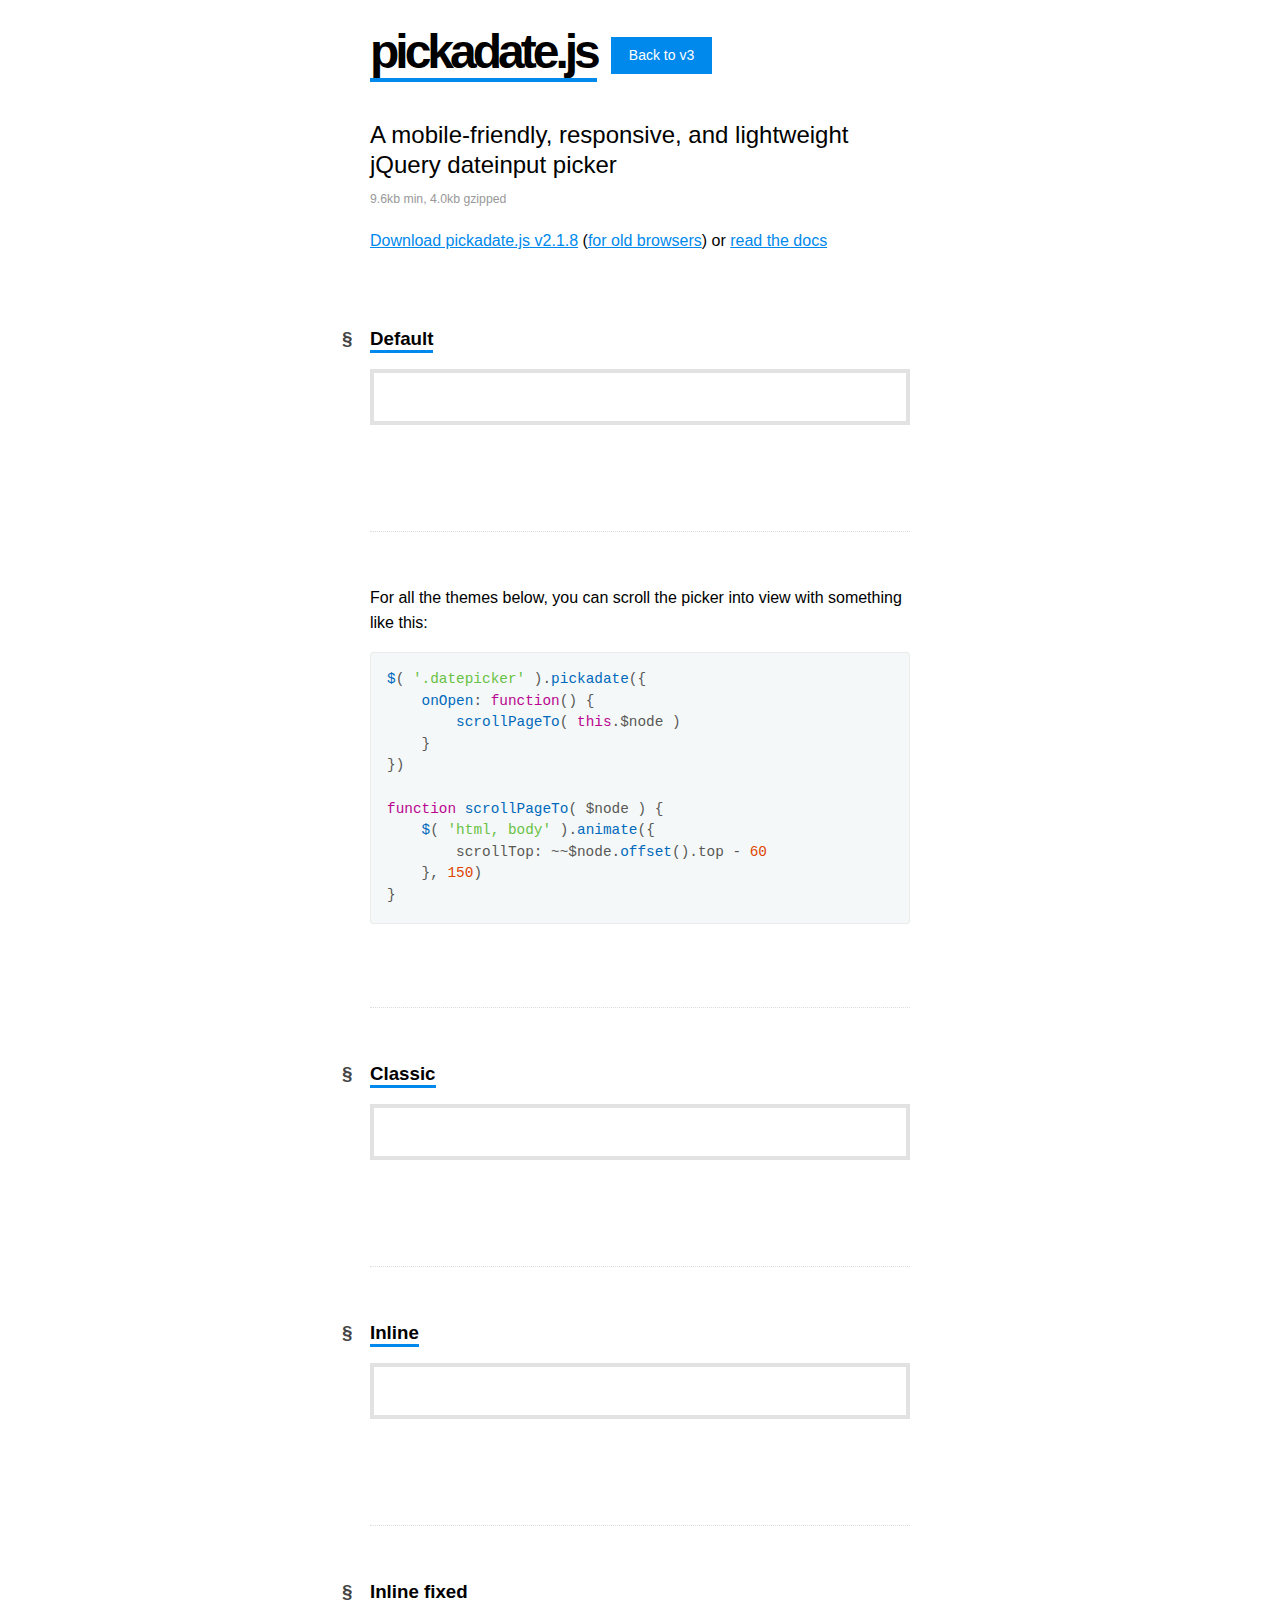
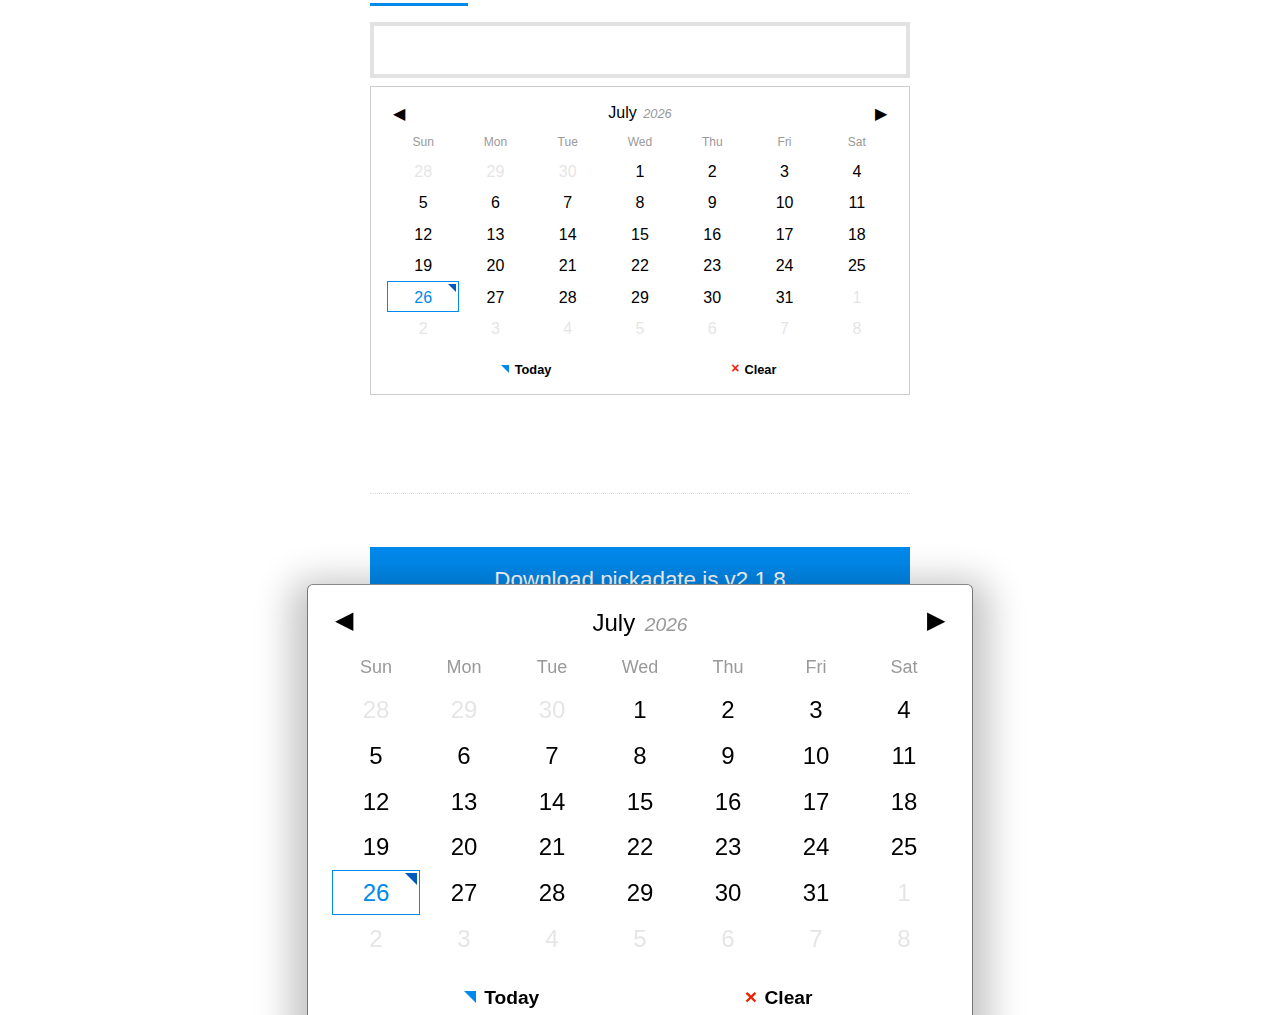
<file: pickadate.js-3.5.2/v2-(deprecated)/themes.htm>
<!doctype html>

<meta charset="utf-8">

<meta name="author" content="Amsul - http://amsul.ca">
<meta name="viewport" content="width=device-width,maximum-scale=1">
<meta http-equiv="cache-control" content="no-cache">
<meta http-equiv="pragma" content="no-cache">

<title>Pickadate.js &#8226; Themes</title>

<link rel="stylesheet" href="demo/style.css">

<style type="text/css">


    /**
     * Mobile-first, responsive styling for pickadate.js
     */


    /**
     * When the calendar is open
     */

    /* Prevent the page from scrolling */
    /*body*/.pickadate__active {
        overflow: hidden;
    }

    /* And add the "active" state to the input */
    /*input*/.pickadate__input--active {
        border-color: #0089ec !important;
    }



    /**
     * The holder that fills the entire screen
     */
    .picker-holder--default .pickadate__holder {

        /* The base font-size */
        font-size: 16px;

        line-height: 1.2;
        color: #000;

        position: fixed;
        z-index: 10000;

        width: 100%;
        height: 100%;

        /* Fade out the background, then immediately hide the holder */
        -webkit-transition: background .15s ease-out, top 0s .2s;
           -moz-transition: background .15s ease-out, top 0s .2s;
                transition: background .15s ease-out, top 0s .2s;
    }

    /**
     * The frame that bounds the calendar
     */
    .picker-holder--default .pickadate__frame {
        min-width: 256px;
        max-width: 666px;
        margin: 0 auto;

        position: absolute;

        /* Allow the frame to be scrolled in case the screen is too small */
        overflow: auto;
        -webkit-overflow-scrolling: touch;

        /* Animate the frame in and out of view */
        -webkit-transition: all .15s ease-out;
           -moz-transition: all .15s ease-out;
                transition: all .15s ease-out;
    }

    /**
     * Make the calendar holder and frame fullscreen
     */
    .picker-holder--default .pickadate__holder,
    .picker-holder--default .pickadate__frame {
        top: 100%;
        bottom: 0;
        left: 0;
        right: 0;
    }


    /**
     * When the calendar opens
     */
    .picker-holder--default .pickadate__holder--opened {

        /* Show a translucent black background (order is important for IE) */
        background: transparent;
        -ms-filter: "progid:DXImageTransform.Microsoft.gradient(startColorstr=#1E000000,endColorstr=#1E000000)"; /* IE8 */
            filter: progid:DXImageTransform.Microsoft.gradient(startColorstr=#1E000000,endColorstr=#1E000000); /* IE6 & 7 */
              zoom: 1;
        background: rgba(0,0,0,.32); /* Normal browsers */

        /* Animate in the background */
        -webkit-transition: background .15s ease-out;
           -moz-transition: background .15s ease-out;
                transition: background .15s ease-out;
    }

    /* Bring the holder and frame into view */
    .picker-holder--default .pickadate__holder--opened,
    .picker-holder--default .pickadate__holder--opened .pickadate__frame {
        top: 0;
    }







    /**
     * The calendar wrapper
     */
    .picker-holder--default .pickadate__wrap {
        display: table;
        width: 100%;
        height: 100%;
    }

    /**
     * The calendar itself
     */
    .picker-holder--default .pickadate__calendar {
        display: table-cell;
        vertical-align: middle;
        background: #fff;
        padding: 1em;
    }



    /**
     * The calendar table of dates
     */
    .picker-holder--default .pickadate__table {
        text-align: center;
        border-collapse: collapse;
        border-spacing: 0;
        table-layout: fixed;
        font-size: inherit;
        width: 100%;
        margin-top: .5em;
    }

    /* Remove browser stylings on a table cell */
    .picker-holder--default .pickadate__table td {
        margin: 0;
        padding: 0;
    }



    /**
     * The header containing the month and year tags/selectors
     */
    .picker-holder--default .pickadate__header {
        text-align: center;
        position: relative;
    }

    .picker-holder--default .pickadate__nav--prev,
    .picker-holder--default .pickadate__nav--next {
        position: absolute;
        top: -.1em;
        padding: .5em;
        margin: -.5em;
        text-align: center;
        min-width: 24px;
        height: 24px;
        line-height: 26px;
    }
    .picker-holder--default .pickadate__nav--prev {
        left: 0;
    }
    .picker-holder--default .pickadate__nav--next {
        right: 0;
    }

    .picker-holder--default .pickadate__month,
    .picker-holder--default .pickadate__year {
        font-weight: 500;
        display: inline-block;
    }
    .picker-holder--default .pickadate__year {
        color: #999;
        font-size: .8em;
        font-style: italic;
        margin-left: .5em;
    }

    .picker-holder--default .pickadate__select--month,
    .picker-holder--default .pickadate__select--year {
        font-size: .8em;
        border: 1px solid #ccc;
        height: 2.5em;
        padding: .66em .25em; /* For firefox */
        margin-top: -.5em;
    }
    .picker-holder--default .pickadate__select--month {
        width: 35%;
    }
    .picker-holder--default .pickadate__select--year {
        width: 22.5%;
        margin-left: .5em;
    }
    .picker-holder--default .pickadate__select--month:focus,
    .picker-holder--default .pickadate__select--year:focus {
        border-color: #0089ec;
    }




    /**
     * The weekday labels
     */
    .picker-holder--default .pickadate__weekday {
        width: 14.285714286%; /* 100/7 */
        font-size: .75em;
        padding-bottom: .25em;
        color: #999;
        font-weight: 500;
    }


    /**
     * The days on the calendar
     */
    .picker-holder--default .pickadate__day {
        padding: .33em 0 .25em;
        font-weight: 100;
        border: 1px solid #fff;
        margin-bottom: 1px;
    }

    /**
     * The various states of a day
     */
    .picker-holder--default .pickadate__day--today {
        color: #0089ec;
        position: relative;
    }
    .picker-holder--default .pickadate__day--today:before {
        content: " ";
        position: absolute;
        top: 2px;
        right: 2px;
        width: 0;
        height: 0;
        border-top: .5em solid #0059bc;
        border-left: .5em solid transparent;
    }
    .picker-holder--default .pickadate__day--selected,
    .picker-holder--default .pickadate__day--selected:hover {
        border-color: #0089ec;
    }
    .picker-holder--default .pickadate__day--highlighted {
        background: #fff;
    }
    .picker-holder--default .pickadate__day--disabled:before {
        border-top-color: #aaa;
    }
    .picker-holder--default .pickadate__day--outfocus {
        color: #ddd;

        -ms-filter:"progid:DXImageTransform.Microsoft.Alpha(Opacity=75)";
        filter: alpha(opacity=75);
        -moz-opacity: .75;
             opacity: .75;
    }





    /**
     * The footer containing the "today" and "clear" buttons
     */
    .picker-holder--default .pickadate__footer {
        text-align: center;
        margin: .25em 0 -.75em;
    }

    .picker-holder--default .pickadate__button--today,
    .picker-holder--default .pickadate__button--clear {
        border: 1px solid #fff;
        background: #fff;
        font-size: .8em;
        padding: .66em 0;
        margin: 0 2.5%;
        font-weight: bold;
        width: 40%;
    }
    .picker-holder--default .pickadate__button--today:before,
    .picker-holder--default .pickadate__button--clear:before {
        position: relative;
        display: inline-block;
        height: 0;
    }
    .picker-holder--default .pickadate__button--today:before {
        content: " ";
        margin-right: .45em;
        top: -.05em;
        width: 0;
        border-top: .66em solid #0089ec;
        border-left: .66em solid transparent;
    }
    .picker-holder--default .pickadate__button--clear:before {
        content: "×";
        margin-right: .35em;
        top: -.1em;
        color: #e20;
        vertical-align: top;
        font-size: 1.1em;
    }
    .picker-holder--default .pickadate__button--today:focus,
    .picker-holder--default .pickadate__button--clear:focus {
        background: #b1dcfb;
        border-color: #0089ec;
        outline: none;
    }




    /**
     * The hover effect on any buttons
     */
    .picker-holder--default .pickadate__day--infocus:hover,
    .picker-holder--default .pickadate__day--outfocus:hover,
    .picker-holder--default .pickadate__nav--prev:hover,
    .picker-holder--default .pickadate__nav--next:hover,
    .picker-holder--default .pickadate__button--today:hover,
    .picker-holder--default .pickadate__button--clear:hover {
        cursor: pointer;
        color: #000;
        background: #b1dcfb;
    }
    .picker-holder--default .pickadate__day--disabled,
    .picker-holder--default .pickadate__day--disabled:hover {
        background: #f5f5f5;
        border-color: #f5f5f5;
        color: #ddd;
        cursor: default;
    }
    .picker-holder--default .pickadate__day--highlighted:hover,
    .picker-holder--default .pickadate__holder--focused .pickadate__day--highlighted {
        background: #0089ec;
        color: #fff;
    }




    /**
     * Adjust the calendar for not so tiny screens
     * by just increasing the font size a bit
     */
    @media (min-height: 342px) {
        .picker-holder--default .pickadate__calendar {
            font-size: 1.25em;
        }
    }


    /**
     * For bigger viewports, adjust the calendar
     * to not cover the entire screen
     */
    @media (min-height: 424px) {

        /* Align the frame to the bottom, rather than top */
        .picker-holder--default .pickadate__frame {
            overflow: visible;
            top: auto;
            bottom: -100%;
        }
        .picker-holder--default .pickadate__holder--opened .pickadate__frame {
            top: auto;
            bottom: 0;
        }


        /* Remove the calendar middle-aligned styling */
        .picker-holder--default .pickadate__wrap,
        .picker-holder--default .pickadate__calendar {
            display: block;
        }
        .picker-holder--default .pickadate__calendar {

            /* Increase the font size a bit more */
            font-size: 1.33em;

            /* Add the borders except the bottom one */
            border: 1px solid #777;
            border-top-color: #888;
            border-bottom-width: 0;

            /* Make 'em rounded at the top corners */
            -webkit-border-radius: 6px 6px 0 0;
               -moz-border-radius: 6px 6px 0 0;
                    border-radius: 6px 6px 0 0;

            /* And finally, add a nice shadow */
            -webkit-box-shadow: 0 12px 36px 16px rgba(0,0,0,.24);
               -moz-box-shadow: 0 12px 36px 16px rgba(0,0,0,.24);
                    box-shadow: 0 12px 36px 16px rgba(0,0,0,.24);
        }


        /* Increase the spacing a tad */
        .picker-holder--default .pickadate__table {
            margin-top: .75em;
        }
        .picker-holder--default .pickadate__weekday {
            padding-bottom: .5em;
        }
        .picker-holder--default .pickadate__footer {
            margin: .5em 0 -.5em;
        }
    }


    /**
     * For bigger monitors still, move it away
     * from the bottom edge of the screen
     * and round the top and bottom corners.
     */
    @media (min-height: 542px) {

        .picker-holder--default .pickadate__frame {
            margin-bottom: 5%;
        }

        .picker-holder--default .pickadate__calendar {
            font-size: 1.5em;
            border-bottom-width: 1px;

            -webkit-border-radius: 6px;
               -moz-border-radius: 6px;
                    border-radius: 6px;
        }
    }
</style>



<style type="text/css">



    /**
     * The picker holder
     */
    .picker-holder--classic .pickadate__holder {

        /* The base font-size */
        font-size: 16px;

        line-height: 1.2;
        color: #000;

        position: absolute;
        z-index: 10000;

        width: 100%;
        height: 0;
    }


    /**
     * The frame that bounds the calendar
     */
    .picker-holder--classic .pickadate__frame {
        position: relative;
        max-width: 420px;
        min-width: 256px;
        max-height: 0;
        overflow-y: hidden;

        -webkit-transition: all .15s ease-out;
           -moz-transition: all .15s ease-out;
                transition: all .15s ease-out;
    }


    /**
     * When the calendar opens
     */
    .picker-holder--classic .pickadate__holder--opened .pickadate__frame {
        top: .5em;
        max-height: 25em;

        -webkit-box-shadow: 0 6px 18px 1px rgba(0,0,0,.12);
           -moz-box-shadow: 0 6px 18px 1px rgba(0,0,0,.12);
                box-shadow: 0 6px 18px 1px rgba(0,0,0,.12);
    }


    /**
     * The calendar itself
     */

    .picker-holder--classic .pickadate__calendar {
        color: #000;
        background: #fff;

        padding: 1em;
        font-size: 1em;

        /* Add the borders */
        border: 1px solid #ccc;

        -webkit-border-radius: 6px;
           -moz-border-radius: 6px;
                border-radius: 6px;
    }



    /**
     * The calendar table of dates
     */
    .picker-holder--classic .pickadate__table {
        text-align: center;
        border-collapse: collapse;
        border-spacing: 0;
        table-layout: fixed;
        font-size: inherit;
        width: 100%;
        margin-top: .75em;
    }

    /* Remove browser stylings on a table cell */
    .picker-holder--classic .pickadate__table td {
        margin: 0;
        padding: 0;
    }



    /**
     * The header containing the month and year tags/selectors
     */
    .picker-holder--classic .pickadate__header {
        text-align: center;
        position: relative;
    }

    .picker-holder--classic .pickadate__nav--prev,
    .picker-holder--classic .pickadate__nav--next {
        position: absolute;
        top: -.1em;
        padding: .5em;
        margin: -.5em;
        text-align: center;
        min-width: 24px;
        height: 24px;
        line-height: 26px;
    }
    .picker-holder--classic .pickadate__nav--prev {
        left: 0;
    }
    .picker-holder--classic .pickadate__nav--next {
        right: 0;
    }


    .picker-holder--classic .pickadate__month,
    .picker-holder--classic .pickadate__year {
        font-weight: 500;
        display: inline-block;
    }
    .picker-holder--classic .pickadate__year {
        color: #999;
        font-size: .8em;
        font-style: italic;
        margin-left: .5em;
    }



    .picker-holder--classic .pickadate__select--month,
    .picker-holder--classic .pickadate__select--year {
        font-size: .8em;
        border: 1px solid #ccc;
        height: 2.5em;
        margin-top: -.5em;
    }
    .picker-holder--classic .pickadate__select--month {
        width: 35%;
    }
    .picker-holder--classic .pickadate__select--year {
        width: 22.5%;
        margin-left: .5em;
    }
    .picker-holder--classic .pickadate__select--month:focus,
    .picker-holder--classic .pickadate__select--year:focus {
        border-color: #0089ec;
    }




    /**
     * The weekday labels
     */
    .picker-holder--classic .pickadate__weekday {
        width: 14.285714286%; /* 100/7 */
        font-size: .75em;
        padding-bottom: .5em;
        color: #999;
        font-weight: 500;
    }


    /**
     * The days on the calendar
     */
    .picker-holder--classic .pickadate__day {
        padding: .33em 0 .25em;
        font-weight: 100;
        border: 1px solid #fff;
        margin-bottom: 1px;
    }

    /**
     * The various states of a day
     */
    .picker-holder--classic .pickadate__day--today {
        color: #0089ec;
        position: relative;
    }
    .picker-holder--classic .pickadate__day--today:before {
        content: " ";
        position: absolute;
        top: 2px;
        right: 2px;
        width: 0;
        height: 0;
        border-top: .5em solid #0059bc;
        border-left: .5em solid transparent;
    }
    .picker-holder--classic .pickadate__day--selected,
    .picker-holder--classic .pickadate__day--selected:hover {
        border-color: #0089ec;
    }
    .picker-holder--classic .pickadate__day--highlighted {
        background: #fff;
    }
    .picker-holder--classic .pickadate__day--disabled:before {
        border-top-color: #aaa;
    }
    .picker-holder--classic .pickadate__day--outfocus {
        color: #ddd;

        -ms-filter:"progid:DXImageTransform.Microsoft.Alpha(Opacity=75)";
        filter: alpha(opacity=75);
        -moz-opacity: .75;
             opacity: .75;
    }



    /**
     * The footer containing the "today" and "clear" buttons
     */
    .picker-holder--classic .pickadate__footer {
        text-align: center;
        margin: .5em 0 -.5em;
    }

    .picker-holder--classic .pickadate__button--today,
    .picker-holder--classic .pickadate__button--clear {
        border: 1px solid #fff;
        background: #fff;
        font-size: .8em;
        padding: .66em 0;
        margin: 0 2.5%;
        font-weight: bold;
        width: 40%;
    }
    .picker-holder--classic .pickadate__button--today:before,
    .picker-holder--classic .pickadate__button--clear:before {
        position: relative;
        display: inline-block;
        height: 0;
    }
    .picker-holder--classic .pickadate__button--today:before {
        content: " ";
        margin-right: .45em;
        top: -.05em;
        width: 0;
        border-top: .66em solid #0089ec;
        border-left: .66em solid transparent;
    }
    .picker-holder--classic .pickadate__button--clear:before {
        content: "×";
        margin-right: .35em;
        top: -.1em;
        color: #e20;
        vertical-align: top;
        font-size: 1.1em;
    }
    .picker-holder--classic .pickadate__button--today:focus,
    .picker-holder--classic .pickadate__button--clear:focus {
        background: #b1dcfb;
        border-color: #0089ec;
        outline: none;
    }




    /**
     * The hover effect on any buttons
     */
    .picker-holder--classic .pickadate__day--infocus:hover,
    .picker-holder--classic .pickadate__day--outfocus:hover,
    .picker-holder--classic .pickadate__nav--prev:hover,
    .picker-holder--classic .pickadate__nav--next:hover,
    .picker-holder--classic .pickadate__button--today:hover,
    .picker-holder--classic .pickadate__button--clear:hover {
        cursor: pointer;
        color: #000;
        background: #b1dcfb;
    }
    .picker-holder--classic .pickadate__day--disabled,
    .picker-holder--classic .pickadate__day--disabled:hover {
        background: #f5f5f5;
        border-color: #f5f5f5;
        color: #ddd;
        cursor: default;
    }
    .picker-holder--classic .pickadate__day--highlighted:hover,
    .picker-holder--classic .pickadate__holder--focused .pickadate__day--highlighted {
        background: #0089ec;
        color: #fff;
    }
</style>



<style type="text/css">



    /**
     * The picker holder
     */
    .picker-holder--inline .pickadate__holder {

        /* The base font-size */
        font-size: 16px;

        line-height: 1.2;
        color: #000;
    }


    /**
     * The frame that bounds the calendar
     */
    .picker-holder--inline .pickadate__frame {
        position: relative;
        min-width: 256px;
        max-height: 0;
        overflow-y: hidden;

        -webkit-transition: all .15s ease-out;
           -moz-transition: all .15s ease-out;
                transition: all .15s ease-out;
    }


    /**
     * When the calendar opens
     */
    .picker-holder--inline .pickadate__holder--opened .pickadate__frame {
        top: .5em;
        max-height: 25em;
    }


    /**
     * The calendar itself
     */

    .picker-holder--inline .pickadate__calendar {
        color: #000;
        background: #fff;

        padding: 1em;
        font-size: 1em;

        /* Add the borders */
        border: 1px solid #ccc;
    }



    /**
     * The calendar table of dates
     */
    .picker-holder--inline .pickadate__table {
        text-align: center;
        border-collapse: collapse;
        border-spacing: 0;
        table-layout: fixed;
        font-size: inherit;
        width: 100%;
        margin-top: .75em;
    }

    /* Remove browser stylings on a table cell */
    .picker-holder--inline .pickadate__table td {
        margin: 0;
        padding: 0;
    }



    /**
     * The header containing the month and year tags/selectors
     */
    .picker-holder--inline .pickadate__header {
        text-align: center;
        position: relative;
    }

    .picker-holder--inline .pickadate__nav--prev,
    .picker-holder--inline .pickadate__nav--next {
        position: absolute;
        top: -.1em;
        padding: .5em;
        margin: -.5em;
        text-align: center;
        min-width: 24px;
        height: 24px;
        line-height: 26px;
    }
    .picker-holder--inline .pickadate__nav--prev {
        left: 0;
    }
    .picker-holder--inline .pickadate__nav--next {
        right: 0;
    }


    .picker-holder--inline .pickadate__month,
    .picker-holder--inline .pickadate__year {
        font-weight: 500;
        display: inline-block;
    }
    .picker-holder--inline .pickadate__year {
        color: #999;
        font-size: .8em;
        font-style: italic;
        margin-left: .5em;
    }



    .picker-holder--inline .pickadate__select--month,
    .picker-holder--inline .pickadate__select--year {
        font-size: .8em;
        border: 1px solid #ccc;
        height: 2.5em;
        margin-top: -.5em;
    }
    .picker-holder--inline .pickadate__select--month {
        width: 35%;
    }
    .picker-holder--inline .pickadate__select--year {
        width: 22.5%;
        margin-left: .5em;
    }
    .picker-holder--inline .pickadate__select--month:focus,
    .picker-holder--inline .pickadate__select--year:focus {
        border-color: #0089ec;
    }




    /**
     * The weekday labels
     */
    .picker-holder--inline .pickadate__weekday {
        width: 14.285714286%; /* 100/7 */
        font-size: .75em;
        padding-bottom: .5em;
        color: #999;
        font-weight: 500;
    }


    /**
     * The days on the calendar
     */
    .picker-holder--inline .pickadate__day {
        padding: .33em 0 .25em;
        font-weight: 100;
        border: 1px solid #fff;
        margin-bottom: 1px;
    }

    /**
     * The various states of a day
     */
    .picker-holder--inline .pickadate__day--today {
        color: #0089ec;
        position: relative;
    }
    .picker-holder--inline .pickadate__day--today:before {
        content: " ";
        position: absolute;
        top: 2px;
        right: 2px;
        width: 0;
        height: 0;
        border-top: .5em solid #0059bc;
        border-left: .5em solid transparent;
    }
    .picker-holder--inline .pickadate__day--selected,
    .picker-holder--inline .pickadate__day--selected:hover {
        border-color: #0089ec;
    }
    .picker-holder--inline .pickadate__day--highlighted {
        background: #fff;
    }
    .picker-holder--inline .pickadate__day--disabled:before {
        border-top-color: #aaa;
    }
    .picker-holder--inline .pickadate__day--outfocus {
        color: #ddd;

        -ms-filter:"progid:DXImageTransform.Microsoft.Alpha(Opacity=75)";
        filter: alpha(opacity=75);
        -moz-opacity: .75;
             opacity: .75;
    }



    /**
     * The footer containing the "today" and "clear" buttons
     */
    .picker-holder--inline .pickadate__footer {
        text-align: center;
        margin: .5em 0 -.5em;
    }

    .picker-holder--inline .pickadate__button--today,
    .picker-holder--inline .pickadate__button--clear {
        border: 1px solid #fff;
        background: #fff;
        font-size: .8em;
        padding: .66em 0;
        margin: 0 2.5%;
        font-weight: bold;
        width: 40%;
    }
    .picker-holder--inline .pickadate__button--today:before,
    .picker-holder--inline .pickadate__button--clear:before {
        position: relative;
        display: inline-block;
        height: 0;
    }
    .picker-holder--inline .pickadate__button--today:before {
        content: " ";
        margin-right: .45em;
        top: -.05em;
        width: 0;
        border-top: .66em solid #0089ec;
        border-left: .66em solid transparent;
    }
    .picker-holder--inline .pickadate__button--clear:before {
        content: "×";
        margin-right: .35em;
        top: -.1em;
        color: #e20;
        vertical-align: top;
        font-size: 1.1em;
    }
    .picker-holder--inline .pickadate__button--today:focus,
    .picker-holder--inline .pickadate__button--clear:focus {
        background: #b1dcfb;
        border-color: #0089ec;
        outline: none;
    }




    /**
     * The hover effect on any buttons
     */
    .picker-holder--inline .pickadate__day--infocus:hover,
    .picker-holder--inline .pickadate__day--outfocus:hover,
    .picker-holder--inline .pickadate__nav--prev:hover,
    .picker-holder--inline .pickadate__nav--next:hover,
    .picker-holder--inline .pickadate__button--today:hover,
    .picker-holder--inline .pickadate__button--clear:hover {
        cursor: pointer;
        color: #000;
        background: #b1dcfb;
    }
    .picker-holder--inline .pickadate__day--disabled,
    .picker-holder--inline .pickadate__day--disabled:hover {
        background: #f5f5f5;
        border-color: #f5f5f5;
        color: #ddd;
        cursor: default;
    }
    .picker-holder--inline .pickadate__day--highlighted:hover,
    .picker-holder--inline .pickadate__holder--focused .pickadate__day--highlighted {
        background: #0089ec;
        color: #fff;
    }
</style>



<style type="text/css">



    /**
     * The picker holder
     */
    .picker-holder--inline-fixed .pickadate__holder {

        /* The base font-size */
        font-size: 16px;

        line-height: 1.2;
        color: #000;
    }


    /**
     * The frame that bounds the calendar
     */
    .picker-holder--inline-fixed .pickadate__frame {
        position: relative;
        min-width: 256px;
        top: .5em;

        -webkit-transition: all .15s ease-out;
           -moz-transition: all .15s ease-out;
                transition: all .15s ease-out;
    }


    /**
     * The calendar itself
     */

    .picker-holder--inline-fixed .pickadate__calendar {
        color: #000;
        background: #fff;

        padding: 1em;
        font-size: 1em;

        /* Add the borders */
        border: 1px solid #ccc;
    }



    /**
     * The calendar table of dates
     */
    .picker-holder--inline-fixed .pickadate__table {
        text-align: center;
        border-collapse: collapse;
        border-spacing: 0;
        table-layout: fixed;
        font-size: inherit;
        width: 100%;
        margin-top: .75em;
    }

    /* Remove browser stylings on a table cell */
    .picker-holder--inline-fixed .pickadate__table td {
        margin: 0;
        padding: 0;
    }



    /**
     * The header containing the month and year tags/selectors
     */
    .picker-holder--inline-fixed .pickadate__header {
        text-align: center;
        position: relative;
    }

    .picker-holder--inline-fixed .pickadate__nav--prev,
    .picker-holder--inline-fixed .pickadate__nav--next {
        position: absolute;
        top: -.1em;
        padding: .5em;
        margin: -.5em;
        text-align: center;
        min-width: 24px;
        height: 24px;
        line-height: 26px;
    }
    .picker-holder--inline-fixed .pickadate__nav--prev {
        left: 0;
    }
    .picker-holder--inline-fixed .pickadate__nav--next {
        right: 0;
    }


    .picker-holder--inline-fixed .pickadate__month,
    .picker-holder--inline-fixed .pickadate__year {
        font-weight: 500;
        display: inline-block;
    }
    .picker-holder--inline-fixed .pickadate__year {
        color: #999;
        font-size: .8em;
        font-style: italic;
        margin-left: .5em;
    }



    .picker-holder--inline-fixed .pickadate__select--month,
    .picker-holder--inline-fixed .pickadate__select--year {
        font-size: .8em;
        border: 1px solid #ccc;
        height: 2.5em;
        margin-top: -.5em;
    }
    .picker-holder--inline-fixed .pickadate__select--month {
        width: 35%;
    }
    .picker-holder--inline-fixed .pickadate__select--year {
        width: 22.5%;
        margin-left: .5em;
    }
    .picker-holder--inline-fixed .pickadate__select--month:focus,
    .picker-holder--inline-fixed .pickadate__select--year:focus {
        border-color: #0089ec;
    }




    /**
     * The weekday labels
     */
    .picker-holder--inline-fixed .pickadate__weekday {
        width: 14.285714286%; /* 100/7 */
        font-size: .75em;
        padding-bottom: .5em;
        color: #999;
        font-weight: 500;
    }


    /**
     * The days on the calendar
     */
    .picker-holder--inline-fixed .pickadate__day {
        padding: .33em 0 .25em;
        font-weight: 100;
        border: 1px solid #fff;
        margin-bottom: 1px;
    }

    /**
     * The various states of a day
     */
    .picker-holder--inline-fixed .pickadate__day--today {
        color: #0089ec;
        position: relative;
    }
    .picker-holder--inline-fixed .pickadate__day--today:before {
        content: " ";
        position: absolute;
        top: 2px;
        right: 2px;
        width: 0;
        height: 0;
        border-top: .5em solid #0059bc;
        border-left: .5em solid transparent;
    }
    .picker-holder--inline-fixed .pickadate__day--selected,
    .picker-holder--inline-fixed .pickadate__day--selected:hover {
        border-color: #0089ec;
    }
    .picker-holder--inline-fixed .pickadate__day--highlighted {
        background: #fff;
    }
    .picker-holder--inline-fixed .pickadate__day--disabled:before {
        border-top-color: #aaa;
    }
    .picker-holder--inline-fixed .pickadate__day--outfocus {
        color: #ddd;

        -ms-filter:"progid:DXImageTransform.Microsoft.Alpha(Opacity=75)";
        filter: alpha(opacity=75);
        -moz-opacity: .75;
             opacity: .75;
    }



    /**
     * The footer containing the "today" and "clear" buttons
     */
    .picker-holder--inline-fixed .pickadate__footer {
        text-align: center;
        margin: .5em 0 -.5em;
    }

    .picker-holder--inline-fixed .pickadate__button--today,
    .picker-holder--inline-fixed .pickadate__button--clear {
        border: 1px solid #fff;
        background: #fff;
        font-size: .8em;
        padding: .66em 0;
        margin: 0 2.5%;
        font-weight: bold;
        width: 40%;
    }
    .picker-holder--inline-fixed .pickadate__button--today:before,
    .picker-holder--inline-fixed .pickadate__button--clear:before {
        position: relative;
        display: inline-block;
        height: 0;
    }
    .picker-holder--inline-fixed .pickadate__button--today:before {
        content: " ";
        margin-right: .45em;
        top: -.05em;
        width: 0;
        border-top: .66em solid #0089ec;
        border-left: .66em solid transparent;
    }
    .picker-holder--inline-fixed .pickadate__button--clear:before {
        content: "×";
        margin-right: .35em;
        top: -.1em;
        color: #e20;
        vertical-align: top;
        font-size: 1.1em;
    }
    .picker-holder--inline-fixed .pickadate__button--today:focus,
    .picker-holder--inline-fixed .pickadate__button--clear:focus {
        background: #b1dcfb;
        border-color: #0089ec;
        outline: none;
    }




    /**
     * The hover effect on any buttons
     */
    .picker-holder--inline-fixed .pickadate__day--infocus:hover,
    .picker-holder--inline-fixed .pickadate__day--outfocus:hover,
    .picker-holder--inline-fixed .pickadate__nav--prev:hover,
    .picker-holder--inline-fixed .pickadate__nav--next:hover,
    .picker-holder--inline-fixed .pickadate__button--today:hover,
    .picker-holder--inline-fixed .pickadate__button--clear:hover {
        cursor: pointer;
        color: #000;
        background: #b1dcfb;
    }
    .picker-holder--inline-fixed .pickadate__day--disabled,
    .picker-holder--inline-fixed .pickadate__day--disabled:hover {
        background: #f5f5f5;
        border-color: #f5f5f5;
        color: #ddd;
        cursor: default;
    }
    .picker-holder--inline-fixed .pickadate__day--highlighted:hover,
    .picker-holder--inline-fixed .pickadate__holder--focused .pickadate__day--highlighted {
        background: #0089ec;
        color: #fff;
    }
</style>

<!--[if lt IE 9]>
    <script>document.createElement('section')</script>
<![endif]-->


<body>


    <section class="holder holder-top holder-clean">

        <h1><a href="http://amsul.github.com/pickadate.js" class="link-inherit"><strong title="Pick a Date" class="underline-highlight">pickadate.js</strong></a><a class="button button-header" href="../index.htm">Back to v3</a></h1>
        <h2>A mobile-friendly, responsive, and lightweight jQuery dateinput picker<br><small class="dimmed"><small><small>9.6kb min, 4.0kb gzipped</small></small></small></h2>

        <h4><a href="https://github.com/amsul/pickadate.js/archive/2.1.8.zip">Download pickadate.js v2.1.8</a> (<a href="docs.htm#legacy">for old browsers</a>) or <a href="docs.htm">read the docs</a></h4>

    </section>


    <section class="holder" id="default">

        <h3><a class="link-anchor" href="#default">&sect;</a><strong class="underline-highlight">Default</strong></h3>

        <fieldset class="picker-holder--default">
            <input id="picker_default" type="text">
        </fieldset>

    </section>


    <section class="holder">

        <p>For all the themes below, you can scroll the picker into view with something like this:</p>

        <pre><code data-language="javascript">$( '.datepicker' ).pickadate({
    onOpen: function() {
        scrollPageTo( this.$node )
    }
})

function&nbsp;scrollPageTo( $node ) {
    $( 'html, body' ).animate({
        scrollTop: ~~$node.offset().top -&nbsp;60
    }, 150)
}</code></pre>

    </section>


    <section class="holder" id="classic">

        <h3><a class="link-anchor" href="#classic">&sect;</a><strong class="underline-highlight">Classic</strong></h3>

        <fieldset class="picker-holder--classic">
            <input id="picker_classic" type="text">
        </fieldset>

    </section>


    <section class="holder" id="inline">

        <h3><a class="link-anchor" href="#inline">&sect;</a><strong class="underline-highlight">Inline</strong></h3>

        <fieldset class="picker-holder--inline">
            <input id="picker_inline" type="text">
        </fieldset>

    </section>


    <section class="holder" id="inline_fixed">

        <h3><a class="link-anchor" href="#inline_fixed">&sect;</a><strong class="underline-highlight">Inline fixed</strong></h3>

        <fieldset class="picker-holder--inline-fixed">
            <input id="picker_inline_fixed" type="text">
        </fieldset>

    </section>


    <section class="holder aligncenter">
        <p><a class="button-full" href="https://github.com/amsul/pickadate.js/archive/2.1.8.zip">Download pickadate.js v2.1.8</a></p>
        <small class="dimmed">
            <p>Browser support: <a class="dimmed" href="docs.htm#legacy">IE7+</a>, Chrome, Firefox, Safari, Opera, iOS Safari, Android browser</p>
            <p>Dependency: jQuery 1.7+</p>
        </small>
        <p><a href="docs.htm">Read the docs</a> or <a href="https://github.com/amsul/pickadate.js">view project on Github</a></p>
    </section>


    <section class="holder holder-clean aligncenter">
        <h2><a href="http://blog.teamtreehouse.com/" target="_blank"><img width="158" height="33" src="demo/TreehouseShowFeature.png" alt="Featured on The Treehouse Show"></a></h2>
        <p class="dimmed"><small>Made by <a class="dimmed" href="https://twitter.com/amsul_" target="_blank">Amsul</a><span class="peace"></span></small></p>
    </section>


    <script src="http://code.jquery.com/jquery-1.9.1.min.js"></script>
    <script src="demo/rainbow.js"></script>
    <script src="source/pickadate.legacy.js"></script>

    <script type="text/javascript">
        $( '#picker_default' ).pickadate()
        $( '#picker_classic' ).pickadate({
            onOpen: function() {
                scrollPageTo( this.$node )
            },

            /**
             * This is just for demo purposes. You should change
             * the styling for `.pickadate__active` in your stylesheet
             * to handle the "scrollability" of the page.
             */
            onClose: initialBodyState
        })
        $( '#picker_inline' ).pickadate({
            onOpen: function() {
                scrollPageTo( this.$node )
            },

            /**
             * This is just for demo purposes. You should change
             * the styling for `.pickadate__active` in your stylesheet
             * to handle the "scrollability" of the page.
             */
            onClose: initialBodyState
        })
        $( '#picker_inline_fixed' ).pickadate({
            onOpen: function() {
                scrollPageTo( this.$node )
            },

            /**
             * This is just for demo purposes. You should change
             * the styling for `.pickadate__active` in your stylesheet
             * to handle the "scrollability" of the page.
             */
            onClose: initialBodyState
        })

        function scrollPageTo( $node ) {
            $( 'html, body' ).animate({
                scrollTop: ~~$node.offset().top - 60
            }, 150)

            /**
             * This is just for demo purposes. You should change
             * the styling for `.pickadate__active` in your stylesheet
             * to handle the "scrollability" of the page.
             */
            $( 'body' ).css( 'overflow', 'auto' )
        }

        /**
         * This is just for demo purposes. You should change
         * the styling for `.pickadate__active` in your stylesheet
         * to handle the "scrollability" of the page.
         */
        function initialBodyState() {
            $( 'body' ).css( 'overflow', '' )
        }
    </script>


    <script type="text/javascript">
      var _gaq = _gaq || [];
      _gaq.push(['_setAccount', 'UA-36321179-2']);
      _gaq.push(['_trackPageview']);

      (function() {
        var ga = document.createElement('script'); ga.type = 'text/javascript'; ga.async = true;
        ga.src = ('https:' == document.location.protocol ? 'https://ssl' : 'http://www') + '.google-analytics.com/ga.js';
        var s = document.getElementsByTagName('script')[0]; s.parentNode.insertBefore(ga, s);
      })();
    </script>


</body>
</file>
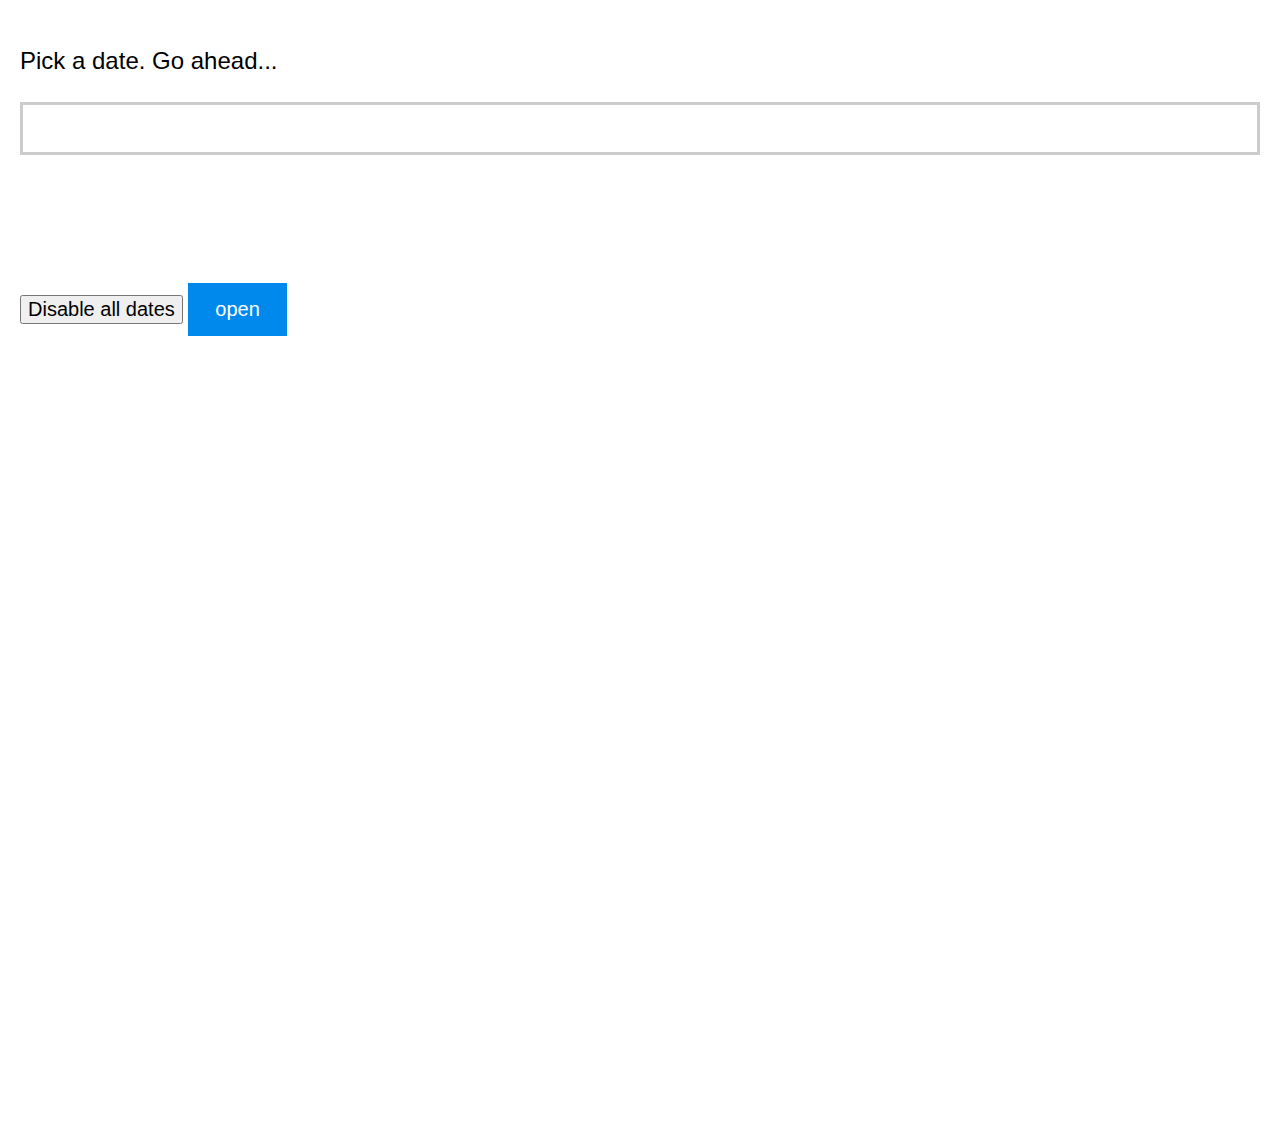
<file: pickadate.js-3.5.2/tests/dev/date.htm>
<!doctype html>

<meta charset="utf-8">

<meta name="author" content="Amsul - http://amsul.ca">
<meta name="viewport" content="width=device-width">
<meta http-equiv="cache-control" content="no-cache">
<meta http-equiv="pragma" content="no-cache">
<meta http-equiv="X-UA-Compatible" content="IE=Edge">

<title>Pickadate.js</title>

<link rel="stylesheet" href="../../demo/styles/css/main.css">
<link rel="stylesheet" href="../../lib/themes/default.css">
<link rel="stylesheet" href="../../lib/themes/default.date.css">

<!--[if lt IE 9]>
    <script>document.createElement('section')</script>
    <style type="text/css">
        .holder {
            position: relative;
            z-index: 10000;
        }
        .datepicker {
            display: block;
        }
    </style>
<![endif]-->


<body>

    <section class="section">

        <form>
            <fieldset>
                <h3><label for="input_01">Pick a date. Go ahead...</label></h3>
                <input
                    id="input_01"
                    class="datepicker"
                    name="date"
                    type="date"
                    autofocuss
                    valuee="14-08-08"
                    data-valuee="2014-08-08">
                <br><br><br><br><br>
                <button type="button">Disable all dates</button>
                <input class="button" type="submit" value="open">
            </fieldset>
        </form>

        <br><br><br><br><br><br><br><br><br><br><br><br><br><br><br><br><br><br><br><br><br><br><br><br>

    </section>


    <script src="../jquery.1.7.0.js"></script>
    <script src="../../lib/picker.js"></script>
    <script src="../../lib/picker.date.js"></script>
    <script src="../../lib/legacy.js"></script>

    <script type="text/javascript">

        var $input = $( '.datepicker' ).pickadate({
            firstDay: 1
        })

        var picker = $input.pickadate('picker')

        console.log( picker.get('select', 'yyyy-mm-dd') )

        // $('button').on('click', function() {
        //     picker.set('disable', true);
        // });

    </script>


</body>
</file>
<file: pickadate.js-3.5.2/demo/styles/css/main.css>
/* ==========================================================================
   $CONTENTS
   ========================================================================== */
/**
 * VARIABLES..................
 * MIXINS.....................
 * IMPORTS....................
 * BASE.......................Base stylings
 * TYPOGRAPHY.................
 * CODE-BLOCKS................
 * FORM-ELEMENTS..............
 * BUTTONS....................
 * LISTS......................
 * MENUS......................
 * GROUPS.....................Group sets of content
 * TABLES.....................
 * SECTIONS...................Blocks of content
 * TARGETS....................Page focus targets
 * RAINBOW....................Syntax highlighting
 * TEXT-HELPERS...............
 * DEMOS......................
 */
/* ==========================================================================
   $IMPORTS
   ========================================================================== */
/* ==========================================================================
   $VARIABLES
   ========================================================================== */
/**
 * Font families
 */
/**
 * Colors
 */
/* #cbe7b6 */
/* #d9d9d9 */
/* #ededed */
/* #bfbfbf */
/* #ababab */
/* #eeeec5 */
/**
 * Widths
 */
/* 300px */
/* 540px */
/* 740px */
/**
 * Transitions
 */
/* ==========================================================================
   $MIXINS
   ========================================================================== */
/**
 * Lists
 */
.list-item-inline {
  display: inline-block;
  margin-right: 1em;
}
/**
 * Demo tags
 */
/**
 * Clear fix
 */
.clearfix:before,
.clearfix:after {
  content: " ";
  display: table;
}
.clearfix:after {
  clear: both;
}
/**
 * Vendor prefixes
 */
/*! normalize.css v2.1.1 | MIT License | git.io/normalize */
/* ==========================================================================
   HTML5 display definitions
   ========================================================================== */
/**
 * Correct `block` display not defined in IE 8/9.
 */
article,
aside,
details,
figcaption,
figure,
footer,
header,
hgroup,
main,
nav,
section,
summary {
  display: block;
}
/**
 * Correct `inline-block` display not defined in IE 8/9.
 */
audio,
canvas,
video {
  display: inline-block;
}
/**
 * Prevent modern browsers from displaying `audio` without controls.
 * Remove excess height in iOS 5 devices.
 */
audio:not([controls]) {
  display: none;
  height: 0;
}
/**
 * Address styling not present in IE 8/9.
 */
[hidden] {
  display: none;
}
/* ==========================================================================
   Base
   ========================================================================== */
/**
 * 1. Prevent system color scheme's background color being used in Firefox, IE,
 *    and Opera.
 * 2. Prevent system color scheme's text color being used in Firefox, IE, and
 *    Opera.
 * 3. Set default font family to sans-serif.
 * 4. Prevent iOS text size adjust after orientation change, without disabling
 *    user zoom.
 */
html {
  background: #fff;
  /* 1 */
  color: #000;
  /* 2 */
  font-family: sans-serif;
  /* 3 */
  -ms-text-size-adjust: 100%;
  /* 4 */
  -webkit-text-size-adjust: 100%;
  /* 4 */
}
/**
 * Remove default margin.
 */
body {
  margin: 0;
}
/* ==========================================================================
   Links
   ========================================================================== */
/**
 * Address `outline` inconsistency between Chrome and other browsers.
 */
a:focus {
  outline: thin dotted;
}
/**
 * Improve readability when focused and also mouse hovered in all browsers.
 */
a:active,
a:hover {
  outline: 0;
}
/* ==========================================================================
   Typography
   ========================================================================== */
/**
 * Address variable `h1` font-size and margin within `section` and `article`
 * contexts in Firefox 4+, Safari 5, and Chrome.
 */
h1 {
  font-size: 2em;
  margin: 0.67em 0;
}
/**
 * Address styling not present in IE 8/9, Safari 5, and Chrome.
 */
abbr[title] {
  border-bottom: 1px dotted;
}
/**
 * Address style set to `bolder` in Firefox 4+, Safari 5, and Chrome.
 */
b,
strong {
  font-weight: bold;
}
/**
 * Address styling not present in Safari 5 and Chrome.
 */
dfn {
  font-style: italic;
}
/**
 * Address differences between Firefox and other browsers.
 */
hr {
  -moz-box-sizing: content-box;
  box-sizing: content-box;
  height: 0;
}
/**
 * Address styling not present in IE 8/9.
 */
mark {
  background: #ff0;
  color: #000;
}
/**
 * Correct font family set oddly in Safari 5 and Chrome.
 */
code,
kbd,
pre,
samp {
  font-family: monospace, serif;
  font-size: 1em;
}
/**
 * Improve readability of pre-formatted text in all browsers.
 */
pre {
  white-space: pre-wrap;
}
/**
 * Set consistent quote types.
 */
q {
  quotes: "\201C" "\201D" "\2018" "\2019";
}
/**
 * Address inconsistent and variable font size in all browsers.
 */
small {
  font-size: 80%;
}
/**
 * Prevent `sub` and `sup` affecting `line-height` in all browsers.
 */
sub,
sup {
  font-size: 75%;
  line-height: 0;
  position: relative;
  vertical-align: baseline;
}
sup {
  top: -0.5em;
}
sub {
  bottom: -0.25em;
}
/* ==========================================================================
   Embedded content
   ========================================================================== */
/**
 * Remove border when inside `a` element in IE 8/9.
 */
img {
  border: 0;
}
/**
 * Correct overflow displayed oddly in IE 9.
 */
svg:not(:root) {
  overflow: hidden;
}
/* ==========================================================================
   Figures
   ========================================================================== */
/**
 * Address margin not present in IE 8/9 and Safari 5.
 */
figure {
  margin: 0;
}
/* ==========================================================================
   Forms
   ========================================================================== */
/**
 * Define consistent border, margin, and padding.
 */
fieldset {
  border: 1px solid #c0c0c0;
  margin: 0 2px;
  padding: 0.35em 0.625em 0.75em;
}
/**
 * 1. Correct `color` not being inherited in IE 8/9.
 * 2. Remove padding so people aren't caught out if they zero out fieldsets.
 */
legend {
  border: 0;
  /* 1 */
  padding: 0;
  /* 2 */
}
/**
 * 1. Correct font family not being inherited in all browsers.
 * 2. Correct font size not being inherited in all browsers.
 * 3. Address margins set differently in Firefox 4+, Safari 5, and Chrome.
 */
button,
input,
select,
textarea {
  font-family: inherit;
  /* 1 */
  font-size: 100%;
  /* 2 */
  margin: 0;
  /* 3 */
}
/**
 * Address Firefox 4+ setting `line-height` on `input` using `!important` in
 * the UA stylesheet.
 */
button,
input {
  line-height: normal;
}
/**
 * Address inconsistent `text-transform` inheritance for `button` and `select`.
 * All other form control elements do not inherit `text-transform` values.
 * Correct `button` style inheritance in Chrome, Safari 5+, and IE 8+.
 * Correct `select` style inheritance in Firefox 4+ and Opera.
 */
button,
select {
  text-transform: none;
}
/**
 * 1. Avoid the WebKit bug in Android 4.0.* where (2) destroys native `audio`
 *    and `video` controls.
 * 2. Correct inability to style clickable `input` types in iOS.
 * 3. Improve usability and consistency of cursor style between image-type
 *    `input` and others.
 */
button,
html input[type="button"],
input[type="reset"],
input[type="submit"] {
  -webkit-appearance: button;
  /* 2 */
  cursor: pointer;
  /* 3 */
}
/**
 * Re-set default cursor for disabled elements.
 */
button[disabled],
html input[disabled] {
  cursor: default;
}
/**
 * 1. Address box sizing set to `content-box` in IE 8/9.
 * 2. Remove excess padding in IE 8/9.
 */
input[type="checkbox"],
input[type="radio"] {
  box-sizing: border-box;
  /* 1 */
  padding: 0;
  /* 2 */
}
/**
 * 1. Address `appearance` set to `searchfield` in Safari 5 and Chrome.
 * 2. Address `box-sizing` set to `border-box` in Safari 5 and Chrome
 *    (include `-moz` to future-proof).
 */
input[type="search"] {
  -webkit-appearance: textfield;
  /* 1 */
  -moz-box-sizing: content-box;
  -webkit-box-sizing: content-box;
  /* 2 */
  box-sizing: content-box;
}
/**
 * Remove inner padding and search cancel button in Safari 5 and Chrome
 * on OS X.
 */
input[type="search"]::-webkit-search-cancel-button,
input[type="search"]::-webkit-search-decoration {
  -webkit-appearance: none;
}
/**
 * Remove inner padding and border in Firefox 4+.
 */
button::-moz-focus-inner,
input::-moz-focus-inner {
  border: 0;
  padding: 0;
}
/**
 * 1. Remove default vertical scrollbar in IE 8/9.
 * 2. Improve readability and alignment in all browsers.
 */
textarea {
  overflow: auto;
  /* 1 */
  vertical-align: top;
  /* 2 */
}
/* ==========================================================================
   Tables
   ========================================================================== */
/**
 * Remove most spacing between table cells.
 */
table {
  border-collapse: collapse;
  border-spacing: 0;
}
/* ==========================================================================
   $BASE
   ========================================================================== */
hr {
  display: block;
  height: 1px;
  border: 0;
  border-top: 1px solid #cccccc;
  margin: 1em 0;
  padding: 0;
}
img {
  max-width: 100%;
  height: auto;
  vertical-align: middle;
}
/**
 * Links
 */
a {
  text-decoration: underline;
  cursor: pointer;
  color: #0089ec;
  -webkit-transition: all linear 0.15s;
  -moz-transition: all linear 0.15s;
  transition: all linear 0.15s;
}
a:focus {
  outline: 2px dotted;
}
p > a,
.heading__text > a {
  text-decoration: none;
}
p > a:hover,
p > a:focus,
.heading__text > a:hover,
.heading__text > a:focus {
  text-decoration: underline;
}
/* ==========================================================================
   $TYPOGRAPHY
   ========================================================================== */
body {
  font-family: "Helvetica Neue", sans-serif;
  font-weight: 200;
  font-size: 16px;
  line-height: 1.6;
}
@media (min-width: 46.25em) {
  body {
    font-size: 20px;
  }
}
h1,
h2,
h3,
h4,
h5,
h6,
.heading {
  line-height: 1.4;
  font-weight: 400;
}
h1,
h2,
.heading--one,
.heading--two {
  letter-spacing: -1px;
}
h1,
.heading--one {
  font-size: 2em;
}
@media (min-width: 18.75em) {
  h1,
  .heading--one {
    font-size: 2.125em;
  }
}
@media (min-width: 33.75em) {
  h1,
  .heading--one {
    font-size: 2.4em;
  }
}
h2,
.heading--two {
  font-size: 1.5em;
}
@media (min-width: 33.75em) {
  h2,
  .heading--two {
    font-size: 1.8em;
  }
}
h3,
.heading--three {
  font-size: 1.2em;
}
.heading--thin {
  font-weight: 200;
}
.heading--splash {
  width: 88%;
  margin-left: auto;
  margin-right: auto;
  margin-top: .5em;
}
@media (min-width: 46.25em) {
  .heading--splash {
    margin-top: 1em;
  }
}
/**
 * Divider headings
 */
.heading--divide,
.heading--divide-center,
.heading--divide-first {
  text-transform: lowercase;
  margin-top: 2.5em;
  border-top: 1px solid #d9d9d9;
  padding-top: 1.5em;
}
@media (min-width: 33.75em) {
  .heading--divide,
  .heading--divide-center,
  .heading--divide-first {
    position: relative;
    padding-top: 0;
    border-top: 0;
  }
}
.heading--divide code,
.heading--divide-center code,
.heading--divide-first code {
  text-transform: initial;
}
.heading--divide-center {
  text-align: center;
}
.heading--divide-first {
  padding-top: 0;
  border-top: 0;
  margin-top: 1em;
}
@media (min-width: 33.75em) {
  .heading--divide:after,
  .heading--divide-center:after,
  .heading--divide-first:after {
    content: " ";
    border-bottom: 1px solid #d9d9d9;
    height: 0;
    position: absolute;
    bottom: .5em;
    z-index: -1;
    right: 0;
    left: 0;
    display: block;
  }
}
@media (min-width: 33.75em) {
  .heading--divide .heading__text,
  .heading--divide-center .heading__text,
  .heading--divide-first .heading__text {
    background: #ffffff;
    display: inline-block;
    padding-right: .5em;
  }
}
@media (min-width: 33.75em) {
  .heading--divide-center .heading__text {
    padding-left: .5em;
  }
}
/**
 * Anchor for a heading
 */
.heading__anchor,
.heading__anchor--bigger {
  color: #bfbfbf;
  font-weight: 100;
  text-decoration: none;
  margin-left: .5em;
  font-style: italic;
  font-size: .75em;
  vertical-align: 3px;
}
.heading__anchor--bigger {
  font-size: 1em;
  vertical-align: 1px;
}
.heading__text .heading__anchor:hover,
.heading__text .heading__anchor:focus,
.heading__text .heading__anchor--bigger:hover,
.heading__text .heading__anchor--bigger:focus {
  color: #0089ec;
  text-decoration: none;
}
/* ==========================================================================
   $CODE-BLOCKS
   ========================================================================== */
pre,
code {
  font-family: Monaco, Consolas, "Liberation Mono", monospace;
  border: 1px solid #e9ebeb;
  background: #f5f8f8;
  color: #333333;
  font-size: .9em;
  padding: 0 .125em;
  word-break: break-word;
  -webkit-border-radius: 3px;
  -moz-border-radius: 3px;
  border-radius: 3px;
}
pre {
  white-space: pre;
  padding: 1em;
  text-align: left;
  overflow: auto;
  -webkit-overflow-scrolling: touch;
  -webkit-border-radius: 4px;
  -moz-border-radius: 4px;
  border-radius: 4px;
  padding-top: 30px;
  position: relative;
}
pre:before {
  content: "Code";
  position: absolute;
  top: 0;
  left: 0;
  font-family: Monaco, Consolas, "Liberation Mono", monospace;
  font-weight: 500;
  font-size: 10px;
  line-height: 1;
  background: #ffffff;
  padding: 5px 6px 4px 6px;
  color: #989a99;
  border-right: 1px solid #ededed;
  border-bottom: 1px solid #ededed;
  -webkit-border-radius: 0 0 4px 0;
  -moz-border-radius: 0 0 4px 0;
  border-radius: 0 0 4px 0;
}
pre > code {
  display: table;
  line-height: 1.5;
  border: 0;
  background: none;
  padding: 0 4.2em 0 0;
}
pre > code[data-language]:before {
  content: attr(data-language);
  position: absolute;
  top: 2px;
  left: 42px;
  font-size: 10px;
  opacity: .5;
  -webkit-transition: all 0.1s;
  -moz-transition: all 0.1s;
  transition: all 0.1s;
}
pre:hover > code[data-language]:before {
  opacity: 1;
}
a code {
  text-decoration: underline;
}
/* ==========================================================================
   $FORM-ELEMENTS
   ========================================================================== */
fieldset {
  position: relative;
  border: 0;
  margin: 1em 0 1.5em;
  padding: 0;
}
label:hover,
label:focus {
  color: #0089ec;
}
/**
 * Inputs and textareas
 */
input[type=text],
input[type=password],
input[type=email],
input[type=date],
input[type=number],
input[type=search],
textarea {
  border: 3px solid #cccccc;
  padding: .6em 1em;
  font-weight: 200;
  width: 100%;
  -webkit-appearance: none;
  -webkit-box-shadow: none;
  -moz-box-shadow: none;
  box-shadow: none;
  -webkit-box-sizing: border-box;
  -moz-box-sizing: border-box;
  box-sizing: border-box;
}
textarea {
  min-height: 2em;
}
input[type=text]:focus,
input[type=password]:focus,
input[type=email]:focus,
input[type=date]:focus,
input[type=number]:focus,
input[type=search]:focus,
textarea:focus {
  outline: none;
  border-color: #0089ec;
}
/**
 * Radios and checkboxes
 */
input[type=checkbox],
input[type=radio] {
  margin-right: 5px;
  vertical-align: 1px;
}
/**
 * Select drop-downs and search
 */
select {
  border: 1px solid #999999;
  background: #ffffff;
  padding: 3px 5px;
  height: 29px;
  white-space: nowrap;
}
input[type=search] {
  padding-left: 0;
  padding-right: 0;
  -webkit-border-radius: 14px;
  -moz-border-radius: 14px;
  border-radius: 14px;
}
/**
 * Groups of fields
 */
.pre--demo {
  margin-bottom: 0;
  -webkit-border-radius: 4px 4px 0 0;
  -moz-border-radius: 4px 4px 0 0;
  border-radius: 4px 4px 0 0;
}
.fieldset--demo {
  margin-top: 0;
  padding: 1em;
  background: #f8faf9;
  border: 1px solid #ededed;
  border-top: 0;
  -webkit-border-radius: 0 0 4px 4px;
  -moz-border-radius: 0 0 4px 4px;
  border-radius: 0 0 4px 4px;
  padding-top: 30px;
  position: relative;
}
.fieldset--demo:before {
  content: "Demo";
  position: absolute;
  top: 0;
  left: 0;
  font-family: Monaco, Consolas, "Liberation Mono", monospace;
  font-weight: 500;
  font-size: 10px;
  line-height: 1;
  background: #ffffff;
  padding: 5px 6px 4px 6px;
  color: #989a99;
  border-right: 1px solid #ededed;
  border-bottom: 1px solid #ededed;
  -webkit-border-radius: 0 0 4px 0;
  -moz-border-radius: 0 0 4px 0;
  border-radius: 0 0 4px 0;
}
.fieldset__wrapper {
  position: relative;
}
.fieldset--demo .fieldset__button {
  margin-bottom: 1em;
  margin-right: 1em;
}
.fieldset--splash .fieldset__input {
  font-size: 1.2em;
  text-align: center;
}
.fieldset--splash .fieldset__input {
  margin: 0 auto;
  width: 80%;
}
@media (min-width: 33.75em) {
  .fieldset--splash .fieldset__input {
    width: 70%;
  }
}
/* ==========================================================================
   $BUTTONS
   ========================================================================== */
.button {
  display: inline-block;
  border: 2px solid #0089ec;
  background: #0089ec;
  color: #ffffff;
  text-decoration: none;
  padding: .67em 1.25em;
}
.button:hover,
.button:focus {
  text-decoration: none;
  background: #55cc22;
  border-color: #55cc22;
}
.button--small {
  padding: 0.5em 1em;
  font-size: .8em;
}
/* ==========================================================================
   $LISTS
   ========================================================================== */
.list--checked > li:before {
  content: "✔";
  position: absolute;
  right: 100%;
  font-size: 80%;
  top: .3333333333em;
  margin-right: 8px;
  color: #55cc22;
}
.list--checked > li {
  list-style: none;
  position: relative;
}
/* ==========================================================================
   $MENUS
   ========================================================================== */
.menu__list {
  margin: 0;
  list-style: none;
  padding: 0;
}
.menu__list--header:before,
.menu__list--header:after {
  content: " ";
  display: table;
}
.menu__list--header:after {
  clear: both;
}
/**
 * Menu links
 */
.menu__link {
  text-decoration: none;
}
/* Dimmed links */
.menu__link--dimmed {
  color: #ababab;
}
/* Active or dimmed and hovered/focused links */
.menu__link--active,
.menu__link--dimmed:hover,
.menu__link--dimmed:focus {
  color: #000000;
}
/* Touch friendly links */
.menu__item--touch .menu__link {
  margin-right: -20px;
  padding-right: 20px;
  margin-left: -20px;
  padding-left: 20px;
}
/**
 * Menu items
 */
.menu__item--logo {
  float: left;
  margin-right: 1em;
}
.menu__item--logo .menu__link {
  display: block;
  padding-bottom: 0.5em;
}
.menu__item--toggle {
  float: right;
}
@media (min-width: 46.25em) {
  .menu__item--toggle {
    display: none;
  }
}
.menu__item--toggle .menu__link {
  display: block;
  padding-top: 1em;
  padding-bottom: 1em;
}
.menu__item--clear:before,
.menu__item--clear:after {
  content: " ";
  display: table;
}
.menu__item--clear:after {
  clear: both;
}
@media (min-width: 46.25em) {
  .menu__item--clear {
    display: none;
  }
}
@media (min-width: 46.25em) {
  .menu__item--responsive {
    float: left;
    margin-right: 1em;
  }
  .menu__item--responsive:last-child {
    margin-right: 0;
  }
}
/* Trailing items sit separately */
@media (min-width: 46.25em) {
  .menu__item--trail {
    float: right;
  }
}
/**
 * Header menu
 */
.menu--header {
  font-size: 1.25em;
  font-weight: 500;
}
@media (min-width: 46.25em) {
  .menu--header {
    font-size: .8em;
  }
}
/* Add a border to the block links */
.menu__item--responsive .menu__link {
  border-top: 1px solid #ededed;
  text-align: center;
  display: block;
  min-height: 3em;
  line-height: 3;
}
@media (min-width: 46.25em) {
  .menu__item--responsive .menu__link {
    border-top: 0;
    padding-top: 1em;
  }
}
/* Add some spacing after the last block item */
.menu__item:last-child .menu__link {
  margin-bottom: 2em;
}
@media (min-width: 46.25em) {
  .menu__item:last-child .menu__link {
    margin-bottom: 0;
  }
}
/**
 * Theme switcher
 */
.theme-toggle__label {
  cursor: pointer;
  padding: 2px 5px 3px;
  background: #ffffff;
  border: 1px solid #d9d9d9;
  border-bottom-color: #bfbfbf;
  margin-right: -1px;
  -webkit-box-shadow: 0 1px 2px rgba(0, 0, 0, 0.05);
  -moz-box-shadow: 0 1px 2px rgba(0, 0, 0, 0.05);
  box-shadow: 0 1px 2px rgba(0, 0, 0, 0.05);
}
.theme-toggle__label--first {
  -webkit-border-radius: 4px 0 0 4px;
  -moz-border-radius: 4px 0 0 4px;
  border-radius: 4px 0 0 4px;
}
.theme-toggle__label--last {
  -webkit-border-radius: 0 4px 4px 0;
  -moz-border-radius: 0 4px 4px 0;
  border-radius: 0 4px 4px 0;
  margin-right: 0;
}
.theme-toggle__input:checked + .theme-toggle__label {
  position: relative;
  z-index: 1;
  background: #0089ec;
  border-color: #0089ec;
  color: #ffffff;
}
/* ==========================================================================
   $GROUPS
   ========================================================================== */
.groupset {
  margin: 1em 0;
}
.groupset--flat {
  margin: 0;
}
.groupset__item {
  display: inline-block;
  vertical-align: top;
}
.groupset__item--spaced {
  margin-right: 1em;
  margin-bottom: 1em;
}
.groupset__item--spaced:last-child {
  margin-right: 0;
}
/* ==========================================================================
   $TABLES
   ========================================================================== */
.table {
  width: 100%;
  margin: 1em 0;
  text-align: left;
  font-size: .8em;
  line-height: 1.4;
  border-collapse: separate;
}
.table th {
  background: #f5f7f7;
  font-weight: 500;
  min-width: 40px;
}
.table th,
.table td {
  border-color: #e8ebeb;
  border-style: solid;
  border-width: 1px 0 0 1px;
  padding: .5em 1em;
  vertical-align: top;
}
.table th:last-child,
.table td:last-child {
  border-right-width: 1px;
}
.table thead:last-child tr:last-child th,
.table tbody:last-child tr:last-child td {
  border-bottom-width: 1px;
}
.table thead:first-child tr:first-child th:first-child {
  -webkit-border-radius: 4px 0 0 0;
  -moz-border-radius: 4px 0 0 0;
  border-radius: 4px 0 0 0;
}
.table thead:first-child tr:first-child th:last-child {
  -webkit-border-radius: 0 4px 0 0;
  -moz-border-radius: 0 4px 0 0;
  border-radius: 0 4px 0 0;
}
.table tbody:last-child tr:last-child td:first-child {
  -webkit-border-radius: 0 0 0 4px;
  -moz-border-radius: 0 0 0 4px;
  border-radius: 0 0 0 4px;
}
.table tbody:last-child tr:last-child td:last-child {
  -webkit-border-radius: 0 0 4px 0;
  -moz-border-radius: 0 0 4px 0;
  border-radius: 0 0 4px 0;
}
/* ========================================================================
   $SECTIONS
   ======================================================================== */
/**
 * Sections of content
 */
.section {
  padding: 0 20px;
}
.section--header {
  background: url(../../images/bg.png) #fafbfb 50% 0;
  border-bottom: 2px solid #e9ebeb;
}
.section--footer {
  margin-bottom: 8em;
}
/**
 * Section block holder
 */
/* Block scoped with a max-width */
.section__block--scoped {
  max-width: 760px;
  margin: 0 auto;
}
/* Notification blocks */
.section__block--notification,
.section__block--notification-green {
  background: #ffffdd;
  border: 1px solid #eeeec5;
  padding: 5px 30px;
  margin-top: 1em;
  margin-bottom: 1em;
  color: #444422;
}
.section__block--notification-green {
  background: #ecffdd;
  border-color: #cbe7b6;
  color: #334422;
}
/* ==========================================================================
   $TARGETS
   ========================================================================== */
@media (max-width: 46.25em) {
  .page-target__toggle {
    display: inline-block;
    vertical-align: top;
    width: 28px;
    height: 4px;
    border-bottom: 12px double;
    border-top: 12px double;
  }
}
@media (max-width: 46.25em) {
  .page-target:target .page-target__toggle {
    width: 4px;
    height: 28px;
    border-bottom: 0;
    border-top: 0;
    border-right: 12px double;
    border-left: 12px double;
  }
}
@media (max-width: 46.25em) {
  .page-target__display--flip,
  .page-target:target .page-target__display {
    display: none !important;
  }
}
@media (max-width: 46.25em) {
  .page-target:target .page-target__display--flip {
    display: inherit !important;
  }
}
@media (max-width: 46.25em) {
  .page-target__reveal {
    max-height: 0;
    overflow: hidden;
    -webkit-transition: all linear 0.15s;
    -moz-transition: all linear 0.15s;
    transition: all linear 0.15s;
  }
}
@media (min-width: 46.25em) {
  .page-target .page-target__reveal {
    max-height: 7em;
  }
}
@media (max-width: 46.25em) {
  .page-target:target .page-target__reveal {
    max-height: 7em;
  }
}
/* ==========================================================================
   $RAINBOW
   ========================================================================== */
.string {
  color: #68c244;
}
.selector,
.function,
.method {
  color: #0069bc;
}
.comment,
.comment a {
  color: #0089ec;
  font-style: italic;
}
.comment a {
  padding: 2px 0;
  -webkit-border-radius: 3px;
  -moz-border-radius: 3px;
  border-radius: 3px;
}
.comment a:hover {
  background: #0089ec;
  color: #ffffff;
}
.constant,
.null {
  color: #d40;
}
.tag-name,
.attribute {
  color: #c50;
}
.keyword {
  color: #b90690;
}
.rainbow,
.operator {
  color: #585856;
}
.class,
.pseudo {
  color: #68c244;
}
.css-property {
  color: #0089ec;
}
.css-value {
  color: #0069bc;
}
/* ==========================================================================
   $TEXT-HELPERS
   ========================================================================== */
.text-dimmed,
.text-dimmed a,
a.text-dimmed {
  color: #bfbfbf;
}
.text-dimmed a,
a.text-dimmed {
  text-decoration: underline;
}
.text-dimmed a:hover,
a.text-dimmed:hover {
  color: #999999;
}
.text-center {
  text-align: center;
}
.text-warning {
  color: #ee2200;
}
.text-tiny {
  font-size: 75%;
}
/**
 * Special fonts
 */
@font-face {
  font-family: Peace;
  src: url([data-uri]) format('woff'), url([data-uri]) format('truetype');
  font-weight: normal;
  font-style: normal;
}
.peace {
  font-family: Peace, "Zapf Dingbats", dingbats;
  speak: none;
  line-height: .8;
  vertical-align: -6px;
  font-size: 1.4em;
}
.ampersand {
  font-family: Baskerville, "Goudy Old Style", Palatino, "Book Antiqua", serif;
  font-style: italic;
}
/**
 * Logo stuff
 */
.logocon {
  font-size: 60px;
  display: inline-block;
  line-height: 1;
  height: .95em;
  position: relative;
  overflow: hidden;
}
.logocon__p,
.menu__link--dimmed:hover .logocon__p,
.menu__link--dimmed:focus .logocon__p {
  font-family: Peace;
  color: #000000;
  display: inline;
}
.logocon__u,
.menu__link--dimmed:hover .logocon__u,
.menu__link--dimmed:focus .logocon__u {
  position: absolute;
  bottom: 0;
  right: .05em;
  background: #0089ec;
  height: .09em;
  left: .25em;
}
.menu__link--dimmed .logocon__p,
.menu__link--dimmed .logocon__u {
  -webkit-transition: all linear 0.15s;
  -moz-transition: all linear 0.15s;
  transition: all linear 0.15s;
}
.menu__link--dimmed .logocon__p {
  color: #bfbfbf;
}
.menu__link--dimmed .logocon__u {
  background: #bfbfbf;
}
/* ==========================================================================
   $DEMOS
   ========================================================================== */
#date_demo__translations_rtl + .picker {
  direction: rtl;
}
#date_demo__translations_rtl + .picker .picker__nav--next {
  right: auto;
  left: -1em;
}
#date_demo__translations_rtl + .picker .picker__nav--prev {
  left: auto;
  right: -1em;
}
#date_demo__translations_rtl + .picker .picker__nav--next:before {
  border-left: 0;
  border-right: .75em solid #000;
}
#date_demo__translations_rtl + .picker .picker__nav--prev:before {
  border-right: 0;
  border-left: .75em solid #000;
}
</file>
<file: pickadate.js-3.5.2/lib/themes/default.css>
/* ==========================================================================
   $BASE-PICKER
   ========================================================================== */
/**
 * Note: the root picker element should *NOT* be styled more than what’s here.
 */
.picker {
  font-size: 16px;
  text-align: left;
  line-height: 1.2;
  color: #000000;
  position: absolute;
  z-index: 10000;
  -webkit-user-select: none;
  -moz-user-select: none;
  -ms-user-select: none;
  user-select: none;
}
/**
 * The picker input element.
 */
.picker__input {
  cursor: default;
}
/**
 * When the picker is opened, the input element is “activated”.
 */
.picker__input.picker__input--active {
  border-color: #0089ec;
}
/**
 * The holder is the only “scrollable” top-level container element.
 */
.picker__holder {
  width: 100%;
  overflow-y: auto;
  -webkit-overflow-scrolling: touch;
}

/*!
 * Default mobile-first, responsive styling for pickadate.js
 * Demo: http://amsul.github.io/pickadate.js
 */
/**
 * Note: the root picker element should *NOT* be styled more than what’s here.
 */
/**
 * Make the holder and frame fullscreen.
 */
.picker__holder,
.picker__frame {
  bottom: 0;
  left: 0;
  right: 0;
  top: 100%;
}
/**
 * The holder should overlay the entire screen.
 */
.picker__holder {
  position: fixed;
  -webkit-transition: background 0.15s ease-out, top 0s 0.15s;
  -moz-transition: background 0.15s ease-out, top 0s 0.15s;
  transition: background 0.15s ease-out, top 0s 0.15s;
}
/**
 * The frame that bounds the box contents of the picker.
 */
.picker__frame {
  position: absolute;
  margin: 0 auto;
  min-width: 256px;
  max-width: 666px;
  width: 100%;
  -ms-filter: "progid:DXImageTransform.Microsoft.Alpha(Opacity=0)";
  filter: alpha(opacity=0);
  -moz-opacity: 0;
  opacity: 0;
  -webkit-transition: all 0.15s ease-out;
  -moz-transition: all 0.15s ease-out;
  transition: all 0.15s ease-out;
}
@media (min-height: 33.875em) {
  .picker__frame {
    overflow: visible;
    top: auto;
    bottom: -100%;
    max-height: 80%;
  }
}
@media (min-height: 40.125em) {
  .picker__frame {
    margin-bottom: 7.5%;
  }
}
/**
 * The wrapper sets the stage to vertically align the box contents.
 */
.picker__wrap {
  display: table;
  width: 100%;
  height: 100%;
}
@media (min-height: 33.875em) {
  .picker__wrap {
    display: block;
  }
}
/**
 * The box contains all the picker contents.
 */
.picker__box {
  background: #ffffff;
  display: table-cell;
  vertical-align: middle;
}
@media (min-height: 26.5em) {
  .picker__box {
    font-size: 1.25em;
  }
}
@media (min-height: 33.875em) {
  .picker__box {
    display: block;
    font-size: 1.33em;
    border: 1px solid #777777;
    border-top-color: #898989;
    border-bottom-width: 0;
    -webkit-border-radius: 5px 5px 0 0;
    -moz-border-radius: 5px 5px 0 0;
    border-radius: 5px 5px 0 0;
    -webkit-box-shadow: 0 12px 36px 16px rgba(0, 0, 0, 0.24);
    -moz-box-shadow: 0 12px 36px 16px rgba(0, 0, 0, 0.24);
    box-shadow: 0 12px 36px 16px rgba(0, 0, 0, 0.24);
  }
}
@media (min-height: 40.125em) {
  .picker__box {
    font-size: 1.5em;
    border-bottom-width: 1px;
    -webkit-border-radius: 5px;
    -moz-border-radius: 5px;
    border-radius: 5px;
  }
}
/**
 * When the picker opens...
 */
.picker--opened .picker__holder {
  top: 0;
  background: transparent;
  -ms-filter: "progid:DXImageTransform.Microsoft.gradient(startColorstr=#1E000000,endColorstr=#1E000000)";
  zoom: 1;
  background: rgba(0, 0, 0, 0.32);
  -webkit-transition: background 0.15s ease-out;
  -moz-transition: background 0.15s ease-out;
  transition: background 0.15s ease-out;
}
.picker--opened .picker__frame {
  top: 0;
  -ms-filter: "progid:DXImageTransform.Microsoft.Alpha(Opacity=100)";
  filter: alpha(opacity=100);
  -moz-opacity: 1;
  opacity: 1;
}
@media (min-height: 33.875em) {
  .picker--opened .picker__frame {
    top: auto;
    bottom: 0;
  }
}
/**
 * For `large` screens, transform into an inline picker.
 */
</file>
<file: pickadate.js-3.5.2/lib/themes/default.date.css>
/* ==========================================================================
   $BASE-DATE-PICKER
   ========================================================================== */
/**
 * The picker box.
 */
.picker__box {
  padding: 0 1em;
}
/**
 * The header containing the month and year stuff.
 */
.picker__header {
  text-align: center;
  position: relative;
  margin-top: .75em;
}
/**
 * The month and year labels.
 */
.picker__month,
.picker__year {
  font-weight: 500;
  display: inline-block;
  margin-left: .25em;
  margin-right: .25em;
}
.picker__year {
  color: #999999;
  font-size: .8em;
  font-style: italic;
}
/**
 * The month and year selectors.
 */
.picker__select--month,
.picker__select--year {
  border: 1px solid #b7b7b7;
  height: 2em;
  padding: .5em;
  margin-left: .25em;
  margin-right: .25em;
}
@media (min-width: 24.5em) {
  .picker__select--month,
  .picker__select--year {
    margin-top: -0.5em;
  }
}
.picker__select--month {
  width: 35%;
}
.picker__select--year {
  width: 22.5%;
}
.picker__select--month:focus,
.picker__select--year:focus {
  border-color: #0089ec;
}
/**
 * The month navigation buttons.
 */
.picker__nav--prev,
.picker__nav--next {
  position: absolute;
  padding: .5em 1.25em;
  width: 1em;
  height: 1em;
  box-sizing: content-box;
  top: -0.25em;
}
@media (min-width: 24.5em) {
  .picker__nav--prev,
  .picker__nav--next {
    top: -0.33em;
  }
}
.picker__nav--prev {
  left: -1em;
  padding-right: 1.25em;
}
@media (min-width: 24.5em) {
  .picker__nav--prev {
    padding-right: 1.5em;
  }
}
.picker__nav--next {
  right: -1em;
  padding-left: 1.25em;
}
@media (min-width: 24.5em) {
  .picker__nav--next {
    padding-left: 1.5em;
  }
}
.picker__nav--prev:before,
.picker__nav--next:before {
  content: " ";
  border-top: .5em solid transparent;
  border-bottom: .5em solid transparent;
  border-right: 0.75em solid #000000;
  width: 0;
  height: 0;
  display: block;
  margin: 0 auto;
}
.picker__nav--next:before {
  border-right: 0;
  border-left: 0.75em solid #000000;
}
.picker__nav--prev:hover,
.picker__nav--next:hover {
  cursor: pointer;
  color: #000000;
  background: #b1dcfb;
}
.picker__nav--disabled,
.picker__nav--disabled:hover,
.picker__nav--disabled:before,
.picker__nav--disabled:before:hover {
  cursor: default;
  background: none;
  border-right-color: #f5f5f5;
  border-left-color: #f5f5f5;
}
/**
 * The calendar table of dates
 */
.picker__table {
  text-align: center;
  border-collapse: collapse;
  border-spacing: 0;
  table-layout: fixed;
  font-size: inherit;
  width: 100%;
  margin-top: .75em;
  margin-bottom: .5em;
}
@media (min-height: 33.875em) {
  .picker__table {
    margin-bottom: .75em;
  }
}
.picker__table td {
  margin: 0;
  padding: 0;
}
/**
 * The weekday labels
 */
.picker__weekday {
  width: 14.285714286%;
  font-size: .75em;
  padding-bottom: .25em;
  color: #999999;
  font-weight: 500;
  /* Increase the spacing a tad */
}
@media (min-height: 33.875em) {
  .picker__weekday {
    padding-bottom: .5em;
  }
}
/**
 * The days on the calendar
 */
.picker__day {
  padding: .3125em 0;
  font-weight: 200;
  border: 1px solid transparent;
}
.picker__day--today {
  position: relative;
}
.picker__day--today:before {
  content: " ";
  position: absolute;
  top: 2px;
  right: 2px;
  width: 0;
  height: 0;
  border-top: 0.5em solid #0059bc;
  border-left: .5em solid transparent;
}
.picker__day--disabled:before {
  border-top-color: #aaaaaa;
}
.picker__day--outfocus {
  color: #dddddd;
}
.picker__day--infocus:hover,
.picker__day--outfocus:hover {
  cursor: pointer;
  color: #000000;
  background: #b1dcfb;
}
.picker__day--highlighted {
  border-color: #0089ec;
}
.picker__day--highlighted:hover,
.picker--focused .picker__day--highlighted {
  cursor: pointer;
  color: #000000;
  background: #b1dcfb;
}
.picker__day--selected,
.picker__day--selected:hover,
.picker--focused .picker__day--selected {
  background: #0089ec;
  color: #ffffff;
}
.picker__day--disabled,
.picker__day--disabled:hover {
  background: #f5f5f5;
  border-color: #f5f5f5;
  color: #dddddd;
  cursor: default;
}
.picker__day--highlighted.picker__day--disabled,
.picker__day--highlighted.picker__day--disabled:hover {
  background: #bbbbbb;
}
/**
 * The footer containing the "today" and "clear" buttons.
 */
.picker__footer {
  text-align: center;
}
.picker__button--today,
.picker__button--clear {
  border: 1px solid #ffffff;
  background: #ffffff;
  font-size: .8em;
  padding: .66em 0;
  font-weight: bold;
  width: 50%;
  display: inline-block;
  vertical-align: bottom;
}
.picker__button--today:hover,
.picker__button--clear:hover {
  cursor: pointer;
  color: #000000;
  background: #b1dcfb;
  border-bottom-color: #b1dcfb;
}
.picker__button--today:focus,
.picker__button--clear:focus {
  background: #b1dcfb;
  border-color: #0089ec;
  outline: none;
}
.picker__button--today:before,
.picker__button--clear:before {
  position: relative;
  display: inline-block;
  height: 0;
}
.picker__button--today:before {
  content: " ";
  margin-right: .45em;
  top: -0.05em;
  width: 0;
  border-top: 0.66em solid #0059bc;
  border-left: .66em solid transparent;
}
.picker__button--clear:before {
  content: "\D7";
  margin-right: .35em;
  top: -0.1em;
  color: #ee2200;
  vertical-align: top;
  font-size: 1.1em;
}

/* ==========================================================================
   $DEFAULT-DATE-PICKER
   ========================================================================== */
</file>
<file: pickadate.js-3.5.2/lib/themes/default.time.css>
/* ==========================================================================
   $BASE-TIME-PICKER
   ========================================================================== */
/**
 * The list of times.
 */
.picker__list {
  list-style: none;
  padding: 0.75em 0 4.2em;
  margin: 0;
}
/**
 * The times on the clock.
 */
.picker__list-item {
  border-bottom: 1px solid #dddddd;
  border-top: 1px solid #dddddd;
  margin-bottom: -1px;
  position: relative;
  background: #ffffff;
  padding: .75em 1.25em;
}
@media (min-height: 46.75em) {
  .picker__list-item {
    padding: .5em 1em;
  }
}
/* Hovered time */
.picker__list-item:hover {
  cursor: pointer;
  color: #000000;
  background: #b1dcfb;
  border-color: #0089ec;
  z-index: 10;
}
/* Highlighted and hovered/focused time */
.picker__list-item--highlighted {
  border-color: #0089ec;
  z-index: 10;
}
.picker__list-item--highlighted:hover,
.picker--focused .picker__list-item--highlighted {
  cursor: pointer;
  color: #000000;
  background: #b1dcfb;
}
/* Selected and hovered/focused time */
.picker__list-item--selected,
.picker__list-item--selected:hover,
.picker--focused .picker__list-item--selected {
  background: #0089ec;
  color: #ffffff;
  z-index: 10;
}
/* Disabled time */
.picker__list-item--disabled,
.picker__list-item--disabled:hover,
.picker--focused .picker__list-item--disabled {
  background: #f5f5f5;
  border-color: #f5f5f5;
  color: #dddddd;
  cursor: default;
  border-color: #dddddd;
  z-index: auto;
}
/**
 * The clear button
 */
.picker--time .picker__button--clear {
  display: block;
  width: 80%;
  margin: 1em auto 0;
  padding: 1em 1.25em;
  background: none;
  border: 0;
  font-weight: 500;
  font-size: .67em;
  text-align: center;
  text-transform: uppercase;
  color: #666;
}
.picker--time .picker__button--clear:hover,
.picker--time .picker__button--clear:focus {
  color: #000000;
  background: #b1dcfb;
  background: #ee2200;
  border-color: #ee2200;
  cursor: pointer;
  color: #ffffff;
  outline: none;
}
.picker--time .picker__button--clear:before {
  top: -0.25em;
  color: #666;
  font-size: 1.25em;
  font-weight: bold;
}
.picker--time .picker__button--clear:hover:before,
.picker--time .picker__button--clear:focus:before {
  color: #ffffff;
}

/* ==========================================================================
   $DEFAULT-TIME-PICKER
   ========================================================================== */
/**
 * The frame the bounds the time picker.
 */
.picker--time .picker__frame {
  min-width: 256px;
  max-width: 320px;
}
/**
 * The picker box.
 */
.picker--time .picker__box {
  font-size: 1em;
  background: #f2f2f2;
  padding: 0;
}
@media (min-height: 40.125em) {
  .picker--time .picker__box {
    margin-bottom: 5em;
  }
}
</file>
<file: pickadate.js-3.5.2/v2-(deprecated)/themes/pickadate.01.default.css>
/**
 * Default mobile-first, responsive styling for pickadate.js
 * Demo: http://amsul.github.com/pickadate.js/themes.htm#default
 */

/**
 * Colors used:
 *
 * #0089ec -> Base blue
 * #b1dcfb -> Hover blue bg
 *
 * #0059bc -> Dark blue for "today" tag
 * #aaa    -> Light grey for "today" tag if disabled
 *
 * #f5f5f5 -> Dimmed grey bg for disabled days
 * #ddd    -> Less dimmed grey for text in disabled & outfocus days
 *
 * #777    -> Grey for calendar border
 * #888    -> Slightly lighter grey for calendar top border
 *
 * #999    -> Medium grey used for year & weekday labels
 *
 * #e20    -> Red used for "clear" icon
 *
 * #000    -> Black
 * #fff    -> White
 *
 */


/**
 * When the calendar is open
 */

/* Prevent the page from scrolling */
/*body*/.pickadate__active {
    overflow: hidden;
}

/* And add the "active" state to the input */
/*input*/.pickadate__input--active {
    border-color: #0089ec !important;
}



/**
 * The holder that fills the entire screen
 */
.pickadate__holder {

    /* The base font-size */
    font-size: 16px;

    line-height: 1.2;
    color: #000;

    position: fixed;
    z-index: 10000;

    width: 100%;
    height: 100%;

    /* Fade out the background, then immediately hide the holder */
    -webkit-transition: background .15s ease-out, top 0s .2s;
       -moz-transition: background .15s ease-out, top 0s .2s;
            transition: background .15s ease-out, top 0s .2s;
}

/**
 * The frame that bounds the calendar
 */
.pickadate__frame {
    min-width: 256px;
    max-width: 666px;
    width: 100%;
    margin: 0 auto;

    position: absolute;

    /* Allow the frame to be scrolled in case the screen is too small */
    overflow: auto;
    -webkit-overflow-scrolling: touch;

    /* Animate the frame in and out of view */
    -webkit-transition: all .15s ease-out;
       -moz-transition: all .15s ease-out;
            transition: all .15s ease-out;
}

/**
 * Make the calendar holder and frame fullscreen
 */
.pickadate__holder,
.pickadate__frame {
    top: 100%;
    bottom: 0;
    left: 0;
    right: 0;
}


/**
 * When the calendar opens
 */
.pickadate__holder--opened {

    /* Show a translucent black background (order is important for IE) */
    background: transparent;
    -ms-filter: "progid:DXImageTransform.Microsoft.gradient(startColorstr=#1E000000,endColorstr=#1E000000)"; /* IE8 */
        filter: progid:DXImageTransform.Microsoft.gradient(startColorstr=#1E000000,endColorstr=#1E000000); /* IE6 & 7 */
          zoom: 1;
    background: rgba(0,0,0,.32); /* Normal browsers */

    /* Animate in the background */
    -webkit-transition: background .15s ease-out;
       -moz-transition: background .15s ease-out;
            transition: background .15s ease-out;
}

/* Bring the holder and frame into view */
.pickadate__holder--opened,
.pickadate__holder--opened .pickadate__frame {
    top: 0;
}







/**
 * The calendar wrapper
 */
.pickadate__wrap {
    display: table;
    width: 100%;
    height: 100%;
}

/**
 * The calendar itself
 */
.pickadate__calendar {
    display: table-cell;
    vertical-align: middle;
    background: #fff;
    padding: 1em;
}



/**
 * The calendar table of dates
 */
.pickadate__table {
    text-align: center;
    border-collapse: collapse;
    border-spacing: 0;
    table-layout: fixed;
    font-size: inherit;
    width: 100%;
    margin-top: .5em;
}

/* Remove browser stylings on a table cell */
.pickadate__table td {
    margin: 0;
    padding: 0;
}



/**
 * The header containing the month and year tags/selectors
 */
.pickadate__header {
    text-align: center;
    position: relative;
}

.pickadate__nav--prev,
.pickadate__nav--next {
    position: absolute;
    top: -.1em;
    padding: .5em;
    margin: -.5em;
    text-align: center;
    min-width: 24px;
    height: 24px;
    line-height: 26px;
}
.pickadate__nav--prev {
    left: 0;
}
.pickadate__nav--next {
    right: 0;
}

.pickadate__month,
.pickadate__year {
    font-weight: 500;
    display: inline-block;
}
.pickadate__year {
    color: #999;
    font-size: .8em;
    font-style: italic;
    margin-left: .5em;
}

.pickadate__select--month,
.pickadate__select--year {
    font-size: .8em;
    border: 1px solid #ccc;
    height: 2.5em;
    padding: .66em .25em; /* For firefox */
    margin-top: -.5em;
}
.pickadate__select--month {
    width: 35%;
}
.pickadate__select--year {
    width: 22.5%;
    margin-left: .5em;
}
.pickadate__select--month:focus,
.pickadate__select--year:focus {
    border-color: #0089ec;
}




/**
 * The weekday labels
 */
.pickadate__weekday {
    width: 14.285714286%; /* 100/7 */
    font-size: .75em;
    padding-bottom: .25em;
    color: #999;
    font-weight: 500;
}


/**
 * The days on the calendar
 */
.pickadate__day {
    padding: .33em 0 .25em;
    font-weight: 100;
    border: 1px solid #fff;
    margin-bottom: 1px;
}

/**
 * The various states of a day
 */
.pickadate__day--today {
    color: #0089ec;
    position: relative;
}
.pickadate__day--today:before {
    content: " ";
    position: absolute;
    top: 2px;
    right: 2px;
    width: 0;
    height: 0;
    border-top: .5em solid #0059bc;
    border-left: .5em solid transparent;
}
.pickadate__day--selected,
.pickadate__day--selected:hover {
    border-color: #0089ec;
}
.pickadate__day--highlighted {
    background: #fff;
}
.pickadate__day--disabled:before {
    border-top-color: #aaa;
}
.pickadate__day--outfocus {
    color: #ddd;

    -ms-filter:"progid:DXImageTransform.Microsoft.Alpha(Opacity=75)";
    filter: alpha(opacity=75);
    -moz-opacity: .75;
         opacity: .75;
}





/**
 * The footer containing the "today" and "clear" buttons
 */
.pickadate__footer {
    text-align: center;
    margin: .25em 0 -.75em;
}

.pickadate__button--today,
.pickadate__button--clear {
    border: 1px solid #fff;
    background: #fff;
    font-size: .8em;
    padding: .66em 0;
    margin: 0 2.5%;
    font-weight: bold;
    width: 40%;
}
.pickadate__button--today:before,
.pickadate__button--clear:before {
    position: relative;
    display: inline-block;
    height: 0;
}
.pickadate__button--today:before {
    content: " ";
    margin-right: .45em;
    top: -.05em;
    width: 0;
    border-top: .66em solid #0059bc;
    border-left: .66em solid transparent;
}
.pickadate__button--clear:before {
    content: "\D7";
    margin-right: .35em;
    top: -.1em;
    color: #e20;
    vertical-align: top;
    font-size: 1.1em;
}
.pickadate__button--today:focus,
.pickadate__button--clear:focus {
    background: #b1dcfb;
    border-color: #0089ec;
    outline: none;
}




/**
 * The hover effect on any buttons
 */
.pickadate__day--infocus:hover,
.pickadate__day--outfocus:hover,
.pickadate__nav--prev:hover,
.pickadate__nav--next:hover,
.pickadate__button--today:hover,
.pickadate__button--clear:hover {
    cursor: pointer;
    color: #000;
    background: #b1dcfb;
}
.pickadate__day--disabled,
.pickadate__day--disabled:hover {
    background: #f5f5f5;
    border-color: #f5f5f5;
    color: #ddd;
    cursor: default;
}
.pickadate__day--highlighted:hover,
.pickadate__holder--focused .pickadate__day--highlighted {
    background: #0089ec;
    color: #fff;
}




/**
 * Adjust the calendar for not so tiny screens
 * by just increasing the font size a bit
 */
@media (min-height: 342px) {
    .pickadate__calendar {
        font-size: 1.25em;
    }
}


/**
 * For bigger viewports, adjust the calendar
 * to not cover the entire screen
 */
@media (min-height: 424px) {

    /* Align the frame to the bottom, rather than top */
    .pickadate__frame {
        overflow: visible;
        top: auto;
        bottom: -100%;
    }
    .pickadate__holder--opened .pickadate__frame {
        top: auto;
        bottom: 0;
    }


    /* Remove the calendar middle-aligned styling */
    .pickadate__wrap,
    .pickadate__calendar {
        display: block;
    }
    .pickadate__calendar {

        /* Increase the font size a bit more */
        font-size: 1.33em;

        /* Add the borders except the bottom one */
        border: 1px solid #777;
        border-top-color: #888;
        border-bottom-width: 0;

        /* Make 'em rounded at the top corners */
        -webkit-border-radius: 6px 6px 0 0;
           -moz-border-radius: 6px 6px 0 0;
                border-radius: 6px 6px 0 0;

        /* And finally, add a nice shadow */
        -webkit-box-shadow: 0 12px 36px 16px rgba(0,0,0,.24);
           -moz-box-shadow: 0 12px 36px 16px rgba(0,0,0,.24);
                box-shadow: 0 12px 36px 16px rgba(0,0,0,.24);
    }


    /* Increase the spacing a tad */
    .pickadate__table {
        margin-top: .75em;
    }
    .pickadate__weekday {
        padding-bottom: .5em;
    }
    .pickadate__footer {
        margin: .5em 0 -.5em;
    }
}


/**
 * For bigger monitors still, move it away
 * from the bottom edge of the screen
 * and round the top and bottom corners.
 */
@media (min-height: 542px) {

    .pickadate__frame {
        margin-bottom: 5%;
    }

    .pickadate__calendar {
        font-size: 1.5em;
        border-bottom-width: 1px;

        -webkit-border-radius: 6px;
           -moz-border-radius: 6px;
                border-radius: 6px;
    }
}
</file>
<file: pickadate.js-3.5.2/v2-(deprecated)/demo/style.css>
/*!
 * Author:         Amsul - http://amsul.ca
 * Last Updated:   31 January, 2013
 */


/* ==========================================================================
   $NORMALIZE
   ========================================================================== */

/**
 * Corrects `block` display not defined in IE 8/9.
 */

article,
aside,
details,
figcaption,
figure,
footer,
header,
hgroup,
nav,
section,
summary {
    display: block;
}

/**
 * Corrects `inline-block` display not defined in IE 8/9.
 */

audio,
canvas,
video {
    display: inline-block;
}

/**
 * Prevents modern browsers from displaying `audio` without controls.
 * Remove excess height in iOS 5 devices.
 */

audio:not([controls]) {
    display: none;
    height: 0;
}

/**
 * Addresses styling for `hidden` attribute not present in IE 8/9.
 */

[hidden] {
    display: none;
}

/**
 * 1. Sets default font family to sans-serif.
 * 2. Prevents iOS text size adjust after orientation change, without disabling
 *   user zoom.
 */

html {
    font-family: sans-serif; /* 1 */
    -webkit-text-size-adjust: 100%; /* 2 */
    -ms-text-size-adjust: 100%; /* 2 */
}

/**
 * Removes default margin.
 */

body {
    margin: 0;
}

/**
 * Default selection background based on webkit.
 */

::-moz-selection    { background: #b3d4fc; text-shadow: none; }
::selection         { background: #b3d4fc; text-shadow: none; }

/**
 * Addresses `outline` inconsistency between Chrome and other browsers.
 */

a:focus {
    outline: thin dotted;
}

/**
 * Improves readability when focused and also mouse hovered in all browsers.
 */

a:active,
a:hover {
    outline: 0;
}

/**
 * Addresses `h1` font sizes within `section` and `article` in Firefox 4+,
 * Safari 5, and Chrome.
 */

h1 {
    font-size: 2em;
    margin: .67em 0;
}

h2 {
    font-size: 1.5em;
    margin: .83em 0;
}

h3 {
    font-size: 1.17em;
    margin: 1em 0;
}

h4 {
    font-size: 1em;
    margin: 1.33em 0;
}

h5 {
    font-size: .83em;
    margin: 1.67em 0;
}

h6 {
    font-size: .75em;
    margin: 2.33em 0;
}

/**
 * Addresses styling not present in IE 8/9, Safari 5, and Chrome.
 */

abbr[title] {
    border-bottom: 1px dotted;
}

/**
 * Addresses style set to `bolder` in Firefox 4+, Safari 5, and Chrome.
 */

b,
strong {
    font-weight: bold;
}

/**
 * Addresses styling not present in Safari 5 and Chrome.
 */

dfn {
    font-style: italic;
}

/**
 * Addresses styling not present in IE 8/9.
 */

mark {
    background: #ff0;
    color: #000;
}


/**
 * Corrects font family set oddly in Safari 5 and Chrome.
 */

code,
kbd,
pre,
samp {
    font-family: monospace, serif;
    font-size: 1em;
}

/**
 * Improves readability of pre-formatted text in all browsers.
 */

pre {
    white-space: pre;
    word-wrap: break-word;
}

/**
 * Sets consistent quote types.
 */

q {
    quotes: "\201C" "\201D" "\2018" "\2019";
}

/**
 * Addresses inconsistent and variable font size in all browsers.
 */

small {
    font-size: 80%;
}

/**
 * Prevents `sub` and `sup` affecting `line-height` in all browsers.
 */

sub,
sup {
    font-size: 75%;
    line-height: 0;
    position: relative;
    vertical-align: baseline;
}

sup {
    top: -.5em;
}

sub {
    bottom: -.25em;
}

/**
 * Stops embedded content from overflowing container
 */
object,
embed,
img {
    max-width: 100%;
}

/**
 * 1. Removes border when inside `a` element in IE 8/9.
 * 2. Fixes down-scaled images in IE 6/7
 */

img {
    border: 0; /* 1 */
     -ms-interpolation-mode: bicubic; /* 2 */
}

/**
 * Corrects overflow displayed oddly in IE 9.
 */

svg:not(:root) {
    overflow: hidden;
}

/**
 * Addresses margin not present in IE 8/9 and Safari 5.
 */

figure {
    margin: 0;
}

/**
 * Define consistent border, margin, and padding.
 */

fieldset {
    border: 1px solid #c0c0c0;
    margin: 0 2px;
    padding: .35em .625em .75em;
}

/**
 * 1. Corrects color not being inherited in IE 8/9.
 * 2. Remove padding so people aren't caught out if they zero out fieldsets.
 */

legend {
    border: 0; /* 1 */
    padding: 0; /* 2 */
}

/**
 * 1. Corrects font family not being inherited in all browsers.
 * 2. Corrects font size not being inherited in all browsers.
 * 3. Addresses margins set differently in Firefox 4+, Safari 5, and Chrome
 */

button,
input,
select,
textarea {
    font-family: inherit; /* 1 */
    font-size: 100%; /* 2 */
    margin: 0; /* 3 */
}

/**
 * Addresses Firefox 4+ setting `line-height` on `input` using `!important` in
 * the UA stylesheet.
 */

button,
input {
    line-height: normal;
}

/**
 * 1. Avoid the WebKit bug in Android 4.0.* where (2) destroys native `audio`
 *   and `video` controls.
 * 2. Corrects inability to style clickable `input` types in iOS.
 * 3. Improves usability and consistency of cursor style between image-type
 *   `input` and others.
 */

button,
html input[type="button"], /* 1 */
input[type="reset"],
input[type="submit"] {
    -webkit-appearance: button; /* 2 */
    cursor: pointer; /* 3 */
}

/**
 * Re-set default cursor for disabled elements.
 */

button[disabled],
input[disabled] {
    cursor: default;
}

/**
 * 1. Addresses box sizing set to `content-box` in IE 8/9.
 * 2. Removes excess padding in IE 8/9.
 */

input[type="checkbox"],
input[type="radio"] {
    box-sizing: border-box; /* 1 */
    padding: 0; /* 2 */
}

/**
 * 1. Addresses `appearance` set to `searchfield` in Safari 5 and Chrome.
 * 2. Addresses `box-sizing` set to `border-box` in Safari 5 and Chrome
 *   (include `-moz` to future-proof).
 */

input[type="search"] {
    -webkit-appearance: textfield; /* 1 */
    -webkit-box-sizing: content-box; /* 2 */
       -moz-box-sizing: content-box;
            box-sizing: content-box;
}

/**
 * Removes inner padding and search cancel button in Safari 5 and Chrome
 * on OS X.
 */

input[type="search"]::-webkit-search-cancel-button,
input[type="search"]::-webkit-search-decoration {
    -webkit-appearance: none;
}

/**
 * Removes inner padding and border in Firefox 4+.
 */

button::-moz-focus-inner,
input::-moz-focus-inner {
    border: 0;
    padding: 0;
}

/**
 * 1. Removes default vertical scrollbar in IE 8/9.
 * 2. Improves readability and alignment in all browsers.
 * 3. Allows only vertically resizing textareas.
 */

textarea {
    overflow: auto; /* 1 */
    vertical-align: top; /* 2 */
    resize: vertical; /* 3 */
}

/**
 * Remove most spacing between table cells.
 */

table {
    border-collapse: collapse;
    border-spacing: 0;
}

dl, menu, ol, ul { margin: 1em 0; }

dd { margin: 0 0 0 40px; }

menu, ol, ul { padding: 0 0 0 40px; }

nav ul,
nav ol {
    list-style: none;
    list-style-image: none;
}









/* ==========================================================================
   ==========================================================================
   ==========================================================================
   ========================================================================== */








/* ========================================================================
   $BASE
   ======================================================================== */

body {
    line-height: 1.6;
    margin: 1em;
}

.holder {
    max-width: 540px;
    margin: 0 auto;
    padding: 3em 0 4.2em;
    border-bottom: 1px dotted #ddd;
}

.holder-top {
    padding-top: 0;
}

.holder-clean {
    border-bottom: 0;
    padding-bottom: 0;
}

.notification {
    background: #edffed;
    padding: .6em 1em;
    border: 1px solid #cddfcd;
}

.notification--highlight {
    background: #ffd;
    border-color: #eec;
}


hr {
    display: block;
    height: 1px;
    border: 0;
    border-top: 1px solid #ccc;
    margin: 1em 0;
    padding: 0;
}

img {
    vertical-align: middle;
    height: auto;
}


/**
 * Links
 */

a {
    text-decoration: underline;
    cursor: pointer;
    color: #0089ec;
}
a:focus {
    outline: 2px dotted #000;
}

.link-inherit {
    color: inherit;
    text-decoration: none;
}


.link-anchor {
    position: absolute;
    margin-left: -28px;
    font-weight: bold;
    text-decoration: none;
    color: #444;
}

.link-anchor:hover {
    color: #0089ec;
}

h1 .link-anchor {
    font-size: .6em;
    margin-top: 16px;
}





/* ==========================================================================
   $TYPOGRAPHY
   ========================================================================== */

body {
    font-weight: 100;
}

h1,
h2,
h3,
h4,
h5,
h6 {
    font-weight: 100;
    line-height: 1.25;
}

h1:first-child,
h2:first-child,
h3:first-child,
h4:first-child,
h5:first-child,
h6:first-child,
p:first-child {
    margin-top: .33em;
}

h1 {
    line-height: 1.5;
    letter-spacing: -4px;
    font-size: 3em;
}


.underline-highlight {
    border-bottom: 4px solid #0089ec;
}

h3 .underline-highlight {
    border-bottom-width: 3px;
    padding-bottom: 1px;
}



/* ==========================================================================
   $FORM-ELEMENTS
   ========================================================================== */

fieldset {
    position: relative;
    border: 0;
    margin: 0 0 2.4em;
    padding: 0;
}

label:hover {
    color: #0089ec;
}


/**
 * Inputs and textareas
 */

input[type=text],
input[type=password],
input[type=email],
input[type=date],
input[type=number],
input[type=search],
textarea {
    font-size: 1.5em;
    font-weight: bold;
    border: 4px solid #e2e2e2;
    padding: 10px 12px;
    width: 100%;

    -webkit-box-shadow: none;
       -moz-box-shadow: none;
            box-shadow: none;

    -webkit-box-sizing: border-box;
       -moz-box-sizing: border-box;
            box-sizing: border-box;
}

textarea {
    min-height: 2em;
}

input[type=text]:focus,
input[type=password]:focus,
input[type=email]:focus,
input[type=date]:focus,
input[type=number]:focus,
input[type=search]:focus,
textarea:focus {
    outline: none;
    border-color: #0089ec;
}


/**
 * Radios and checkboxes
 */

input[type=checkbox],
input[type=radio] {
    margin-right: 5px;
    vertical-align: 1px;
}


/**
 * Select drop-downs and search
 */

select {
    border: 1px solid #999;
    background: #fff;
    padding: 3px 5px;
    height: 29px;
    white-space: nowrap;
}

input[type=search] {
    padding-left: 0;
    padding-right: 0;

    -webkit-border-radius: 14px;
       -moz-border-radius: 14px;
            border-radius: 14px;
}



/* ==========================================================================
   $TABLES
   ========================================================================== */

.table {
    line-height: 1.5;
    background: #fff;
    border: 1px solid #ccc;

    -webkit-border-radius: 5px;
       -moz-border-radius: 5px;
            border-radius: 5px;
}

.table th,
.table td {
    vertical-align: top;
    padding: 10px;
    border-top: 1px solid #e2e2e2;
    border-right: 1px solid #e2e2e2;
}

.table th:last-child,
.table td:last-child {
    border-right: 0;
}

.table th {
    background: #f5f5f5;
    border-top: 0;
}



/* ==========================================================================
   $CODE
   ========================================================================== */

pre,
code {
    font-family: 'Monaco', 'Consolas', 'Liberation Mono', monospace;
    padding: 1px 3px;
    border: 1px solid #e9ebeb;
    background-color: #f5f8f8;
    font-size: .9em;

    -webkit-border-radius: 3px;
       -moz-border-radius: 3px;
            border-radius: 3px;
}

pre {
    overflow-x: auto;
    padding: 1em;
    font-size: 1em;
}

pre > code {
    display: table;
    line-height: 1.5;
    border: 0;
    background: none;
    padding: 0 4.2em 0 0;
}






/* ==========================================================================
   $BUTTONS
   ========================================================================== */

.button,
.button-full,
.button-full--secondary {
    display: inline-block;
    border: 0;
    background: #0089ec;
    color: #fff;
    text-decoration: none;
    padding: 8px 18px;
}

.button-full,
.button-full--secondary {
    padding: .66em 18px;
    text-align: center;
    display: block;
    font-size: 1.4em;
}

.button-full--secondary {
    font-size: 1.15em;
    background: #74c346;
}

.button-header {
    font-size: 14px;
    letter-spacing: 0;
    margin-left: 1em;
    vertical-align: 8px;
    font-weight: 500;
}








/* ==========================================================================
   $DEMO-STUFF
   ========================================================================== */

.list-inline {
    margin: 2em 0;
    padding: 0;
    list-style: none;
}
.list-inline > li {
    margin-right: .5em;
    float: left;
}

.button-pill {
    text-decoration: none;
    background: #aaa;
    color: #fff;
    font-size: .75em;
    padding: 3px 6px 2px;

    -webkit-border-radius: 3px;
       -moz-border-radius: 3px;
            border-radius: 3px;
}
.button-pill:hover {
    background: #0089ec;
}


.input-clear {
    width: 2em;
    height: 2em;
    line-height: 2em;
    background: #ccc;
    color: #fff;
    text-align: center;
    position: absolute;
    top: .75em;
    right: .75em;
    display: inline-block;
    text-decoration: none;

    -webkit-border-radius: 50%;
       -moz-border-radius: 50%;
            border-radius: 50%;
}

.input-clear:hover {
    background: #666;
}


.peace {
    position: relative;
    display: inline-block;
    background: red;
    width: 0;
    left: .66em;
    top: .66em;
}
.peace:after {
    content: "\270C";
    font-size: 4em;
    color: #e5e5e5;
}





/**
 * Syntax highlighting
 */

.string {
    color: #68c244;
}

.selector,
.function,
.method {
    color: #0069bc;
}

.comment,
.comment a {
    /*color: #8e69c9;*/
    color: #0089ec;
    font-style: italic;
}

.constant {
    color: #d40;
}

.tag-name,
.attribute {
    color: #c50;
}

.keyword {
    color: #b90690;
}

.rainbow,
.operator {
    color: #585856;
}






/* ==========================================================================
   $HELPERS
   ========================================================================== */

.dimmed,
a.dimmed {
    color: #999;
}

.warning {
    color: #e20;
}

.alignleft {
    float: left;
}

.alignright {
    float: right;
}

.aligncenter {
    text-align: center;
}


/**
 * Clear fix from HTML5 Boilerplate
 */

.clear:before,
.clear:after {
    content: " ";
    display: table;
}

.clear:after {
    clear: both;
}
</file>
